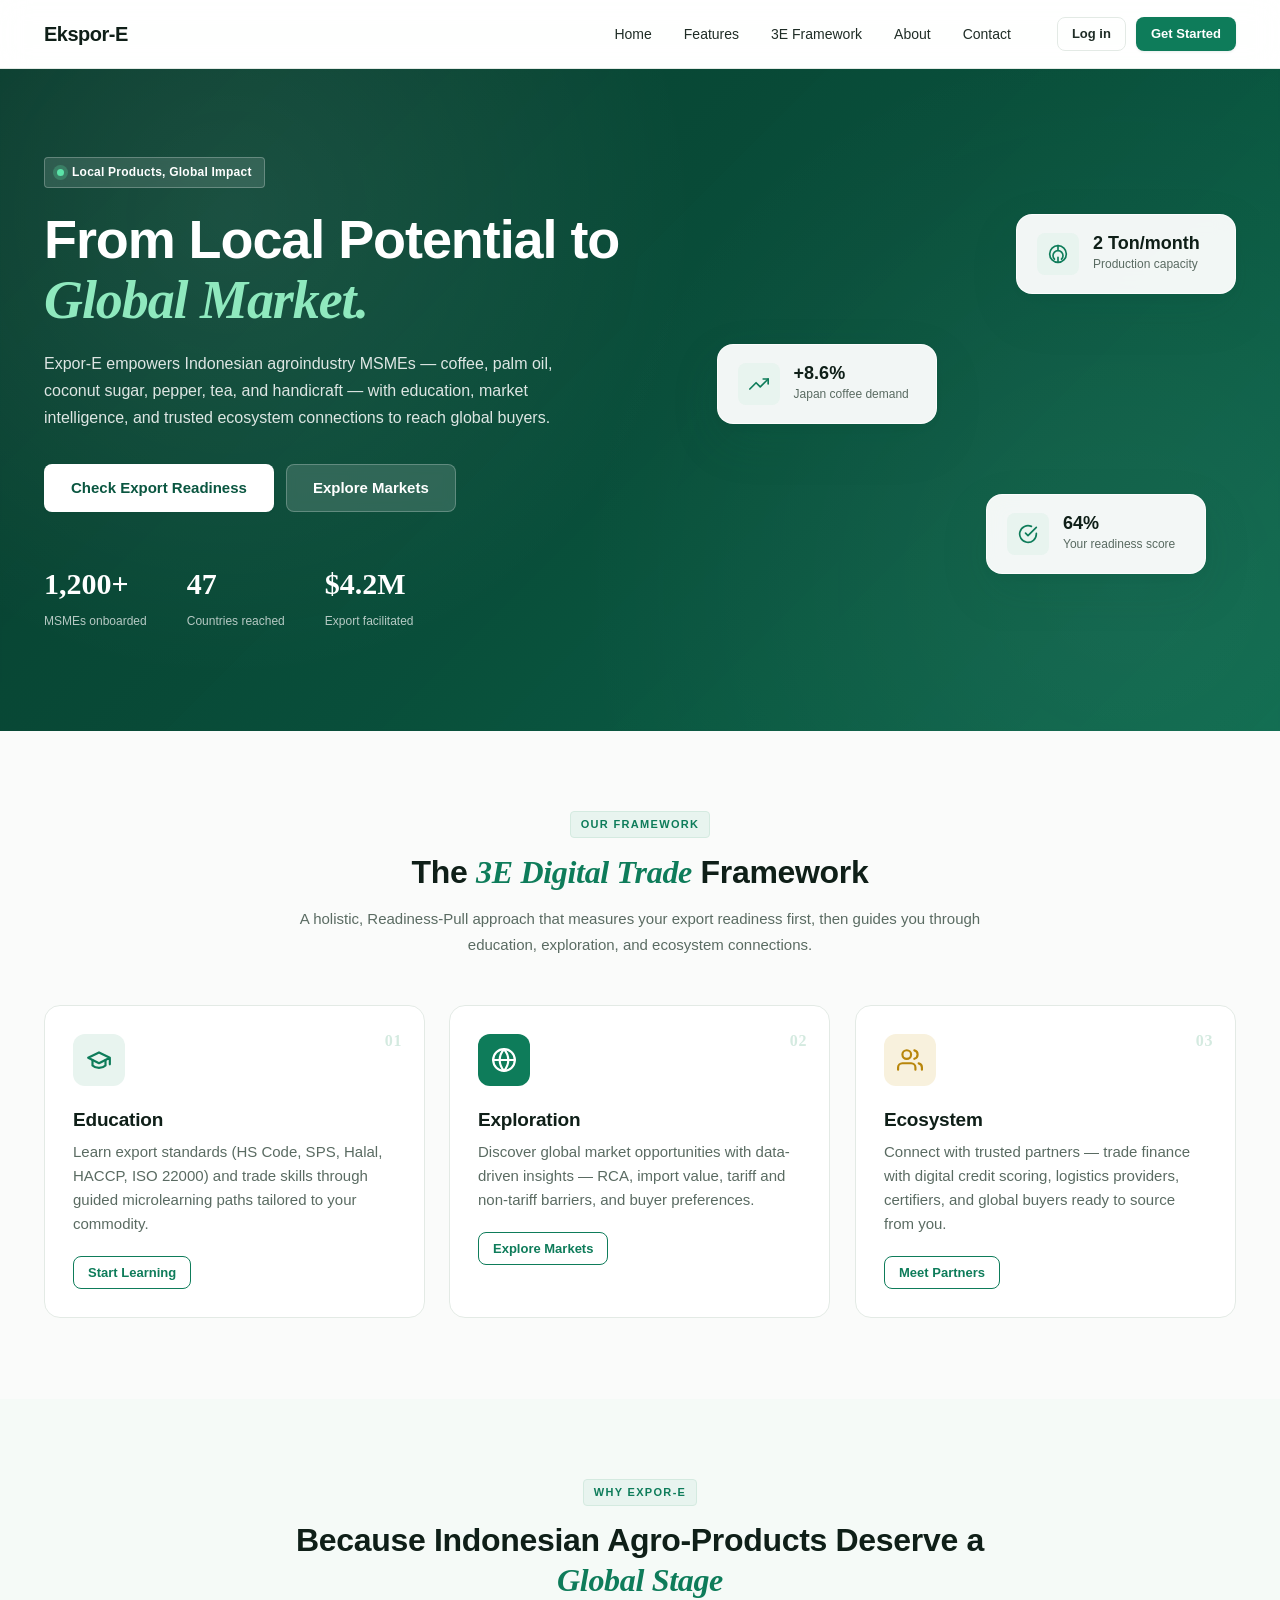
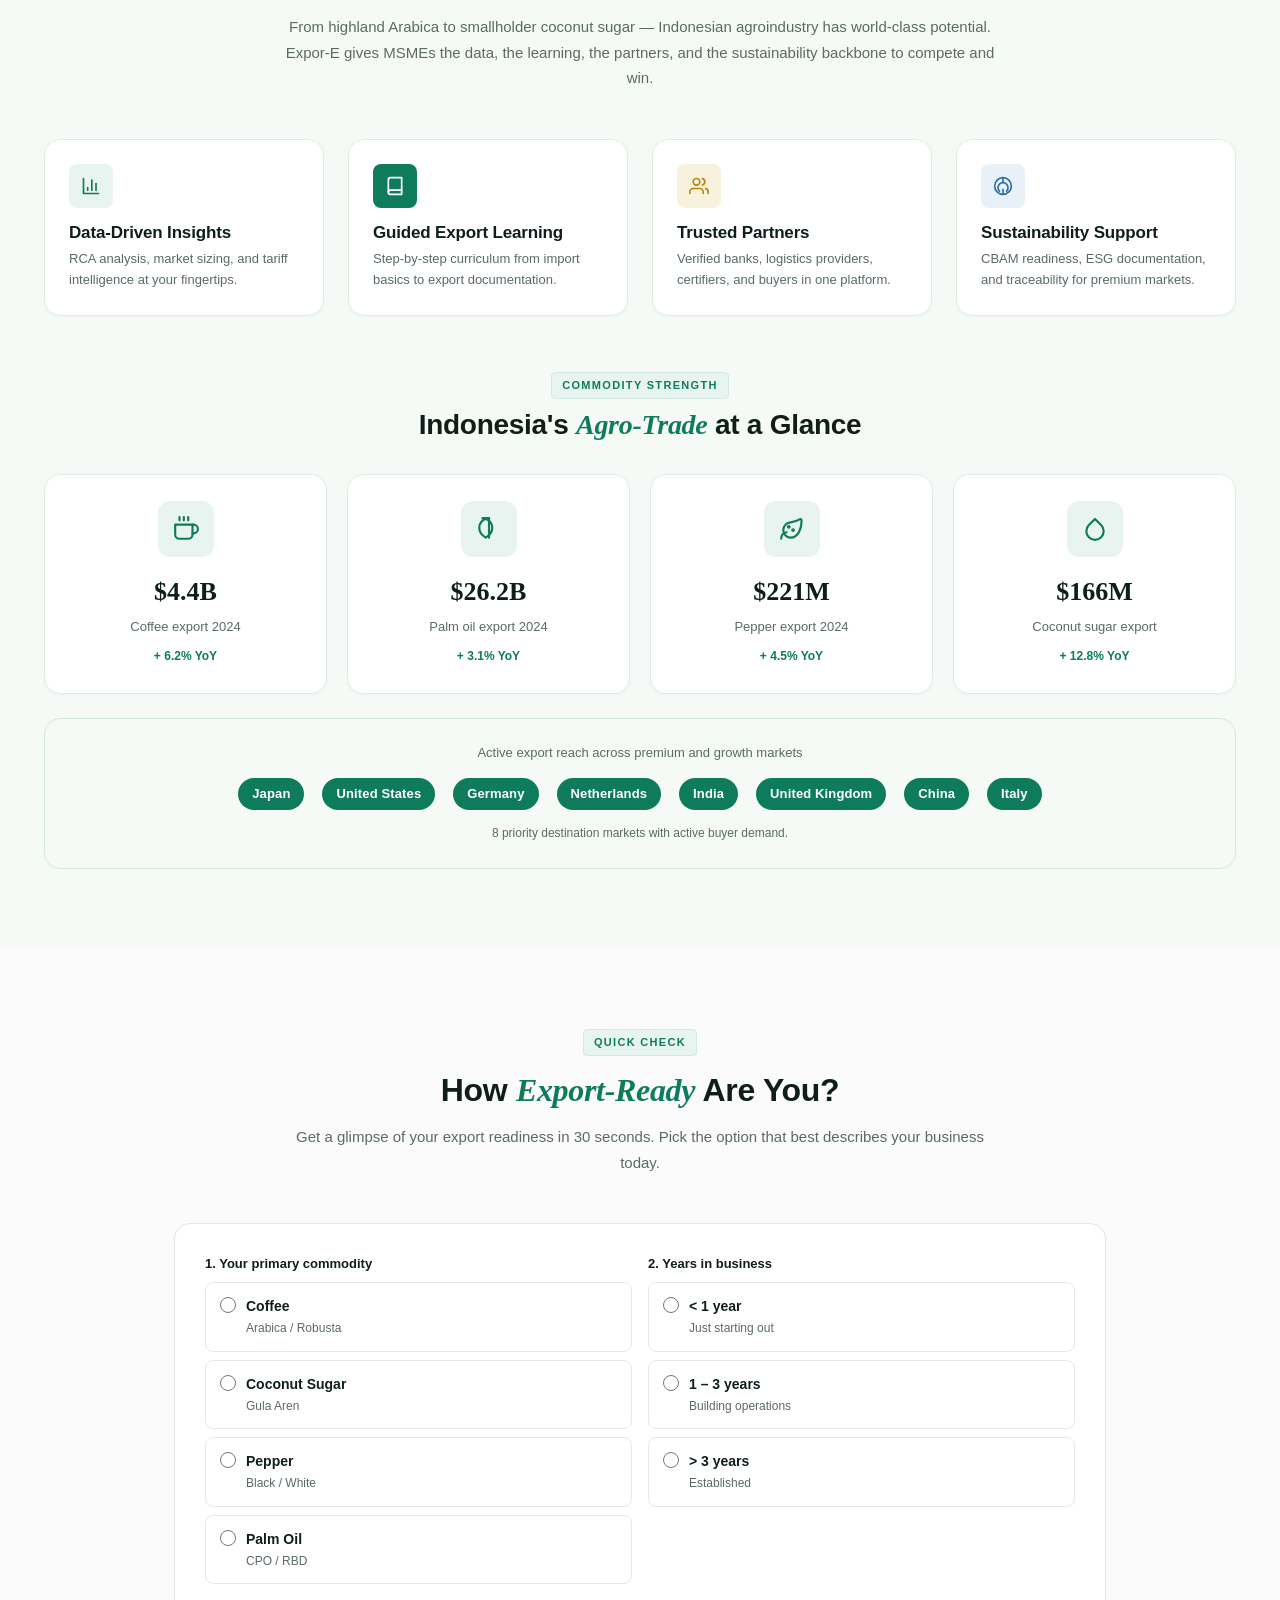
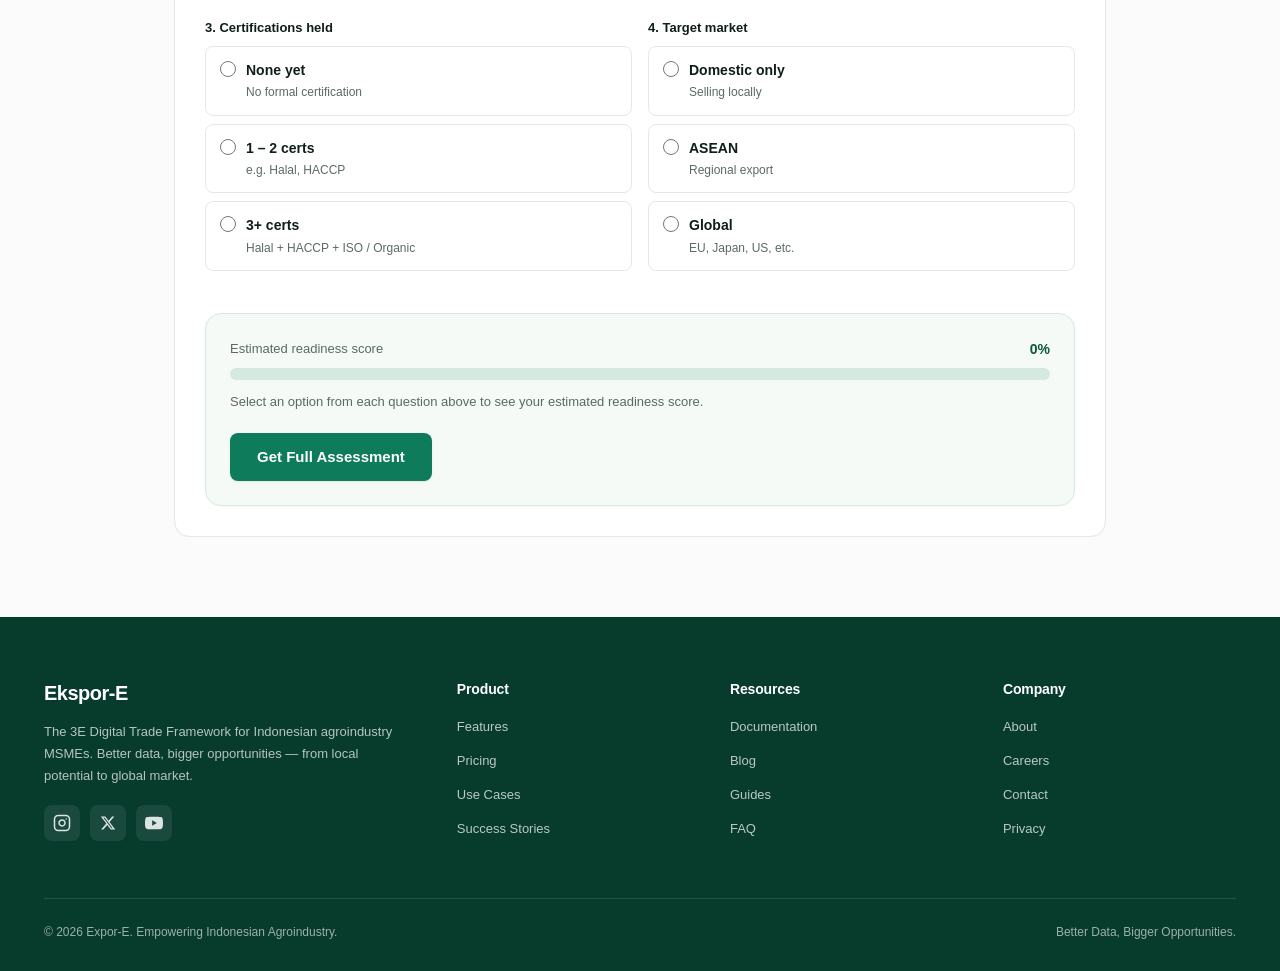
<file: index.html>
<!DOCTYPE html>
<html lang="en">
<head>
  <meta charset="UTF-8">
  <meta name="viewport" content="width=device-width, initial-scale=1.0">
  <title>Expor-E — From Local Potential to Global Market</title>
  <meta name="description" content="Expor-E empowers Indonesian agroindustry MSMEs — coffee, palm oil, coconut sugar, pepper, tea, and handicraft — with education, market intelligence, and trusted ecosystem connections to reach global buyers.">
  <link rel="stylesheet" href="style.css">
</head>
<body>

  <!-- ============= NAVBAR ============= -->
  <nav class="navbar">
    <div class="nav-inner">
      <a href="index.html" class="brand">
        <div class="brand-name">Ekspor-E</div>
      </a>
      <button class="mobile-nav-toggle" onclick="ExporE.toggleNav()" aria-label="Open menu">
        <svg width="22" height="22" viewBox="0 0 24 24" fill="none" stroke="currentColor" stroke-width="2.5" stroke-linecap="round"><line x1="3" y1="6" x2="21" y2="6"/><line x1="3" y1="12" x2="21" y2="12"/><line x1="3" y1="18" x2="21" y2="18"/></svg>
      </button>
      <div class="nav-menu">
        <a class="nav-link" href="index.html">Home</a>
        <a class="nav-link" href="#features">Features</a>
        <a class="nav-link" href="#framework">3E Framework</a>
        <a class="nav-link" href="#why">About</a>
        <a class="nav-link" href="#footer">Contact</a>
      </div>
      <div class="nav-actions">
        <a href="auth.html" class="btn btn-ghost btn-sm mobile-show">Log in</a>
        <a href="auth.html?mode=register" class="btn btn-primary btn-sm mobile-show">Get Started</a>
      </div>
    </div>
  </nav>
  <div class="nav-backdrop" onclick="ExporE.closeNav()"></div>

  <!-- ============= HERO ============= -->
  <section class="hero" id="home">
    <div class="hero-video-bg">
      <video class="hero-video" autoplay muted loop playsinline preload="auto">
        <source src="assets/videos/hero-bg.mp4" type="video/mp4">
      </video>
      <div class="hero-video-overlay"></div>
    </div>
    <div class="hero-inner">
      <div>
        <span class="hero-badge"><span class="hero-badge-dot"></span>Local Products, Global Impact</span>
        <h1>From Local Potential to <span class="accent">Global Market.</span></h1>
        <p class="hero-sub">Expor-E empowers Indonesian agroindustry MSMEs — coffee, palm oil, coconut sugar, pepper, tea, and handicraft — with education, market intelligence, and trusted ecosystem connections to reach global buyers.</p>
        <div class="hero-actions">
          <a href="auth.html" class="btn btn-white btn-lg">Check Export Readiness</a>
          <a href="markets.html" class="btn btn-light btn-lg">Explore Markets</a>
        </div>
        <div class="hero-stats">
          <div>
            <div class="hero-stat-num" data-counter="1200" data-suffix="+">1,200+</div>
            <div class="hero-stat-label">MSMEs onboarded</div>
          </div>
          <div>
            <div class="hero-stat-num" data-counter="47">47</div>
            <div class="hero-stat-label">Countries reached</div>
          </div>
          <div>
            <div class="hero-stat-num" data-counter="4.2" data-decimals="1" data-prefix="$" data-suffix="M">$4.2M</div>
            <div class="hero-stat-label">Export facilitated</div>
          </div>
        </div>
      </div>
      <div class="hero-card-stack">
        <div class="hero-float-card f1">
          <div class="ic">
            <svg width="20" height="20" viewBox="0 0 24 24" fill="none" stroke="currentColor" stroke-width="2" stroke-linecap="round" stroke-linejoin="round"><path d="M12 2v6m0 0c-3.31 0-6 2.69-6 6 0 1.66.67 3.16 1.76 4.24M12 8c3.31 0 6 2.69 6 6 0 1.66-.67 3.16-1.76 4.24M12 22v-6"/><circle cx="12" cy="12" r="10"/></svg>
          </div>
          <div>
            <div class="num">2 Ton/month</div>
            <div class="lbl">Production capacity</div>
          </div>
        </div>
        <div class="hero-float-card f2">
          <div class="ic">
            <svg width="20" height="20" viewBox="0 0 24 24" fill="none" stroke="currentColor" stroke-width="2" stroke-linecap="round" stroke-linejoin="round"><polyline points="23 6 13.5 15.5 8.5 10.5 1 18"/><polyline points="17 6 23 6 23 12"/></svg>
          </div>
          <div>
            <div class="num">+8.6%</div>
            <div class="lbl">Japan coffee demand</div>
          </div>
        </div>
        <div class="hero-float-card f3">
          <div class="ic">
            <svg width="20" height="20" viewBox="0 0 24 24" fill="none" stroke="currentColor" stroke-width="2" stroke-linecap="round" stroke-linejoin="round"><path d="M22 11.08V12a10 10 0 1 1-5.93-9.14"/><polyline points="22 4 12 14.01 9 11.01"/></svg>
          </div>
          <div>
            <div class="num">64%</div>
            <div class="lbl">Your readiness score</div>
          </div>
        </div>
      </div>
    </div>
  </section>

  <!-- ============= 3E FRAMEWORK ============= -->
  <section class="section" id="framework">
    <div class="container">
      <div class="section-head">
        <span class="eyebrow">Our Framework</span>
        <h2>The <span class="accent">3E Digital Trade</span> Framework</h2>
        <p>A holistic, Readiness-Pull approach that measures your export readiness first, then guides you through education, exploration, and ecosystem connections.</p>
      </div>
      <div class="grid grid-3">
        <div class="card-feature">
          <div class="card-icon">
            <svg width="26" height="26" viewBox="0 0 24 24" fill="none" stroke="currentColor" stroke-width="2" stroke-linecap="round" stroke-linejoin="round"><path d="M22 10v6M2 10l10-5 10 5-10 5z"/><path d="M6 12v5c3 3 9 3 12 0v-5"/></svg>
          </div>
          <div class="card-num">01</div>
          <h3>Education</h3>
          <p class="text-muted" style="margin-top:8px;">Learn export standards (HS Code, SPS, Halal, HACCP, ISO 22000) and trade skills through guided microlearning paths tailored to your commodity.</p>
          <a href="education.html" class="btn btn-outline btn-sm" style="margin-top:20px;">Start Learning</a>
        </div>
        <div class="card-feature">
          <div class="card-icon emerald">
            <svg width="26" height="26" viewBox="0 0 24 24" fill="none" stroke="currentColor" stroke-width="2" stroke-linecap="round" stroke-linejoin="round"><circle cx="12" cy="12" r="10"/><line x1="2" y1="12" x2="22" y2="12"/><path d="M12 2a15.3 15.3 0 0 1 4 10 15.3 15.3 0 0 1-4 10 15.3 15.3 0 0 1-4-10 15.3 15.3 0 0 1 4-10z"/></svg>
          </div>
          <div class="card-num">02</div>
          <h3>Exploration</h3>
          <p class="text-muted" style="margin-top:8px;">Discover global market opportunities with data-driven insights — RCA, import value, tariff and non-tariff barriers, and buyer preferences.</p>
          <a href="markets.html" class="btn btn-outline btn-sm" style="margin-top:20px;">Explore Markets</a>
        </div>
        <div class="card-feature">
          <div class="card-icon gold">
            <svg width="26" height="26" viewBox="0 0 24 24" fill="none" stroke="currentColor" stroke-width="2" stroke-linecap="round" stroke-linejoin="round"><path d="M17 21v-2a4 4 0 0 0-4-4H5a4 4 0 0 0-4 4v2"/><circle cx="9" cy="7" r="4"/><path d="M23 21v-2a4 4 0 0 0-3-3.87"/><path d="M16 3.13a4 4 0 0 1 0 7.75"/></svg>
          </div>
          <div class="card-num">03</div>
          <h3>Ecosystem</h3>
          <p class="text-muted" style="margin-top:8px;">Connect with trusted partners — trade finance with digital credit scoring, logistics providers, certifiers, and global buyers ready to source from you.</p>
          <a href="ecosystem.html" class="btn btn-outline btn-sm" style="margin-top:20px;">Meet Partners</a>
        </div>
      </div>
    </div>
  </section>

  <!-- ============= WHY EXPOR-E ============= -->
  <section class="section" id="why" style="background: var(--mint-bg);">
    <div class="container">
      <div class="section-head">
        <span class="eyebrow">Why Expor-E</span>
        <h2>Because Indonesian Agro-Products Deserve a <span class="accent">Global Stage</span></h2>
        <p>From highland Arabica to smallholder coconut sugar — Indonesian agroindustry has world-class potential. Expor-E gives MSMEs the data, the learning, the partners, and the sustainability backbone to compete and win.</p>
      </div>
      <div class="grid grid-4" id="features">
        <div class="card card-pad">
          <div class="icon-tile" style="margin-bottom:14px;">
            <svg width="22" height="22" viewBox="0 0 24 24" fill="none" stroke="currentColor" stroke-width="2" stroke-linecap="round" stroke-linejoin="round"><path d="M3 3v18h18"/><path d="M18 17V9"/><path d="M13 17V5"/><path d="M8 17v-3"/></svg>
          </div>
          <h3 style="font-size:17px;">Data-Driven Insights</h3>
          <p class="text-muted" style="margin-top:6px;font-size:13px;">RCA analysis, market sizing, and tariff intelligence at your fingertips.</p>
        </div>
        <div class="card card-pad">
          <div class="icon-tile emerald" style="margin-bottom:14px;">
            <svg width="22" height="22" viewBox="0 0 24 24" fill="none" stroke="currentColor" stroke-width="2" stroke-linecap="round" stroke-linejoin="round"><path d="M4 19.5A2.5 2.5 0 0 1 6.5 17H20"/><path d="M6.5 2H20v20H6.5A2.5 2.5 0 0 1 4 19.5v-15A2.5 2.5 0 0 1 6.5 2z"/></svg>
          </div>
          <h3 style="font-size:17px;">Guided Export Learning</h3>
          <p class="text-muted" style="margin-top:6px;font-size:13px;">Step-by-step curriculum from import basics to export documentation.</p>
        </div>
        <div class="card card-pad">
          <div class="icon-tile gold" style="margin-bottom:14px;">
            <svg width="22" height="22" viewBox="0 0 24 24" fill="none" stroke="currentColor" stroke-width="2" stroke-linecap="round" stroke-linejoin="round"><path d="M17 21v-2a4 4 0 0 0-4-4H5a4 4 0 0 0-4 4v2"/><circle cx="9" cy="7" r="4"/><path d="M23 21v-2a4 4 0 0 0-3-3.87"/><path d="M16 3.13a4 4 0 0 1 0 7.75"/></svg>
          </div>
          <h3 style="font-size:17px;">Trusted Partners</h3>
          <p class="text-muted" style="margin-top:6px;font-size:13px;">Verified banks, logistics providers, certifiers, and buyers in one platform.</p>
        </div>
        <div class="card card-pad">
          <div class="icon-tile info" style="margin-bottom:14px;">
            <svg width="22" height="22" viewBox="0 0 24 24" fill="none" stroke="currentColor" stroke-width="2" stroke-linecap="round" stroke-linejoin="round"><path d="M12 2v6m0 0c-3.31 0-6 2.69-6 6 0 1.66.67 3.16 1.76 4.24M12 8c3.31 0 6 2.69 6 6 0 1.66-.67 3.16-1.76 4.24M12 22v-6"/><circle cx="12" cy="12" r="10"/></svg>
          </div>
          <h3 style="font-size:17px;">Sustainability Support</h3>
          <p class="text-muted" style="margin-top:6px;font-size:13px;">CBAM readiness, ESG documentation, and traceability for premium markets.</p>
        </div>
      </div>

      <!-- Commodity Strength -->
      <div style="margin-top:56px;">
        <div class="text-center" style="margin-bottom:32px;">
          <span class="eyebrow">Commodity Strength</span>
          <h2 style="font-size:28px;font-weight:800;margin-top:8px;">Indonesia's <span class="accent" style="color:var(--emerald);font-family:var(--font-serif);font-style:italic;">Agro-Trade</span> at a Glance</h2>
        </div>
        <div class="stats-grid">
          <div class="stat-card">
            <div class="icon-box"><svg width="26" height="26" viewBox="0 0 24 24" fill="none" stroke="currentColor" stroke-width="2" stroke-linecap="round" stroke-linejoin="round"><path d="M18 8h1a4 4 0 0 1 0 8h-1"/><path d="M2 8h16v9a4 4 0 0 1-4 4H6a4 4 0 0 1-4-4V8z"/><line x1="6" y1="1" x2="6" y2="4"/><line x1="10" y1="1" x2="10" y2="4"/><line x1="14" y1="1" x2="14" y2="4"/></svg></div>
            <div class="stat-num" data-counter="4.8" data-decimals="1" data-prefix="$" data-suffix="B">$4.8B</div>
            <div class="stat-lbl">Coffee export 2024</div>
            <div class="stat-trend">+ 6.2% YoY</div>
          </div>
          <div class="stat-card">
            <div class="icon-box"><svg width="26" height="26" viewBox="0 0 24 24" fill="none" stroke="currentColor" stroke-width="2" stroke-linecap="round" stroke-linejoin="round"><path d="M12 2a9 9 0 0 0-9 9c0 4 3 7 6 9 3-2 6-5 6-9a9 9 0 0 0-9-9z"/><path d="M12 2v18"/></svg></div>
            <div class="stat-num" data-counter="28.4" data-decimals="1" data-prefix="$" data-suffix="B">$28.4B</div>
            <div class="stat-lbl">Palm oil export 2024</div>
            <div class="stat-trend">+ 3.1% YoY</div>
          </div>
          <div class="stat-card">
            <div class="icon-box"><svg width="26" height="26" viewBox="0 0 24 24" fill="none" stroke="currentColor" stroke-width="2" stroke-linecap="round" stroke-linejoin="round"><path d="M11 20A7 7 0 0 1 9.8 6.1C15.5 5 17 4.48 19.2 2.96a1 1 0 0 1 1.6.8c0 10.36-4.7 16.24-9.8 16.24Z"/><path d="M2 21c0-3 1.85-5.36 5.08-6"/><circle cx="9" cy="10" r="0.8" fill="currentColor"/><circle cx="13" cy="13" r="0.8" fill="currentColor"/></svg></div>
            <div class="stat-num" data-counter="240" data-decimals="0" data-prefix="$" data-suffix="M">$240M</div>
            <div class="stat-lbl">Pepper export 2024</div>
            <div class="stat-trend">+ 4.5% YoY</div>
          </div>
          <div class="stat-card">
            <div class="icon-box"><svg width="26" height="26" viewBox="0 0 24 24" fill="none" stroke="currentColor" stroke-width="2" stroke-linecap="round" stroke-linejoin="round"><path d="M12 2.69l5.66 5.66a8 8 0 1 1-11.31 0z"/></svg></div>
            <div class="stat-num" data-counter="180" data-decimals="0" data-prefix="$" data-suffix="M">$180M</div>
            <div class="stat-lbl">Coconut sugar export</div>
            <div class="stat-trend">+ 12.8% YoY</div>
          </div>
        </div>

        <!-- Global reach -->
        <div class="card card-mint card-pad" style="margin-top:24px;text-align:center;">
          <p class="text-muted" style="font-size:13px;margin-bottom:14px;">Active export reach across premium and growth markets</p>
          <div style="display:flex;justify-content:center;gap:18px;flex-wrap:wrap;">
            <span class="badge badge-emerald" style="font-size:13px;padding:6px 14px;">Japan</span>
            <span class="badge badge-emerald" style="font-size:13px;padding:6px 14px;">United States</span>
            <span class="badge badge-emerald" style="font-size:13px;padding:6px 14px;">Germany</span>
            <span class="badge badge-emerald" style="font-size:13px;padding:6px 14px;">Netherlands</span>
            <span class="badge badge-emerald" style="font-size:13px;padding:6px 14px;">India</span>
            <span class="badge badge-emerald" style="font-size:13px;padding:6px 14px;">United Kingdom</span>
            <span class="badge badge-emerald" style="font-size:13px;padding:6px 14px;">China</span>
            <span class="badge badge-emerald" style="font-size:13px;padding:6px 14px;">Italy</span>
          </div>
          <p class="text-muted" style="font-size:12px;margin-top:14px;">8 priority destination markets with active buyer demand.</p>
        </div>
      </div>
    </div>
  </section>

  <!-- ============= QUICK READINESS CHECK ============= -->
  <section class="section" id="quick-check">
    <div class="container container-narrow">
      <div class="section-head">
        <span class="eyebrow">Quick Check</span>
        <h2>How <span class="accent">Export-Ready</span> Are You?</h2>
        <p>Get a glimpse of your export readiness in 30 seconds. Pick the option that best describes your business today.</p>
      </div>

      <div class="card card-pad-lg">
        <div class="form-row" style="grid-template-columns: 1fr 1fr;">
          <!-- Q1 Commodity -->
          <div class="form-group">
            <label class="form-label">1. Your primary commodity</label>
            <div class="flex-col gap-8" data-question="commodity">
              <label class="form-check"><input type="radio" name="q-commodity" value="coffee"><span><span class="form-check-label">Coffee</span><span class="form-check-sub">Arabica / Robusta</span></span></label>
              <label class="form-check"><input type="radio" name="q-commodity" value="sugar"><span><span class="form-check-label">Coconut Sugar</span><span class="form-check-sub">Gula Aren</span></span></label>
              <label class="form-check"><input type="radio" name="q-commodity" value="pepper"><span><span class="form-check-label">Pepper</span><span class="form-check-sub">Black / White</span></span></label>
              <label class="form-check"><input type="radio" name="q-commodity" value="palmoil"><span><span class="form-check-label">Palm Oil</span><span class="form-check-sub">CPO / RBD</span></span></label>
            </div>
          </div>

          <!-- Q2 Years in business -->
          <div class="form-group">
            <label class="form-label">2. Years in business</label>
            <div class="flex-col gap-8" data-question="years">
              <label class="form-check"><input type="radio" name="q-years" value="lt1"><span><span class="form-check-label">&lt; 1 year</span><span class="form-check-sub">Just starting out</span></span></label>
              <label class="form-check"><input type="radio" name="q-years" value="1to3"><span><span class="form-check-label">1 – 3 years</span><span class="form-check-sub">Building operations</span></span></label>
              <label class="form-check"><input type="radio" name="q-years" value="gt3"><span><span class="form-check-label">&gt; 3 years</span><span class="form-check-sub">Established</span></span></label>
            </div>
          </div>

          <!-- Q3 Certifications -->
          <div class="form-group">
            <label class="form-label">3. Certifications held</label>
            <div class="flex-col gap-8" data-question="certs">
              <label class="form-check"><input type="radio" name="q-certs" value="none"><span><span class="form-check-label">None yet</span><span class="form-check-sub">No formal certification</span></span></label>
              <label class="form-check"><input type="radio" name="q-certs" value="1to2"><span><span class="form-check-label">1 – 2 certs</span><span class="form-check-sub">e.g. Halal, HACCP</span></span></label>
              <label class="form-check"><input type="radio" name="q-certs" value="3plus"><span><span class="form-check-label">3+ certs</span><span class="form-check-sub">Halal + HACCP + ISO / Organic</span></span></label>
            </div>
          </div>

          <!-- Q4 Target market -->
          <div class="form-group">
            <label class="form-label">4. Target market</label>
            <div class="flex-col gap-8" data-question="market">
              <label class="form-check"><input type="radio" name="q-market" value="domestic"><span><span class="form-check-label">Domestic only</span><span class="form-check-sub">Selling locally</span></span></label>
              <label class="form-check"><input type="radio" name="q-market" value="asean"><span><span class="form-check-label">ASEAN</span><span class="form-check-sub">Regional export</span></span></label>
              <label class="form-check"><input type="radio" name="q-market" value="global"><span><span class="form-check-label">Global</span><span class="form-check-sub">EU, Japan, US, etc.</span></span></label>
            </div>
          </div>
        </div>

        <!-- Preview result -->
        <div class="card card-mint card-pad" style="margin-top:24px;">
          <div class="progress-row">
            <span class="lbl">Estimated readiness score</span>
            <span class="val" id="quick-score">0%</span>
          </div>
          <div class="progress progress-lg" id="quick-progress">
            <div class="progress-bar" style="width:0%"></div>
          </div>
          <p class="text-muted" style="font-size:13px;margin-top:12px;" id="quick-message">Select an option from each question above to see your estimated readiness score.</p>
          <div style="margin-top:20px;">
            <a href="auth.html?mode=register" class="btn btn-primary btn-lg">Get Full Assessment</a>
          </div>
        </div>
      </div>
    </div>
  </section>

  <!-- ============= FOOTER ============= -->
  <footer class="footer" id="footer">
    <div class="container">
      <div class="footer-grid">
        <div class="footer-brand">
          <div class="brand">
            <div class="brand-name">Ekspor-E</div>
          </div>
          <p>The 3E Digital Trade Framework for Indonesian agroindustry MSMEs. Better data, bigger opportunities — from local potential to global market.</p>
          <div class="footer-social" style="margin-top:18px;">
            <a href="https://instagram.com" target="_blank" rel="noopener noreferrer" aria-label="Instagram">
              <svg width="18" height="18" viewBox="0 0 24 24" fill="none" stroke="currentColor" stroke-width="2" stroke-linecap="round" stroke-linejoin="round">
                <rect x="2" y="2" width="20" height="20" rx="5" ry="5"></rect>
                <path d="M16 11.37A4 4 0 1 1 12.63 8 4 4 0 0 1 16 11.37z"></path>
                <line x1="17.5" y1="6.5" x2="17.51" y2="6.5"></line>
              </svg>
            </a>
            <a href="https://x.com" target="_blank" rel="noopener noreferrer" aria-label="X (Twitter)">
              <svg width="16" height="16" viewBox="0 0 24 24" fill="currentColor">
                <path d="M18.244 2.25h3.308l-7.227 8.26 8.502 11.24H16.17l-5.214-6.817L4.99 21.75H1.68l7.73-8.835L1.254 2.25H8.08l4.713 6.231zm-1.161 17.52h1.833L7.084 4.126H5.117z"></path>
              </svg>
            </a>
            <a href="https://youtube.com" target="_blank" rel="noopener noreferrer" aria-label="YouTube">
              <svg width="18" height="18" viewBox="0 0 24 24" fill="currentColor">
                <path d="M23.498 6.186a3.016 3.016 0 0 0-2.122-2.136C19.505 3.545 12 3.545 12 3.545s-7.505 0-9.377.505A3.017 3.017 0 0 0 .502 6.186C0 8.07 0 12 0 12s0 3.93.502 5.814a3.016 3.016 0 0 0 2.122 2.136c1.871.505 9.376.505 9.376.505s7.505 0 9.377-.505a3.015 3.015 0 0 0 2.122-2.136C24 15.93 24 12 24 12s0-3.93-.502-5.814zM9.545 15.568V8.432L15.818 12l-6.273 3.568z"></path>
              </svg>
            </a>
          </div>
        </div>
        <div class="footer-col">
          <h4>Product</h4>
          <ul>
            <li><a href="#features">Features</a></li>
            <li><a href="auth.html?mode=register">Pricing</a></li>
            <li><a href="#framework">Use Cases</a></li>
            <li><a href="markets.html">Success Stories</a></li>
          </ul>
        </div>
        <div class="footer-col">
          <h4>Resources</h4>
          <ul>
            <li><a href="education.html">Documentation</a></li>
            <li><a href="#why">Blog</a></li>
            <li><a href="education.html">Guides</a></li>
            <li><a href="#quick-check">FAQ</a></li>
          </ul>
        </div>
        <div class="footer-col">
          <h4>Company</h4>
          <ul>
            <li><a href="#why">About</a></li>
            <li><a href="#why">Careers</a></li>
            <li><a href="#footer">Contact</a></li>
            <li><a href="#footer">Privacy</a></li>
          </ul>
        </div>
      </div>
      <div class="footer-bottom">
        <p>© 2026 Expor-E. Empowering Indonesian Agroindustry.</p>
        <p>Better Data, Bigger Opportunities.</p>
      </div>
    </div>
  </footer>

  <script src="script.js"></script>
  <script>
    /* ---------- Quick-check interactive scoring ---------- */
    (function () {
      const scoreEl = document.getElementById('quick-score');
      const barEl = document.querySelector('#quick-progress .progress-bar');
      const msgEl = document.getElementById('quick-message');

      function calcScore() {
        const commodity = document.querySelector('input[name="q-commodity"]:checked');
        const years = document.querySelector('input[name="q-years"]:checked');
        const certs = document.querySelector('input[name="q-certs"]:checked');
        const market = document.querySelector('input[name="q-market"]:checked');

        let score = 25; // base
        if (commodity) score += 10;
        if (years) {
          if (years.value === 'lt1') score += 5;
          else if (years.value === '1to3') score += 12;
          else if (years.value === 'gt3') score += 20;
        }
        if (certs) {
          if (certs.value === 'none') score += 5;
          else if (certs.value === '1to2') score += 15;
          else if (certs.value === '3plus') score += 25;
        }
        if (market) {
          if (market.value === 'domestic') score += 5;
          else if (market.value === 'asean') score += 15;
          else if (market.value === 'global') score += 25;
        }
        if (score > 100) score = 100;
        return { score, commodity, years, certs, market };
      }

      function render() {
        const { score, commodity, years, certs, market } = calcScore();
        scoreEl.textContent = score + '%';
        barEl.style.width = score + '%';
        barEl.classList.remove('warning', 'danger', 'gold', 'info');
        if (score < 40) barEl.classList.add('danger');
        else if (score < 70) barEl.classList.add('warning');
        else if (score < 85) barEl.classList.add('info');
        else barEl.classList.add('gold');

        const answered = [commodity, years, certs, market].filter(Boolean).length;
        if (answered === 0) {
          msgEl.textContent = 'Select an option from each question above to see your estimated readiness score.';
        } else if (answered < 4) {
          msgEl.textContent = 'Good progress — ' + answered + '/4 answered. Keep going for a complete estimate.';
        } else {
          let label = 'Getting Started';
          if (score >= 85) label = 'Export Ready';
          else if (score >= 70) label = 'Good Progress';
          else if (score >= 50) label = 'Building Up';
          msgEl.textContent = 'Your estimated readiness: ' + score + '% — ' + label + '. Sign up for the full assessment with detailed recommendations.';
          if (typeof ExporE !== 'undefined' && ExporE.showToast) {
            ExporE.showToast('Quick check complete! Score: ' + score + '%', 'success');
          }
        }
      }

      document.querySelectorAll('input[type="radio"]').forEach(r => {
        r.addEventListener('change', render);
        r.addEventListener('change', () => {
          r.closest('[data-question]').querySelectorAll('.form-check').forEach(fc => fc.classList.remove('checked'));
          r.closest('.form-check').classList.add('checked');
        });
      });
    })();
  </script>
</body>
</html>
</file>
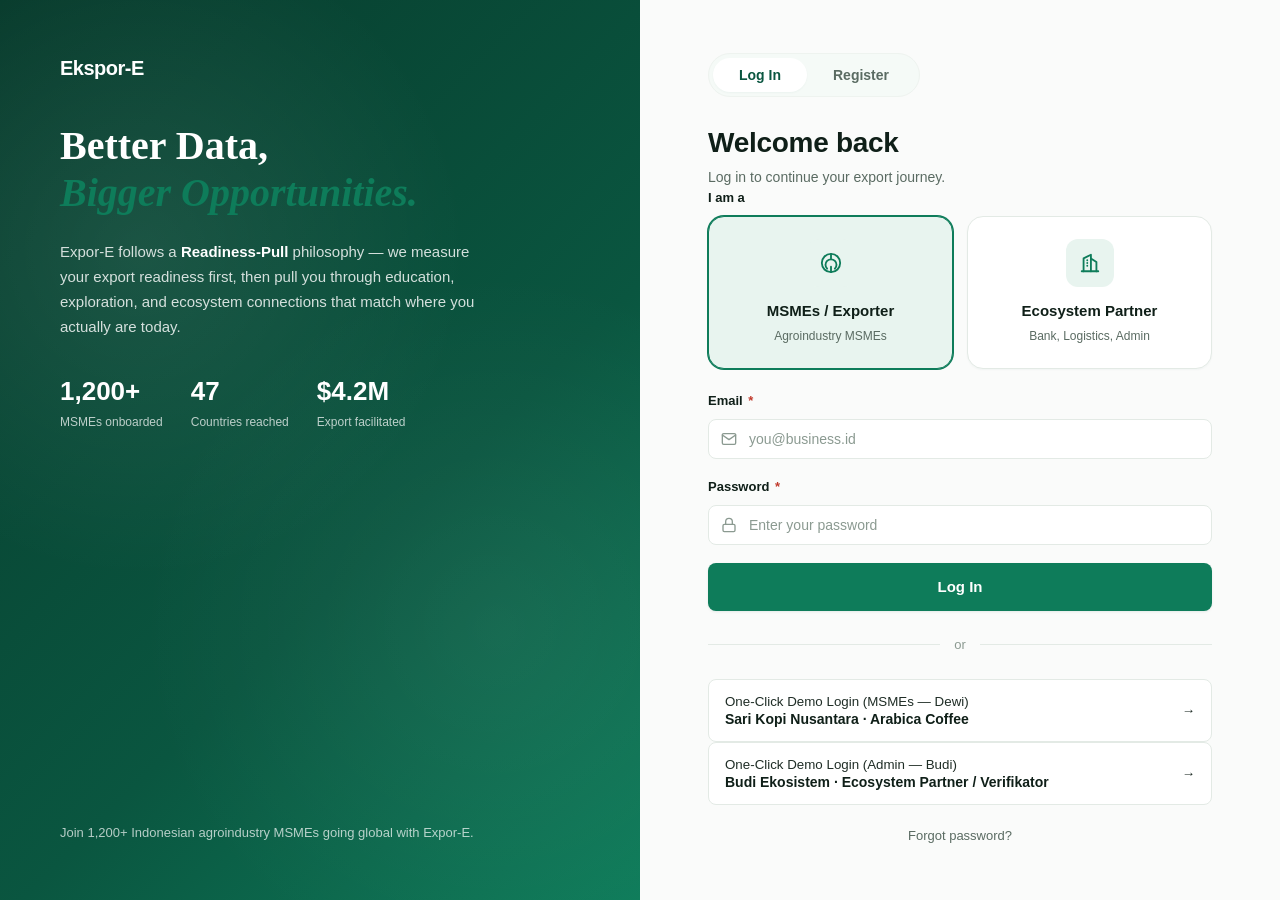
<file: admin.html>
<!DOCTYPE html>
<html lang="en">

<head>
  <meta charset="UTF-8">
  <meta name="viewport" content="width=device-width, initial-scale=1.0">
  <title>Expor-E — Admin Dashboard</title>
  <meta name="description"
    content="Ecosystem partner dashboard for Expor-E — verify certifications, approve financing, manage logistics, and oversee 1,248 MSMEs nationwide.">
  <link rel="stylesheet" href="style.css?v=2.4">
</head>

<body>
  <div class="app-shell">
    <!-- ============ SIDEBAR ============ -->
    <aside class="app-sidebar">
      <div class="sidebar-brand">
        <a href="admin.html" class="brand">
          <div class="brand-name">Ekspor-E</div>
        </a>
      </div>

      <div class="sidebar-user">
        <div class="sidebar-user-info">
          <div class="sidebar-user-name" data-user-name>Budi Ekosistem</div>
          <div class="sidebar-user-role" data-user-role>Ecosystem Partner</div>
        </div>
      </div>

      <div class="sidebar-nav-section">Main Menu</div>
      <a href="admin.html" class="sidebar-link active" data-nav-target="overview">
        <span class="lbl">Admin Dashboard</span>
      </a>

      <div class="sidebar-nav-section">Verifications</div>
      <a href="#certifications" class="sidebar-link" data-nav-target="certifications">
        <span class="lbl">Certifications</span>
      </a>
      <a href="#financing" class="sidebar-link" data-nav-target="financing">
        <span class="lbl">Financing Requests</span>
      </a>

      <div class="sidebar-nav-section">Operations</div>
      <a href="#logistics" class="sidebar-link" data-nav-target="logistics">
        <span class="lbl">Logistics Control</span>
      </a>
      <a href="#registry" class="sidebar-link" data-nav-target="registry">
        <span class="lbl">MSMEs Registry</span>
      </a>
      <a href="#reports" class="sidebar-link" data-nav-target="reports">
        <span class="lbl">Reports</span>
      </a>

      <div class="sidebar-footer">
        <button type="button" class="sidebar-link" onclick="ExporE.logout()" style="width: 100%; border: none; background: transparent; cursor: pointer; text-align: left;">
          <span class="lbl">Logout</span>
        </button>
      </div>
    </aside>
    <div class="sidebar-overlay" onclick="ExporE.closeSidebar()"></div>
    <!-- ============ MAIN ============ -->
    <main class="app-main">
      <!-- HEADER -->
      <header class="app-header">
        <button class="sidebar-toggle" onclick="ExporE.toggleSidebar()" aria-label="Open sidebar">
          <svg width="22" height="22" viewBox="0 0 24 24" fill="none" stroke="currentColor" stroke-width="2.5"
            stroke-linecap="round">
            <line x1="3" y1="6" x2="21" y2="6" />
            <line x1="3" y1="12" x2="21" y2="12" />
            <line x1="3" y1="18" x2="21" y2="18" />
          </svg>
        </button>
        <div>
          <h1>Welcome back, <span data-user-name>Budi</span></h1>
          <div class="sub">You're managing verifications, financing approvals, and logistics status for 1,248 MSMEs
            nationwide.</div>
        </div>
        <div class="app-header-actions">
          <button class="bell-btn" aria-label="Notifications" onclick="ExporE.showToast('You have pending verification alerts.', 'info')">
            <svg width="18" height="18" viewBox="0 0 24 24" fill="none" stroke="currentColor" stroke-width="2" stroke-linecap="round" stroke-linejoin="round"><path d="M18 8A6 6 0 0 0 6 8c0 7-3 9-3 9h18s-3-2-3-9"/><path d="M13.73 21a2 2 0 0 1-3.46 0"/></svg>
            <span class="dot"></span>
          </button>
        </div>
      </header>

      <div class="app-content">

      <!-- NOTICE BANNER -->
      <div class="notice-banner mb-24">
        <span class="ic"><svg viewBox="0 0 24 24" fill="none" stroke="currentColor" stroke-width="2" stroke-linecap="round" stroke-linejoin="round"><path d="M9 18h6"/><path d="M10 22h4"/><path d="M12 2a7 7 0 0 0-4 12.7c.5.4.8 1 .9 1.6h6.2c.1-.6.4-1.2.9-1.6A7 7 0 0 0 12 2Z"/></svg></span>
        <span>Live overview of national agroindustry export readiness — approve certifications, financing, and update
          shipment statuses.</span>
      </div>

      <!-- ADMIN STAT CARDS -->
      <div class="grid grid-4 mb-24">
        <div class="admin-stat-card">
          <div class="label">Total MSMEs</div>
          <div class="value" data-admin-stat="totalMSMEs">1,248</div>
          <div class="desc">↗ +12% this quarter</div>
        </div>
        <div class="admin-stat-card">
          <div class="label">Pending Certifications</div>
          <div class="value" data-admin-stat="pendingCerts">18</div>
          <div class="desc">Awaiting review</div>
        </div>
        <div class="admin-stat-card">
          <div class="label">Pending Finance Requests</div>
          <div class="value" data-admin-stat="pendingFinance">7</div>
          <div class="desc">$284K total value</div>
        </div>
        <div class="admin-stat-card">
          <div class="label">Active Shipments</div>
          <div class="value" data-admin-stat="activeShipments">64</div>
          <div class="desc">Across 12 countries</div>
        </div>
      </div>

      <!-- NATIONAL READINESS OVERVIEW -->
      <div class="card card-pad-lg mb-24">
        <h3>National Readiness Overview</h3>
        <p class="text-muted" style="font-size: 13px; margin-top: 4px; margin-bottom: 24px;">
          Aggregated export readiness score across all registered MSMEs and key agroindustry commodities.
        </p>
        <div class="grid grid-3">
          <!-- Donut -->
          <div style="text-align: center;">
            <div class="donut donut-lg" id="national-readiness-donut" style="--p: 62;">
              <div class="donut-inner">
                <div class="donut-num">62<span class="pct">%</span></div>
                <div class="donut-lbl">National Readiness</div>
              </div>
            </div>
            <p class="text-muted" style="font-size: 12px; margin-top: 14px;">Average across 1,248 MSMEs</p>
          </div>

          <!-- Commodity readiness bars -->
          <div style="grid-column: span 2;">
            <h4 class="mb-16">Top Commodities — Avg Readiness</h4>
            <div class="flex-col gap-16">
              <div>
                <div class="progress-row">
                  <span class="lbl">Coffee (Arabica + Robusta)</span>
                  <span class="val">68%</span>
                </div>
                <div class="progress progress-lg">
                  <div class="progress-bar" style="width: 68%;"></div>
                </div>
                <div class="text-muted" style="font-size: 12px; margin-top: 6px;">412 MSMEs · Top market: Japan</div>
              </div>
              <div>
                <div class="progress-row">
                  <span class="lbl">Palm Oil</span>
                  <span class="val">72%</span>
                </div>
                <div class="progress progress-lg">
                  <div class="progress-bar" style="width: 72%;"></div>
                </div>
                <div class="text-muted" style="font-size: 12px; margin-top: 6px;">298 MSMEs · Top market: India</div>
              </div>
              <div>
                <div class="progress-row">
                  <span class="lbl">Coconut Sugar</span>
                  <span class="val">54%</span>
                </div>
                <div class="progress progress-lg">
                  <div class="progress-bar warning" style="width: 54%;"></div>
                </div>
                <div class="text-muted" style="font-size: 12px; margin-top: 6px;">186 MSMEs · Top market: Netherlands
                </div>
              </div>
              <div>
                <div class="progress-row">
                  <span class="lbl">Pepper</span>
                  <span class="val">48%</span>
                </div>
                <div class="progress progress-lg">
                  <div class="progress-bar danger" style="width: 48%;"></div>
                </div>
                <div class="text-muted" style="font-size: 12px; margin-top: 6px;">152 MSMEs · Needs support</div>
              </div>
            </div>
          </div>
        </div>
      </div>

      <!-- CERTIFICATION VERIFICATION QUEUE -->
      <div class="card card-pad mb-24" id="certifications">
        <h3>Certification Verification Queue</h3>
        <p class="text-muted" style="font-size: 13px; margin-top: 4px; margin-bottom: 16px;">
          Review and approve/reject MSMEs certification submissions.
        </p>
        <div class="table-wrap">
          <table class="data-table">
            <thead>
              <tr>
                <th>MSMEs</th>
                <th>Certification Type</th>
                <th>Submission Date</th>
                <th>Action</th>
              </tr>
            </thead>
            <tbody id="admin-cert-table"></tbody>
          </table>
        </div>
      </div>

      <!-- FINANCE + LOGISTICS (2 COLUMN) -->
      <div class="grid grid-2 mb-24">
        <!-- Digital Credit Scoring Review -->
        <div class="card card-pad" id="financing">
          <h3>Digital Credit Scoring Review</h3>
          <p class="text-muted" style="font-size: 13px; margin-top: 4px; margin-bottom: 16px;">
            Evaluate and approve export financing requests with AI-assisted credit scores.
          </p>
          <div class="table-wrap">
            <table class="data-table">
              <thead>
                <tr>
                  <th>MSMEs</th>
                  <th>Amount</th>
                  <th>Purpose</th>
                  <th>Credit Score</th>
                  <th>Action</th>
                </tr>
              </thead>
              <tbody id="admin-finance-table"></tbody>
            </table>
          </div>
        </div>

        <!-- Logistics Status Control -->
        <div class="card card-pad" id="logistics">
          <h3>Logistics Status Control</h3>
          <p class="text-muted" style="font-size: 13px; margin-top: 4px; margin-bottom: 16px;">
            Update shipment statuses — changes instantly reflect on MSMEs dashboards.
          </p>
          <div class="table-wrap">
            <table class="data-table">
              <thead>
                <tr>
                  <th>Shipment ID</th>
                  <th>Product</th>
                  <th>Destination</th>
                  <th>Current Status</th>
                  <th>Update To</th>
                </tr>
              </thead>
              <tbody id="admin-ship-table"></tbody>
            </table>
          </div>
        </div>
      </div>

      <!-- MSMEs REGISTRY -->
      <div class="card card-pad mb-24" id="registry">
        <div class="flex justify-between items-center mb-16" style="flex-wrap:wrap; gap:12px;">
          <div>
            <h3>MSMEs Registry</h3>
            <p class="text-muted" style="font-size: 13px; margin-top: 4px;">
              All registered agroindustry MSMEs on the Expor-E platform.
            </p>
          </div>
          <div class="flex gap-12 items-center">
            <div class="input-icon">
              <span class="ic"><svg width="16" height="16" viewBox="0 0 24 24" fill="none" stroke="currentColor" stroke-width="2" stroke-linecap="round" stroke-linejoin="round"><circle cx="11" cy="11" r="8"/><line x1="21" y1="21" x2="16.65" y2="16.65"/></svg></span>
              <input class="form-control" type="text" placeholder="Search MSMEs..."
                style="width: 200px; padding: 8px 12px 8px 36px; font-size: 13px;"
                oninput="filterMSMEsmRegistry(this.value)">
            </div>
            <button class="btn btn-primary btn-sm"
              onclick="ExporE.showToast('Export registry as CSV (demo).', 'success');"> Export</button>
          </div>
        </div>
        <div class="table-wrap">
          <table class="data-table" id="MSMEs-registry-table">
            <thead>
              <tr>
                <th>MSMEs Name</th>
                <th>Commodity</th>
                <th>Region</th>
                <th>Readiness</th>
                <th>Certifications</th>
                <th>Status</th>
                <th>Joined</th>
              </tr>
            </thead>
            <tbody>
              <tr data-MSMEs-row>
                <td class="cell-strong">Sari Kopi Nusantara</td>
                <td>Arabica Coffee</td>
                <td class="cell-muted">Aceh Gayo</td>
                <td><strong class="text-emerald">64%</strong></td>
                <td><span class="badge badge-success">Halal</span> <span class="badge badge-warning">HACCP</span></td>
                <td><span class="badge badge-success">Active</span></td>
                <td class="cell-muted">2026-08-12</td>
              </tr>
              <tr data-MSMEs-row>
                <td class="cell-strong">Kreasi Lada Lampung</td>
                <td>Black Pepper</td>
                <td class="cell-muted">Lampung</td>
                <td><strong>58%</strong></td>
                <td><span class="badge badge-warning">ISO 22000</span></td>
                <td><span class="badge badge-success">Active</span></td>
                <td class="cell-muted">2026-08-20</td>
              </tr>
              <tr data-MSMEs-row>
                <td class="cell-strong">Gula Aren Asli</td>
                <td>Coconut Sugar</td>
                <td class="cell-muted">Banten</td>
                <td><strong class="text-emerald">71%</strong></td>
                <td><span class="badge badge-success">Organic</span> <span class="badge badge-warning">Fair Trade</span>
                </td>
                <td><span class="badge badge-success">Active</span></td>
                <td class="cell-muted">2026-09-03</td>
              </tr>
              <tr data-MSMEs-row>
                <td class="cell-strong">Teh Hijau Wonosobo</td>
                <td>Green Tea</td>
                <td class="cell-muted">Central Java</td>
                <td><strong>52%</strong></td>
                <td><span class="badge badge-warning">Halal</span></td>
                <td><span class="badge badge-warning">Onboarding</span></td>
                <td class="cell-muted">2026-10-22</td>
              </tr>
              <tr data-MSMEs-row>
                <td class="cell-strong">Kriya Bambu Jepara</td>
                <td> Handicraft</td>
                <td class="cell-muted">Jepara</td>
                <td><strong class="text-emerald">76%</strong></td>
                <td><span class="badge badge-success">FDA</span> <span class="badge badge-success">ISO 9001</span></td>
                <td><span class="badge badge-success">Active</span></td>
                <td class="cell-muted">2026-07-15</td>
              </tr>
              <tr data-MSMEs-row>
                <td class="cell-strong">Sawit Mandiri Riau</td>
                <td>Palm Oil</td>
                <td class="cell-muted">Riau</td>
                <td><strong>67%</strong></td>
                <td><span class="badge badge-success">RSPO</span> <span class="badge badge-warning">ISPO</span></td>
                <td><span class="badge badge-success">Active</span></td>
                <td class="cell-muted">2026-06-28</td>
              </tr>
              <tr data-MSMEs-row>
                <td class="cell-strong">Kopi Robusta Lampung</td>
                <td>Robusta Coffee</td>
                <td class="cell-muted">Lampung</td>
                <td><strong>61%</strong></td>
                <td><span class="badge badge-success">Halal</span></td>
                <td><span class="badge badge-success">Active</span></td>
                <td class="cell-muted">2026-09-18</td>
              </tr>
              <tr data-MSMEs-row>
                <td class="cell-strong">Teh Hitam Wonosobo</td>
                <td>Black Tea</td>
                <td class="cell-muted">Central Java</td>
                <td><strong>49%</strong></td>
                <td><span class="badge badge-muted">None</span></td>
                <td><span class="badge badge-warning">Onboarding</span></td>
                <td class="cell-muted">2026-10-25</td>
              </tr>
            </tbody>
          </table>
        </div>
      </div>

      <!-- REPORTS -->
      <div class="card card-pad mb-24" id="reports">
        <div class="flex justify-between items-center mb-16" style="flex-wrap:wrap; gap:12px;">
          <div>
            <h3>Reports & Analytics</h3>
            <p class="text-muted" style="font-size: 13px; margin-top: 4px;">
              Export performance, readiness trends, and ecosystem insights.
            </p>
          </div>
          <div class="flex gap-12">
            <select class="form-control" style="width: auto; padding: 8px 32px 8px 12px; font-size: 13px;">
              <option>Last 30 days</option>
              <option>Last quarter</option>
              <option>This year</option>
            </select>
            <button class="btn btn-primary btn-sm"
              onclick="ExporE.showToast('Report generated & downloaded (demo).', 'success');"> Generate Report</button>
          </div>
        </div>

        <div class="kpi-grid mb-24">
          <div class="kpi-card">
            
            <div class="kpi-num">$4.2M</div>
            <div class="kpi-lbl">Total Export Facilitated</div>
            <div class="kpi-trend up">▲ 18% vs last month</div>
          </div>
          <div class="kpi-card">
           
            <div class="kpi-num">342</div>
            <div class="kpi-lbl">Shipments This Month</div>
            <div class="kpi-trend up">▲ 12% vs last month</div>
          </div>
          <div class="kpi-card">
            
            <div class="kpi-num">87%</div>
            <div class="kpi-lbl">Cert Approval Rate</div>
            <div class="kpi-trend up">▲ 3% vs last month</div>
          </div>
          <div class="kpi-card">
          
            <div class="kpi-num">2.3d</div>
            <div class="kpi-lbl">Avg Processing Time</div>
            <div class="kpi-trend up">▼ 0.5d faster</div>
          </div>
        </div>

        <h4 class="mb-16">Top Export Commodities (This Quarter)</h4>
        <div class="grid grid-2 mb-24">
          <div class="progress-row">
            <div class="flex justify-between mb-8"><span class="fw-600 fs-14"> Coffee (Arabica + Robusta)</span><span
                class="text-emerald fw-700">$1.8M · 412 MSMEs</span></div>
            <div class="progress progress-lg">
              <div class="progress-bar" style="width: 92%;"></div>
            </div>
          </div>
          <div class="progress-row">
            <div class="flex justify-between mb-8"><span class="fw-600 fs-14"> Palm Oil</span><span
                class="text-emerald fw-700">$1.2M · 287 MSMEs</span></div>
            <div class="progress progress-lg">
              <div class="progress-bar" style="width: 78%;"></div>
            </div>
          </div>
          <div class="progress-row">
            <div class="flex justify-between mb-8"><span class="fw-600 fs-14"> Coconut Sugar</span><span
                class="text-emerald fw-700">$480K · 156 MSMEs</span></div>
            <div class="progress progress-lg">
              <div class="progress-bar" style="width: 54%;"></div>
            </div>
          </div>
          <div class="progress-row">
            <div class="flex justify-between mb-8"><span class="fw-600 fs-14"> Pepper</span><span
                class="text-emerald fw-700">$320K · 98 MSMEs</span></div>
            <div class="progress progress-lg">
              <div class="progress-bar" style="width: 41%;"></div>
            </div>
          </div>
          <div class="progress-row">
            <div class="flex justify-between mb-8"><span class="fw-600 fs-14"> Tea</span><span
                class="text-emerald fw-700">$240K · 142 MSMEs</span></div>
            <div class="progress progress-lg">
              <div class="progress-bar" style="width: 35%;"></div>
            </div>
          </div>
          <div class="progress-row">
            <div class="flex justify-between mb-8"><span class="fw-600 fs-14"> Handicraft</span><span
                class="text-emerald fw-700">$160K · 153 MSMEs</span></div>
            <div class="progress progress-lg">
              <div class="progress-bar" style="width: 28%;"></div>
            </div>
          </div>
        </div>

        <h4 class="mb-16">Top Destination Markets</h4>
        <div class="table-wrap">
          <table class="data-table">
            <thead>
              <tr>
                <th>Country</th>
                <th>Shipments</th>
                <th>Total Value</th>
                <th>Avg Readiness</th>
                <th>Growth</th>
              </tr>
            </thead>
            <tbody>
              <tr>
                <td class="cell-strong">JP  Japan</td>
                <td>87</td>
                <td>$1.4M</td>
                <td><strong class="text-emerald">72%</strong></td>
                <td><span class="badge badge-success">+8.6%</span></td>
              </tr>
              <tr>
                <td class="cell-strong">DE  Germany</td>
                <td>64</td>
                <td>$980K</td>
                <td><strong>68%</strong></td>
                <td><span class="badge badge-success">+4.9%</span></td>
              </tr>
              <tr>
                <td class="cell-strong">IN  India</td>
                <td>52</td>
                <td>$720K</td>
                <td><strong>65%</strong></td>
                <td><span class="badge badge-success">+6.3%</span></td>
              </tr>
              <tr>
                <td class="cell-strong">NL  Netherlands</td>
                <td>48</td>
                <td>$560K</td>
                <td><strong class="text-emerald">71%</strong></td>
                <td><span class="badge badge-success">+5.7%</span></td>
              </tr>
              <tr>
                <td class="cell-strong">US  United States</td>
                <td>41</td>
                <td>$340K</td>
                <td><strong>63%</strong></td>
                <td><span class="badge badge-success">+7.2%</span></td>
              </tr>
            </tbody>
          </table>
        </div>
      </div>

      <!-- RECENT ACTIVITY LOG -->
      <div class="card card-pad mb-24">
        <h3>Recent Activity Log</h3>
        <p class="text-muted" style="font-size: 13px; margin-top: 4px; margin-bottom: 16px;">
          Latest admin actions across the Expor-E ecosystem.
        </p>
        <div class="tracking-timeline">
          <div class="tracking-event done">
            <div class="time">Today · 09:42</div>
            <div class="title">Certification Halal approved for Sari Kopi Nusantara</div>
            <div class="place">Verification queue · Auto-notified MSMEs</div>
          </div>
          <div class="tracking-event done">
            <div class="time">Today · 08:15</div>
            <div class="title">Financing approved for Kriya Bambu Jepara — $30,000</div>
            <div class="place">Digital Credit Scoring · Score 750</div>
          </div>
          <div class="tracking-event done">
            <div class="time">Yesterday · 17:20</div>
            <div class="title">Shipment EXP-002 status updated to Delivered</div>
            <div class="place">Logistics Control · Berlin Coffee Roasters</div>
          </div>
          <div class="tracking-event done">
            <div class="time">Yesterday · 14:05</div>
            <div class="title">New MSMEs registered: Teh Hijau Wonosobo</div>
            <div class="place">MSMEs Registry · Green Tea commodity</div>
          </div>
          <div class="tracking-event active">
            <div class="time">2 days ago · 11:30</div>
            <div class="title">Financing request submitted by Sari Kopi Nusantara — $75,000</div>
            <div class="place">Export Working Capital · Awaiting review</div>
          </div>
        </div>
      </div>

      <!-- QUICK STATS -->
      <div class="card card-pad">
        <h3>Quick Stats</h3>
        <p class="text-muted" style="font-size: 13px; margin-top: 4px; margin-bottom: 16px;">
          Ecosystem partner performance metrics this quarter.
        </p>
        <div class="grid grid-2">
          <div class="kpi-card">
            
            <div class="kpi-num">87%</div>
            <div class="kpi-lbl">Approval Rate</div>
            <div class="kpi-trend up">↗ +4% MoM</div>
          </div>
          <div class="kpi-card">
            
            <div class="kpi-num">2.3 <span style="font-size: 14px;">days</span></div>
            <div class="kpi-lbl">Avg Processing Time</div>
            <div class="kpi-trend up">↗ -0.5 days</div>
          </div>
          <div class="kpi-card">
            
            <div class="kpi-num">$4.2M</div>
            <div class="kpi-lbl">Total Facilitated</div>
            <div class="kpi-trend up">↗ +22% QoQ</div>
          </div>
          <div class="kpi-card">
           
            <div class="kpi-num">24</div>
            <div class="kpi-lbl">Active Verifiers</div>
            <div class="kpi-trend up">↗ +3 onboarded</div>
          </div>
        </div>
      </div>
      </div> <!-- /.app-content -->
    </main>
  </div>

  <script src="script.js?v=2.4"></script>
  <script>
    ExporE.requireAuth(['admin']);
    ExporE.pageInit('admin');

    // MSMEs Registry search filter
    function filterMSMEsRegistry(query) {
      var q = query.toLowerCase().trim();
      document.querySelectorAll('[data-MSMEs-row]').forEach(function (row) {
        var text = row.textContent.toLowerCase();
        row.style.display = (!q || text.indexOf(q) !== -1) ? '' : 'none';
      });
    }
    window.filterMSMEsRegistry = filterMSMEsRegistry;

    // Smooth-scroll & persistent active state for sidebar links
    var sidebarLinks = document.querySelectorAll('.app-sidebar .sidebar-link');
    function setActiveNavLink(activeEl) {
      sidebarLinks.forEach(function (l) { l.classList.remove('active'); });
      if (activeEl) activeEl.classList.add('active');
    }

    sidebarLinks.forEach(function (link) {
      var href = link.getAttribute('href');
      if (!href) return;

      if (href.startsWith('#') && href.length > 1) {
        link.addEventListener('click', function (e) {
          var target = document.querySelector(href);
          if (target) {
            e.preventDefault();
            setActiveNavLink(link);

            var header = document.querySelector('.app-header');
            var headerOffset = (header ? header.offsetHeight : 80) + 16;
            var elementPosition = target.getBoundingClientRect().top + window.pageYOffset;
            var offsetPosition = elementPosition - headerOffset;

            window.scrollTo({
              top: Math.max(0, offsetPosition),
              behavior: 'smooth'
            });

            // Card highlight animation
            target.style.transition = 'box-shadow 0.4s ease, border-color 0.4s ease';
            target.style.boxShadow = '0 0 0 3px var(--mint-deep), var(--shadow-md)';
            setTimeout(function () { target.style.boxShadow = ''; }, 1200);

            if (window.innerWidth <= 880 && typeof ExporE !== 'undefined' && ExporE.closeSidebar) {
              setTimeout(ExporE.closeSidebar, 200);
            }
          }
        });
      } else if (href === 'admin.html') {
        link.addEventListener('click', function (e) {
          e.preventDefault();
          setActiveNavLink(link);
          window.scrollTo({ top: 0, behavior: 'smooth' });
          if (window.innerWidth <= 880 && typeof ExporE !== 'undefined' && ExporE.closeSidebar) {
            setTimeout(ExporE.closeSidebar, 200);
          }
        });
      }
    });
  </script>
</body>

</html>
</file>
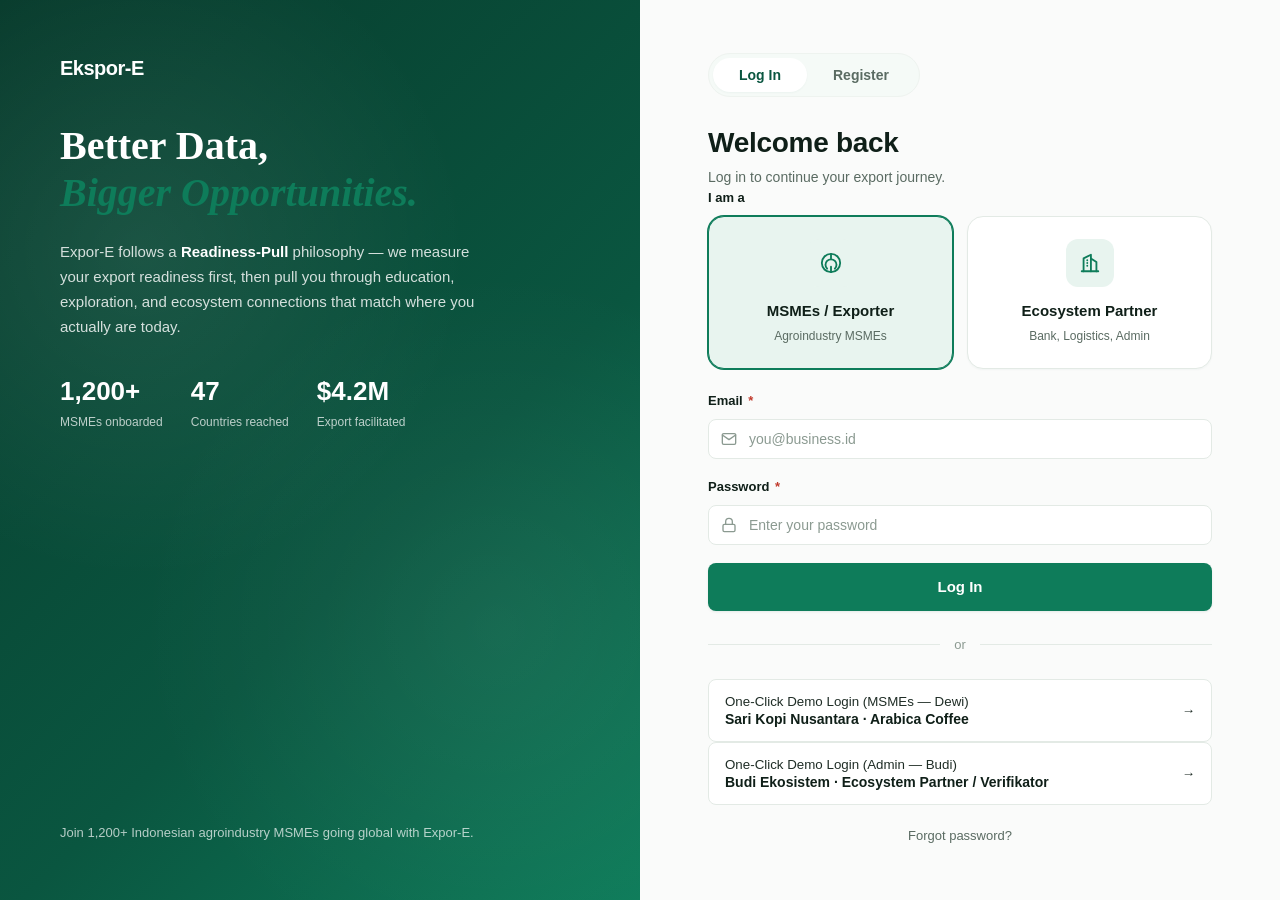
<file: auth.html>
<!DOCTYPE html>
<html lang="en">
<head>
  <meta charset="UTF-8">
  <meta name="viewport" content="width=device-width, initial-scale=1.0">
  <title>Expor-E — Login & Register</title>
  <meta name="description" content="Log in or create your Expor-E account. Join 1,200+ Indonesian agroindustry MSMEs going global with education, market intelligence, and ecosystem connections.">
  <link rel="stylesheet" href="style.css">
</head>
<body>

  <div class="auth-page">

    <!-- ============= LEFT VISUAL ============= -->
    <aside class="auth-visual">
      <div class="auth-visual-inner">
        <a href="index.html" class="brand">
          <div class="brand-name" style="color:var(--white);">Ekspor-E</div>
        </a>
        <div class="auth-quote">
          Better Data,<br><span class="accent">Bigger Opportunities.</span>
        </div>
        <p style="margin-top:24px;color:rgba(255,255,255,0.82);font-size:15px;max-width:440px;line-height:1.65;">
          Expor-E follows a <strong style="color:var(--white);">Readiness-Pull</strong> philosophy — we measure your export readiness first, then pull you through education, exploration, and ecosystem connections that match where you actually are today.
        </p>
        <div style="margin-top:32px;display:flex;gap:28px;flex-wrap:wrap;">
          <div>
            <div style="font-size:26px;font-weight:800;color:var(--white);">1,200+</div>
            <div style="font-size:12px;color:rgba(255,255,255,0.72);">MSMEs onboarded</div>
          </div>
          <div>
            <div style="font-size:26px;font-weight:800;color:var(--white);">47</div>
            <div style="font-size:12px;color:rgba(255,255,255,0.72);">Countries reached</div>
          </div>
          <div>
            <div style="font-size:26px;font-weight:800;color:var(--white);">$4.2M</div>
            <div style="font-size:12px;color:rgba(255,255,255,0.72);">Export facilitated</div>
          </div>
        </div>
      </div>
      <div class="auth-visual-foot">
        Join 1,200+ Indonesian agroindustry MSMEs going global with Expor-E.
      </div>
    </aside>

    <!-- ============= RIGHT FORM SIDE ============= -->
    <section class="auth-form-side">
      <div class="container-inner">

        <!-- Tabs -->
        <div class="auth-tabs">
          <button class="auth-tab active" data-auth-tab="login">Log In</button>
          <button class="auth-tab" data-auth-tab="register">Register</button>
        </div>

        <!-- LOGIN PANEL -->
        <div class="auth-panel" data-auth-panel="login">
          <h1 class="auth-title">Welcome back</h1>
          <p class="auth-sub">Log in to continue your export journey.</p>

          <!-- Role picker -->
          <label class="form-label">I am a</label>
          <div class="role-picker" id="login-role-picker">
            <div class="role-card active" data-role="MSMEs">
              <div class="ic"><svg width="22" height="22" viewBox="0 0 24 24" fill="none" stroke="currentColor" stroke-width="2" stroke-linecap="round" stroke-linejoin="round"><path d="M12 2v6m0 0c-3.31 0-6 2.69-6 6 0 1.66.67 3.16 1.76 4.24M12 8c3.31 0 6 2.69 6 6 0 1.66-.67 3.16-1.76 4.24M12 22v-6"/><circle cx="12" cy="12" r="10"/></svg></div>
              <div class="lbl">MSMEs / Exporter</div>
              <div class="sub">Agroindustry MSMEs</div>
            </div>
            <div class="role-card" data-role="admin">
              <div class="ic"><svg width="22" height="22" viewBox="0 0 24 24" fill="none" stroke="currentColor" stroke-width="2" stroke-linecap="round" stroke-linejoin="round"><path d="M3 21h18"/><path d="M5 21V7l8-4v18"/><path d="M19 21V11l-6-4"/><line x1="9" y1="9" x2="9.01" y2="9"/><line x1="9" y1="12" x2="9.01" y2="12"/><line x1="9" y1="15" x2="9.01" y2="15"/></svg></div>
              <div class="lbl">Ecosystem Partner</div>
              <div class="sub">Bank, Logistics, Admin</div>
            </div>
          </div>

          <form id="login-form" onsubmit="return false;">
            <div class="form-group">
              <label class="form-label" for="login-email">Email <span class="req">*</span></label>
              <div class="input-icon"><span class="ic"><svg width="16" height="16" viewBox="0 0 24 24" fill="none" stroke="currentColor" stroke-width="2" stroke-linecap="round" stroke-linejoin="round"><path d="M4 4h16c1.1 0 2 .9 2 2v12c0 1.1-.9 2-2 2H4c-1.1 0-2-.9-2-2V6c0-1.1.9-2 2-2z"/><polyline points="22,6 12,13 2,6"/></svg></span><input class="form-control" type="email" id="login-email" placeholder="you@business.id" autocomplete="email" required>
              </div>
            </div>
            <div class="form-group">
              <label class="form-label" for="login-password">Password <span class="req">*</span></label>
              <div class="input-icon"><span class="ic"><svg width="16" height="16" viewBox="0 0 24 24" fill="none" stroke="currentColor" stroke-width="2" stroke-linecap="round" stroke-linejoin="round"><rect x="3" y="11" width="18" height="11" rx="2" ry="2"/><path d="M7 11V7a5 5 0 0 1 10 0v4"/></svg></span><input class="form-control" type="password" id="login-password" placeholder="Enter your password" autocomplete="current-password" required>
              </div>
            </div>
            <button type="submit" class="btn btn-primary btn-block btn-lg" id="login-submit" onclick="handleLogin(event)">Log In</button>
          </form>

          <div class="divider-text">or</div>

          <button class="demo-btn" onclick="ExporE.demoLogin('MSMEs'); window.location.href='dashboard.html';">
            
            <span class="info">
              One-Click Demo Login (MSMEs — Dewi)
              <div class="small">Sari Kopi Nusantara · Arabica Coffee</div>
            </span>
            <span>→</span>
          </button>
          <button class="demo-btn" onclick="ExporE.demoLogin('admin'); window.location.href='admin.html';">
            
            <span class="info">
              One-Click Demo Login (Admin — Budi)
              <div class="small">Budi Ekosistem · Ecosystem Partner / Verifikator</div>
            </span>
            <span>→</span>
          </button>

          <p class="text-center" style="margin-top:18px;">
            <a href="#" class="text-muted fs-13" onclick="ExporE.showToast('Password reset link sent (demo).', 'info'); return false;">Forgot password?</a>
          </p>
        </div>

        <!-- REGISTER PANEL -->
        <div class="auth-panel hidden" data-auth-panel="register">
          <h1 class="auth-title">Create your account</h1>
          <p class="auth-sub">Start your export readiness journey in minutes.</p>

          <!-- Role picker -->
          <label class="form-label">I am a</label>
          <div class="role-picker" id="register-role-picker">
            <div class="role-card active" data-role="MSMEs">
              <div class="ic"><svg width="22" height="22" viewBox="0 0 24 24" fill="none" stroke="currentColor" stroke-width="2" stroke-linecap="round" stroke-linejoin="round"><path d="M12 2v6m0 0c-3.31 0-6 2.69-6 6 0 1.66.67 3.16 1.76 4.24M12 8c3.31 0 6 2.69 6 6 0 1.66-.67 3.16-1.76 4.24M12 22v-6"/><circle cx="12" cy="12" r="10"/></svg></div>
              <div class="lbl">MSMEs / Exporter</div>
              <div class="sub">Agroindustry MSMEs</div>
            </div>
            <div class="role-card" data-role="admin">
              <div class="ic"><svg width="22" height="22" viewBox="0 0 24 24" fill="none" stroke="currentColor" stroke-width="2" stroke-linecap="round" stroke-linejoin="round"><path d="M3 21h18"/><path d="M5 21V7l8-4v18"/><path d="M19 21V11l-6-4"/><line x1="9" y1="9" x2="9.01" y2="9"/><line x1="9" y1="12" x2="9.01" y2="12"/><line x1="9" y1="15" x2="9.01" y2="15"/></svg></div>
              <div class="lbl">Ecosystem Partner</div>
              <div class="sub">Bank, Logistics, Admin</div>
            </div>
          </div>

          <form id="register-form" onsubmit="return false;">
            <div class="form-group">
              <label class="form-label" for="reg-name">Full Name <span class="req">*</span></label>
              <input class="form-control" type="text" id="reg-name" placeholder="e.g. Dewi Lestari" autocomplete="name" required>
            </div>
            <div class="form-group" id="reg-business-group">
              <label class="form-label" for="reg-business">Business Name <span class="req">*</span></label>
              <input class="form-control" type="text" id="reg-business" placeholder="e.g. Sari Kopi Nusantara" autocomplete="organization">
            </div>
            <div class="form-group">
              <label class="form-label" for="reg-email">Email <span class="req">*</span></label>
              <div class="input-icon"><span class="ic"><svg width="16" height="16" viewBox="0 0 24 24" fill="none" stroke="currentColor" stroke-width="2" stroke-linecap="round" stroke-linejoin="round"><path d="M4 4h16c1.1 0 2 .9 2 2v12c0 1.1-.9 2-2 2H4c-1.1 0-2-.9-2-2V6c0-1.1.9-2 2-2z"/><polyline points="22,6 12,13 2,6"/></svg></span><input class="form-control" type="email" id="reg-email" placeholder="you@business.id" autocomplete="email" required>
              </div>
            </div>
            <div class="form-group">
              <label class="form-label" for="reg-password">Password <span class="req">*</span></label>
              <div class="input-icon"><span class="ic"><svg width="16" height="16" viewBox="0 0 24 24" fill="none" stroke="currentColor" stroke-width="2" stroke-linecap="round" stroke-linejoin="round"><rect x="3" y="11" width="18" height="11" rx="2" ry="2"/><path d="M7 11V7a5 5 0 0 1 10 0v4"/></svg></span><input class="form-control" type="password" id="reg-password" placeholder="Min. 6 characters" autocomplete="new-password" required minlength="6">
              </div>
              <div class="form-hint">Use at least 6 characters with a mix of letters and numbers.</div>
            </div>
            <button type="submit" class="btn btn-primary btn-block btn-lg" id="register-submit" onclick="handleRegister(event)">Create Account</button>
          </form>

          <div class="divider-text">or</div>

          <button class="demo-btn" onclick="ExporE.demoLogin('MSMEs'); window.location.href='onboarding.html';">
            
            <span class="info">
              Skip & explore as demo MSMEs
              <div class="small">Pre-filled onboarding · Sari Kopi Nusantara</div>
            </span>
            <span>→</span>
          </button>

          <p class="text-center text-muted fs-12" style="margin-top:18px;">
            By creating an account, you agree to our <a href="#">Terms</a> and <a href="#">Privacy Policy</a>.
          </p>
        </div>

      </div>
    </section>
  </div>

  <script src="script.js"></script>
  <script>
    /* ---------- AUTH PAGE LOGIC ---------- */
    let activeAuthRole = { login: 'MSMEs', register: 'MSMEs' };
    let activeAuthTab = 'login';

    function switchAuthTab(tab) {
      activeAuthTab = tab;
      document.querySelectorAll('.auth-tab').forEach(b => {
        b.classList.toggle('active', b.getAttribute('data-auth-tab') === tab);
      });
      document.querySelectorAll('.auth-panel').forEach(p => {
        const t = p.getAttribute('data-auth-panel');
        if (t === tab) { p.classList.remove('hidden'); }
        else { p.classList.add('hidden'); }
      });
    }

    document.querySelectorAll('.auth-tab').forEach(btn => {
      btn.addEventListener('click', () => switchAuthTab(btn.getAttribute('data-auth-tab')));
    });

    /* Role picker selection within each panel */
    function wireRolePicker(panelSelector, tabKey) {
      const picker = document.querySelector(panelSelector);
      if (!picker) return;
      picker.querySelectorAll('.role-card').forEach(card => {
        card.addEventListener('click', () => {
          picker.querySelectorAll('.role-card').forEach(c => c.classList.remove('active'));
          card.classList.add('active');
          activeAuthRole[tabKey] = card.getAttribute('data-role');
          // Toggle business-name field visibility (MSMEs only)
          const bizGroup = document.getElementById('reg-business-group');
          if (bizGroup) bizGroup.style.display = (tabKey === 'register' && card.getAttribute('data-role') === 'MSMEs') ? '' : 'none';
        });
      });
    }
    wireRolePicker('#login-role-picker', 'login');
    wireRolePicker('#register-role-picker', 'register');

    /* Login submit */
    function handleLogin(e) {
      e.preventDefault();
      const email = document.getElementById('login-email').value.trim();
      const password = document.getElementById('login-password').value;
      const role = activeAuthRole.login;
      if (!email || !password) {
        ExporE.showToast('Please fill in email and password.', 'warning');
        return;
      }
      const user = ExporE.login(email, password, role);
      if (user) {
        ExporE.showToast('Welcome back, ' + user.name + '!', 'success');
        setTimeout(() => {
          window.location.href = role === 'admin' ? 'admin.html' : 'dashboard.html';
        }, 700);
      } else {
        ExporE.showToast('Invalid credentials. Try the demo login below.', 'error');
      }
    }

    /* Register submit */
    function handleRegister(e) {
      e.preventDefault();
      const name = document.getElementById('reg-name').value.trim();
      const email = document.getElementById('reg-email').value.trim();
      const password = document.getElementById('reg-password').value;
      const businessName = document.getElementById('reg-business').value.trim();
      const role = activeAuthRole.register;
      if (!name || !email || !password) {
        ExporE.showToast('Please complete all required fields.', 'warning');
        return;
      }
      if (password.length < 6) {
        ExporE.showToast('Password must be at least 6 characters.', 'warning');
        return;
      }
      const result = ExporE.register(name, email, password, role, businessName);
      if (result && result.error) {
        ExporE.showToast(result.error, 'error');
        return;
      }
      ExporE.showToast('Account created! Welcome, ' + name + '.', 'success');
      setTimeout(() => {
        if (role === 'admin') {
          window.location.href = 'admin.html';
        } else {
          window.location.href = 'onboarding.html';
        }
      }, 900);
    }

    /* Auto-detect ?mode=register in URL */
    (function detectMode() {
      const params = new URLSearchParams(window.location.search);
      const mode = params.get('mode');
      if (mode === 'register') {
        switchAuthTab('register');
      } else {
        switchAuthTab('login');
      }
    })();

    /* Set initial business-name field visibility */
    const initBizGroup = document.getElementById('reg-business-group');
    if (initBizGroup) initBizGroup.style.display = '';
  </script>
</body>
</html>
</file>
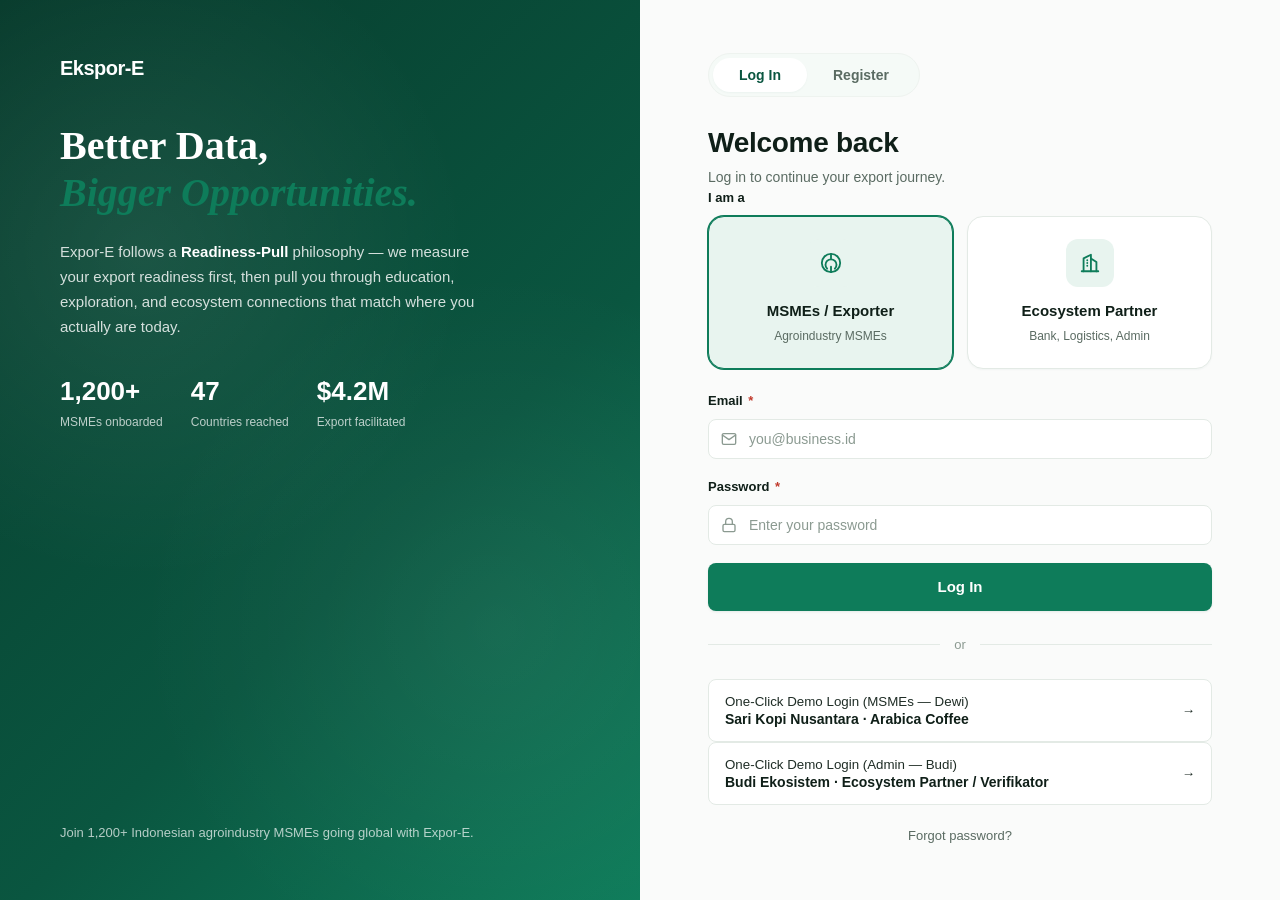
<file: dashboard.html>
<!DOCTYPE html>
<html lang="en">
<head>
<meta charset="UTF-8">
<meta name="viewport" content="width=device-width, initial-scale=1.0">
<title>Expor-E — Dashboard</title>
<meta name="description" content="Sari Kopi Nusantara dashboard — track export shipments, readiness score, active orders and export value in one place.">
<link rel="stylesheet" href="style.css">
</head>
<body>

<div class="app-shell">

  <!-- ============== SIDEBAR ============== -->
  <aside class="app-sidebar">
    <div class="sidebar-brand">
      <a href="dashboard.html" class="brand">
        <div class="brand-name">Ekspor-E</div>
      </a>
    </div>

    <div class="sidebar-user">
      <div class="sidebar-user-info">
        <div class="sidebar-user-name" data-user-name>Dewi</div>
        <div class="sidebar-user-role" data-user-role>MSMEs / Exporter</div>
      </div>
    </div>

    <div class="sidebar-nav-section">Main Menu</div>
    <a href="dashboard.html" class="sidebar-link active">
      <span class="lbl">Dashboard</span>
    </a>
    <div class="sidebar-dropdown">
      <button type="button" class="sidebar-link sidebar-dropdown-toggle" onclick="ExporE.toggleSidebarDropdown(this)">
        <span class="lbl">My Readiness</span>
        <svg class="sidebar-chevron" width="14" height="14" viewBox="0 0 24 24" fill="none" stroke="currentColor" stroke-width="2.5" stroke-linecap="round" stroke-linejoin="round"><polyline points="6 9 12 15 18 9"/></svg>
      </button>
      <div class="sidebar-dropdown-menu">
        <a href="readiness.html" class="sidebar-sublink">Assessment</a>
        <a href="readiness.html#plan" class="sidebar-sublink">Improvement Plan</a>
      </div>
    </div>
    <a href="education.html" class="sidebar-link">
      <span class="lbl">Education</span>
    </a>
    <a href="markets.html" class="sidebar-link">
      <span class="lbl">Explore Markets</span>
    </a>
    <a href="ecosystem.html" class="sidebar-link">
      <span class="lbl">Ecosystem</span>
    </a>
    <a href="my-export.html" class="sidebar-link">
      <span class="lbl">My Export</span>
    </a>
    <a href="sustainability.html" class="sidebar-link">
      <span class="lbl">Sustainability</span>
    </a>
    <a href="my-business.html" class="sidebar-link">
      <span class="lbl">My Business</span>
    </a>

    <div class="sidebar-footer">
      <button class="sidebar-link" onclick="ExporE.logout()" style="width:100%">
        <span class="lbl">Logout</span>
      </button>
    </div>
  </aside>
    <div class="sidebar-overlay" onclick="ExporE.closeSidebar()"></div>
  <!-- ============== MAIN ============== -->
  <main class="app-main">

    <!-- App Header -->
    <header class="app-header">
      <button class="sidebar-toggle" onclick="ExporE.toggleSidebar()" aria-label="Open sidebar">
        <svg width="22" height="22" viewBox="0 0 24 24" fill="none" stroke="currentColor" stroke-width="2.5" stroke-linecap="round"><line x1="3" y1="6" x2="21" y2="6"/><line x1="3" y1="12" x2="21" y2="12"/><line x1="3" y1="18" x2="21" y2="18"/></svg>
      </button>
      <div>
        <h1 data-dashboard-header>Good morning, Dewi</h1>
        <p class="sub">Here's what's happening with <span data-business-name>Sari Kopi Nusantara</span> today.</p>
      </div>
      <div class="app-header-actions">
        <button class="bell-btn" aria-label="Notifications" onclick="ExporE.showToast('You have 3 new notifications.', 'info')">
          <svg width="18" height="18" viewBox="0 0 24 24" fill="none" stroke="currentColor" stroke-width="2" stroke-linecap="round" stroke-linejoin="round"><path d="M18 8A6 6 0 0 0 6 8c0 7-3 9-3 9h18s-3-2-3-9"/><path d="M13.73 21a2 2 0 0 1-3.46 0"/></svg>
          <span class="dot"></span>
        </button>
      </div>
    </header>

    <div class="app-content">

    <!-- KPI Grid -->
    <div class="kpi-grid mb-24">
      <div class="kpi-card">
        
        <div class="kpi-num">12</div>
        <div class="kpi-lbl">Total Shipments</div>
        <div class="kpi-trend up">▲ 2 this month</div>
      </div>
      <div class="kpi-card">
        
        <div class="kpi-num"><span data-readiness-score>64%</span></div>
        <div class="kpi-lbl">Readiness Score</div>
        <div class="kpi-trend up">▲ 8% this month</div>
      </div>
      <div class="kpi-card">
       
        <div class="kpi-num">5</div>
        <div class="kpi-lbl">Active Orders</div>
        <div class="kpi-trend up">▲ 1 new today</div>
      </div>
      <div class="kpi-card">
        
        <div class="kpi-num">$245,680</div>
        <div class="kpi-lbl">Export Value</div>
        <div class="kpi-trend up">▲ 12% YoY</div>
      </div>
    </div>

    <!-- Main + Right Sidebar -->
    <div class="grid grid-2" style="align-items:start;">

      <!-- =============== LEFT (Main) =============== -->
      <div class="flex flex-col gap-24">

        <!-- Your Next Steps -->
        <div class="card card-pad">
          <div class="flex justify-between items-center mb-16">
            <div>
              <h3>Your Next Steps</h3>
              <p class="text-muted fs-13" style="margin-top:4px;">Complete these to boost your readiness</p>
            </div>
            <span class="badge badge-muted" data-dash-pending-badge>3 pending</span>
          </div>

          <div class="next-step-card" onclick="window.location='readiness.html#plan'">
            <div class="next-step-num">01</div>
            <div class="next-step-info">
              <div class="next-step-title">Complete HACCP requirement</div>
              <div class="next-step-sub" data-dash-haccp-sub>67% complete · 1 task left</div>
            </div>
            <div class="next-step-progress">
              <div class="progress progress-sm"><div class="progress-bar warning" data-dash-haccp-bar style="width:67%"></div></div>
            </div>
            <div class="next-step-arrow"><svg width="18" height="18" viewBox="0 0 24 24" fill="none" stroke="currentColor" stroke-width="2" stroke-linecap="round" stroke-linejoin="round"><polyline points="9 18 15 12 9 6"/></svg></div>
          </div>

          <div class="next-step-card" onclick="window.location='education.html'">
            <div class="next-step-num">02</div>
            <div class="next-step-info">
              <div class="next-step-title">Learn about SPS requirements</div>
              <div class="next-step-sub" data-dash-sps-sub>15 min · Education module</div>
            </div>
            <div class="next-step-progress">
              <div class="progress progress-sm"><div class="progress-bar warning" data-dash-sps-bar style="width:15%"></div></div>
            </div>
            <div class="next-step-arrow"><svg width="18" height="18" viewBox="0 0 24 24" fill="none" stroke="currentColor" stroke-width="2" stroke-linecap="round" stroke-linejoin="round"><polyline points="9 18 15 12 9 6"/></svg></div>
          </div>

          <div class="next-step-card" onclick="window.location='markets.html'">
            <div class="next-step-num">03</div>
            <div class="next-step-info">
              <div class="next-step-title">Explore potential markets</div>
              <div class="next-step-sub" data-dash-market-sub>3 markets found for Arabica Coffee</div>
            </div>
            <div class="next-step-progress">
              <div class="progress progress-sm"><div class="progress-bar" data-dash-market-bar style="width:0%"></div></div>
            </div>
            <div class="next-step-arrow"><svg width="18" height="18" viewBox="0 0 24 24" fill="none" stroke="currentColor" stroke-width="2" stroke-linecap="round" stroke-linejoin="round"><polyline points="9 18 15 12 9 6"/></svg></div>
          </div>
        </div>

        <!-- Your Export Journey -->
        <div class="card card-pad">
          <div class="mb-24">
            <h3>Your Export Journey</h3>
            <p class="text-muted fs-13" style="margin-top:4px;">From assessment to your first export shipment</p>
          </div>

          <div class="stepper" data-journey-stepper>
            <div class="step done" data-journey-step="1" onclick="window.location='readiness.html'" style="cursor: pointer;" title="Step 1: Assessment (Completed) - Click to view">
              <div class="step-circle done">1</div>
              <div class="step-label">Assessment</div>
              <div class="step-line done"></div>
            </div>
            <div class="step active" data-journey-step="2" onclick="window.location='education.html'" style="cursor: pointer;" title="Step 2: Education (In Progress) - Click to continue">
              <div class="step-circle active">2</div>
              <div class="step-label">Education</div>
              <div class="step-line"></div>
            </div>
            <div class="step" data-journey-step="3" onclick="window.location='readiness.html#plan'" style="cursor: pointer;" title="Step 3: Certification (Pending)">
              <div class="step-circle">3</div>
              <div class="step-label">Certification</div>
              <div class="step-line"></div>
            </div>
            <div class="step" data-journey-step="4" onclick="window.location='markets.html'" style="cursor: pointer;" title="Step 4: Market (Pending)">
              <div class="step-circle">4</div>
              <div class="step-label">Market</div>
              <div class="step-line"></div>
            </div>
            <div class="step" data-journey-step="5" onclick="window.location='ecosystem.html'" style="cursor: pointer;" title="Step 5: Buyer (Pending)">
              <div class="step-circle">5</div>
              <div class="step-label">Buyer</div>
              <div class="step-line"></div>
            </div>
            <div class="step" data-journey-step="6" onclick="window.location='my-export.html'" style="cursor: pointer;" title="Step 6: Export (Pending)">
              <div class="step-circle">6</div>
              <div class="step-label">Export</div>
            </div>
          </div>

          <div class="notice-banner mt-24" data-journey-banner>
            <span class="ic"><svg viewBox="0 0 24 24" fill="none" stroke="currentColor" stroke-width="2" stroke-linecap="round" stroke-linejoin="round"><path d="M9 18h6"/><path d="M10 22h4"/><path d="M12 2a7 7 0 0 0-4 12.7c.5.4.8 1 .9 1.6h6.2c.1-.6.4-1.2.9-1.6A7 7 0 0 0 12 2Z"/></svg></span>
            <span data-journey-banner-text>You're <strong>2 of 6 steps</strong> into your export journey. Keep going to unlock premium markets like Japan and Germany.</span>
          </div>
        </div>

      </div>

      <!-- =============== RIGHT (Sidebar) =============== -->
      <div class="flex flex-col gap-24">

        <!-- Recommended Market -->
        <div class="market-reco-card">
          <div class="mt-fuji"></div>
          <div style="position:relative; z-index:2;">
            <div class="badge badge-light" style="background:rgba(255,255,255,0.18); color:#fff; border:1px solid rgba(255,255,255,0.25);">Recommended for You</div>
            <div class="flag">JP </div>
            <div class="country">Japan</div>
            <div class="demand">High demand for Arabica Coffee · +8.6% YoY</div>
            <button class="btn btn-white btn-sm mt-24" onclick="window.location='markets.html'">View Market →</button>
          </div>
        </div>

        <!-- Quick Actions -->
        <div class="card card-pad">
          <h3 class="mb-16">Quick Actions</h3>
          <a href="education.html" class="next-step-card" style="margin-bottom:10px;">
            <div class="next-step-num"><svg width="18" height="18" viewBox="0 0 24 24" fill="none" stroke="currentColor" stroke-width="2" stroke-linecap="round" stroke-linejoin="round"><path d="M4 19.5A2.5 2.5 0 0 1 6.5 17H20"/><path d="M6.5 2H20v20H6.5A2.5 2.5 0 0 1 4 19.5v-15A2.5 2.5 0 0 1 6.5 2z"/></svg></div>
            <div class="next-step-info">
              <div class="next-step-title">Continue Learning</div>
              <div class="next-step-sub">2 modules completed</div>
            </div>
            <div class="next-step-arrow"><svg width="18" height="18" viewBox="0 0 24 24" fill="none" stroke="currentColor" stroke-width="2" stroke-linecap="round" stroke-linejoin="round"><polyline points="9 18 15 12 9 6"/></svg></div>
          </a>
          <a href="markets.html" class="next-step-card" style="margin-bottom:10px;">
            <div class="next-step-num"><svg width="18" height="18" viewBox="0 0 24 24" fill="none" stroke="currentColor" stroke-width="2" stroke-linecap="round" stroke-linejoin="round"><circle cx="11" cy="11" r="8"/><line x1="21" y1="21" x2="16.65" y2="16.65"/></svg></div>
            <div class="next-step-info">
              <div class="next-step-title">Explore Markets</div>
              <div class="next-step-sub">3 new matches found</div>
            </div>
            <div class="next-step-arrow"><svg width="18" height="18" viewBox="0 0 24 24" fill="none" stroke="currentColor" stroke-width="2" stroke-linecap="round" stroke-linejoin="round"><polyline points="9 18 15 12 9 6"/></svg></div>
          </a>
          <a href="ecosystem.html" class="next-step-card" style="margin-bottom:10px;">
            <div class="next-step-num"><svg width="18" height="18" viewBox="0 0 24 24" fill="none" stroke="currentColor" stroke-width="2" stroke-linecap="round" stroke-linejoin="round"><path d="M17 21v-2a4 4 0 0 0-4-4H5a4 4 0 0 0-4 4v2"/><circle cx="9" cy="7" r="4"/><path d="M23 21v-2a4 4 0 0 0-3-3.87"/><path d="M16 3.13a4 4 0 0 1 0 7.75"/></svg></div>
            <div class="next-step-info">
              <div class="next-step-title">Find Partners</div>
              <div class="next-step-sub">Logistics, finance & more</div>
            </div>
            <div class="next-step-arrow"><svg width="18" height="18" viewBox="0 0 24 24" fill="none" stroke="currentColor" stroke-width="2" stroke-linecap="round" stroke-linejoin="round"><polyline points="9 18 15 12 9 6"/></svg></div>
          </a>
          <a href="my-export.html" class="next-step-card">
            <div class="next-step-num"><svg width="18" height="18" viewBox="0 0 24 24" fill="none" stroke="currentColor" stroke-width="2" stroke-linecap="round" stroke-linejoin="round"><rect x="1" y="3" width="15" height="13"/><polygon points="16 8 20 8 23 11 23 16 16 16 16 8"/><circle cx="5.5" cy="18.5" r="2.5"/><circle cx="18.5" cy="18.5" r="2.5"/></svg></div>
            <div class="next-step-info">
              <div class="next-step-title">Track Shipment</div>
              <div class="next-step-sub">EXP-001 in transit</div>
            </div>
            <div class="next-step-arrow"><svg width="18" height="18" viewBox="0 0 24 24" fill="none" stroke="currentColor" stroke-width="2" stroke-linecap="round" stroke-linejoin="round"><polyline points="9 18 15 12 9 6"/></svg></div>
          </a>
        </div>

        <!-- Recent Activity -->
        <div class="card card-pad">
          <h3 class="mb-16">Recent Activity</h3>
          <div class="tracking-timeline">
            <div class="tracking-event active">
              <div class="time">2 hours ago</div>
              <div class="title">Certification Halal approved</div>
              <div class="place">Compliance team</div>
            </div>
            <div class="tracking-event done">
              <div class="time">Yesterday</div>
              <div class="title">Shipment EXP-002 delivered</div>
              <div class="place">Berlin, Germany</div>
            </div>
            <div class="tracking-event done">
              <div class="time">2 days ago</div>
              <div class="title">New market match: Germany</div>
              <div class="place">88% match for Arabica Coffee</div>
            </div>
            <div class="tracking-event done">
              <div class="time">3 days ago</div>
              <div class="title">Lesson Incoterms completed</div>
              <div class="place">Education path · Module 2</div>
            </div>
          </div>
        </div>

      </div>

    </div>

    </div> <!-- /.app-content -->
  </main>
</div>

<script src="script.js?v=2.0"></script>
<script>
ExporE.requireAuth(['MSMEs']);
ExporE.pageInit('dashboard');
</script>
</body>
</html>
</file>
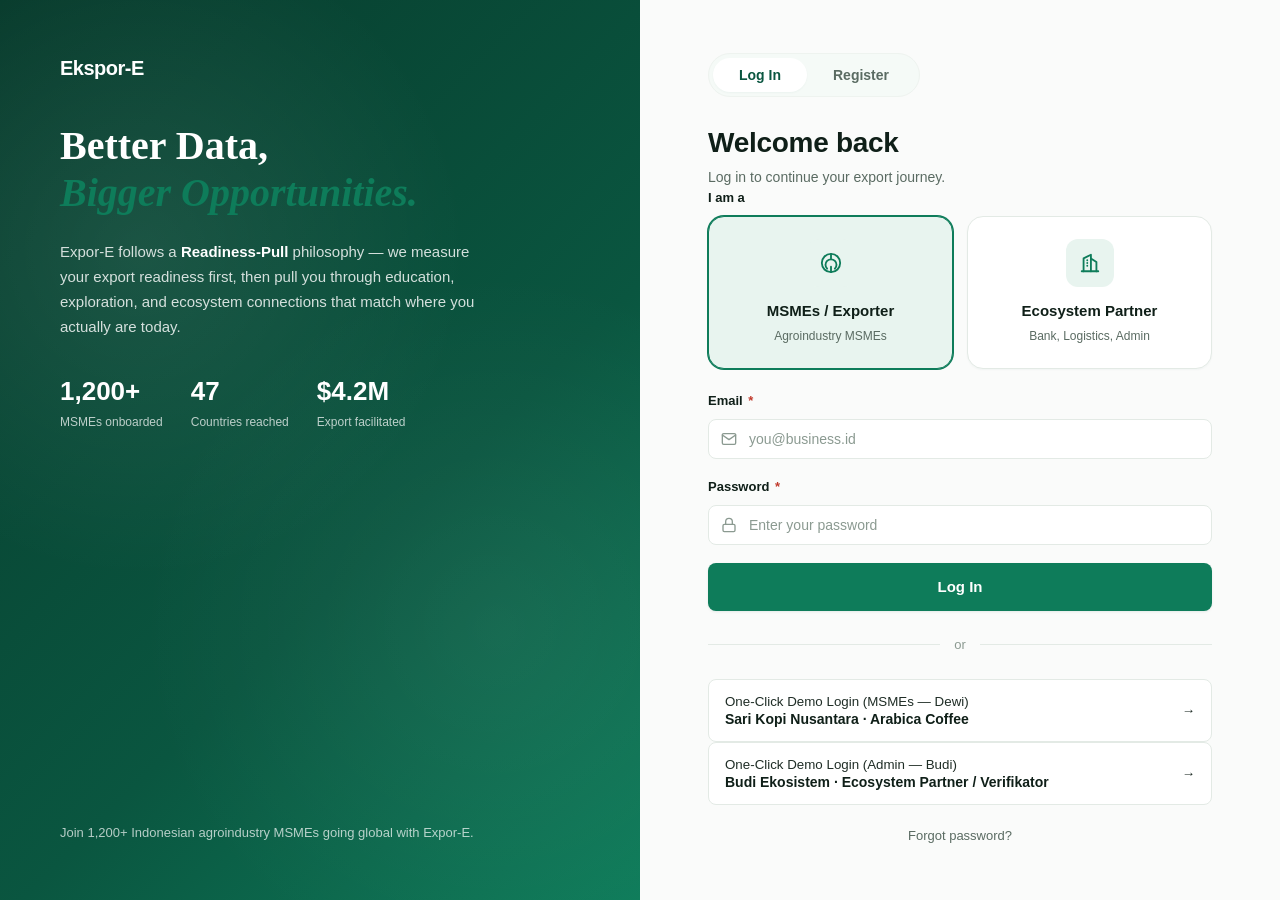
<file: ecosystem.html>
<!DOCTYPE html>
<html lang="en">
<head>
  <meta charset="UTF-8">
  <meta name="viewport" content="width=device-width, initial-scale=1.0">
  <title>Expor-E — Ecosystem Partners</title>
  <meta name="description" content="Connect with verified trade finance, logistics, certification, and government partners for Indonesian agroindustry exports.">
  <link rel="stylesheet" href="style.css">
</head>
<body>
  <div class="app-shell">
    <!-- =================== SIDEBAR =================== -->
    <aside class="app-sidebar" id="appSidebar">
      <div class="sidebar-brand">
        <a href="dashboard.html" class="brand">
          <div class="brand-name">Ekspor-E</div>
        </a>
      </div>

      <div class="sidebar-user">
        <div class="sidebar-user-info">
          <div class="sidebar-user-name" data-user-name>Dewi</div>
          <div class="sidebar-user-role" data-user-role>MSMEs / Exporter</div>
        </div>
      </div>

      <div class="sidebar-nav-section">Main</div>
      <a href="dashboard.html" class="sidebar-link">
        <span class="lbl">Dashboard</span>
      </a>
      <div class="sidebar-dropdown">
        <button type="button" class="sidebar-link sidebar-dropdown-toggle" onclick="ExporE.toggleSidebarDropdown(this)">
          <span class="lbl">My Readiness</span>
          <svg class="sidebar-chevron" width="14" height="14" viewBox="0 0 24 24" fill="none" stroke="currentColor" stroke-width="2.5" stroke-linecap="round" stroke-linejoin="round"><polyline points="6 9 12 15 18 9"/></svg>
        </button>
        <div class="sidebar-dropdown-menu">
          <a href="readiness.html" class="sidebar-sublink">Assessment</a>
          <a href="readiness.html#plan" class="sidebar-sublink">Improvement Plan</a>
        </div>
      </div>
      <a href="education.html" class="sidebar-link">
        <span class="lbl">Education</span>
      </a>
      <a href="markets.html" class="sidebar-link">
        <span class="lbl">Explore Markets</span>
      </a>
      <a href="ecosystem.html" class="sidebar-link active">
        <span class="lbl">Ecosystem</span>
      </a>
      <a href="my-export.html" class="sidebar-link">
        <span class="lbl">My Export</span>
      </a>
      <a href="sustainability.html" class="sidebar-link">
        <span class="lbl">Sustainability</span>
      </a>
      <a href="my-business.html" class="sidebar-link">
        <span class="lbl">My Business</span>
      </a>

      <div class="sidebar-footer">
        <a href="#" onclick="ExporE.logout(); return false;" class="sidebar-link">
          <span class="lbl">Logout</span>
        </a>
      </div>
    </aside>
    <div class="sidebar-overlay" onclick="ExporE.closeSidebar()"></div>

    <!-- =================== MAIN =================== -->
    <main class="app-main">
      <header class="app-header">
        <button class="sidebar-toggle" onclick="ExporE.toggleSidebar()" aria-label="Open sidebar">
          <svg width="22" height="22" viewBox="0 0 24 24" fill="none" stroke="currentColor" stroke-width="2.5" stroke-linecap="round"><line x1="3" y1="6" x2="21" y2="6"/><line x1="3" y1="12" x2="21" y2="12"/><line x1="3" y1="18" x2="21" y2="18"/></svg>
        </button>
        <div>
          <h1>Ecosystem Partners</h1>
          <div class="sub">Connect with verified trade finance, logistics, certification, and government partners.</div>
        </div>
        <div class="app-header-actions">
          <button class="bell-btn" aria-label="Notifications" onclick="ExporE.showToast('You have 1 new notification.', 'info')">
            <svg width="18" height="18" viewBox="0 0 24 24" fill="none" stroke="currentColor" stroke-width="2" stroke-linecap="round" stroke-linejoin="round"><path d="M18 8A6 6 0 0 0 6 8c0 7-3 9-3 9h18s-3-2-3-9"/><path d="M13.73 21a2 2 0 0 1-3.46 0"/></svg>
            <span class="dot"></span>
          </button>
        </div>
      </header>

      <div class="app-content">

      <!-- Search -->
      <div class="input-icon mb-16">
        <span class="ic">
          <svg width="16" height="16" viewBox="0 0 24 24" fill="none" stroke="currentColor" stroke-width="2" stroke-linecap="round" stroke-linejoin="round"><circle cx="11" cy="11" r="8"/><line x1="21" y1="21" x2="16.65" y2="16.65"/></svg>
        </span>
        <input class="form-control" type="text" data-partner-search placeholder="Search partners, services, certifications..." oninput="ExporE.searchPartners(this.value)">
      </div>

      <!-- Filter tabs -->
      <div class="tabs mb-24" style="display:flex;gap:8px;flex-wrap:wrap;">
        <button class="tab-btn active" data-partner-filter="all" onclick="ExporE.filterPartners('all')">All</button>
        <button class="tab-btn" data-partner-filter="government" onclick="ExporE.filterPartners('government')">Government</button>
        <button class="tab-btn" data-partner-filter="partners" onclick="ExporE.filterPartners('partners')">Partners</button>
        <button class="tab-btn" data-partner-filter="logistics" onclick="ExporE.filterPartners('logistics')">Logistics</button>
        <button class="tab-btn" data-partner-filter="finance" onclick="ExporE.filterPartners('finance')">Finance</button>
        <button class="tab-btn" data-partner-filter="technology" onclick="ExporE.filterPartners('technology')">Technology</button>
      </div>

      <!-- Main grid: content + right sidebar -->
      <div class="grid" style="grid-template-columns: minmax(0, 1fr) 320px; gap: 24px; align-items: start;">

        <!-- ===== MAIN COLUMN ===== -->
        <section id="partners-main-content">

          <!-- 1. Government & Regulatory Bodies -->
          <div class="category-group mb-32" data-category-group="government">
            <div class="mb-16">
              <div class="flex items-center gap-8 mb-4">
                <span class="badge badge-primary">Government</span>
                <h2 class="fs-22">Government &amp; Regulatory Bodies</h2>
              </div>
              <p class="text-muted fs-14">Official Indonesian ministries, customs authorities, and state bodies supporting agroindustry exports.</p>
            </div>

            <div class="grid grid-2" style="gap: 16px;">
              <!-- 1. Kemendag -->
              <article class="partner-card" data-partner-card data-category="government" data-search="kementerian perdagangan kemendag trade ministry export registration etpi itpc jakarta">
                <div class="flex items-center gap-12">
                  <div class="partner-logo gov">KMD</div>
                  <div>
                    <div class="partner-name">Kementerian Perdagangan RI</div>
                    <div class="partner-type">Ministry of Trade</div>
                  </div>
                </div>
                <p class="fs-13 text-muted">Export registration (ETPI), trade facilitation, market access negotiations, and Indonesian Trade Promotion Centers (ITPC) worldwide.</p>
                <div class="flex gap-8">
                  <span class="badge badge-success">Verified</span>
                  <span class="badge badge-muted">Jakarta</span>
                </div>
                <button class="btn btn-primary btn-sm" style="margin-top: auto;" onclick="ExporE.openModal('partner-kemendag')">View Profile</button>
              </article>

              <!-- 2. Bea Cukai -->
              <article class="partner-card" data-partner-card data-category="government" data-search="bea cukai customs directorate duty tariff peb ceisa export declaration jakarta">
                <div class="flex items-center gap-12">
                  <div class="partner-logo gov">BC</div>
                  <div>
                    <div class="partner-name">Direktorat Jenderal Bea dan Cukai</div>
                    <div class="partner-type">Customs Authority</div>
                  </div>
                </div>
                <p class="fs-13 text-muted">Export declaration (PEB) via CEISA, tariff book, export duty, and customs clearance for all outbound shipments.</p>
                <div class="flex gap-8">
                  <span class="badge badge-success">Verified</span>
                  <span class="badge badge-muted">Jakarta</span>
                </div>
                <button class="btn btn-primary btn-sm" style="margin-top: auto;" onclick="ExporE.openModal('partner-beacukai')">View Profile</button>
              </article>

              <!-- 3. Kemenperin -->
              <article class="partner-card" data-partner-card data-category="government" data-search="kementerian perindustrian kemendperin industry ministry processing standard sni roadmap jakarta">
                <div class="flex items-center gap-12">
                  <div class="partner-logo gov">KPI</div>
                  <div>
                    <div class="partner-name">Kementerian Perindustrian RI</div>
                    <div class="partner-type">Ministry of Industry</div>
                  </div>
                </div>
                <p class="fs-13 text-muted">Industry standards, SNI certification roadmap, downstream processing support, and agro-industry cluster development.</p>
                <div class="flex gap-8">
                  <span class="badge badge-success">Verified</span>
                  <span class="badge badge-muted">Jakarta</span>
                </div>
                <button class="btn btn-primary btn-sm" style="margin-top: auto;" onclick="ExporE.openModal('partner-kemendperin')">View Profile</button>
              </article>

              <!-- 4. BPJPH Halal -->
              <article class="partner-card" data-partner-card data-category="government" data-search="halal center indonesia certification official bpjph mui fatwa agro food jakarta">
                <div class="flex items-center gap-12">
                  <div class="partner-logo gov">HCI</div>
                  <div>
                    <div class="partner-name">BPJPH / Halal Center Indonesia</div>
                    <div class="partner-type">Halal Certification</div>
                  </div>
                </div>
                <p class="fs-13 text-muted">Official halal certification body (BPJPH) recognized in 50+ countries, with MUI Fatwa backing for agro-food commodities.</p>
                <div class="flex gap-8">
                  <span class="badge badge-success">Verified</span>
                  <span class="badge badge-muted">Jakarta</span>
                </div>
                <button class="btn btn-primary btn-sm" style="margin-top: auto;" onclick="ExporE.openModal('partner-halal')">View Profile</button>
              </article>

              <!-- 5. SGS Indonesia -->
              <article class="partner-card" data-partner-card data-category="government" data-search="sgs inspection verification testing certification quality lab safety jakarta">
                <div class="flex items-center gap-12">
                  <div class="partner-logo gov">SGS</div>
                  <div>
                    <div class="partner-name">SGS Indonesia</div>
                    <div class="partner-type">Inspection &amp; Certification</div>
                  </div>
                </div>
                <p class="fs-13 text-muted">Accredited international inspection, lab testing, phytosanitary checks, and pre-shipment compliance audits.</p>
                <div class="flex gap-8">
                  <span class="badge badge-success">Verified</span>
                  <span class="badge badge-muted">Jakarta</span>
                </div>
                <button class="btn btn-primary btn-sm" style="margin-top: auto;" onclick="ExporE.openModal('partner-sgs')">View Profile</button>
              </article>
            </div>
          </div>

          <!-- 2. Export Partners & Aggregators -->
          <div class="category-group mb-32" data-category-group="partners">
            <div class="mb-16">
              <div class="flex items-center gap-8 mb-4">
                <span class="badge badge-success">Partners</span>
                <h2 class="fs-22">Export Partners &amp; Aggregators</h2>
              </div>
              <p class="text-muted fs-14">Vetted export facilitators, commercial aggregators, and trading houses with verified global distribution networks.</p>
            </div>

            <div class="grid grid-2" style="gap: 16px;">
              <!-- 1. Global Agro Nusantara -->
              <article class="partner-card" data-partner-card data-category="partners" data-search="global agro nusantara export partner asia pacific trading coffee spices jakarta">
                <div class="flex items-center gap-12">
                  <div class="partner-logo partner">GA</div>
                  <div>
                    <div class="partner-name">PT. Global Agro Nusantara</div>
                    <div class="partner-type">Agro Export Partner</div>
                  </div>
                </div>
                <p class="fs-13 text-muted">End-to-end agro export facilitation across Asia-Pacific, connecting local producers to verified global buyers.</p>
                <div class="flex gap-8">
                  <span class="badge badge-success">Verified</span>
                  <span class="badge badge-muted">Jakarta</span>
                </div>
                <button class="btn btn-primary btn-sm" style="margin-top: auto;" onclick="ExporE.openModal('partner-global')">View Profile</button>
              </article>

              <!-- 2. Nusantara Export Hub -->
              <article class="partner-card" data-partner-card data-category="partners" data-search="nusantara export hub aggregator consignment warehousing logistics trading surabaya">
                <div class="flex items-center gap-12">
                  <div class="partner-logo partner">NEH</div>
                  <div>
                    <div class="partner-name">Nusantara Export Hub</div>
                    <div class="partner-type">Export Aggregator &amp; Consignment</div>
                  </div>
                </div>
                <p class="fs-13 text-muted">Shared container consolidation (LCL to FCL), overseas fulfillment hubs in Singapore &amp; Dubai, and joint marketing for Indonesian MSMEs.</p>
                <div class="flex gap-8">
                  <span class="badge badge-success">Verified</span>
                  <span class="badge badge-muted">Surabaya</span>
                </div>
                <button class="btn btn-outline btn-sm" style="margin-top: auto;" onclick="ExporE.showToast('Partnership request sent to Nusantara Export Hub.', 'success')">Connect Partner</button>
              </article>

              <!-- 3. IndoTrade Alliance -->
              <article class="partner-card" data-partner-card data-category="partners" data-search="indotrade alliance trading house distributor network japan middle east europe bandung">
                <div class="flex items-center gap-12">
                  <div class="partner-logo partner">ITA</div>
                  <div>
                    <div class="partner-name">IndoTrade Alliance</div>
                    <div class="partner-type">Global Trading House</div>
                  </div>
                </div>
                <p class="fs-13 text-muted">Direct distributor access across Japan, South Korea, and the EU, managing buyer contracting and trade dispute guarantees.</p>
                <div class="flex gap-8">
                  <span class="badge badge-success">Verified</span>
                  <span class="badge badge-muted">Bandung</span>
                </div>
                <button class="btn btn-outline btn-sm" style="margin-top: auto;" onclick="ExporE.showToast('Contract request sent to IndoTrade Alliance.', 'success')">Connect Partner</button>
              </article>
            </div>
          </div>

          <!-- 3. Logistics & Freight Forwarders -->
          <div class="category-group mb-32" data-category-group="logistics">
            <div class="mb-16">
              <div class="flex items-center gap-8 mb-4">
                <span class="badge badge-info">Logistics</span>
                <h2 class="fs-22">Logistics &amp; Freight Forwarders</h2>
              </div>
              <p class="text-muted fs-14">International shipping lines, air cargo carriers, reefer container providers, and customs brokerage partners.</p>
            </div>

            <div class="grid grid-2" style="gap: 16px;">
              <!-- 1. OceanLink Logistics -->
              <article class="partner-card" data-partner-card data-category="logistics" data-search="oceanlink logistics freight forwarder sea air japan eu shipping reefer surabaya">
                <div class="flex items-center gap-12">
                  <div class="partner-logo logistics">OL</div>
                  <div>
                    <div class="partner-name">OceanLink Logistics</div>
                    <div class="partner-type">Freight Forwarder</div>
                  </div>
                </div>
                <p class="fs-13 text-muted">Sea &amp; air freight specialists for Indonesia–Japan and EU routes, offering bonded warehouse and cold storage transit.</p>
                <div class="flex gap-8">
                  <span class="badge badge-success">Verified</span>
                  <span class="badge badge-muted">Surabaya</span>
                </div>
                <button class="btn btn-primary btn-sm" style="margin-top: auto;" onclick="ExporE.openModal('partner-ocean')">View Profile</button>
              </article>

              <!-- 2. DHL Express -->
              <article class="partner-card" data-partner-card data-category="logistics" data-search="dhl express international shipping courier air cargo sample trade jakarta global">
                <div class="flex items-center gap-12">
                  <div class="partner-logo logistics">DH</div>
                  <div>
                    <div class="partner-name">DHL Express</div>
                    <div class="partner-type">Express Shipping &amp; Courier</div>
                  </div>
                </div>
                <p class="fs-13 text-muted">Fast global door-to-door express dispatch for product samples, commercial export documents, and urgent air cargo shipments.</p>
                <div class="flex gap-8">
                  <span class="badge badge-success">Verified</span>
                  <span class="badge badge-muted">Global</span>
                </div>
                <button class="btn btn-outline btn-sm" style="margin-top: auto;" onclick="ExporE.showToast('Rate inquiry sent to DHL Express.', 'success')">Get Quote</button>
              </article>

              <!-- 3. Maersk Line -->
              <article class="partner-card" data-partner-card data-category="logistics" data-search="maersk container shipping global ocean freight reefer vessel global">
                <div class="flex items-center gap-12">
                  <div class="partner-logo logistics">MK</div>
                  <div>
                    <div class="partner-name">Maersk Line</div>
                    <div class="partner-type">Container Shipping Carrier</div>
                  </div>
                </div>
                <p class="fs-13 text-muted">World's leading ocean container line with specialized atmosphere-controlled reefer containers for Indonesian agro commodities.</p>
                <div class="flex gap-8">
                  <span class="badge badge-success">Verified</span>
                  <span class="badge badge-muted">Global</span>
                </div>
                <button class="btn btn-outline btn-sm" style="margin-top: auto;" onclick="ExporE.showToast('Container booking request sent to Maersk.', 'success')">Book Container</button>
              </article>

              <!-- 4. Samudera Indonesia -->
              <article class="partner-card" data-partner-card data-category="logistics" data-search="samudera indonesia maritime logistics cold chain port handling shipping jakarta">
                <div class="flex items-center gap-12">
                  <div class="partner-logo logistics">SI</div>
                  <div>
                    <div class="partner-name">Samudera Indonesia</div>
                    <div class="partner-type">Integrated Maritime Logistics</div>
                  </div>
                </div>
                <p class="fs-13 text-muted">Premier domestic feeder and regional ocean carrier with comprehensive cold chain facilities across Tanjung Priok &amp; Tanjung Perak.</p>
                <div class="flex gap-8">
                  <span class="badge badge-success">Verified</span>
                  <span class="badge badge-muted">Jakarta</span>
                </div>
                <button class="btn btn-outline btn-sm" style="margin-top: auto;" onclick="ExporE.showToast('Logistics inquiry sent to Samudera Indonesia.', 'success')">Contact Carrier</button>
              </article>
            </div>
          </div>

          <!-- 4. Trade Finance & Banking -->
          <div class="category-group mb-32" data-category-group="finance">
            <div class="mb-16">
              <div class="flex items-center gap-8 mb-4">
                <span class="badge badge-warning">Finance</span>
                <h2 class="fs-22">Trade Finance &amp; Banking</h2>
              </div>
              <p class="text-muted fs-14">Export working capital, letter of credit (LC) confirmation, invoice factoring, and sovereign export credit facilities.</p>
            </div>

            <div class="grid grid-2" style="gap: 16px;">
              <!-- 1. BCA Export Finance -->
              <article class="partner-card" data-partner-card data-category="finance" data-search="bca export finance trade bank working capital lc confirmation foreign exchange jakarta">
                <div class="flex items-center gap-12">
                  <div class="partner-logo finance">BCA</div>
                  <div>
                    <div class="partner-name">BCA Export Finance</div>
                    <div class="partner-type">Trade Finance Bank</div>
                  </div>
                </div>
                <p class="fs-13 text-muted">Pre-shipment financing, Letter of Credit (LC) confirmation, competitive FX hedging, and export transaction advisory.</p>
                <div class="flex gap-8">
                  <span class="badge badge-success">Verified</span>
                  <span class="badge badge-muted">Jakarta</span>
                </div>
                <button class="btn btn-primary btn-sm" style="margin-top: auto;" onclick="ExporE.openModal('partner-bca')">View Profile</button>
              </article>

              <!-- 2. BNI Xpora -->
              <article class="partner-card" data-partner-card data-category="finance" data-search="bni xpora bank negara indonesia state export credit kur sme banking jakarta">
                <div class="flex items-center gap-12">
                  <div class="partner-logo finance">BNI</div>
                  <div>
                    <div class="partner-name">BNI Xpora</div>
                    <div class="partner-type">State Export Credit Bank</div>
                  </div>
                </div>
                <p class="fs-13 text-muted">Specialized SME export center with subsidized KUR Ekspor loans, business matching, and branches across Tokyo, London, and New York.</p>
                <div class="flex gap-8">
                  <span class="badge badge-success">Verified</span>
                  <span class="badge badge-muted">Jakarta</span>
                </div>
                <button class="btn btn-outline btn-sm" style="margin-top: auto;" onclick="ExporE.showToast('Financing application sent to BNI Xpora.', 'success')">Apply Finance</button>
              </article>

              <!-- 3. IndoEx Finance -->
              <article class="partner-card" data-partner-card data-category="finance" data-search="indoex finance factoring invoice trade credit insurance non payment jakarta">
                <div class="flex items-center gap-12">
                  <div class="partner-logo finance">IX</div>
                  <div>
                    <div class="partner-name">IndoEx Finance</div>
                    <div class="partner-type">Factoring &amp; Credit Insurance</div>
                  </div>
                </div>
                <p class="fs-13 text-muted">Immediate liquidity via invoice factoring (up to 85% cash advance on export invoices) plus buyer non-payment default insurance.</p>
                <div class="flex gap-8">
                  <span class="badge badge-success">Verified</span>
                  <span class="badge badge-muted">Jakarta</span>
                </div>
                <button class="btn btn-outline btn-sm" style="margin-top: auto;" onclick="ExporE.showToast('Factoring quote request sent to IndoEx.', 'success')">Get Factoring</button>
              </article>

              <!-- 4. LPEI / Indonesia Eximbank -->
              <article class="partner-card" data-partner-card data-category="finance" data-search="lpei indonesia eximbank sovereign export financing guarantee national coach jakarta">
                <div class="flex items-center gap-12">
                  <div class="partner-logo finance">LPEI</div>
                  <div>
                    <div class="partner-name">LPEI / Indonesia Eximbank</div>
                    <div class="partner-type">Sovereign Export Institution</div>
                  </div>
                </div>
                <p class="fs-13 text-muted">Government-backed export financing, buyer guarantee schemes, and CPNE (Coaching Program for New Exporters) for agro producers.</p>
                <div class="flex gap-8">
                  <span class="badge badge-success">Verified</span>
                  <span class="badge badge-muted">Jakarta</span>
                </div>
                <button class="btn btn-outline btn-sm" style="margin-top: auto;" onclick="ExporE.showToast('Consultation request sent to LPEI Eximbank.', 'success')">Request Consult</button>
              </article>
            </div>
          </div>

          <!-- 5. Technology & Traceability -->
          <div class="category-group mb-32" data-category-group="technology">
            <div class="mb-16">
              <div class="flex items-center gap-8 mb-4">
                <span class="badge badge-muted">Technology</span>
                <h2 class="fs-22">Technology &amp; Traceability</h2>
              </div>
              <p class="text-muted fs-14">Digital export documentation, farm-to-port blockchain verification, smart contracts, and IoT cold chain telemetry.</p>
            </div>

            <div class="grid grid-2" style="gap: 16px;">
              <!-- 1. TradeTech Indonesia -->
              <article class="partner-card" data-partner-card data-category="technology" data-search="tradetech digital platform export traceability blockchain e-spo documentation jakarta">
                <div class="flex items-center gap-12">
                  <div class="partner-logo tech">TT</div>
                  <div>
                    <div class="partner-name">TradeTech Indonesia</div>
                    <div class="partner-type">Digital Trade Platform</div>
                  </div>
                </div>
                <p class="fs-13 text-muted">Paperless trade workflow platform, generating electronic Bills of Lading, smart contracts, and multi-party cryptographic sign-offs.</p>
                <div class="flex gap-8">
                  <span class="badge badge-success">Verified</span>
                  <span class="badge badge-muted">Jakarta</span>
                </div>
                <button class="btn btn-primary btn-sm" style="margin-top: auto;" onclick="ExporE.showToast('Integration request sent to TradeTech.', 'success')">Connect Platform</button>
              </article>

              <!-- 2. BlockVerify ID -->
              <article class="partner-card" data-partner-card data-category="technology" data-search="blockverify blockchain supply chain verification origin proof agro organic bandung">
                <div class="flex items-center gap-12">
                  <div class="partner-logo tech">BV</div>
                  <div>
                    <div class="partner-name">BlockVerify ID</div>
                    <div class="partner-type">Blockchain Verification</div>
                  </div>
                </div>
                <p class="fs-13 text-muted">Decentralized origin verification ensuring EU Deforestation Regulation (EUDR) compliance and anti-counterfeiting seals.</p>
                <div class="flex gap-8">
                  <span class="badge badge-success">Verified</span>
                  <span class="badge badge-muted">Bandung</span>
                </div>
                <button class="btn btn-outline btn-sm" style="margin-top: auto;" onclick="ExporE.showToast('Trial request sent to BlockVerify ID.', 'success')">Request Trial</button>
              </article>

              <!-- 3. AgroTrace Telemetry -->
              <article class="partner-card" data-partner-card data-category="technology" data-search="agrotrace smart farm to port iot container temperature humidity telemetry yogyakarta">
                <div class="flex items-center gap-12">
                  <div class="partner-logo tech">AT</div>
                  <div>
                    <div class="partner-name">AgroTrace Telemetry</div>
                    <div class="partner-type">Smart IoT &amp; Telemetry</div>
                  </div>
                </div>
                <p class="fs-13 text-muted">Battery-powered smart sensor beacons for container temperature, relative humidity, and transit shock logs demanded by premium buyers.</p>
                <div class="flex gap-8">
                  <span class="badge badge-success">Verified</span>
                  <span class="badge badge-muted">Yogyakarta</span>
                </div>
                <button class="btn btn-outline btn-sm" style="margin-top: auto;" onclick="ExporE.showToast('Sensor kit requested from AgroTrace.', 'success')">Order IoT Kit</button>
              </article>
            </div>
          </div>

          <!-- Empty State for Search / Filter -->
          <div id="partners-empty-state" class="card card-pad text-center" style="display:none; padding:48px 24px; margin-bottom:32px;">
            <div style="width:54px; height:54px; border-radius:50%; background:var(--mint-soft); color:var(--emerald); display:inline-flex; align-items:center; justify-content:center; margin:0 auto 16px;">
              <svg width="24" height="24" viewBox="0 0 24 24" fill="none" stroke="currentColor" stroke-width="2"><circle cx="11" cy="11" r="8"/><line x1="21" y1="21" x2="16.65" y2="16.65"/></svg>
            </div>
            <h3 class="fs-18 mb-8">No partners found</h3>
            <p class="text-muted fs-14 mb-16">No ecosystem partners match the current category or keyword. You can clear the search or browse all categories.</p>
            <button class="btn btn-outline btn-sm" onclick="ExporE.filterPartners('all')">View All Categories</button>
          </div>

          <!-- Recommended Export Tools (Shown on All) -->
          <div class="category-group mb-32" data-recommended-section>
            <div class="mb-16">
              <h2 class="fs-22 mb-4">Recommended Export Tools</h2>
              <p class="text-muted fs-14">Curated services and tools integrated into Expor-E to accelerate your export operations.</p>
            </div>

            <div class="grid grid-2" style="gap: 16px;">
              <div class="card card-pad">
                <div class="icon-tile mb-12">
                  <svg width="20" height="20" viewBox="0 0 24 24" fill="none" stroke="currentColor" stroke-width="2" stroke-linecap="round" stroke-linejoin="round"><path d="M4 19.5A2.5 2.5 0 0 1 6.5 17H20"/><path d="M6.5 2H20v20H6.5A2.5 2.5 0 0 1 4 19.5v-15A2.5 2.5 0 0 1 6.5 2z"/></svg>
                </div>
                <div class="fw-700 fs-16">HS Code &amp; Customs Procedure</div>
                <p class="fs-13 text-muted mt-8 mb-16">Get verified HS codes and customs clearance guidance for Indonesian commodities.</p>
                <a href="education.html" class="btn btn-ghost btn-sm">Explore Guide</a>
              </div>

              <div class="card card-pad">
                <div class="icon-tile emerald mb-12">
                  <svg width="20" height="20" viewBox="0 0 24 24" fill="none" stroke="currentColor" stroke-width="2" stroke-linecap="round" stroke-linejoin="round"><rect x="1" y="4" width="22" height="16" rx="2"/><line x1="1" y1="10" x2="23" y2="10"/></svg>
                </div>
                <div class="fw-700 fs-16">Trade Finance Solutions</div>
                <p class="fs-13 text-muted mt-8 mb-16">Digital Credit Scoring — simulate your export financing eligibility in seconds.</p>
                <button class="btn btn-primary btn-sm" onclick="ExporE.openModal('credit-sim')">Simulate Financing</button>
              </div>

              <div class="card card-pad">
                <div class="icon-tile info mb-12">
                  <svg width="20" height="20" viewBox="0 0 24 24" fill="none" stroke="currentColor" stroke-width="2" stroke-linecap="round" stroke-linejoin="round"><path d="M3 3v18h18"/><path d="M18 17V9"/><path d="M13 17V5"/><path d="M8 17v-3"/></svg>
                </div>
                <div class="fw-700 fs-16">Export Readiness Check</div>
                <p class="fs-13 text-muted mt-8 mb-16">Quick assessment of your export readiness gaps and compliance steps.</p>
                <a href="readiness.html" class="btn btn-ghost btn-sm">Check Now</a>
              </div>

              <div class="card card-pad">
                <div class="icon-tile gold mb-12">
                  <svg width="20" height="20" viewBox="0 0 24 24" fill="none" stroke="currentColor" stroke-width="2" stroke-linecap="round" stroke-linejoin="round"><path d="M4 19.5A2.5 2.5 0 0 1 6.5 17H20"/><path d="M6.5 2H20v20H6.5A2.5 2.5 0 0 1 4 19.5v-15A2.5 2.5 0 0 1 6.5 2z"/></svg>
                </div>
                <div class="fw-700 fs-16">Learning &amp; Training</div>
                <p class="fs-13 text-muted mt-8 mb-16">Interactive export curriculum and certification preparation modules.</p>
                <a href="education.html" class="btn btn-ghost btn-sm">Browse Modules</a>
              </div>

              <div class="card card-pad">
                <div class="icon-tile warning mb-12">
                  <svg width="20" height="20" viewBox="0 0 24 24" fill="none" stroke="currentColor" stroke-width="2" stroke-linecap="round" stroke-linejoin="round"><rect x="2" y="3" width="20" height="14" rx="2"/><line x1="8" y1="21" x2="16" y2="21"/><line x1="12" y1="17" x2="12" y2="21"/></svg>
                </div>
                <div class="fw-700 fs-16">Product Traceability</div>
                <p class="fs-13 text-muted mt-8 mb-16">QR-code based farm-to-buyer origin and batch traceability system.</p>
                <button class="btn btn-ghost btn-sm" onclick="ExporE.showToast('Traceability onboarding started.', 'success')">Setup Traceability</button>
              </div>

              <div class="card card-pad">
                <div class="icon-tile danger mb-12">
                  <svg width="20" height="20" viewBox="0 0 24 24" fill="none" stroke="currentColor" stroke-width="2" stroke-linecap="round" stroke-linejoin="round"><path d="M9 12l2 2 4-4"/><circle cx="12" cy="12" r="10"/></svg>
                </div>
                <div class="fw-700 fs-16">SNI Certification Path</div>
                <p class="fs-13 text-muted mt-8 mb-16">Apply for Standar Nasional Indonesia with accredited inspection partners.</p>
                <button class="btn btn-ghost btn-sm" onclick="ExporE.showToast('SNI application started.', 'success')">Apply</button>
              </div>
            </div>
          </div>

        </section>

        <!-- ===== RIGHT SIDEBAR ===== -->
        <aside>

          <!-- Partner Categories -->
          <div class="card card-pad mb-24">
            <h3 class="mb-16">Partner Categories</h3>
            <div style="display: flex; flex-direction: column; gap: 10px;">
              <div class="flex items-center justify-between" data-sidebar-cat="government" style="padding: 10px 12px; background: var(--mint-bg); border-radius: 8px; cursor: pointer; border: 1.5px solid transparent; transition: all 0.2s ease;" onclick="ExporE.filterPartners('government')">
                <span class="fs-14 fw-600">Government</span>
                <span class="badge badge-emerald">5</span>
              </div>
              <div class="flex items-center justify-between" data-sidebar-cat="partners" style="padding: 10px 12px; background: var(--mint-bg); border-radius: 8px; cursor: pointer; border: 1.5px solid transparent; transition: all 0.2s ease;" onclick="ExporE.filterPartners('partners')">
                <span class="fs-14 fw-600">Export Partners</span>
                <span class="badge badge-emerald">3</span>
              </div>
              <div class="flex items-center justify-between" data-sidebar-cat="logistics" style="padding: 10px 12px; background: var(--mint-bg); border-radius: 8px; cursor: pointer; border: 1.5px solid transparent; transition: all 0.2s ease;" onclick="ExporE.filterPartners('logistics')">
                <span class="fs-14 fw-600">Logistics</span>
                <span class="badge badge-emerald">4</span>
              </div>
              <div class="flex items-center justify-between" data-sidebar-cat="finance" style="padding: 10px 12px; background: var(--mint-bg); border-radius: 8px; cursor: pointer; border: 1.5px solid transparent; transition: all 0.2s ease;" onclick="ExporE.filterPartners('finance')">
                <span class="fs-14 fw-600">Finance</span>
                <span class="badge badge-emerald">4</span>
              </div>
              <div class="flex items-center justify-between" data-sidebar-cat="technology" style="padding: 10px 12px; background: var(--mint-bg); border-radius: 8px; cursor: pointer; border: 1.5px solid transparent; transition: all 0.2s ease;" onclick="ExporE.filterPartners('technology')">
                <span class="fs-14 fw-600">Technology</span>
                <span class="badge badge-emerald">3</span>
              </div>
            </div>
          </div>

          <!-- AI Matchmaking -->
          <div class="ai-panel mb-24">
            <div class="ai-title">AI Matchmaking</div>
            <div class="ai-sub">Find partners that match your business needs.</div>
            <button class="btn btn-white btn-block mt-16" onclick="ExporE.showToast('AI matched 3 partners for your profile!', 'success')">Match Me</button>
          </div>

          <!-- Global Trade News -->
          <div class="card card-pad">
            <h3 class="mb-16">Global Trade News</h3>
            <div style="display: flex; flex-direction: column; gap: 14px;">
              <div>
                <div class="fw-700 fs-14">RCEP tariff reductions boost Asia-Pacific agro trade</div>
                <div class="fs-12 text-muted mt-8">2 hours ago · ASEAN Secretariat</div>
              </div>
              <div class="divider" style="margin: 0;"></div>
              <div>
                <div class="fw-700 fs-14">Indonesia–EU FTA negotiations reach 14th round milestone</div>
                <div class="fs-12 text-muted mt-8">1 day ago · Ministry of Trade RI</div>
              </div>
              <div class="divider" style="margin: 0;"></div>
              <div>
                <div class="fw-700 fs-14">Digital trade finance adoption up 23% across ASEAN</div>
                <div class="fs-12 text-muted mt-8">3 days ago · ADB Report</div>
              </div>
            </div>
          </div>

        </aside>
      </div>

      </div>
    </main>
  </div>

  <!-- =================== GOVERNMENT PARTNER MODALS =================== -->

  <!-- Kementerian Perdagangan -->
  <div class="modal-overlay" id="partner-kemendag">
    <div class="modal modal-lg">
      <div class="modal-header">
        <div class="flex items-center gap-12">
          <div class="partner-logo gov">KMD</div>
          <div>
            <div class="modal-title">Kementerian Perdagangan RI</div>
            <div class="modal-subtitle">Ministry of Trade · Jakarta, Indonesia</div>
          </div>
        </div>
        <button class="modal-close" onclick="ExporE.closeModal('partner-kemendag')">×</button>
      </div>
      <div class="modal-body">
        <div class="grid grid-3 mb-24">
          <div>
            <div class="fs-12 text-muted">Established</div>
            <div class="fs-20 fw-700">1945</div>
          </div>
          <div>
            <div class="fs-12 text-muted">ITPC Offices</div>
            <div class="fs-20 fw-700">20+</div>
          </div>
          <div>
            <div class="fs-12 text-muted">Trade Agreements</div>
            <div class="fs-20 fw-700">14</div>
          </div>
        </div>

        <h4 class="mb-16">Services</h4>
        <div class="tag-list mb-24">
          <span class="chip">ETPI Registration</span>
          <span class="chip">Export Licensing</span>
          <span class="chip">ITPC Buyer Matchmaking</span>
          <span class="chip">Trade Agreement Origin Certs</span>
          <span class="chip">Market Intelligence</span>
          <span class="chip">Export Coaching (DGE)</span>
        </div>

        <h4 class="mb-16">Key Programs</h4>
        <div class="card card-mint card-pad-sm mb-24">
          <p class="fs-13">Runs the <strong>Indonesian Trade Promotion Center (ITPC)</strong> network in 20+ cities including Tokyo, Osaka, Hamburg, Rotterdam, and Los Angeles. Issues <strong>Form D (ASEAN)</strong>, <strong>Form E (ASEAN–China)</strong>, and <strong>Form A (GSP)</strong> preferential origin certificates through KADIN.</p>
        </div>

        <h4 class="mb-16">How Expor-E connects</h4>
        <p class="fs-13">Expor-E pre-fills your ETPI registration form and routes your Certificate of Origin application to the nearest KADIN office, cutting paperwork time from days to hours.</p>
      </div>
      <div class="modal-footer">
        <button class="btn btn-ghost" onclick="ExporE.closeModal('partner-kemendag')">Close</button>
        <button class="btn btn-primary" onclick="ExporE.showToast('Registration request sent to Kemendag (demo).', 'success'); ExporE.closeModal('partner-kemendag');">Start Registration</button>
      </div>
    </div>
  </div>

  <!-- Bea Cukai -->
  <div class="modal-overlay" id="partner-beacukai">
    <div class="modal modal-lg">
      <div class="modal-header">
        <div class="flex items-center gap-12">
          <div class="partner-logo gov">BC</div>
          <div>
            <div class="modal-title">Direktorat Jenderal Bea dan Cukai</div>
            <div class="modal-subtitle">Indonesian Customs · Jakarta, Indonesia</div>
          </div>
        </div>
        <button class="modal-close" onclick="ExporE.closeModal('partner-beacukai')">×</button>
      </div>
      <div class="modal-body">
        <div class="grid grid-3 mb-24">
          <div>
            <div class="fs-12 text-muted">Customs Offices</div>
            <div class="fs-20 fw-700">150+</div>
          </div>
          <div>
            <div class="fs-12 text-muted">HS Tariff Lines</div>
            <div class="fs-20 fw-700">11,000+</div>
          </div>
          <div>
            <div class="fs-12 text-muted">Avg. Clearance</div>
            <div class="fs-20 fw-700 text-emerald">2.4 hrs (green lane)</div>
          </div>
        </div>

        <h4 class="mb-16">Services</h4>
        <div class="tag-list mb-24">
          <span class="chip">PEB Export Declaration</span>
          <span class="chip">CEISA Portal</span>
          <span class="chip">Tariff Book (BTKI)</span>
          <span class="chip">Export Duty Assessment</span>
          <span class="chip">Green Lane Clearance</span>
          <span class="chip">Pre-Arrival Processing</span>
        </div>

        <h4 class="mb-16">What you need to file</h4>
        <div class="card card-mint card-pad-sm mb-24">
          <p class="fs-13">Every export shipment requires a <strong>PEB (Pemberitahuan Ekspor Barang)</strong> filed through the <strong>CEISA system</strong>. For agro products, a <strong>LS (Persetujuan Ekspor)</strong> may also be required for regulated commodities like cocoa, palm oil, and certain spices.</p>
        </div>

        <h4 class="mb-16">How Expor-E connects</h4>
        <p class="fs-13">Expor-E auto-generates the PEB draft from your commercial invoice and packing list, then submits it to CEISA via integration — reducing declaration time by up to 70%.</p>
      </div>
      <div class="modal-footer">
        <button class="btn btn-ghost" onclick="ExporE.closeModal('partner-beacukai')">Close</button>
        <button class="btn btn-primary" onclick="ExporE.showToast('Customs onboarding started (demo).', 'success'); ExporE.closeModal('partner-beacukai');">Connect Customs</button>
      </div>
    </div>
  </div>

  <!-- Kementerian Perindustrian -->
  <div class="modal-overlay" id="partner-kemendperin">
    <div class="modal modal-lg">
      <div class="modal-header">
        <div class="flex items-center gap-12">
          <div class="partner-logo gov">KPI</div>
          <div>
            <div class="modal-title">Kementerian Perindustrian RI</div>
            <div class="modal-subtitle">Ministry of Industry · Jakarta, Indonesia</div>
          </div>
        </div>
        <button class="modal-close" onclick="ExporE.closeModal('partner-kemendperin')">×</button>
      </div>
      <div class="modal-body">
        <div class="grid grid-3 mb-24">
          <div>
            <div class="fs-12 text-muted">Target Sector</div>
            <div class="fs-20 fw-700">Agroindustry</div>
          </div>
          <div>
            <div class="fs-12 text-muted">SNI Schemes</div>
            <div class="fs-20 fw-700">80+</div>
          </div>
          <div>
            <div class="fs-12 text-muted">Machinery Subsidy</div>
            <div class="fs-20 fw-700 text-emerald">Up to 40%</div>
          </div>
        </div>

        <h4 class="mb-16">Services &amp; Programs</h4>
        <div class="tag-list mb-24">
          <span class="chip">SNI Technical Compliance</span>
          <span class="chip">Downstream Processing Support</span>
          <span class="chip">Agro Cluster Facilities</span>
          <span class="chip">Packaging Standardization</span>
          <span class="chip">Export Readiness Clinic</span>
        </div>

        <h4 class="mb-16">How Expor-E connects</h4>
        <p class="fs-13">Expor-E tracks your production line milestones against Kemenperin's agroindustrial standards, streamlining accreditation for export-grade downstream goods.</p>
      </div>
      <div class="modal-footer">
        <button class="btn btn-ghost" onclick="ExporE.closeModal('partner-kemendperin')">Close</button>
        <button class="btn btn-primary" onclick="ExporE.showToast('Consultation request sent to Kemenperin (demo).', 'success'); ExporE.closeModal('partner-kemendperin');">Request Consultation</button>
      </div>
    </div>
  </div>

  <!-- BPJPH / Halal Center Indonesia -->
  <div class="modal-overlay" id="partner-halal">
    <div class="modal modal-lg">
      <div class="modal-header">
        <div class="flex items-center gap-12">
          <div class="partner-logo gov">HCI</div>
          <div>
            <div class="modal-title">BPJPH / Halal Center Indonesia</div>
            <div class="modal-subtitle">Official Halal Certification Authority · Jakarta, Indonesia</div>
          </div>
        </div>
        <button class="modal-close" onclick="ExporE.closeModal('partner-halal')">×</button>
      </div>
      <div class="modal-body">
        <div class="grid grid-3 mb-24">
          <div>
            <div class="fs-12 text-muted">Recognition</div>
            <div class="fs-20 fw-700">50+ Countries</div>
          </div>
          <div>
            <div class="fs-12 text-muted">Portal</div>
            <div class="fs-20 fw-700">Sihalal Integrated</div>
          </div>
          <div>
            <div class="fs-12 text-muted">Avg. Audit</div>
            <div class="fs-20 fw-700 text-emerald">14 Working Days</div>
          </div>
        </div>

        <h4 class="mb-16">Services &amp; Scope</h4>
        <div class="tag-list mb-24">
          <span class="chip">Sihalal Registration</span>
          <span class="chip">LPH Laboratory Assignment</span>
          <span class="chip">MUI Fatwa Verification</span>
          <span class="chip">Global Mutual Recognition (MRA)</span>
          <span class="chip">Halal Supervisor Training</span>
        </div>

        <h4 class="mb-16">How Expor-E connects</h4>
        <p class="fs-13">Expor-E synchronizes ingredient traceability logs and raw material sourcing records directly with the Sihalal portal to expedite international certificate issuance.</p>
      </div>
      <div class="modal-footer">
        <button class="btn btn-ghost" onclick="ExporE.closeModal('partner-halal')">Close</button>
        <button class="btn btn-primary" onclick="ExporE.showToast('Halal certification process initiated (demo).', 'success'); ExporE.closeModal('partner-halal');">Start Halal Certification</button>
      </div>
    </div>
  </div>

  <!-- SGS Indonesia -->
  <div class="modal-overlay" id="partner-sgs">
    <div class="modal modal-lg">
      <div class="modal-header">
        <div class="flex items-center gap-12">
          <div class="partner-logo gov">SGS</div>
          <div>
            <div class="modal-title">SGS Indonesia</div>
            <div class="modal-subtitle">Inspection, Testing &amp; Verification · Jakarta, Indonesia</div>
          </div>
        </div>
        <button class="modal-close" onclick="ExporE.closeModal('partner-sgs')">×</button>
      </div>
      <div class="modal-body">
        <div class="grid grid-3 mb-24">
          <div>
            <div class="fs-12 text-muted">Testing Labs</div>
            <div class="fs-20 fw-700">12 Accredited</div>
          </div>
          <div>
            <div class="fs-12 text-muted">Global Presence</div>
            <div class="fs-20 fw-700">140+ Countries</div>
          </div>
          <div>
            <div class="fs-12 text-muted">Turnaround</div>
            <div class="fs-20 fw-700 text-emerald">3-5 Days</div>
          </div>
        </div>

        <h4 class="mb-16">Services &amp; Audits</h4>
        <div class="tag-list mb-24">
          <span class="chip">Phytosanitary Testing</span>
          <span class="chip">Pesticide Residue Analysis</span>
          <span class="chip">HACCP &amp; ISO 22000 Audits</span>
          <span class="chip">Pre-Shipment Inspection (PSI)</span>
          <span class="chip">Container Seal Inspection</span>
        </div>

        <h4 class="mb-16">How Expor-E connects</h4>
        <p class="fs-13">Directly book pre-shipment inspections and lab tests through Expor-E; inspection certificates (COA) are automatically linked to your shipment record.</p>
      </div>
      <div class="modal-footer">
        <button class="btn btn-ghost" onclick="ExporE.closeModal('partner-sgs')">Close</button>
        <button class="btn btn-primary" onclick="ExporE.showToast('Audit booking requested with SGS (demo).', 'success'); ExporE.closeModal('partner-sgs');">Book Inspection</button>
      </div>
    </div>
  </div>

  <!-- PT Global Agro Nusantara -->
  <div class="modal-overlay" id="partner-global">
    <div class="modal modal-lg">
      <div class="modal-header">
        <div class="flex items-center gap-12">
          <div class="partner-logo partner">GA</div>
          <div>
            <div class="modal-title">PT. Global Agro Nusantara</div>
            <div class="modal-subtitle">Agro Export Partner &amp; Facilitator · Jakarta, Indonesia</div>
          </div>
        </div>
        <button class="modal-close" onclick="ExporE.closeModal('partner-global')">×</button>
      </div>
      <div class="modal-body">
        <div class="grid grid-3 mb-24">
          <div>
            <div class="fs-12 text-muted">Export Markets</div>
            <div class="fs-20 fw-700">18 Countries</div>
          </div>
          <div>
            <div class="fs-12 text-muted">Specialty</div>
            <div class="fs-20 fw-700">Coffee &amp; Spices</div>
          </div>
          <div>
            <div class="fs-12 text-muted">MSME Volume</div>
            <div class="fs-20 fw-700 text-emerald">12,000+ Tons/yr</div>
          </div>
        </div>

        <h4 class="mb-16">Services</h4>
        <div class="tag-list mb-24">
          <span class="chip">Buyer Matchmaking</span>
          <span class="chip">Sales Contract Negotiation</span>
          <span class="chip">Export Aggregation</span>
          <span class="chip">Quality Grading</span>
          <span class="chip">Off-taker Guarantees</span>
        </div>

        <h4 class="mb-16">How Expor-E connects</h4>
        <p class="fs-13">Syncs your commodity profile with Global Agro's buyer request pipeline, automatically matching lots that meet pre-agreed cupping and moisture benchmarks.</p>
      </div>
      <div class="modal-footer">
        <button class="btn btn-ghost" onclick="ExporE.closeModal('partner-global')">Close</button>
        <button class="btn btn-primary" onclick="ExporE.showToast('Partnership agreement requested with Global Agro (demo).', 'success'); ExporE.closeModal('partner-global');">Connect Partner</button>
      </div>
    </div>
  </div>

  <!-- OceanLink Logistics -->
  <div class="modal-overlay" id="partner-ocean">
    <div class="modal modal-lg">
      <div class="modal-header">
        <div class="flex items-center gap-12">
          <div class="partner-logo logistics">OL</div>
          <div>
            <div class="modal-title">OceanLink Logistics</div>
            <div class="modal-subtitle">Freight Forwarder &amp; Cold Chain · Surabaya, Indonesia</div>
          </div>
        </div>
        <button class="modal-close" onclick="ExporE.closeModal('partner-ocean')">×</button>
      </div>
      <div class="modal-body">
        <div class="grid grid-3 mb-24">
          <div>
            <div class="fs-12 text-muted">Fleet / Capacity</div>
            <div class="fs-20 fw-700">500+ TEU/mo</div>
          </div>
          <div>
            <div class="fs-12 text-muted">Specialist Routes</div>
            <div class="fs-20 fw-700">Japan &amp; EU</div>
          </div>
          <div>
            <div class="fs-12 text-muted">Tracking</div>
            <div class="fs-20 fw-700 text-emerald">Real-time GPS</div>
          </div>
        </div>

        <h4 class="mb-16">Services</h4>
        <div class="tag-list mb-24">
          <span class="chip">FCL &amp; LCL Sea Freight</span>
          <span class="chip">Reefer Container Monitoring</span>
          <span class="chip">Customs Clearance (PPJK)</span>
          <span class="chip">Bonded Warehousing</span>
          <span class="chip">Marine Cargo Insurance</span>
        </div>

        <h4 class="mb-16">How Expor-E connects</h4>
        <p class="fs-13">Generate instant shipping instructions (SI), retrieve Bills of Lading, and stream container status directly into your Expor-E My Export dashboard.</p>
      </div>
      <div class="modal-footer">
        <button class="btn btn-ghost" onclick="ExporE.closeModal('partner-ocean')">Close</button>
        <button class="btn btn-primary" onclick="ExporE.showToast('Freight quote requested from OceanLink (demo).', 'success'); ExporE.closeModal('partner-ocean');">Request Quote</button>
      </div>
    </div>
  </div>

  <!-- BCA Export Finance -->
  <div class="modal-overlay" id="partner-bca">
    <div class="modal modal-lg">
      <div class="modal-header">
        <div class="flex items-center gap-12">
          <div class="partner-logo finance">BCA</div>
          <div>
            <div class="modal-title">BCA Export Finance</div>
            <div class="modal-subtitle">Trade Finance &amp; Commercial Banking · Jakarta, Indonesia</div>
          </div>
        </div>
        <button class="modal-close" onclick="ExporE.closeModal('partner-bca')">×</button>
      </div>
      <div class="modal-body">
        <div class="grid grid-3 mb-24">
          <div>
            <div class="fs-12 text-muted">Facility Cap</div>
            <div class="fs-20 fw-700">Up to $2M USD</div>
          </div>
          <div>
            <div class="fs-12 text-muted">Correspondents</div>
            <div class="fs-20 fw-700">2,000+ Banks</div>
          </div>
          <div>
            <div class="fs-12 text-muted">Approval SLA</div>
            <div class="fs-20 fw-700 text-emerald">48 Hours</div>
          </div>
        </div>

        <h4 class="mb-16">Products &amp; Facilities</h4>
        <div class="tag-list mb-24">
          <span class="chip">Pre-Shipment Financing</span>
          <span class="chip">Post-Shipment Factoring</span>
          <span class="chip">Letter of Credit (LC) Confirmation</span>
          <span class="chip">FX Hedging &amp; Forwards</span>
          <span class="chip">Bank Guarantees</span>
        </div>

        <h4 class="mb-16">How Expor-E connects</h4>
        <p class="fs-13">Expor-E submits your verified purchase orders and export readiness score to BCA's digital credit assessment engine for rapid credit approval.</p>
      </div>
      <div class="modal-footer">
        <button class="btn btn-ghost" onclick="ExporE.closeModal('partner-bca')">Close</button>
        <button class="btn btn-primary" onclick="ExporE.showToast('Credit application submitted to BCA (demo).', 'success'); ExporE.closeModal('partner-bca');">Apply for Facility</button>
      </div>
    </div>
  </div>

  <!-- Digital Trade Finance Simulator Modal -->
  <div class="modal-overlay" id="credit-sim">
    <div class="modal modal-md">
      <div class="modal-header">
        <div>
          <div class="modal-title">Digital Trade Finance Simulator</div>
          <div class="modal-subtitle">Instant export working capital estimation</div>
        </div>
        <button class="modal-close" onclick="ExporE.closeModal('credit-sim')">×</button>
      </div>
      <div class="modal-body">
        <div class="form-group mb-16">
          <label class="form-label">Estimated Export Contract Value (USD)</label>
          <input type="number" class="form-control" id="sim-contract-val" value="50000" oninput="simCalcFinance()">
        </div>
        <div class="form-group mb-16">
          <label class="form-label">Financing Facility Type</label>
          <select class="form-control" id="sim-type" onchange="simCalcFinance()">
            <option value="0.80">Pre-Shipment Working Capital (up to 80%)</option>
            <option value="0.85">Post-Shipment Invoice Factoring (up to 85%)</option>
            <option value="0.75">Letter of Credit (LC) Discounting (up to 75%)</option>
          </select>
        </div>
        <div class="form-group mb-24">
          <label class="form-label">Financing Tenure</label>
          <select class="form-control" id="sim-tenure" onchange="simCalcFinance()">
            <option value="60">60 Days (Standard Agro Sea Transit)</option>
            <option value="90">90 Days (Extended Buyer Terms)</option>
            <option value="120">120 Days</option>
          </select>
        </div>
        <div class="card card-mint card-pad-sm mb-16">
          <div class="flex justify-between items-center mb-8">
            <span class="fs-13 text-muted">Estimated Advance Facility:</span>
            <span class="fs-18 fw-700 text-emerald" id="sim-advance-res">$40,000 USD</span>
          </div>
          <div class="flex justify-between items-center mb-8">
            <span class="fs-13 text-muted">Estimated Annual Rate:</span>
            <span class="fs-14 fw-600">6.5% p.a. (Preferential MSME)</span>
          </div>
          <div class="flex justify-between items-center">
            <span class="fs-13 text-muted">Digital Approval Time:</span>
            <span class="fs-14 fw-600">Under 48 Hours</span>
          </div>
        </div>
      </div>
      <div class="modal-footer">
        <button class="btn btn-ghost" onclick="ExporE.closeModal('credit-sim')">Cancel</button>
        <button class="btn btn-primary" onclick="ExporE.showToast('Financing pre-approval submitted to BCA and BNI!', 'success'); ExporE.closeModal('credit-sim');">Submit Application</button>
      </div>
    </div>
  </div>

  <!-- =================== SCRIPTS =================== -->
  <script src="script.js?v=2.0"></script>
  <script>
    document.addEventListener('DOMContentLoaded', () => {
      ExporE.requireAuth(['MSMEs']);
      ExporE.pageInit('ecosystem');
    });
  </script>
</body>
</html>
</file>
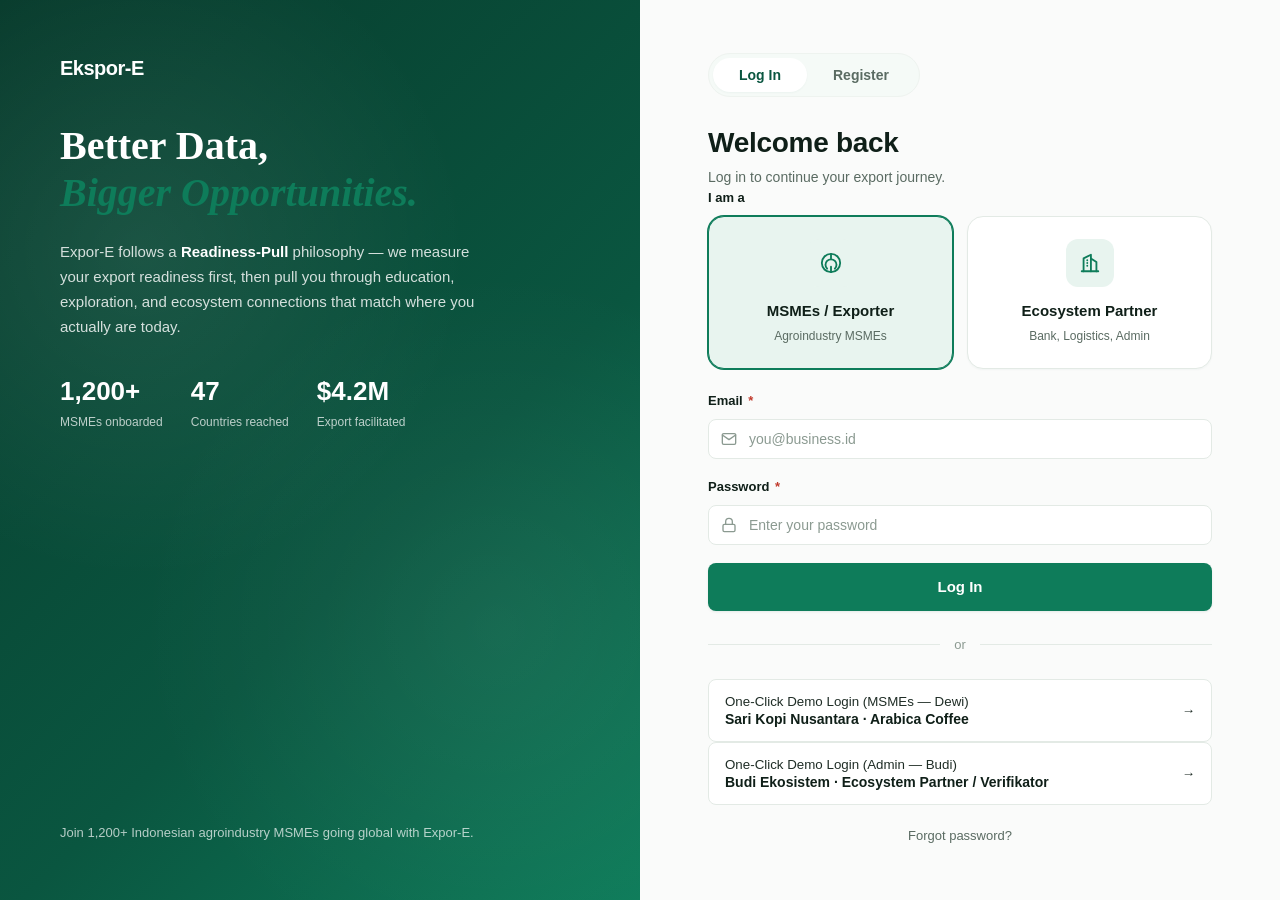
<file: education.html>
<!DOCTYPE html>
<html lang="en">
<head>
<meta charset="UTF-8">
<meta name="viewport" content="width=device-width, initial-scale=1.0">
<title>Expor-E — Education</title>
<meta name="description" content="Master export standards and skills with guided article modules tailored to Indonesian agroindustry — Pilar 1: Education.">
<link rel="stylesheet" href="style.css?v=2.0">
</head>
<body>

<div class="app-shell">

  <!-- ============== SIDEBAR ============== -->
  <aside class="app-sidebar" id="appSidebar">
    <div class="sidebar-brand">
      <a href="dashboard.html" class="brand">
        <div class="brand-name">Ekspor-E</div>
      </a>
    </div>

    <div class="sidebar-user">
      <div class="sidebar-user-info">
        <div class="sidebar-user-name" data-user-name>Dewi</div>
        <div class="sidebar-user-role" data-user-role>MSMEs / Exporter</div>
      </div>
    </div>

    <div class="sidebar-nav-section">Main Menu</div>
    <a href="dashboard.html" class="sidebar-link">
      <span class="lbl">Dashboard</span>
    </a>
    <div class="sidebar-dropdown">
      <button type="button" class="sidebar-link sidebar-dropdown-toggle" onclick="ExporE.toggleSidebarDropdown(this)">
        <span class="lbl">My Readiness</span>
        <svg class="sidebar-chevron" width="14" height="14" viewBox="0 0 24 24" fill="none" stroke="currentColor" stroke-width="2.5" stroke-linecap="round" stroke-linejoin="round"><polyline points="6 9 12 15 18 9"/></svg>
      </button>
      <div class="sidebar-dropdown-menu">
        <a href="readiness.html" class="sidebar-sublink">Assessment</a>
        <a href="readiness.html#plan" class="sidebar-sublink">Improvement Plan</a>
      </div>
    </div>
    <a href="education.html" class="sidebar-link active">
      <span class="lbl">Education</span>
    </a>
    <a href="markets.html" class="sidebar-link">
      <span class="lbl">Explore Markets</span>
    </a>
    <a href="ecosystem.html" class="sidebar-link">
      <span class="lbl">Ecosystem</span>
    </a>
    <a href="my-export.html" class="sidebar-link">
      <span class="lbl">My Export</span>
    </a>
    <a href="sustainability.html" class="sidebar-link">
      <span class="lbl">Sustainability</span>
    </a>
    <a href="my-business.html" class="sidebar-link">
      <span class="lbl">My Business</span>
    </a>

    <div class="sidebar-footer">
      <button class="sidebar-link" onclick="ExporE.logout()" style="width:100%">
        <span class="lbl">Logout</span>
      </button>
    </div>
  </aside>
  <div class="sidebar-overlay" onclick="ExporE.closeSidebar()"></div>

  <!-- ============== MAIN ============== -->
  <main class="app-main">

    <!-- App Header -->
    <header class="app-header">
      <button class="sidebar-toggle" onclick="ExporE.toggleSidebar()" aria-label="Open sidebar">
        <svg width="22" height="22" viewBox="0 0 24 24" fill="none" stroke="currentColor" stroke-width="2.5" stroke-linecap="round"><line x1="3" y1="6" x2="21" y2="6"/><line x1="3" y1="12" x2="21" y2="12"/><line x1="3" y1="18" x2="21" y2="18"/></svg>
      </button>
      <div>
        <h1>Education</h1>
        <p class="sub">Pilar 1 of the 3E Framework — Learn, Improve, Grow Together.</p>
      </div>
      <div class="app-header-actions">
        <button class="bell-btn" aria-label="Notifications" onclick="ExporE.showToast('You have 2 new notifications.', 'info')">
          <svg width="18" height="18" viewBox="0 0 24 24" fill="none" stroke="currentColor" stroke-width="2" stroke-linecap="round" stroke-linejoin="round"><path d="M18 8A6 6 0 0 0 6 8c0 7-3 9-3 9h18s-3-2-3-9"/><path d="M13.73 21a2 2 0 0 1-3.46 0"/></svg>
          <span class="dot"></span>
        </button>
      </div>
    </header>

    <div class="app-content">

    <!-- Banner -->
    <div class="card card-emerald card-pad-lg mb-24" style="position:relative; overflow:hidden;">
      <div style="position:absolute; right:-40px; top:-40px; width:220px; height:220px; border-radius:50%; background:radial-gradient(circle, rgba(255,255,255,0.12), transparent 70%);"></div>
      <div style="position:relative; z-index:2; max-width:680px;">
        <span class="badge badge-light">Pilar 1 · Education</span>
        <h1 class="text-white mt-16" style="font-size:32px; line-height:1.15;">Learn, Improve, Grow Together</h1>
        <p class="text-white mt-8" style="color:rgba(255,255,255,0.88); font-size:15px;">Master export standards and skills through guided article modules tailored to Indonesian agroindustry — from HS Code to SPS, Incoterms, and buyer negotiation.</p>
      </div>
    </div>

    <!-- Your Learning Path -->
    <div class="card card-pad mb-24">
      <div class="flex justify-between items-center mb-24" style="flex-wrap:wrap; gap:12px;">
        <div>
          <h3>Your Learning Path</h3>
          <p class="text-muted fs-13" style="margin-top:4px;"><span data-edu-completed>2</span> of 6 modules completed</p>
        </div>
        <span class="badge badge-success">On track</span>
      </div>
      <div class="stepper" data-edu-path></div>
    </div>

    <!-- Main + Right -->
    <div class="grid grid-2" style="align-items:start;">

      <!-- =============== LEFT =============== -->
      <div class="flex flex-col gap-24">

        <!-- Article Modules -->
        <div class="card card-pad">
          <div class="flex justify-between items-center mb-16" style="flex-wrap:wrap; gap:12px;">
            <div>
              <h3>Guidance Articles</h3>
              <p class="text-muted fs-13" style="margin-top:4px;">Step-by-step export modules you can read and complete at your own pace.</p>
            </div>
          </div>

          <!-- Article: HS Code -->
          <div class="next-step-card" style="margin-bottom:10px; align-items:flex-start;" onclick="ExporE.openModal('article-hs')">
            <div class="next-step-num">
              <svg width="18" height="18" viewBox="0 0 24 24" fill="none" stroke="currentColor" stroke-width="2" stroke-linecap="round" stroke-linejoin="round"><path d="M4 19.5A2.5 2.5 0 0 1 6.5 17H20"/><path d="M6.5 2H20v20H6.5A2.5 2.5 0 0 1 4 19.5v-15A2.5 2.5 0 0 1 6.5 2z"/></svg>
            </div>
            <div class="next-step-info">
              <div class="next-step-title">Understanding HS Codes</div>
              <div class="next-step-sub">A guidance module on the Harmonized System used to classify traded products.</div>
              <div style="margin-top:8px;display:flex;gap:6px;flex-wrap:wrap;align-items:center;">
                <span class="chip">Trade Basics</span>
                <span class="badge badge-muted">2h 30m</span>
                <span data-article-badge="hs"></span>
              </div>
            </div>
            <div class="next-step-arrow">
              <svg width="18" height="18" viewBox="0 0 24 24" fill="none" stroke="currentColor" stroke-width="2" stroke-linecap="round" stroke-linejoin="round"><polyline points="9 18 15 12 9 6"/></svg>
            </div>
          </div>

          <!-- Article: SPS -->
          <div class="next-step-card" style="margin-bottom:10px; align-items:flex-start;" onclick="ExporE.openModal('article-sps')">
            <div class="next-step-num">
              <svg width="18" height="18" viewBox="0 0 24 24" fill="none" stroke="currentColor" stroke-width="2" stroke-linecap="round" stroke-linejoin="round"><path d="M12 22s8-4 8-10V5l-8-3-8 3v7c0 6 8 10 8 10z"/></svg>
            </div>
            <div class="next-step-info">
              <div class="next-step-title">SPS Requirements for Food Products</div>
              <div class="next-step-sub">Sanitary and Phytosanitary measures for exporting food to major markets.</div>
              <div style="margin-top:8px;display:flex;gap:6px;flex-wrap:wrap;align-items:center;">
                <span class="chip">Compliance</span>
                <span class="badge badge-muted">1h 45m</span>
                <span data-article-badge="sps"></span>
              </div>
            </div>
            <div class="next-step-arrow">
              <svg width="18" height="18" viewBox="0 0 24 24" fill="none" stroke="currentColor" stroke-width="2" stroke-linecap="round" stroke-linejoin="round"><polyline points="9 18 15 12 9 6"/></svg>
            </div>
          </div>

          <!-- Article: Incoterms -->
          <div class="next-step-card" style="margin-bottom:10px; align-items:flex-start;" onclick="ExporE.openModal('article-incoterms')">
            <div class="next-step-num">
              <svg width="18" height="18" viewBox="0 0 24 24" fill="none" stroke="currentColor" stroke-width="2" stroke-linecap="round" stroke-linejoin="round"><rect x="1" y="3" width="15" height="13"/><polygon points="16 8 20 8 23 11 23 16 16 16 16 8"/><circle cx="5.5" cy="18.5" r="2.5"/><circle cx="18.5" cy="18.5" r="2.5"/></svg>
            </div>
            <div class="next-step-info">
              <div class="next-step-title">Mastering Incoterms 2020</div>
              <div class="next-step-sub">Understand the 11 international trade terms that define buyer-seller responsibilities.</div>
              <div style="margin-top:8px;display:flex;gap:6px;flex-wrap:wrap;align-items:center;">
                <span class="chip">Logistics</span>
                <span class="badge badge-muted">2h 00m</span>
                <span data-article-badge="incoterms"></span>
              </div>
            </div>
            <div class="next-step-arrow">
              <svg width="18" height="18" viewBox="0 0 24 24" fill="none" stroke="currentColor" stroke-width="2" stroke-linecap="round" stroke-linejoin="round"><polyline points="9 18 15 12 9 6"/></svg>
            </div>
          </div>

          <!-- Article: Export Documentation -->
          <div class="next-step-card" style="align-items:flex-start;" onclick="ExporE.openModal('article-docs')">
            <div class="next-step-num">
              <svg width="18" height="18" viewBox="0 0 24 24" fill="none" stroke="currentColor" stroke-width="2" stroke-linecap="round" stroke-linejoin="round"><path d="M14 2H6a2 2 0 0 0-2 2v16a2 2 0 0 0 2 2h12a2 2 0 0 0 2-2V8z"/><polyline points="14 2 14 8 20 8"/><line x1="8" y1="13" x2="16" y2="13"/><line x1="8" y1="17" x2="16" y2="17"/></svg>
            </div>
            <div class="next-step-info">
              <div class="next-step-title">Export Documentation Checklist</div>
              <div class="next-step-sub">The essential paperwork — Commercial Invoice, Packing List, Certificate of Origin, and more.</div>
              <div style="margin-top:8px;display:flex;gap:6px;flex-wrap:wrap;align-items:center;">
                <span class="chip">Documentation</span>
                <span class="badge badge-muted">1h 30m</span>
                <span data-article-badge="docs"></span>
              </div>
            </div>
            <div class="next-step-arrow">
              <svg width="18" height="18" viewBox="0 0 24 24" fill="none" stroke="currentColor" stroke-width="2" stroke-linecap="round" stroke-linejoin="round"><polyline points="9 18 15 12 9 6"/></svg>
            </div>
          </div>
        </div>

        <!-- Continue Learning -->
        <div class="card card-pad">
          <div class="flex justify-between items-center mb-16" style="flex-wrap:wrap; gap:12px;">
            <div>
              <h3>Continue Learning: <span data-edu-active-title>Customs</span></h3>
              <p class="text-muted fs-13" style="margin-top:4px;" data-edu-lessons-summary>4 of 5 lessons completed</p>
            </div>
            <span class="badge badge-info" data-edu-lessons-badge>In Progress</span>
          </div>
          <div class="progress progress-lg mb-24" data-edu-lessons-bar><div class="progress-bar" style="width:80%"></div></div>
          <div data-edu-lessons></div>
        </div>

        <!-- Your Progress -->
        <div class="card card-pad">
          <h3 class="mb-16">Your Progress</h3>
          <div class="flex items-center justify-between mb-16" style="flex-wrap:wrap; gap:12px;">
            <div>
              <div style="font-size:36px; font-weight:800; color:var(--emerald-dark);"><span data-edu-progress>33%</span></div>
              <div class="text-muted fs-13">Overall learning progress</div>
            </div>
            <div class="text-right">
              <div style="font-size:24px; font-weight:800; color:var(--emerald);"><span data-edu-completed>2</span>/6</div>
              <div class="text-muted fs-13">modules completed</div>
            </div>
          </div>
          <div data-edu-progress-bar>
            <div class="progress progress-lg"><div class="progress-bar" style="width:33%"></div></div>
          </div>
          <div class="notice-banner mt-24">
            <span class="ic">
              <svg viewBox="0 0 24 24" fill="none" stroke="currentColor" stroke-width="2.5" stroke-linecap="round" stroke-linejoin="round"><circle cx="12" cy="12" r="10"/><polyline points="12 6 12 12 16 14"/></svg>
            </span>
            <span>Complete the <strong>Customs</strong> module next to unlock the Logistics learning path.</span>
          </div>
        </div>

      </div>

      <!-- =============== RIGHT =============== -->
      <div class="flex flex-col gap-24">

        <!-- Upcoming Schedule -->
        <div class="card card-pad">
          <h3 class="mb-16">Upcoming Schedule</h3>
          <div class="tracking-timeline">
            <div class="tracking-event active">
              <div class="time">Oct 15 · 10:00</div>
              <div class="title">Webinar: Japan Coffee Market Insights</div>
              <div class="place">Live · Online</div>
            </div>
            <div class="tracking-event">
              <div class="time">Oct 18 · 14:00</div>
              <div class="title">Live Class: Mastering Incoterms 2020</div>
              <div class="place">Interactive workshop</div>
            </div>
            <div class="tracking-event">
              <div class="time">Oct 22 · 09:00</div>
              <div class="title">Case Study: Successful Arabica Export</div>
              <div class="place">Self-paced reading</div>
            </div>
            <div class="tracking-event">
              <div class="time">Oct 25 · All day</div>
              <div class="title">Review: Export Documentation</div>
              <div class="place">Practical exercises · 30 min</div>
            </div>
          </div>
        </div>

        <!-- Daily Streak -->
        <div class="card card-mint card-pad">
          <div class="flex items-center gap-16">
            <div class="icon-tile emerald lg">
              <svg width="24" height="24" viewBox="0 0 24 24" fill="none" stroke="currentColor" stroke-width="2" stroke-linecap="round" stroke-linejoin="round"><path d="M8.5 14.5A2.5 2.5 0 0 0 11 12c0-1.38-.5-2-1-3-1.072-2.143-.224-4.054 2-6 .5 2.5 2 4.9 4 6.5 2 1.6 3 3.5 3 5.5a7 7 0 1 1-14 0c0-1.153.433-2.294 1-3a2.5 2.5 0 0 0 2.5 2.5z"/></svg>
            </div>
            <div>
              <div class="fw-700 fs-18" style="color:var(--emerald-dark);">7 days streak!</div>
              <div class="fs-13" style="color:var(--emerald-dark);">Keep learning daily.</div>
            </div>
          </div>
        </div>

        <!-- Popular Modules -->
        <div class="card card-pad">
          <h3 class="mb-16">Popular Modules</h3>

          <div class="next-step-card" style="margin-bottom:10px; align-items:flex-start;" onclick="ExporE.openModal('article-catalog')">
            <div class="next-step-num">
              <svg width="18" height="18" viewBox="0 0 24 24" fill="none" stroke="currentColor" stroke-width="2" stroke-linecap="round" stroke-linejoin="round"><rect x="2" y="3" width="20" height="14" rx="2"/><line x1="8" y1="21" x2="16" y2="21"/><line x1="12" y1="17" x2="12" y2="21"/></svg>
            </div>
            <div class="next-step-info">
              <div class="next-step-title">Digital Catalog 101</div>
              <div class="next-step-sub">45 min · Digital Readiness</div>
              <div style="margin-top:8px;display:flex;gap:6px;flex-wrap:wrap;align-items:center;">
                <span class="chip">Digital Readiness</span>
                <span data-article-badge="catalog"></span>
              </div>
            </div>
            <div class="next-step-arrow">
              <svg width="18" height="18" viewBox="0 0 24 24" fill="none" stroke="currentColor" stroke-width="2" stroke-linecap="round" stroke-linejoin="round"><polyline points="9 18 15 12 9 6"/></svg>
            </div>
          </div>

          <div class="next-step-card" style="margin-bottom:10px; align-items:flex-start;" onclick="ExporE.openModal('article-esg')">
            <div class="next-step-num">
              <svg width="18" height="18" viewBox="0 0 24 24" fill="none" stroke="currentColor" stroke-width="2" stroke-linecap="round" stroke-linejoin="round"><path d="M12 2v6m0 0c-3.31 0-6 2.69-6 6 0 1.66.67 3.16 1.76 4.24M12 8c3.31 0 6 2.69 6 6 0 1.66-.67 3.16-1.76 4.24M12 22v-6"/><circle cx="12" cy="12" r="10"/></svg>
            </div>
            <div class="next-step-info">
              <div class="next-step-title">CBAM & ESG Reporting</div>
              <div class="next-step-sub">1h 20m · Sustainability</div>
              <div style="margin-top:8px;display:flex;gap:6px;flex-wrap:wrap;align-items:center;">
                <span class="chip">Sustainability</span>
                <span data-article-badge="esg"></span>
              </div>
            </div>
            <div class="next-step-arrow">
              <svg width="18" height="18" viewBox="0 0 24 24" fill="none" stroke="currentColor" stroke-width="2" stroke-linecap="round" stroke-linejoin="round"><polyline points="9 18 15 12 9 6"/></svg>
            </div>
          </div>

          <div class="next-step-card" style="margin-bottom:10px;" onclick="ExporE.showToast('Module details coming soon.', 'info')">
            <div class="next-step-num">
              <svg width="18" height="18" viewBox="0 0 24 24" fill="none" stroke="currentColor" stroke-width="2" stroke-linecap="round" stroke-linejoin="round"><path d="M21 11.5a8.38 8.38 0 0 1-.9 3.8 8.5 8.5 0 0 1-7.6 4.7 8.38 8.38 0 0 1-3.8-.9L3 21l1.9-5.7a8.38 8.38 0 0 1-.9-3.8 8.5 8.5 0 0 1 4.7-7.6 8.38 8.38 0 0 1 3.8-.9h.5a8.48 8.48 0 0 1 8 8v.5z"/></svg>
            </div>
            <div class="next-step-info">
              <div class="next-step-title">Buyer Negotiation Skills</div>
              <div class="next-step-sub">2h · Communication</div>
            </div>
            <div class="next-step-arrow">
              <svg width="18" height="18" viewBox="0 0 24 24" fill="none" stroke="currentColor" stroke-width="2" stroke-linecap="round" stroke-linejoin="round"><polyline points="9 18 15 12 9 6"/></svg>
            </div>
          </div>

          <div class="next-step-card" onclick="ExporE.showToast('Module details coming soon.', 'info')">
            <div class="next-step-num">
              <svg width="18" height="18" viewBox="0 0 24 24" fill="none" stroke="currentColor" stroke-width="2" stroke-linecap="round" stroke-linejoin="round"><rect x="1" y="4" width="22" height="16" rx="2"/><line x1="1" y1="10" x2="23" y2="10"/></svg>
            </div>
            <div class="next-step-info">
              <div class="next-step-title">Export Payment Methods</div>
              <div class="next-step-sub">1h 10m · Finance</div>
            </div>
            <div class="next-step-arrow">
              <svg width="18" height="18" viewBox="0 0 24 24" fill="none" stroke="currentColor" stroke-width="2" stroke-linecap="round" stroke-linejoin="round"><polyline points="9 18 15 12 9 6"/></svg>
            </div>
          </div>
        </div>

      </div>

    </div>

    </div>
  </main>
</div>

<!-- ============== MODAL: ARTICLE — MEMAHAMI HS CODE ============== -->
<div class="modal-overlay" id="article-hs">
  <div class="modal modal-lg">
    <div class="modal-header">
      <div>
        <div class="modal-title">Memahami HS Code</div>
        <div class="modal-subtitle">Trade Basics · 2h 30m · Guidance article</div>
      </div>
      <button class="modal-close" onclick="ExporE.closeModal('article-hs')" aria-label="Close">×</button>
    </div>
    <div class="modal-body article-body">

      <h4 class="mb-8">What is an HS Code?</h4>
      <p>The Harmonized System (HS) is an internationally standardized system of names and numbers used to classify traded products. Developed by the World Customs Organization (WCO), it is used by more than 200 countries to classify over 98% of global merchandise trade.</p>

      <h4 class="mb-8">Structure of an HS Code (6 digits)</h4>
      <div class="callout">
        <div class="fs-20 fw-700 text-emerald" style="font-family:var(--font-mono);">0901.21</div>
        <div class="text-muted fs-13 mt-8">
          <strong>09</strong> = Chapter (Coffee, tea, maté and spices)<br>
          <strong>0901</strong> = Heading (Coffee, whether or not roasted or decaffeinated)<br>
          <strong>0901.21</strong> = Subheading (Coffee, roasted, not decaffeinated)
        </div>
      </div>

      <h4 class="mb-8">Example: Arabica Coffee Export</h4>
      <p>For specialty Arabica Coffee exported from Indonesia to Japan, the correct HS Code is <strong>0901.21</strong>. Some countries add 2 or 4 more digits for tariff statistical purposes (e.g. <strong>0901.21.00.00</strong> in Japan).</p>

      <div class="notice-banner mb-24">
        <span class="ic">
          <svg viewBox="0 0 24 24" fill="none" stroke="currentColor" stroke-width="2.5" stroke-linecap="round" stroke-linejoin="round"><path d="M9 18h6"/><path d="M10 22h4"/><path d="M12 2a7 7 0 0 0-4 12.7c.5.4.8 1 .9 1.6h6.2c.1-.6.4-1.2.9-1.6A7 7 0 0 0 12 2Z"/></svg>
        </span>
        <span><strong>Tips:</strong> Always verify the HS Code with your destination country's customs tariff schedule — small classification differences can change tariffs by 5–15%.</span>
      </div>

    </div>
    <div class="modal-footer" data-article-footer="hs">
      <button class="btn btn-ghost" onclick="ExporE.closeModal('article-hs')">Cancel</button>
      <button class="btn btn-primary" onclick="ExporE.completeModule('hs'); ExporE.closeModal('article-hs');">Complete Module</button>
    </div>
  </div>
</div>

<!-- ============== MODAL: ARTICLE — SPS ============== -->
<div class="modal-overlay" id="article-sps">
  <div class="modal modal-lg">
    <div class="modal-header">
      <div>
        <div class="modal-title">SPS Requirements for Food Products</div>
        <div class="modal-subtitle">Compliance · 1h 45m · Guidance article</div>
      </div>
      <button class="modal-close" onclick="ExporE.closeModal('article-sps')" aria-label="Close">×</button>
    </div>
    <div class="modal-body article-body">

      <h4 class="mb-8">What is SPS?</h4>
      <p>Sanitary and Phytosanitary (SPS) measures are the laws, regulations, standards and procedures that governments use to protect human, animal and plant life from pests, diseases and food safety risks in international trade.</p>

      <h4 class="mb-8">The WTO SPS Agreement</h4>
      <p>The <strong>WTO Agreement on the Application of Sanitary and Phytosanitary Measures</strong> (1995) sets out the basic rules for food safety and animal/plant health standards. It allows countries to set their own SPS standards, but they must be science-based, applied only to the extent necessary, and not arbitrarily discriminatory.</p>

      <h4 class="mb-8">Example: Arabica Coffee to Japan</h4>
      <div class="callout">
        <div class="text-muted fs-13">
          <strong>Japan SPS requirements for green/roasted coffee:</strong>
          <ul style="margin-top:8px;">
            <li>Phytosanitary Certificate (issued by Indonesian quarantine authority)</li>
            <li>Maximum residue limits (MRLs) on pesticides — checked against Japan's Positive List</li>
            <li>Aflatoxin testing (for some categories) — max 10 ppb</li>
            <li>Food Sanitation Act compliance labelling in Japanese</li>
            <li>Manufacturing/HACCP-equivalent process documentation</li>
          </ul>
        </div>
      </div>

      <div class="notice-banner mb-24">
        <span class="ic">
          <svg viewBox="0 0 24 24" fill="none" stroke="currentColor" stroke-width="2.5" stroke-linecap="round" stroke-linejoin="round"><polyline points="20 6 9 17 4 12"/></svg>
        </span>
        <span><strong>Pre-export checklist:</strong> Phytosanitary cert · MRL lab test · Aflatoxin test · Japan-language label · HACCP docs.</span>
      </div>

    </div>
    <div class="modal-footer" data-article-footer="sps">
      <button class="btn btn-ghost" onclick="ExporE.closeModal('article-sps')">Cancel</button>
      <button class="btn btn-primary" onclick="ExporE.completeModule('sps'); ExporE.closeModal('article-sps');">Complete Module</button>
    </div>
  </div>
</div>

<!-- ============== MODAL: ARTICLE — INCOTERMS ============== -->
<div class="modal-overlay" id="article-incoterms">
  <div class="modal modal-lg">
    <div class="modal-header">
      <div>
        <div class="modal-title">Mastering Incoterms 2020</div>
        <div class="modal-subtitle">Logistics · 2h 00m · Guidance article</div>
      </div>
      <button class="modal-close" onclick="ExporE.closeModal('article-incoterms')" aria-label="Close">×</button>
    </div>
    <div class="modal-body article-body">

      <h4 class="mb-8">What are Incoterms?</h4>
      <p>Incoterms (International Commercial Terms) are internationally recognized rules published by the International Chamber of Commerce (ICC) that define the responsibilities of buyers and sellers in international trade. The current version, Incoterms 2020, lists 11 terms.</p>

      <h4 class="mb-8">The 11 Incoterms 2020</h4>
      <div class="callout">
        <div class="text-muted fs-13">
          <strong>Rules for any mode of transport:</strong>
          <ul>
            <li><strong>EXW</strong> — Ex Works</li>
            <li><strong>FCA</strong> — Free Carrier</li>
            <li><strong>CPT</strong> — Carriage Paid To</li>
            <li><strong>CIP</strong> — Carriage and Insurance Paid To</li>
            <li><strong>DAP</strong> — Delivered at Place</li>
            <li><strong>DPU</strong> — Delivered at Place Unloaded</li>
            <li><strong>DDP</strong> — Delivered Duty Paid</li>
          </ul>
          <strong style="display:block;margin-top:8px;">Rules for sea and inland waterway transport:</strong>
          <ul>
            <li><strong>FAS</strong> — Free Alongside Ship</li>
            <li><strong>FOB</strong> — Free on Board</li>
            <li><strong>CFR</strong> — Cost and Freight</li>
            <li><strong>CIF</strong> — Cost, Insurance and Freight</li>
          </ul>
        </div>
      </div>

      <h4 class="mb-8">Example: Selling Arabica Coffee to Japan</h4>
      <p>For a coffee MSME exporting FCL containers to Japan, <strong>FOB</strong> (Free on Board) or <strong>CIF</strong> (Cost, Insurance and Freight) are most common. Under FOB, the seller's responsibility ends once goods are loaded onto the vessel at the Indonesian port. Under CIF, the seller also pays for freight and minimum insurance to the destination port.</p>

      <div class="notice-banner mb-24">
        <span class="ic">
          <svg viewBox="0 0 24 24" fill="none" stroke="currentColor" stroke-width="2.5" stroke-linecap="round" stroke-linejoin="round"><path d="M9 18h6"/><path d="M10 22h4"/><path d="M12 2a7 7 0 0 0-4 12.7c.5.4.8 1 .9 1.6h6.2c.1-.6.4-1.2.9-1.6A7 7 0 0 0 12 2Z"/></svg>
        </span>
        <span><strong>Tips:</strong> Always agree the Incoterm in writing on your Proforma Invoice and Sales Contract — never leave it implied.</span>
      </div>

    </div>
    <div class="modal-footer" data-article-footer="incoterms">
      <button class="btn btn-ghost" onclick="ExporE.closeModal('article-incoterms')">Close</button>
      <button class="btn btn-primary" onclick="ExporE.completeModule('incoterms'); ExporE.closeModal('article-incoterms');">Complete Module</button>
    </div>
  </div>
</div>

<!-- ============== MODAL: ARTICLE — EXPORT DOCUMENTATION ============== -->
<div class="modal-overlay" id="article-docs">
  <div class="modal modal-lg">
    <div class="modal-header">
      <div>
        <div class="modal-title">Export Documentation Checklist</div>
        <div class="modal-subtitle">Documentation · 1h 30m · Guidance article</div>
      </div>
      <button class="modal-close" onclick="ExporE.closeModal('article-docs')" aria-label="Close">×</button>
    </div>
    <div class="modal-body article-body">

      <h4 class="mb-8">Why documentation matters</h4>
      <p>Accurate documentation is the backbone of any export shipment. Missing or incorrect paperwork causes delays at customs, demurrage charges, and in some cases seizure of goods. For Indonesian agro exports, the following documents are typically required.</p>

      <h4 class="mb-8">Core commercial documents</h4>
      <div class="callout">
        <ul>
          <li><strong>Proforma Invoice</strong> — preliminary quote sent to the buyer before the order is confirmed.</li>
          <li><strong>Commercial Invoice</strong> — the official bill for the goods, used by customs to assess duties.</li>
          <li><strong>Packing List</strong> — itemizes the contents, weight, and dimensions of each package.</li>
          <li><strong>Bill of Lading (B/L) or Air Waybill (AWB)</strong> — transport document and title to the goods.</li>
        </ul>
      </div>

      <h4 class="mb-8">Export-specific & regulatory documents</h4>
      <div class="callout">
        <ul>
          <li><strong>Certificate of Origin (COO)</strong> — often issued by the Indonesian Chamber of Commerce (KADIN); required for preferential tariffs under trade agreements.</li>
          <li><strong>Phytosanitary Certificate</strong> — issued by the Indonesian quarantine authority (Barantan) for plant-based products.</li>
          <li><strong>Health Certificate</strong> — for processed food products.</li>
          <li><strong>Form E / Form D / Form A</strong> — preferential origin certificates for ASEAN, ASEAN–China, or GSP markets.</li>
          <li><strong>PEB (Pemberitahuan Ekspor Barang)</strong> — the Indonesian customs export declaration filed through CEISA.</li>
        </ul>
      </div>

      <div class="notice-banner mb-24">
        <span class="ic">
          <svg viewBox="0 0 24 24" fill="none" stroke="currentColor" stroke-width="2.5" stroke-linecap="round" stroke-linejoin="round"><polyline points="20 6 9 17 4 12"/></svg>
        </span>
        <span><strong>Checklist:</strong> Proforma Invoice · Commercial Invoice · Packing List · B/L · COO · Phytosanitary Cert · Form D/E · PEB.</span>
      </div>

    </div>
    <div class="modal-footer" data-article-footer="docs">
      <button class="btn btn-ghost" onclick="ExporE.closeModal('article-docs')">Close</button>
      <button class="btn btn-primary" onclick="ExporE.completeModule('docs'); ExporE.closeModal('article-docs');">Complete Module</button>
    </div>
  </div>
</div>

<!-- ============== MODAL: ARTICLE — DIGITAL CATALOG ============== -->
<div class="modal-overlay" id="article-catalog">
  <div class="modal modal-lg">
    <div class="modal-header">
      <div>
        <div class="modal-title">Digital Catalog 101</div>
        <div class="modal-subtitle">Digital Readiness · 45 min · Guidance article</div>
      </div>
      <button class="modal-close" onclick="ExporE.closeModal('article-catalog')" aria-label="Close">×</button>
    </div>
    <div class="modal-body article-body">
      <h4 class="mb-8">Why a digital catalog?</h4>
      <p>International buyers almost always research suppliers online before contacting them. A professional digital catalog — with high-quality photos, specifications, HS codes, and certifications — is often the first impression a buyer has of your business.</p>
      <h4 class="mb-8">What to include</h4>
      <div class="callout">
        <ul>
          <li>Product photos (minimum 3 angles, white background)</li>
          <li>Product name, HS Code, origin, grade</li>
          <li>Specs: packaging, weight, shelf life</li>
          <li>Certifications held (Halal, HACCP, Organic)</li>
          <li>Minimum order quantity (MOQ) and lead time</li>
          <li>Incoterms and payment terms</li>
        </ul>
      </div>
    </div>
    <div class="modal-footer" data-article-footer="catalog">
      <button class="btn btn-ghost" onclick="ExporE.closeModal('article-catalog')">Close</button>
      <button class="btn btn-primary" onclick="ExporE.completeModule('catalog'); ExporE.closeModal('article-catalog');">Complete Module</button>
    </div>
  </div>
</div>

<!-- ============== MODAL: ARTICLE — CBAM & ESG ============== -->
<div class="modal-overlay" id="article-esg">
  <div class="modal modal-lg">
    <div class="modal-header">
      <div>
        <div class="modal-title">CBAM & ESG Reporting</div>
        <div class="modal-subtitle">Sustainability · 1h 20m · Guidance article</div>
      </div>
      <button class="modal-close" onclick="ExporE.closeModal('article-esg')" aria-label="Close">×</button>
    </div>
    <div class="modal-body article-body">
      <h4 class="mb-8">What is CBAM?</h4>
      <p>The Carbon Border Adjustment Mechanism (CBAM) is a EU policy that places a carbon price on imported goods from outside the EU. While agro products are not yet in scope, sustainability reporting and traceability are increasingly demanded by EU buyers as part of ESG due diligence.</p>
      <h4 class="mb-8">What MSMEs should prepare</h4>
      <div class="callout">
        <ul>
          <li>Farm-level traceability data (origin, harvest date, plot)</li>
          <li>Energy and water use documentation per kg of product</li>
          <li>Third-party sustainability certification (Rainforest Alliance, Organic)</li>
          <li>Annual ESG disclosure template</li>
        </ul>
      </div>
    </div>
    <div class="modal-footer" data-article-footer="esg">
      <button class="btn btn-ghost" onclick="ExporE.closeModal('article-esg')">Close</button>
      <button class="btn btn-primary" onclick="ExporE.completeModule('esg'); ExporE.closeModal('article-esg');">Complete Module</button>
    </div>
  </div>
</div>

<script src="script.js?v=2.0"></script>
<script>
  ExporE.requireAuth(['MSMEs']);
  ExporE.pageInit('education');
</script>
</body>
</html>
</file>
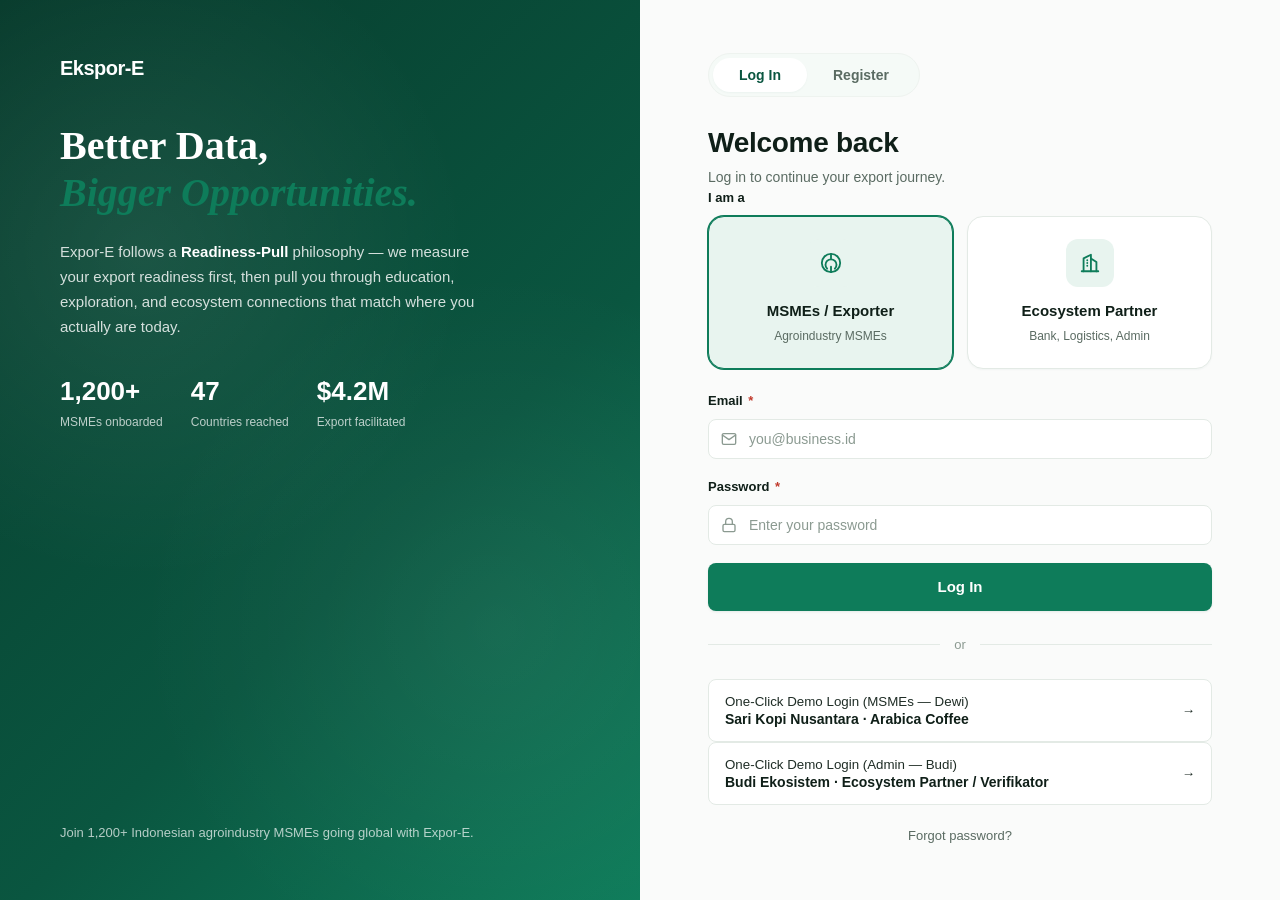
<file: markets.html>
<!DOCTYPE html>
<html lang="en">
<head>
  <meta charset="UTF-8">
  <meta name="viewport" content="width=device-width, initial-scale=1.0">
  <title>Expor-E — Explore Markets</title>
  <meta name="description" content="Discover data-driven export opportunities for Indonesian agroindustry products across 47 global markets with AI-powered recommendations.">
  <link rel="stylesheet" href="style.css">
</head>
<body>
  <div class="app-shell">
    <!-- =================== SIDEBAR =================== -->
    <aside class="app-sidebar">
      <div class="sidebar-brand">
        <a href="dashboard.html" class="brand">
          <div class="brand-name">Ekspor-E</div>
        </a>
      </div>

      <div class="sidebar-user">
        <div class="sidebar-user-info">
          <div class="sidebar-user-name" data-user-name>Dewi</div>
          <div class="sidebar-user-role" data-user-role>MSMEs / Exporter</div>
        </div>
      </div>

      <div class="sidebar-nav-section">Main</div>
      <a href="dashboard.html" class="sidebar-link">
        <span class="lbl">Dashboard</span>
      </a>
      <div class="sidebar-dropdown">
        <button type="button" class="sidebar-link sidebar-dropdown-toggle" onclick="ExporE.toggleSidebarDropdown(this)">
          <span class="lbl">My Readiness</span>
          <svg class="sidebar-chevron" width="14" height="14" viewBox="0 0 24 24" fill="none" stroke="currentColor" stroke-width="2.5" stroke-linecap="round" stroke-linejoin="round"><polyline points="6 9 12 15 18 9"/></svg>
        </button>
        <div class="sidebar-dropdown-menu">
          <a href="readiness.html" class="sidebar-sublink">Assessment</a>
          <a href="readiness.html#plan" class="sidebar-sublink">Improvement Plan</a>
        </div>
      </div>
      <a href="education.html" class="sidebar-link">
        <span class="lbl">Education</span>
      </a>
      <a href="markets.html" class="sidebar-link active">
        <span class="lbl">Explore Markets</span>
      </a>
      <a href="ecosystem.html" class="sidebar-link">
        <span class="lbl">Ecosystem</span>
      </a>
      <a href="my-export.html" class="sidebar-link">
        <span class="lbl">My Export</span>
      </a>
      <a href="sustainability.html" class="sidebar-link">
        <span class="lbl">Sustainability</span>
      </a>
      <a href="my-business.html" class="sidebar-link">
        <span class="lbl">My Business</span>
      </a>

      <div class="sidebar-footer">
        <a href="#" onclick="ExporE.logout(); return false;" class="sidebar-link">
          <span class="lbl">Logout</span>
        </a>
      </div>
    </aside>
    <div class="sidebar-overlay" onclick="ExporE.closeSidebar()"></div>
    <!-- =================== MAIN =================== -->
    <main class="app-main">
      <header class="app-header">
      <button class="sidebar-toggle" onclick="ExporE.toggleSidebar()" aria-label="Open sidebar">
        <svg width="22" height="22" viewBox="0 0 24 24" fill="none" stroke="currentColor" stroke-width="2.5" stroke-linecap="round"><line x1="3" y1="6" x2="21" y2="6"/><line x1="3" y1="12" x2="21" y2="12"/><line x1="3" y1="18" x2="21" y2="18"/></svg>
      </button>
        <div>
          <h1>Explore Global Markets</h1>
          <div class="sub">Discover data-driven opportunities for Arabica Coffee across 47 countries.</div>
        </div>
        <div class="app-header-actions">
          <button class="bell-btn" aria-label="Notifications" onclick="ExporE.showToast('You have 2 new notifications.', 'info')">
            <svg width="18" height="18" viewBox="0 0 24 24" fill="none" stroke="currentColor" stroke-width="2" stroke-linecap="round" stroke-linejoin="round"><path d="M18 8A6 6 0 0 0 6 8c0 7-3 9-3 9h18s-3-2-3-9"/><path d="M13.73 21a2 2 0 0 1-3.46 0"/></svg>
            <span class="dot"></span>
          </button>
        </div>
      </header>

      <div class="app-content">

      <!-- Search -->
      <div class="input-icon mb-16">
        <span class="ic"><svg width="16" height="16" viewBox="0 0 24 24" fill="none" stroke="currentColor" stroke-width="2" stroke-linecap="round" stroke-linejoin="round"><circle cx="11" cy="11" r="8"/><line x1="21" y1="21" x2="16.65" y2="16.65"/></svg></span>
        <input class="form-control" type="text" data-market-search placeholder="Search markets, commodities, buyers..." oninput="ExporE.searchMarkets(this.value)">
      </div>

      <!-- Filter tabs -->
      <div class="tabs mb-24" style="display:flex;gap:8px;flex-wrap:wrap;">
        <button class="tab-btn active" data-market-filter="all" onclick="ExporE.filterMarkets('all')">All Markets</button>
        <button class="tab-btn" data-market-filter="agriculture" onclick="ExporE.filterMarkets('agriculture')">Agriculture</button>
        <button class="tab-btn" data-market-filter="food" onclick="ExporE.filterMarkets('food')">Food &amp; Beverage</button>
        <button class="tab-btn" data-market-filter="textile" onclick="ExporE.filterMarkets('textile')">Textile &amp; Fashion</button>
        <button class="tab-btn" data-market-filter="handicraft" onclick="ExporE.filterMarkets('handicraft')">Handicraft</button>
        <button class="tab-btn" data-market-filter="other" onclick="ExporE.filterMarkets('other')">Other</button>
      </div>

      <!-- Main grid: content + right sidebar -->
      <div class="grid" style="grid-template-columns: minmax(0, 1fr) 320px; gap: 24px; align-items: start;">

        <!-- ===== MAIN COLUMN ===== -->
        <section id="markets-main-content">

          <!-- 1. Agriculture Category -->
          <div class="category-group mb-32" data-market-group="agriculture">
            <div class="mb-16">
              <div class="flex items-center gap-8 mb-4">
                <span class="badge badge-success">Agriculture</span>
                <h2 class="fs-22">Agriculture &amp; Raw Commodities</h2>
              </div>
              <p class="text-muted fs-14">High-demand global destinations for Indonesian palm oil, spices, cocoa, and sustainable agricultural produce.</p>
            </div>

            <div class="grid grid-2" style="gap: 16px;">
              <!-- India -->
              <article class="market-card" data-market-card data-category="agriculture" data-search="india palm oil mumbai agriculture edible oil asia crude">
                <div class="market-card-img" style="background-image: url('https://images.unsplash.com/photo-1602216056096-3b40cc0c9944?auto=format&fit=crop&w=600&q=80');">
                  <div class="market-card-flag"><span class="country-code">IN</span></div>
                </div>
                <div class="market-card-body">
                  <div class="market-card-title">India</div>
                  <div class="market-card-cat">Palm Oil · Agriculture</div>
                  <div class="market-card-stats">
                    <div class="market-card-stat">
                      <div class="num">$1.8B</div>
                      <div class="lbl">Import Value</div>
                    </div>
                    <div class="market-card-stat">
                      <div class="num market-card-trend">+6.3%</div>
                      <div class="lbl">YoY Trend</div>
                    </div>
                  </div>
                  <button class="btn btn-primary btn-sm" style="margin-top: auto;" onclick="ExporE.openModal('market-india')">View Details →</button>
                </div>
              </article>

              <!-- Vietnam -->
              <article class="market-card" data-market-card data-category="agriculture" data-search="vietnam spices pepper cassia cinnamon agriculture agro hanoi hcmc">
                <div class="market-card-img" style="background-image: url('https://images.unsplash.com/photo-1528127269322-539801943592?auto=format&fit=crop&w=600&q=80');">
                  <div class="market-card-flag"><span class="country-code">VN</span></div>
                </div>
                <div class="market-card-body">
                  <div class="market-card-title">Vietnam</div>
                  <div class="market-card-cat">Spices &amp; Raw Produce · Agriculture</div>
                  <div class="market-card-stats">
                    <div class="market-card-stat">
                      <div class="num">$890M</div>
                      <div class="lbl">Import Value</div>
                    </div>
                    <div class="market-card-stat">
                      <div class="num market-card-trend">+7.4%</div>
                      <div class="lbl">YoY Trend</div>
                    </div>
                  </div>
                  <button class="btn btn-primary btn-sm" style="margin-top: auto;" onclick="ExporE.openModal('market-vietnam')">View Details →</button>
                </div>
              </article>
            </div>
          </div>

          <!-- 2. Food & Beverage Category -->
          <div class="category-group mb-32" data-market-group="food">
            <div class="mb-16">
              <div class="flex items-center gap-8 mb-4">
                <span class="badge badge-primary">Food &amp; Beverage</span>
                <h2 class="fs-22">Food &amp; Beverage Markets</h2>
              </div>
              <p class="text-muted fs-14">Premium export destinations for Indonesian specialty coffee, organic coconut sugar, cocoa, and processed foods.</p>
            </div>

            <div class="grid grid-2" style="gap: 16px;">
              <!-- Japan -->
              <article class="market-card" data-market-card data-category="food" data-search="japan organic coffee specialty arabica tokyo food beverage asia">
                <div class="market-card-img" style="background-image: url('https://images.unsplash.com/photo-1528360983277-13d401cdc186?auto=format&fit=crop&w=600&q=80');">
                  <div class="market-card-flag"><span class="country-code">JP</span></div>
                </div>
                <div class="market-card-body">
                  <div class="market-card-title">Japan</div>
                  <div class="market-card-cat">Organic Coffee · Food &amp; Beverage</div>
                  <div class="market-card-stats">
                    <div class="market-card-stat">
                      <div class="num">$2.4B</div>
                      <div class="lbl">Import Value</div>
                    </div>
                    <div class="market-card-stat">
                      <div class="num market-card-trend">+8.6%</div>
                      <div class="lbl">YoY Trend</div>
                    </div>
                  </div>
                  <button class="btn btn-primary btn-sm" style="margin-top: auto;" onclick="ExporE.openModal('market-japan')">View Details →</button>
                </div>
              </article>

              <!-- Netherlands -->
              <article class="market-card" data-market-card data-category="food" data-search="netherlands coconut sugar amsterdam organic sweetener food europe eu">
                <div class="market-card-img" style="background-image: url('https://images.unsplash.com/photo-1512470876302-972faa2aa9a4?auto=format&fit=crop&w=600&q=80');">
                  <div class="market-card-flag"><span class="country-code">NL</span></div>
                </div>
                <div class="market-card-body">
                  <div class="market-card-title">Netherlands</div>
                  <div class="market-card-cat">Coconut Sugar · Food &amp; Beverage</div>
                  <div class="market-card-stats">
                    <div class="market-card-stat">
                      <div class="num">$980M</div>
                      <div class="lbl">Import Value</div>
                    </div>
                    <div class="market-card-stat">
                      <div class="num market-card-trend">+5.7%</div>
                      <div class="lbl">YoY Trend</div>
                    </div>
                  </div>
                  <button class="btn btn-primary btn-sm" style="margin-top: auto;" onclick="ExporE.openModal('market-netherlands')">View Details →</button>
                </div>
              </article>

              <!-- Germany -->
              <article class="market-card" data-market-card data-category="food" data-search="germany robusta coffee berlin espresso food beverage europe eu cocoa">
                <div class="market-card-img" style="background-image: url('https://images.unsplash.com/photo-1467269204594-9661b134dd2b?auto=format&fit=crop&w=600&q=80');">
                  <div class="market-card-flag"><span class="country-code">DE</span></div>
                </div>
                <div class="market-card-body">
                  <div class="market-card-title">Germany</div>
                  <div class="market-card-cat">Robusta Coffee · Food &amp; Beverage</div>
                  <div class="market-card-stats">
                    <div class="market-card-stat">
                      <div class="num">$1.2B</div>
                      <div class="lbl">Import Value</div>
                    </div>
                    <div class="market-card-stat">
                      <div class="num market-card-trend">+4.9%</div>
                      <div class="lbl">YoY Trend</div>
                    </div>
                  </div>
                  <button class="btn btn-primary btn-sm" style="margin-top: auto;" onclick="ExporE.openModal('market-germany')">View Details →</button>
                </div>
              </article>
            </div>
          </div>

          <!-- 3. Textile & Fashion Category -->
          <div class="category-group mb-32" data-market-group="textile">
            <div class="mb-16">
              <div class="flex items-center gap-8 mb-4">
                <span class="badge badge-info">Textile &amp; Fashion</span>
                <h2 class="fs-22">Textile &amp; Fashion Markets</h2>
              </div>
              <p class="text-muted fs-14">Key international buyers for Indonesian sustainable textiles, organic cotton garments, and artisanal apparel.</p>
            </div>

            <div class="grid grid-2" style="gap: 16px;">
              <!-- United Kingdom -->
              <article class="market-card" data-market-card data-category="textile" data-search="united kingdom uk organic textiles london fashion sustainable apparel europe">
                <div class="market-card-img" style="background-image: url('https://images.unsplash.com/photo-1513026705753-bc3fffca8bf4?auto=format&fit=crop&w=600&q=80');">
                  <div class="market-card-flag"><span class="country-code">GB</span></div>
                </div>
                <div class="market-card-body">
                  <div class="market-card-title">United Kingdom</div>
                  <div class="market-card-cat">Organic Textiles · Fashion</div>
                  <div class="market-card-stats">
                    <div class="market-card-stat">
                      <div class="num">$640M</div>
                      <div class="lbl">Import Value</div>
                    </div>
                    <div class="market-card-stat">
                      <div class="num market-card-trend">+6.1%</div>
                      <div class="lbl">YoY Trend</div>
                    </div>
                  </div>
                  <button class="btn btn-primary btn-sm" style="margin-top: auto;" onclick="ExporE.openModal('market-uk')">View Details →</button>
                </div>
              </article>

              <!-- France -->
              <article class="market-card" data-market-card data-category="textile" data-search="france paris ethical fashion silk batik sustainable textile europe">
                <div class="market-card-img" style="background-image: url('https://images.unsplash.com/photo-1502602898657-3e91760cbb34?auto=format&fit=crop&w=600&q=80');">
                  <div class="market-card-flag"><span class="country-code">FR</span></div>
                </div>
                <div class="market-card-body">
                  <div class="market-card-title">France</div>
                  <div class="market-card-cat">Batik &amp; Ethical Fashion · Textile</div>
                  <div class="market-card-stats">
                    <div class="market-card-stat">
                      <div class="num">$530M</div>
                      <div class="lbl">Import Value</div>
                    </div>
                    <div class="market-card-stat">
                      <div class="num market-card-trend">+5.4%</div>
                      <div class="lbl">YoY Trend</div>
                    </div>
                  </div>
                  <button class="btn btn-primary btn-sm" style="margin-top: auto;" onclick="ExporE.openModal('market-france')">View Details →</button>
                </div>
              </article>
            </div>
          </div>

          <!-- 4. Handicraft Category -->
          <div class="category-group mb-32" data-market-group="handicraft">
            <div class="mb-16">
              <div class="flex items-center gap-8 mb-4">
                <span class="badge badge-warning">Handicraft</span>
                <h2 class="fs-22">Handicraft &amp; Artisan Goods</h2>
              </div>
              <p class="text-muted fs-14">Top destination markets seeking eco-friendly rattan furniture, hand-carved home décor, and Indonesian lifestyle crafts.</p>
            </div>

            <div class="grid grid-2" style="gap: 16px;">
              <!-- United States -->
              <article class="market-card" data-market-card data-category="handicraft" data-search="united states usa handicraft artisan handmade craft americas rattan decor">
                <div class="market-card-img" style="background-image: url('https://images.unsplash.com/photo-1556905055-8f358a7a47b2?auto=format&fit=crop&w=600&q=80');">
                  <div class="market-card-flag"><span class="country-code">US</span></div>
                </div>
                <div class="market-card-body">
                  <div class="market-card-title">United States</div>
                  <div class="market-card-cat">Handicraft · Artisan Goods</div>
                  <div class="market-card-stats">
                    <div class="market-card-stat">
                      <div class="num">$720M</div>
                      <div class="lbl">Import Value</div>
                    </div>
                    <div class="market-card-stat">
                      <div class="num market-card-trend">+7.2%</div>
                      <div class="lbl">YoY Trend</div>
                    </div>
                  </div>
                  <button class="btn btn-primary btn-sm" style="margin-top: auto;" onclick="ExporE.openModal('market-usa')">View Details →</button>
                </div>
              </article>

              <!-- Australia -->
              <article class="market-card" data-market-card data-category="handicraft" data-search="australia sydney eco rattan homeware handicraft artisan pacific">
                <div class="market-card-img" style="background-image: url('https://images.unsplash.com/photo-1506973035872-a4ec16b8e8d9?auto=format&fit=crop&w=600&q=80');">
                  <div class="market-card-flag"><span class="country-code">AU</span></div>
                </div>
                <div class="market-card-body">
                  <div class="market-card-title">Australia</div>
                  <div class="market-card-cat">Eco Homeware &amp; Crafts · Handicraft</div>
                  <div class="market-card-stats">
                    <div class="market-card-stat">
                      <div class="num">$410M</div>
                      <div class="lbl">Import Value</div>
                    </div>
                    <div class="market-card-stat">
                      <div class="num market-card-trend">+6.8%</div>
                      <div class="lbl">YoY Trend</div>
                    </div>
                  </div>
                  <button class="btn btn-primary btn-sm" style="margin-top: auto;" onclick="ExporE.openModal('market-australia')">View Details →</button>
                </div>
              </article>
            </div>
          </div>

          <!-- 5. Other Category -->
          <div class="category-group mb-32" data-market-group="other">
            <div class="mb-16">
              <div class="flex items-center gap-8 mb-4">
                <span class="badge badge-muted">Other</span>
                <h2 class="fs-22">Renewable Biomass &amp; Eco Products</h2>
              </div>
              <p class="text-muted fs-14">Emerging markets importing Indonesian biomass pellets, palm kernel shells (PKS), and green industrial commodities.</p>
            </div>

            <div class="grid grid-2" style="gap: 16px;">
              <!-- South Korea -->
              <article class="market-card" data-market-card data-category="other" data-search="south korea seoul biomass pks palm kernel shell green energy east asia other">
                <div class="market-card-img" style="background-image: url('https://images.unsplash.com/photo-1517154421773-0529f29ea451?auto=format&fit=crop&w=600&q=80');">
                  <div class="market-card-flag"><span class="country-code">KR</span></div>
                </div>
                <div class="market-card-body">
                  <div class="market-card-title">South Korea</div>
                  <div class="market-card-cat">Biomass &amp; PKS · Renewable Energy</div>
                  <div class="market-card-stats">
                    <div class="market-card-stat">
                      <div class="num">$650M</div>
                      <div class="lbl">Import Value</div>
                    </div>
                    <div class="market-card-stat">
                      <div class="num market-card-trend">+11.2%</div>
                      <div class="lbl">YoY Trend</div>
                    </div>
                  </div>
                  <button class="btn btn-primary btn-sm" style="margin-top: auto;" onclick="ExporE.openModal('market-korea')">View Details →</button>
                </div>
              </article>
            </div>
          </div>

          <!-- Empty State for Search / Filter -->
          <div id="markets-empty-state" class="card card-pad text-center" style="display:none; padding:48px 24px; margin-bottom:32px;">
            <div style="width:54px; height:54px; border-radius:50%; background:var(--mint-soft); color:var(--emerald); display:inline-flex; align-items:center; justify-content:center; margin:0 auto 16px;">
              <svg width="24" height="24" viewBox="0 0 24 24" fill="none" stroke="currentColor" stroke-width="2"><circle cx="11" cy="11" r="8"/><line x1="21" y1="21" x2="16.65" y2="16.65"/></svg>
            </div>
            <h3 class="fs-18 mb-8">No markets found</h3>
            <p class="text-muted fs-14 mb-16">No export destinations match the current category or keyword. You can clear the search or browse all markets.</p>
            <button class="btn btn-outline btn-sm" onclick="ExporE.filterMarkets('all')">View All Markets</button>
          </div>

        </section>

        <!-- ===== RIGHT SIDEBAR ===== -->
        <aside>

          <!-- Popular Markets -->
          <div class="card card-pad mb-24">
            <h3 class="mb-16">Popular Markets</h3>
            <div style="display: flex; flex-direction: column; gap: 10px;">
              <div class="flex items-center justify-between" style="padding: 10px 12px; background: var(--mint-bg); border-radius: 8px; cursor: pointer; transition: all 0.2s;" onclick="ExporE.openModal('market-japan')">
                <span class="fs-14"><strong>1.</strong> Japan JP </span>
                <span class="badge badge-success">94%</span>
              </div>
              <div class="flex items-center justify-between" style="padding: 10px 12px; background: var(--mint-bg); border-radius: 8px; cursor: pointer; transition: all 0.2s;" onclick="ExporE.openModal('market-germany')">
                <span class="fs-14"><strong>2.</strong> Germany DE </span>
                <span class="badge badge-success">88%</span>
              </div>
              <div class="flex items-center justify-between" style="padding: 10px 12px; background: var(--mint-bg); border-radius: 8px; cursor: pointer; transition: all 0.2s;" onclick="ExporE.openModal('market-netherlands')">
                <span class="fs-14"><strong>3.</strong> Netherlands NL </span>
                <span class="badge badge-info">85%</span>
              </div>
              <div class="flex items-center justify-between" style="padding: 10px 12px; background: var(--mint-bg); border-radius: 8px; cursor: pointer; transition: all 0.2s;" onclick="ExporE.openModal('market-usa')">
                <span class="fs-14"><strong>4.</strong> USA US </span>
                <span class="badge badge-info">82%</span>
              </div>
              <div class="flex items-center justify-between" style="padding: 10px 12px; background: var(--mint-bg); border-radius: 8px; cursor: pointer; transition: all 0.2s;" onclick="ExporE.openModal('market-uk')">
                <span class="fs-14"><strong>5.</strong> UK GB </span>
                <span class="badge badge-info">78%</span>
              </div>
            </div>
          </div>

          <!-- AI Market Finder -->
          <div class="ai-panel mb-24">
            <div class="ai-icon"><svg width="22" height="22" viewBox="0 0 24 24" fill="none" stroke="currentColor" stroke-width="2" stroke-linecap="round" stroke-linejoin="round"><path d="M12 2L9.5 8.5 2 9.5l5.5 5.5L6 22l6-3 6 3-1.5-7 5.5-5.5L14.5 8.5z"/></svg></div>
            <div class="ai-title">AI Market Finder</div>
            <div class="ai-sub">Explore with AI — get personalized market recommendations based on your product profile.</div>
            <button class="btn btn-white btn-block mt-16" onclick="ExporE.aiMarketFinder()">Find My Best Markets →</button>
            <div id="ai-result" class="ai-result hidden"></div>
          </div>

          <!-- Global Trade News -->
          <div class="card card-pad">
            <h3 class="mb-16">Global Trade News</h3>
            <div style="display: flex; flex-direction: column; gap: 14px;">
              <div>
                <div class="fw-700 fs-14">EU CBAM Update: Full implementation from Jan 2026</div>
                <div class="fs-12 text-muted mt-8">2 hours ago · EU Commission</div>
              </div>
              <div class="divider" style="margin: 0;"></div>
              <div>
                <div class="fw-700 fs-14">Japan introduces new SPS regulation for organic coffee imports</div>
                <div class="fs-12 text-muted mt-8">1 day ago · MHLW Japan</div>
              </div>
              <div class="divider" style="margin: 0;"></div>
              <div>
                <div class="fw-700 fs-14">India revises import tariffs on crude palm oil</div>
                <div class="fs-12 text-muted mt-8">3 days ago · Ministry of Commerce India</div>
              </div>
            </div>
          </div>

        </aside>
      </div>
      </div> <!-- /.app-content -->
    </main>
  </div>

  <!-- =================== MARKET MODALS =================== -->

  <!-- Japan Modal -->
  <div class="modal-overlay" id="market-japan">
    <div class="modal modal-lg">
      <div class="modal-header">
        <div>
          <div class="modal-title">JP  Japan · Tokyo</div>
          <div class="modal-subtitle">Organic Coffee — Specialty Arabica import market</div>
        </div>
        <button class="modal-close" onclick="ExporE.closeModal('market-japan')">×</button>
      </div>
      <div class="modal-body">
        <h4 class="mb-16">Market Overview</h4>
        <div class="grid grid-3 mb-24">
          <div>
            <div class="fs-12 text-muted">Market Size</div>
            <div class="fs-24 fw-700 text-emerald">$2.4B</div>
          </div>
          <div>
            <div class="fs-12 text-muted">Annual Growth</div>
            <div class="fs-24 fw-700 text-emerald">+8.6%</div>
          </div>
          <div>
            <div class="fs-12 text-muted">Top Demand Region</div>
            <div class="fs-18 fw-700">Tokyo · Osaka</div>
          </div>
        </div>

        <h4 class="mb-16">Tariff &amp; Regulations</h4>
        <div class="card card-mint card-pad-sm mb-24">
          <div class="flex items-center gap-12 mb-16">
            <span class="badge badge-success">0% Tariff</span>
            <span class="fs-14">Under GSP scheme for eligible Indonesian agro products</span>
          </div>
          <div class="fs-13 text-muted mb-8">Required Certifications:</div>
          <div class="tag-list mb-16">
            <span class="chip">JAS Organic</span>
            <span class="chip">HACCP</span>
            <span class="chip">ISO 22000</span>
          </div>
          <div class="fs-13 text-muted mb-8">SPS Inspection:</div>
          <p class="fs-13">MHLW (Ministry of Health, Labour and Welfare) conducts mandatory food safety inspections at port of entry. Imported coffee requires MHLW notification and labeling compliance under JAS Law.</p>
        </div>

        <h4 class="mb-16">Top Buyers</h4>
        <div style="display: flex; flex-direction: column; gap: 8px;" class="mb-24">
          <div class="flex items-center justify-between" style="padding: 12px 14px; background: var(--mint-bg); border-radius: 8px;">
            <div>
              <div class="fw-700 fs-14">Tokyo Specialty Coffee Co.</div>
              <div class="fs-12 text-muted">Premium single-origin importer</div>
            </div>
            <button class="btn btn-sm btn-ghost" onclick="ExporE.showToast('Buyer introduction request sent.', 'success')">Contact</button>
          </div>
          <div class="flex items-center justify-between" style="padding: 12px 14px; background: var(--mint-bg); border-radius: 8px;">
            <div>
              <div class="fw-700 fs-14">UCC Ueshima Coffee Co.</div>
              <div class="fs-12 text-muted">Japan's largest coffee importer</div>
            </div>
            <button class="btn btn-sm btn-ghost" onclick="ExporE.showToast('Buyer introduction request sent.', 'success')">Contact</button>
          </div>
          <div class="flex items-center justify-between" style="padding: 12px 14px; background: var(--mint-bg); border-radius: 8px;">
            <div>
              <div class="fw-700 fs-14">Key Coffee Inc.</div>
              <div class="fs-12 text-muted">Specialty &amp; commercial roasting</div>
            </div>
            <button class="btn btn-sm btn-ghost" onclick="ExporE.showToast('Buyer introduction request sent.', 'success')">Contact</button>
          </div>
        </div>

        <h4 class="mb-16">Recommended Next Steps</h4>
        <ol style="display: flex; flex-direction: column; gap: 8px; padding-left: 20px; list-style: decimal;">
          <li class="fs-13">Apply for JAS Organic certification via a registered Japanese certification agency.</li>
          <li class="fs-13">Prepare Japanese-language product label and packaging samples.</li>
          <li class="fs-13">Schedule buyer introductions through JETRO Indonesia office.</li>
          <li class="fs-13">Confirm logistics partner for direct shipping to Port of Tokyo or Yokohama.</li>
        </ol>
      </div>
      <div class="modal-footer">
        <button class="btn btn-ghost" onclick="ExporE.closeModal('market-japan')">Close</button>
        <button class="btn btn-primary" onclick="ExporE.showToast('Japan saved to your market watchlist.', 'success'); ExporE.closeModal('market-japan');">Save Market</button>
      </div>
    </div>
  </div>

  <!-- India Modal -->
  <div class="modal-overlay" id="market-india">
    <div class="modal modal-lg">
      <div class="modal-header">
        <div>
          <div class="modal-title">IN  India · Mumbai</div>
          <div class="modal-subtitle">Palm Oil — world's largest importer of edible oils</div>
        </div>
        <button class="modal-close" onclick="ExporE.closeModal('market-india')">×</button>
      </div>
      <div class="modal-body">
        <h4 class="mb-16">Market Overview</h4>
        <div class="grid grid-3 mb-24">
          <div>
            <div class="fs-12 text-muted">Market Size</div>
            <div class="fs-24 fw-700 text-emerald">$1.8B</div>
          </div>
          <div>
            <div class="fs-12 text-muted">Annual Growth</div>
            <div class="fs-24 fw-700 text-emerald">+6.3%</div>
          </div>
          <div>
            <div class="fs-12 text-muted">Top Demand Region</div>
            <div class="fs-18 fw-700">Mumbai · Chennai</div>
          </div>
        </div>

        <h4 class="mb-16">Tariff &amp; Regulations</h4>
        <div class="card card-mint card-pad-sm mb-24">
          <div class="flex items-center gap-12 mb-16">
            <span class="badge badge-warning">Variable Tariff</span>
            <span class="fs-14">Crude palm oil: 0% under Tariff Rate Quota; Refined: ~17.5%</span>
          </div>
          <div class="fs-13 text-muted mb-8">Required Certifications:</div>
          <div class="tag-list mb-16">
            <span class="chip">FSSAI Registration</span>
            <span class="chip">ISO 22000</span>
            <span class="chip">RSPO Sustainable</span>
          </div>
          <div class="fs-13 text-muted mb-8">SPS Inspection:</div>
          <p class="fs-13">FSSAI (Food Safety and Standards Authority of India) mandates pre-shipment inspection and laboratory testing for edible oils at designated Indian ports.</p>
        </div>

        <h4 class="mb-16">Top Buyers</h4>
        <div style="display: flex; flex-direction: column; gap: 8px;" class="mb-24">
          <div class="flex items-center justify-between" style="padding: 12px 14px; background: var(--mint-bg); border-radius: 8px;">
            <div>
              <div class="fw-700 fs-14">Mumbai Foods Ltd.</div>
              <div class="fs-12 text-muted">Edible oil distributor &amp; refinery</div>
            </div>
            <button class="btn btn-sm btn-ghost" onclick="ExporE.showToast('Buyer introduction request sent.', 'success')">Contact</button>
          </div>
          <div class="flex items-center justify-between" style="padding: 12px 14px; background: var(--mint-bg); border-radius: 8px;">
            <div>
              <div class="fw-700 fs-14">Adani Wilmar Ltd.</div>
              <div class="fs-12 text-muted">FMCG edible oil major</div>
            </div>
            <button class="btn btn-sm btn-ghost" onclick="ExporE.showToast('Buyer introduction request sent.', 'success')">Contact</button>
          </div>
          <div class="flex items-center justify-between" style="padding: 12px 14px; background: var(--mint-bg); border-radius: 8px;">
            <div>
              <div class="fw-700 fs-14">Emami Agrotech Ltd.</div>
              <div class="fs-12 text-muted">Palm oil refining &amp; packaging</div>
            </div>
            <button class="btn btn-sm btn-ghost" onclick="ExporE.showToast('Buyer introduction request sent.', 'success')">Contact</button>
          </div>
        </div>

        <h4 class="mb-16">Recommended Next Steps</h4>
        <ol style="display: flex; flex-direction: column; gap: 8px; padding-left: 20px; list-style: decimal;">
          <li class="fs-13">Register with FSSAI for an importer license and obtain RSPO certification.</li>
          <li class="fs-13">Confirm HS Code 1511.10 tariff classification with customs broker.</li>
          <li class="fs-13">Negotiate crude vs. refined palm oil shipments based on TRQ availability.</li>
          <li class="fs-13">Partner with a logistics provider for Mundra or Nhava Sheva port handling.</li>
        </ol>
      </div>
      <div class="modal-footer">
        <button class="btn btn-ghost" onclick="ExporE.closeModal('market-india')">Close</button>
        <button class="btn btn-primary" onclick="ExporE.showToast('India saved to your market watchlist.', 'success'); ExporE.closeModal('market-india');">Save Market</button>
      </div>
    </div>
  </div>

  <!-- Netherlands Modal -->
  <div class="modal-overlay" id="market-netherlands">
    <div class="modal modal-lg">
      <div class="modal-header">
        <div>
          <div class="modal-title">NL  Netherlands · Amsterdam</div>
          <div class="modal-subtitle">Coconut Sugar — EU organic food gateway</div>
        </div>
        <button class="modal-close" onclick="ExporE.closeModal('market-netherlands')">×</button>
      </div>
      <div class="modal-body">
        <h4 class="mb-16">Market Overview</h4>
        <div class="grid grid-3 mb-24">
          <div>
            <div class="fs-12 text-muted">Market Size</div>
            <div class="fs-24 fw-700 text-emerald">$980M</div>
          </div>
          <div>
            <div class="fs-12 text-muted">Annual Growth</div>
            <div class="fs-24 fw-700 text-emerald">+5.7%</div>
          </div>
          <div>
            <div class="fs-12 text-muted">Top Demand Region</div>
            <div class="fs-18 fw-700">Amsterdam · Rotterdam</div>
          </div>
        </div>

        <h4 class="mb-16">Tariff &amp; Regulations</h4>
        <div class="card card-mint card-pad-sm mb-24">
          <div class="flex items-center gap-12 mb-16">
            <span class="badge badge-success">0% Tariff</span>
            <span class="fs-14">EU GSP+ preference for Indonesian origin</span>
          </div>
          <div class="fs-13 text-muted mb-8">Required Certifications:</div>
          <div class="tag-list mb-16">
            <span class="chip">EU Organic (Reg. 2018/848)</span>
            <span class="chip">ISO 22000</span>
            <span class="chip">Fair Trade EU</span>
          </div>
          <div class="fs-13 text-muted mb-8">SPS Inspection:</div>
          <p class="fs-13">EU Border Rejection System (RASFF) applies. Shipments require pre-export health certificate and may face document checks at Port of Rotterdam.</p>
        </div>

        <h4 class="mb-16">Top Buyers</h4>
        <div style="display: flex; flex-direction: column; gap: 8px;" class="mb-24">
          <div class="flex items-center justify-between" style="padding: 12px 14px; background: var(--mint-bg); border-radius: 8px;">
            <div>
              <div class="fw-700 fs-14">Amsterdam Organics B.V.</div>
              <div class="fs-12 text-muted">Organic sweetener distributor</div>
            </div>
            <button class="btn btn-sm btn-ghost" onclick="ExporE.showToast('Buyer introduction request sent.', 'success')">Contact</button>
          </div>
          <div class="flex items-center justify-between" style="padding: 12px 14px; background: var(--mint-bg); border-radius: 8px;">
            <div>
              <div class="fw-700 fs-14">Tastea Natural Foods</div>
              <div class="fs-12 text-muted">Plant-based food brand</div>
            </div>
            <button class="btn btn-sm btn-ghost" onclick="ExporE.showToast('Buyer introduction request sent.', 'success')">Contact</button>
          </div>
          <div class="flex items-center justify-between" style="padding: 12px 14px; background: var(--mint-bg); border-radius: 8px;">
            <div>
              <div class="fw-700 fs-14">Rotterdam Bio Trading</div>
              <div class="fs-12 text-muted">Bulk organic commodities</div>
            </div>
            <button class="btn btn-sm btn-ghost" onclick="ExporE.showToast('Buyer introduction request sent.', 'success')">Contact</button>
          </div>
        </div>

        <h4 class="mb-16">Recommended Next Steps</h4>
        <ol style="display: flex; flex-direction: column; gap: 8px; padding-left: 20px; list-style: decimal;">
          <li class="fs-13">Obtain EU Organic certification via an EU-accredited control body.</li>
          <li class="fs-13">Issue EUR.1 movement certificate to claim GSP+ preferential tariff.</li>
          <li class="fs-13">Register with RASSF portal and prepare pre-export health certificate.</li>
          <li class="fs-13">Schedule meeting with Netherlands Food Partnership for buyer matching.</li>
        </ol>
      </div>
      <div class="modal-footer">
        <button class="btn btn-ghost" onclick="ExporE.closeModal('market-netherlands')">Close</button>
        <button class="btn btn-primary" onclick="ExporE.showToast('Netherlands saved to your market watchlist.', 'success'); ExporE.closeModal('market-netherlands');">Save Market</button>
      </div>
    </div>
  </div>

  <!-- Germany Modal -->
  <div class="modal-overlay" id="market-germany">
    <div class="modal modal-lg">
      <div class="modal-header">
        <div>
          <div class="modal-title">DE  Germany · Berlin</div>
          <div class="modal-subtitle">Robusta Coffee — largest EU coffee market</div>
        </div>
        <button class="modal-close" onclick="ExporE.closeModal('market-germany')">×</button>
      </div>
      <div class="modal-body">
        <h4 class="mb-16">Market Overview</h4>
        <div class="grid grid-3 mb-24">
          <div>
            <div class="fs-12 text-muted">Market Size</div>
            <div class="fs-24 fw-700 text-emerald">$1.2B</div>
          </div>
          <div>
            <div class="fs-12 text-muted">Annual Growth</div>
            <div class="fs-24 fw-700 text-emerald">+4.9%</div>
          </div>
          <div>
            <div class="fs-12 text-muted">Top Demand Region</div>
            <div class="fs-18 fw-700">Berlin · Hamburg</div>
          </div>
        </div>

        <h4 class="mb-16">Tariff &amp; Regulations</h4>
        <div class="card card-mint card-pad-sm mb-24">
          <div class="flex items-center gap-12 mb-16">
            <span class="badge badge-success">0% Tariff</span>
            <span class="fs-14">Raw coffee (HS 0901) enters EU duty-free</span>
          </div>
          <div class="fs-13 text-muted mb-8">Required Certifications:</div>
          <div class="tag-list mb-16">
            <span class="chip">EU Organic</span>
            <span class="chip">HACCP</span>
            <span class="chip">Rainforest Alliance</span>
          </div>
          <div class="fs-13 text-muted mb-8">SPS Inspection:</div>
          <p class="fs-13">German Federal Office of Consumer Protection and Food Safety (BVL) coordinates entry checks; the EU CBAM (Carbon Border Adjustment Mechanism) applies to certain product categories from 2026.</p>
        </div>

        <h4 class="mb-16">Top Buyers</h4>
        <div style="display: flex; flex-direction: column; gap: 8px;" class="mb-24">
          <div class="flex items-center justify-between" style="padding: 12px 14px; background: var(--mint-bg); border-radius: 8px;">
            <div>
              <div class="fw-700 fs-14">Berlin Coffee Roasters GmbH</div>
              <div class="fs-12 text-muted">Specialty roasting house</div>
            </div>
            <button class="btn btn-sm btn-ghost" onclick="ExporE.showToast('Buyer introduction request sent.', 'success')">Contact</button>
          </div>
          <div class="flex items-center justify-between" style="padding: 12px 14px; background: var(--mint-bg); border-radius: 8px;">
            <div>
              <div class="fw-700 fs-14">Tchibo GmbH</div>
              <div class="fs-12 text-muted">Major German coffee retailer</div>
            </div>
            <button class="btn btn-sm btn-ghost" onclick="ExporE.showToast('Buyer introduction request sent.', 'success')">Contact</button>
          </div>
          <div class="flex items-center justify-between" style="padding: 12px 14px; background: var(--mint-bg); border-radius: 8px;">
            <div>
              <div class="fw-700 fs-14">Dalla Corte GmbH</div>
              <div class="fs-12 text-muted">Premium espresso importer</div>
            </div>
            <button class="btn btn-sm btn-ghost" onclick="ExporE.showToast('Buyer introduction request sent.', 'success')">Contact</button>
          </div>
        </div>

        <h4 class="mb-16">Recommended Next Steps</h4>
        <ol style="display: flex; flex-direction: column; gap: 8px; padding-left: 20px; list-style: decimal;">
          <li class="fs-13">Verify HS Code 0901.22 (Robusta, raw) classification for duty-free entry.</li>
          <li class="fs-13">Prepare CBAM emissions documentation starting 2026.</li>
          <li class="fs-13">Issue EUR.1 certificate and pre-shipment inspection report.</li>
          <li class="fs-13">Connect with Hamburg coffee exchange for bulk contracts.</li>
        </ol>
      </div>
      <div class="modal-footer">
        <button class="btn btn-ghost" onclick="ExporE.closeModal('market-germany')">Close</button>
        <button class="btn btn-primary" onclick="ExporE.showToast('Germany saved to your market watchlist.', 'success'); ExporE.closeModal('market-germany');">Save Market</button>
      </div>
    </div>
  </div>

  <!-- USA Modal -->
  <div class="modal-overlay" id="market-usa">
    <div class="modal modal-lg">
      <div class="modal-header">
        <div>
          <div class="modal-title">US  United States · Los Angeles</div>
          <div class="modal-subtitle">Handicraft — artisan goods &amp; cultural products</div>
        </div>
        <button class="modal-close" onclick="ExporE.closeModal('market-usa')">×</button>
      </div>
      <div class="modal-body">
        <h4 class="mb-16">Market Overview</h4>
        <div class="grid grid-3 mb-24">
          <div>
            <div class="fs-12 text-muted">Market Size</div>
            <div class="fs-24 fw-700 text-emerald">$720M</div>
          </div>
          <div>
            <div class="fs-12 text-muted">Annual Growth</div>
            <div class="fs-24 fw-700 text-emerald">+7.2%</div>
          </div>
          <div>
            <div class="fs-12 text-muted">Top Demand Region</div>
            <div class="fs-18 fw-700">LA · NYC · Seattle</div>
          </div>
        </div>

        <h4 class="mb-16">Tariff &amp; Regulations</h4>
        <div class="card card-mint card-pad-sm mb-24">
          <div class="flex items-center gap-12 mb-16">
            <span class="badge badge-success">Low Tariff</span>
            <span class="fs-14">Most handicraft HS codes 0–5% under GSP</span>
          </div>
          <div class="fs-13 text-muted mb-8">Required Certifications:</div>
          <div class="tag-list mb-16">
            <span class="chip">FDA Registration</span>
            <span class="chip">FCC Compliance</span>
            <span class="chip">Fair Trade USA</span>
          </div>
          <div class="fs-13 text-muted mb-8">SPS Inspection:</div>
          <p class="fs-13">CBP (Customs and Border Protection) and FDA conduct risk-based inspections. Wooden handicrafts require ISPM-15 fumigation certification.</p>
        </div>

        <h4 class="mb-16">Top Buyers</h4>
        <div style="display: flex; flex-direction: column; gap: 8px;" class="mb-24">
          <div class="flex items-center justify-between" style="padding: 12px 14px; background: var(--mint-bg); border-radius: 8px;">
            <div>
              <div class="fw-700 fs-14">Global Artisan Network</div>
              <div class="fs-12 text-muted">Ethical sourcing marketplace</div>
            </div>
            <button class="btn btn-sm btn-ghost" onclick="ExporE.showToast('Buyer introduction request sent.', 'success')">Contact</button>
          </div>
          <div class="flex items-center justify-between" style="padding: 12px 14px; background: var(--mint-bg); border-radius: 8px;">
            <div>
              <div class="fw-700 fs-14">West Elm Buyers Office</div>
              <div class="fs-12 text-muted">Home &amp; lifestyle retail chain</div>
            </div>
            <button class="btn btn-sm btn-ghost" onclick="ExporE.showToast('Buyer introduction request sent.', 'success')">Contact</button>
          </div>
          <div class="flex items-center justify-between" style="padding: 12px 14px; background: var(--mint-bg); border-radius: 8px;">
            <div>
              <div class="fw-700 fs-14">NOVICA United States</div>
              <div class="fs-12 text-muted">Online artisan platform</div>
            </div>
            <button class="btn btn-sm btn-ghost" onclick="ExporE.showToast('Buyer introduction request sent.', 'success')">Contact</button>
          </div>
        </div>

        <h4 class="mb-16">Recommended Next Steps</h4>
        <ol style="display: flex; flex-direction: column; gap: 8px; padding-left: 20px; list-style: decimal;">
          <li class="fs-13">Register with FDA for facility number if product touches food/cosmetics.</li>
          <li class="fs-13">Obtain ISPM-15 fumigation certificate for wooden products.</li>
          <li class="fs-13">File Electronic Export Information (EEI) via ACE/AES portal.</li>
          <li class="fs-13">Engage a US-licensed customs broker for ISF (10+2) filing.</li>
        </ol>
      </div>
      <div class="modal-footer">
        <button class="btn btn-ghost" onclick="ExporE.closeModal('market-usa')">Close</button>
        <button class="btn btn-primary" onclick="ExporE.showToast('United States saved to your market watchlist.', 'success'); ExporE.closeModal('market-usa');">Save Market</button>
      </div>
    </div>
  </div>

  <!-- UK Modal -->
  <div class="modal-overlay" id="market-uk">
    <div class="modal modal-lg">
      <div class="modal-header">
        <div>
          <div class="modal-title">GB  United Kingdom · London</div>
          <div class="modal-subtitle">Organic Textiles — sustainable apparel market</div>
        </div>
        <button class="modal-close" onclick="ExporE.closeModal('market-uk')">×</button>
      </div>
      <div class="modal-body">
        <h4 class="mb-16">Market Overview</h4>
        <div class="grid grid-3 mb-24">
          <div>
            <div class="fs-12 text-muted">Market Size</div>
            <div class="fs-24 fw-700 text-emerald">$640M</div>
          </div>
          <div>
            <div class="fs-12 text-muted">Annual Growth</div>
            <div class="fs-24 fw-700 text-emerald">+6.1%</div>
          </div>
          <div>
            <div class="fs-12 text-muted">Top Demand Region</div>
            <div class="fs-18 fw-700">London · Manchester</div>
          </div>
        </div>

        <h4 class="mb-16">Tariff &amp; Regulations</h4>
        <div class="card card-mint card-pad-sm mb-24">
          <div class="flex items-center gap-12 mb-16">
            <span class="badge badge-warning">4–12% Tariff</span>
            <span class="fs-14">UK Global Tariff varies by fabric composition</span>
          </div>
          <div class="fs-13 text-muted mb-8">Required Certifications:</div>
          <div class="tag-list mb-16">
            <span class="chip">GOTS Organic Textile</span>
            <span class="chip">OEKO-TEX Standard 100</span>
            <span class="chip">Fair Trade UK</span>
          </div>
          <div class="fs-13 text-muted mb-8">SPS Inspection:</div>
          <p class="fs-13">UK Trading Standards enforces textile labeling under Textile Products (Labelling and Fibre Composition) Regulations 2012. REACH compliance applies for chemical content.</p>
        </div>

        <h4 class="mb-16">Top Buyers</h4>
        <div style="display: flex; flex-direction: column; gap: 8px;" class="mb-24">
          <div class="flex items-center justify-between" style="padding: 12px 14px; background: var(--mint-bg); border-radius: 8px;">
            <div>
              <div class="fw-700 fs-14">People Tree London</div>
              <div class="fs-12 text-muted">Sustainable fashion pioneer</div>
            </div>
            <button class="btn btn-sm btn-ghost" onclick="ExporE.showToast('Buyer introduction request sent.', 'success')">Contact</button>
          </div>
          <div class="flex items-center justify-between" style="padding: 12px 14px; background: var(--mint-bg); border-radius: 8px;">
            <div>
              <div class="fw-700 fs-14">M&amp;S Sustainable Sourcing</div>
              <div class="fs-12 text-muted">Plan A sustainable apparel program</div>
            </div>
            <button class="btn btn-sm btn-ghost" onclick="ExporE.showToast('Buyer introduction request sent.', 'success')">Contact</button>
          </div>
          <div class="flex items-center justify-between" style="padding: 12px 14px; background: var(--mint-bg); border-radius: 8px;">
            <div>
              <div class="fw-700 fs-14">London Textile Exchange</div>
              <div class="fs-12 text-muted">Organic fabric importer</div>
            </div>
            <button class="btn btn-sm btn-ghost" onclick="ExporE.showToast('Buyer introduction request sent.', 'success')">Contact</button>
          </div>
        </div>

        <h4 class="mb-16">Recommended Next Steps</h4>
        <ol style="display: flex; flex-direction: column; gap: 8px; padding-left: 20px; list-style: decimal;">
          <li class="fs-13">Obtain GOTS certification via an approved UK-recognised certification body.</li>
          <li class="fs-13">Prepare fibre composition labels in English for each product.</li>
          <li class="fs-13">Issue UK Certificate of Origin via local chamber of commerce.</li>
          <li class="fs-13">Confirm REACH compliance for dyes and chemical finishes used.</li>
        </ol>
      </div>
      <div class="modal-footer">
        <button class="btn btn-ghost" onclick="ExporE.closeModal('market-uk')">Close</button>
        <button class="btn btn-primary" onclick="ExporE.showToast('United Kingdom saved to your market watchlist.', 'success'); ExporE.closeModal('market-uk');">Save Market</button>
      </div>
    </div>
  </div>

  <!-- Vietnam Modal -->
  <div class="modal-overlay" id="market-vietnam">
    <div class="modal modal-lg">
      <div class="modal-header">
        <div>
          <div class="modal-title">VN  Vietnam · Hanoi &amp; Ho Chi Minh City</div>
          <div class="modal-subtitle">Spices &amp; Raw Produce — ASEAN trade partner</div>
        </div>
        <button class="modal-close" onclick="ExporE.closeModal('market-vietnam')">×</button>
      </div>
      <div class="modal-body">
        <h4 class="mb-16">Market Overview</h4>
        <div class="grid grid-3 mb-24">
          <div>
            <div class="fs-12 text-muted">Market Size</div>
            <div class="fs-24 fw-700 text-emerald">$480M</div>
          </div>
          <div>
            <div class="fs-12 text-muted">Annual Growth</div>
            <div class="fs-24 fw-700 text-emerald">+8.2%</div>
          </div>
          <div>
            <div class="fs-12 text-muted">Top Demand Region</div>
            <div class="fs-18 fw-700">HCMC · Da Nang</div>
          </div>
        </div>

        <h4 class="mb-16">Tariff &amp; Regulations</h4>
        <div class="card card-mint card-pad-sm mb-24">
          <div class="flex items-center gap-12 mb-16">
            <span class="badge badge-success">0% Tariff</span>
            <span class="fs-14">Under ATIGA (ASEAN Trade in Goods Agreement)</span>
          </div>
          <div class="fs-13 text-muted mb-8">Required Certifications:</div>
          <div class="tag-list mb-16">
            <span class="chip">Phytosanitary Certificate</span>
            <span class="chip">Form D (ATIGA COO)</span>
            <span class="chip">HACCP / GAP</span>
          </div>
          <div class="fs-13 text-muted mb-8">SPS Inspection:</div>
          <p class="fs-13">Plant Protection Department (MARD) conducts phytosanitary quarantine and pesticide residue inspection upon arrival at Cat Lai and Hai Phong ports.</p>
        </div>

        <h4 class="mb-16">Top Buyers</h4>
        <div style="display: flex; flex-direction: column; gap: 8px;" class="mb-24">
          <div class="flex items-center justify-between" style="padding: 12px 14px; background: var(--mint-bg); border-radius: 8px;">
            <div>
              <div class="fw-700 fs-14">VinaSpices Trading Corp</div>
              <div class="fs-12 text-muted">Bulk pepper &amp; spices processing aggregator</div>
            </div>
            <button class="btn btn-sm btn-ghost" onclick="ExporE.showToast('Buyer introduction request sent.', 'success')">Contact</button>
          </div>
          <div class="flex items-center justify-between" style="padding: 12px 14px; background: var(--mint-bg); border-radius: 8px;">
            <div>
              <div class="fw-700 fs-14">Saigon Food Distribution Co.</div>
              <div class="fs-12 text-muted">Regional agricultural commodities distributor</div>
            </div>
            <button class="btn btn-sm btn-ghost" onclick="ExporE.showToast('Buyer introduction request sent.', 'success')">Contact</button>
          </div>
          <div class="flex items-center justify-between" style="padding: 12px 14px; background: var(--mint-bg); border-radius: 8px;">
            <div>
              <div class="fw-700 fs-14">Mekong Agri Importers</div>
              <div class="fs-12 text-muted">Wholesale tropical produce buyer</div>
            </div>
            <button class="btn btn-sm btn-ghost" onclick="ExporE.showToast('Buyer introduction request sent.', 'success')">Contact</button>
          </div>
        </div>

        <h4 class="mb-16">Recommended Next Steps</h4>
        <ol style="display: flex; flex-direction: column; gap: 8px; padding-left: 20px; list-style: decimal;">
          <li class="fs-13">Apply for Certificate of Origin Form D to enjoy 0% ATIGA preferential tariff.</li>
          <li class="fs-13">Issue SPS Phytosanitary Certificate from Indonesian Quarantine Agency (Barantin).</li>
          <li class="fs-13">Comply with Vietnamese packaging regulations (Decree 43/2017/ND-CP) with Vietnamese sub-labels.</li>
          <li class="fs-13">Contract an ASEAN-experienced freight forwarder for direct sea route to Cat Lai Port.</li>
        </ol>
      </div>
      <div class="modal-footer">
        <button class="btn btn-ghost" onclick="ExporE.closeModal('market-vietnam')">Close</button>
        <button class="btn btn-primary" onclick="ExporE.showToast('Vietnam saved to your market watchlist.', 'success'); ExporE.closeModal('market-vietnam');">Save Market</button>
      </div>
    </div>
  </div>

  <!-- France Modal -->
  <div class="modal-overlay" id="market-france">
    <div class="modal modal-lg">
      <div class="modal-header">
        <div>
          <div class="modal-title">FR  France · Paris &amp; Lyon</div>
          <div class="modal-subtitle">Batik &amp; Ethical Fashion — High-end European sustainable apparel</div>
        </div>
        <button class="modal-close" onclick="ExporE.closeModal('market-france')">×</button>
      </div>
      <div class="modal-body">
        <h4 class="mb-16">Market Overview</h4>
        <div class="grid grid-3 mb-24">
          <div>
            <div class="fs-12 text-muted">Market Size</div>
            <div class="fs-24 fw-700 text-emerald">$530M</div>
          </div>
          <div>
            <div class="fs-12 text-muted">Annual Growth</div>
            <div class="fs-24 fw-700 text-emerald">+5.4%</div>
          </div>
          <div>
            <div class="fs-12 text-muted">Top Demand Region</div>
            <div class="fs-18 fw-700">Paris · Lyon · Marseille</div>
          </div>
        </div>

        <h4 class="mb-16">Tariff &amp; Regulations</h4>
        <div class="card card-mint card-pad-sm mb-24">
          <div class="flex items-center gap-12 mb-16">
            <span class="badge badge-info">6.5–8.0% Tariff</span>
            <span class="fs-14">EU GSP rate applies to woven and hand-crafted apparel</span>
          </div>
          <div class="fs-13 text-muted mb-8">Required Certifications:</div>
          <div class="tag-list mb-16">
            <span class="chip">OEKO-TEX Standard 100</span>
            <span class="chip">GOTS Organic</span>
            <span class="chip">EU REACH Compliance</span>
          </div>
          <div class="fs-13 text-muted mb-8">SPS Inspection:</div>
          <p class="fs-13">French Customs (DGDDI) rigorously inspects chemical residue (REACH azo dyes, formaldehyde) and verified fiber composition labels in French.</p>
        </div>

        <h4 class="mb-16">Top Buyers</h4>
        <div style="display: flex; flex-direction: column; gap: 8px;" class="mb-24">
          <div class="flex items-center justify-between" style="padding: 12px 14px; background: var(--mint-bg); border-radius: 8px;">
            <div>
              <div class="fw-700 fs-14">Galeries Lafayette Ethical Section</div>
              <div class="fs-12 text-muted">High-end sustainable department store buyer</div>
            </div>
            <button class="btn btn-sm btn-ghost" onclick="ExporE.showToast('Buyer introduction request sent.', 'success')">Contact</button>
          </div>
          <div class="flex items-center justify-between" style="padding: 12px 14px; background: var(--mint-bg); border-radius: 8px;">
            <div>
              <div class="fw-700 fs-14">Maison Ethique Paris</div>
              <div class="fs-12 text-muted">Curated ethical fashion &amp; batik boutique chain</div>
            </div>
            <button class="btn btn-sm btn-ghost" onclick="ExporE.showToast('Buyer introduction request sent.', 'success')">Contact</button>
          </div>
          <div class="flex items-center justify-between" style="padding: 12px 14px; background: var(--mint-bg); border-radius: 8px;">
            <div>
              <div class="fw-700 fs-14">French Ethical Fashion Alliance</div>
              <div class="fs-12 text-muted">Eco-apparel distributor &amp; B2B agent</div>
            </div>
            <button class="btn btn-sm btn-ghost" onclick="ExporE.showToast('Buyer introduction request sent.', 'success')">Contact</button>
          </div>
        </div>

        <h4 class="mb-16">Recommended Next Steps</h4>
        <ol style="display: flex; flex-direction: column; gap: 8px; padding-left: 20px; list-style: decimal;">
          <li class="fs-13">Test azo-free dyes and certify compliance with EU REACH Regulation.</li>
          <li class="fs-13">Obtain REX (Registered Exporter System) identification for EU GSP tariff preferences.</li>
          <li class="fs-13">Affix bilingual French/English wash-care and composition labels.</li>
          <li class="fs-13">Prepare digital lookbook and heritage story explaining Indonesian craftsmanship.</li>
        </ol>
      </div>
      <div class="modal-footer">
        <button class="btn btn-ghost" onclick="ExporE.closeModal('market-france')">Close</button>
        <button class="btn btn-primary" onclick="ExporE.showToast('France saved to your market watchlist.', 'success'); ExporE.closeModal('market-france');">Save Market</button>
      </div>
    </div>
  </div>

  <!-- Australia Modal -->
  <div class="modal-overlay" id="market-australia">
    <div class="modal modal-lg">
      <div class="modal-header">
        <div>
          <div class="modal-title">AU  Australia · Sydney &amp; Melbourne</div>
          <div class="modal-subtitle">Eco Homeware &amp; Rattan Crafts — Pacific sustainable living market</div>
        </div>
        <button class="modal-close" onclick="ExporE.closeModal('market-australia')">×</button>
      </div>
      <div class="modal-body">
        <h4 class="mb-16">Market Overview</h4>
        <div class="grid grid-3 mb-24">
          <div>
            <div class="fs-12 text-muted">Market Size</div>
            <div class="fs-24 fw-700 text-emerald">$410M</div>
          </div>
          <div>
            <div class="fs-12 text-muted">Annual Growth</div>
            <div class="fs-24 fw-700 text-emerald">+6.8%</div>
          </div>
          <div>
            <div class="fs-12 text-muted">Top Demand Region</div>
            <div class="fs-18 fw-700">Sydney · Melbourne · Brisbane</div>
          </div>
        </div>

        <h4 class="mb-16">Tariff &amp; Regulations</h4>
        <div class="card card-mint card-pad-sm mb-24">
          <div class="flex items-center gap-12 mb-16">
            <span class="badge badge-success">0% Tariff</span>
            <span class="fs-14">Under IA-CEPA (Indonesia-Australia CEPA)</span>
          </div>
          <div class="fs-13 text-muted mb-8">Required Certifications:</div>
          <div class="tag-list mb-16">
            <span class="chip">IA-CEPA Form COO</span>
            <span class="chip">AFAS Fumigation (BMSB / ISPM-15)</span>
            <span class="chip">SVLK / V-Legal</span>
          </div>
          <div class="fs-13 text-muted mb-8">SPS Inspection:</div>
          <p class="fs-13">Department of Agriculture, Fisheries and Forestry (DAFF) biosecurity inspection for all timber, bamboo, and rattan homeware to prevent pests and fungus introduction.</p>
        </div>

        <h4 class="mb-16">Top Buyers</h4>
        <div style="display: flex; flex-direction: column; gap: 8px;" class="mb-24">
          <div class="flex items-center justify-between" style="padding: 12px 14px; background: var(--mint-bg); border-radius: 8px;">
            <div>
              <div class="fw-700 fs-14">Bunnings Living &amp; Craft</div>
              <div class="fs-12 text-muted">Major Australasian homeware &amp; lifestyle chain</div>
            </div>
            <button class="btn btn-sm btn-ghost" onclick="ExporE.showToast('Buyer introduction request sent.', 'success')">Contact</button>
          </div>
          <div class="flex items-center justify-between" style="padding: 12px 14px; background: var(--mint-bg); border-radius: 8px;">
            <div>
              <div class="fw-700 fs-14">EcoNest Home Sydney</div>
              <div class="fs-12 text-muted">Boutique sustainable furniture &amp; rattan importer</div>
            </div>
            <button class="btn btn-sm btn-ghost" onclick="ExporE.showToast('Buyer introduction request sent.', 'success')">Contact</button>
          </div>
          <div class="flex items-center justify-between" style="padding: 12px 14px; background: var(--mint-bg); border-radius: 8px;">
            <div>
              <div class="fw-700 fs-14">Artisan Pacific Trading</div>
              <div class="fs-12 text-muted">Australasia handmade lifestyle distributor</div>
            </div>
            <button class="btn btn-sm btn-ghost" onclick="ExporE.showToast('Buyer introduction request sent.', 'success')">Contact</button>
          </div>
        </div>

        <h4 class="mb-16">Recommended Next Steps</h4>
        <ol style="display: flex; flex-direction: column; gap: 8px; padding-left: 20px; list-style: decimal;">
          <li class="fs-13">Secure Indonesian V-Legal / SVLK timber legality verification for all rattan and wood components.</li>
          <li class="fs-13">Conduct DAFF-approved Methyl Bromide fumigation with certified treatment certificate.</li>
          <li class="fs-13">Apply for IA-CEPA Certificate of Origin to guarantee 0% customs duty entrance.</li>
          <li class="fs-13">Pack with moisture absorbers and ensure container sealing meets Australian biosecurity standards.</li>
        </ol>
      </div>
      <div class="modal-footer">
        <button class="btn btn-ghost" onclick="ExporE.closeModal('market-australia')">Close</button>
        <button class="btn btn-primary" onclick="ExporE.showToast('Australia saved to your market watchlist.', 'success'); ExporE.closeModal('market-australia');">Save Market</button>
      </div>
    </div>
  </div>

  <!-- South Korea Modal -->
  <div class="modal-overlay" id="market-korea">
    <div class="modal modal-lg">
      <div class="modal-header">
        <div>
          <div class="modal-title">KR  South Korea · Seoul &amp; Busan</div>
          <div class="modal-subtitle">Biomass &amp; PKS Pellets — East Asian renewable energy transition</div>
        </div>
        <button class="modal-close" onclick="ExporE.closeModal('market-korea')">×</button>
      </div>
      <div class="modal-body">
        <h4 class="mb-16">Market Overview</h4>
        <div class="grid grid-3 mb-24">
          <div>
            <div class="fs-12 text-muted">Market Size</div>
            <div class="fs-24 fw-700 text-emerald">$650M</div>
          </div>
          <div>
            <div class="fs-12 text-muted">Annual Growth</div>
            <div class="fs-24 fw-700 text-emerald">+11.2%</div>
          </div>
          <div>
            <div class="fs-12 text-muted">Top Demand Region</div>
            <div class="fs-18 fw-700">Busan · Gwangyang · Incheon</div>
          </div>
        </div>

        <h4 class="mb-16">Tariff &amp; Regulations</h4>
        <div class="card card-mint card-pad-sm mb-24">
          <div class="flex items-center gap-12 mb-16">
            <span class="badge badge-success">0% Tariff</span>
            <span class="fs-14">Under IK-CEPA (Indonesia-Korea Comprehensive Economic Partnership)</span>
          </div>
          <div class="fs-13 text-muted mb-8">Required Certifications:</div>
          <div class="tag-list mb-16">
            <span class="chip">IK-CEPA COO</span>
            <span class="chip">Green Gold Label (GGL)</span>
            <span class="chip">RSPO Supply Chain</span>
          </div>
          <div class="fs-13 text-muted mb-8">SPS Inspection:</div>
          <p class="fs-13">Korea Forest Service (KFS) conducts standard quality inspections verifying calorific value (>4,000 kcal/kg), moisture content (<15%), and chlorine levels under the Korean RPS policy.</p>
        </div>

        <h4 class="mb-16">Top Buyers</h4>
        <div style="display: flex; flex-direction: column; gap: 8px;" class="mb-24">
          <div class="flex items-center justify-between" style="padding: 12px 14px; background: var(--mint-bg); border-radius: 8px;">
            <div>
              <div class="fw-700 fs-14">Korea South-East Power (KOEN)</div>
              <div class="fs-12 text-muted">State thermal power utility co-firing biomass</div>
            </div>
            <button class="btn btn-sm btn-ghost" onclick="ExporE.showToast('Buyer introduction request sent.', 'success')">Contact</button>
          </div>
          <div class="flex items-center justify-between" style="padding: 12px 14px; background: var(--mint-bg); border-radius: 8px;">
            <div>
              <div class="fw-700 fs-14">Posco Energy Bio-Division</div>
              <div class="fs-12 text-muted">Industrial renewable power producer</div>
            </div>
            <button class="btn btn-sm btn-ghost" onclick="ExporE.showToast('Buyer introduction request sent.', 'success')">Contact</button>
          </div>
          <div class="flex items-center justify-between" style="padding: 12px 14px; background: var(--mint-bg); border-radius: 8px;">
            <div>
              <div class="fw-700 fs-14">Hanwha Green Logistics</div>
              <div class="fs-12 text-muted">Renewable biomass trade &amp; bunkering division</div>
            </div>
            <button class="btn btn-sm btn-ghost" onclick="ExporE.showToast('Buyer introduction request sent.', 'success')">Contact</button>
          </div>
        </div>

        <h4 class="mb-16">Recommended Next Steps</h4>
        <ol style="display: flex; flex-direction: column; gap: 8px; padding-left: 20px; list-style: decimal;">
          <li class="fs-13">Commission Sucofindo/SGS independent certificate of sampling and analysis (COA).</li>
          <li class="fs-13">Issue IK-CEPA Certificate of Origin for 0% duty entry.</li>
          <li class="fs-13">Provide Green Gold Label (GGL) or RSPO sustainability traceability documentation.</li>
          <li class="fs-13">Secure chartered bulk vessel or breakbulk transport to Busan / Gwangyang Port.</li>
        </ol>
      </div>
      <div class="modal-footer">
        <button class="btn btn-ghost" onclick="ExporE.closeModal('market-korea')">Close</button>
        <button class="btn btn-primary" onclick="ExporE.showToast('South Korea saved to your market watchlist.', 'success'); ExporE.closeModal('market-korea');">Save Market</button>
      </div>
    </div>
  </div>

  <!-- =================== SCRIPTS =================== -->
  <script src="script.js?v=2.0"></script>
  <script>
    ExporE.requireAuth(['MSMEs']);
    ExporE.pageInit('markets');
  </script>
</body>
</html>
</file>
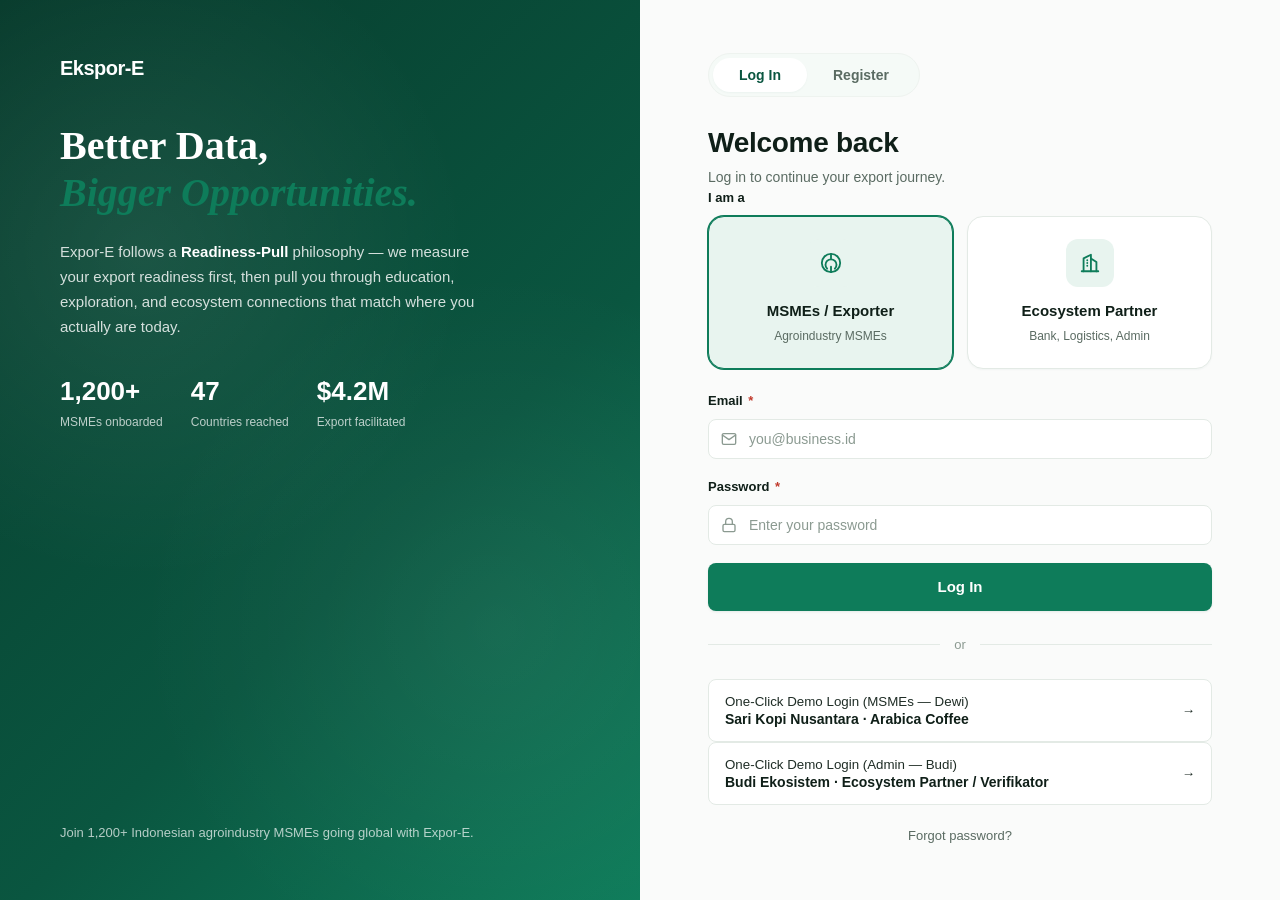
<file: my-business.html>
<!DOCTYPE html>
<html lang="en">
<head>
  <meta charset="UTF-8">
  <meta name="viewport" content="width=device-width, initial-scale=1.0">
  <title>Expor-E — My Business</title>
  <meta name="description" content="Manage your export shipments, orders, trade documents, and business performance in one place. Create new shipments and track every detail.">
  <link rel="stylesheet" href="style.css">
</head>
<body>
  <div class="app-shell">
    <!-- ============ SIDEBAR ============ -->
    <aside class="app-sidebar">
      <div class="sidebar-brand">
        <a href="dashboard.html" class="brand">
          <div class="brand-name">Ekspor-E</div>
        </a>
      </div>

      <div class="sidebar-user">
        <div class="sidebar-user-info">
          <div class="sidebar-user-name" data-user-name>Dewi</div>
          <div class="sidebar-user-role" data-user-role>MSMEs / Exporter</div>
        </div>
      </div>

      <div class="sidebar-nav-section">Main Menu</div>
      <a href="dashboard.html" class="sidebar-link">
        <span class="lbl">Dashboard</span>
      </a>
      <div class="sidebar-dropdown">
        <button type="button" class="sidebar-link sidebar-dropdown-toggle" onclick="ExporE.toggleSidebarDropdown(this)">
          <span class="lbl">My Readiness</span>
          <svg class="sidebar-chevron" width="14" height="14" viewBox="0 0 24 24" fill="none" stroke="currentColor" stroke-width="2.5" stroke-linecap="round" stroke-linejoin="round"><polyline points="6 9 12 15 18 9"/></svg>
        </button>
        <div class="sidebar-dropdown-menu">
          <a href="readiness.html" class="sidebar-sublink">Assessment</a>
          <a href="readiness.html#plan" class="sidebar-sublink">Improvement Plan</a>
        </div>
      </div>
      <a href="education.html" class="sidebar-link">
        <span class="lbl">Education</span>
      </a>
      <a href="markets.html" class="sidebar-link">
        <span class="lbl">Explore Markets</span>
      </a>
      <a href="ecosystem.html" class="sidebar-link">
        <span class="lbl">Ecosystem</span>
      </a>
      <a href="my-export.html" class="sidebar-link">
        <span class="lbl">My Export</span>
      </a>
      <a href="sustainability.html" class="sidebar-link">
        <span class="lbl">Sustainability</span>
      </a>
      <a href="my-business.html" class="sidebar-link active">
        <span class="lbl">My Business</span>
      </a>

      <div class="sidebar-footer">
        <a href="#" onclick="ExporE.logout(); return false;" class="sidebar-link">
          <span class="lbl">Logout</span>
        </a>
      </div>
    </aside>
    <div class="sidebar-overlay" onclick="ExporE.closeSidebar()"></div>
    <!-- ============ MAIN ============ -->
    <main class="app-main">
      <!-- HEADER -->
      <header class="app-header">
      <button class="sidebar-toggle" onclick="ExporE.toggleSidebar()" aria-label="Open sidebar">
        <svg width="22" height="22" viewBox="0 0 24 24" fill="none" stroke="currentColor" stroke-width="2.5" stroke-linecap="round"><line x1="3" y1="6" x2="21" y2="6"/><line x1="3" y1="12" x2="21" y2="12"/><line x1="3" y1="18" x2="21" y2="18"/></svg>
      </button>
        <div>
          <h1>My Business</h1>
          <div class="sub">Manage your shipments, orders, documents, and performance in one place.</div>
        </div>
        <div class="app-header-actions">
          <button class="bell-btn" aria-label="Notifications" onclick="ExporE.showToast('You have 2 new notifications.', 'info')">
            <svg width="18" height="18" viewBox="0 0 24 24" fill="none" stroke="currentColor" stroke-width="2" stroke-linecap="round" stroke-linejoin="round"><path d="M18 8A6 6 0 0 0 6 8c0 7-3 9-3 9h18s-3-2-3-9"/><path d="M13.73 21a2 2 0 0 1-3.46 0"/></svg>
            <span class="dot"></span>
          </button>
          <button class="btn btn-primary" onclick="ExporE.openModal('new-shipment-modal')">
            + New Shipment
          </button>
        </div>
      </header>

      <div class="app-content">
        <!-- KPI GRID -->
        <div class="kpi-grid mb-24">
        <div class="kpi-card">
          <div class="kpi-icon blue"><svg width="20" height="20" viewBox="0 0 24 24" fill="none" stroke="currentColor" stroke-width="2" stroke-linecap="round" stroke-linejoin="round"><rect x="1" y="3" width="15" height="13"/><polygon points="16 8 20 8 23 11 23 16 16 16 16 8"/><circle cx="5.5" cy="18.5" r="2.5"/><circle cx="18.5" cy="18.5" r="2.5"/></svg></div>
          <div class="kpi-num">12</div>
          <div class="kpi-lbl">Total Shipments</div>
          <div class="kpi-trend up">↗ +3 this month</div>
        </div>
        <div class="kpi-card">
          <div class="kpi-icon gold"><svg width="20" height="20" viewBox="0 0 24 24" fill="none" stroke="currentColor" stroke-width="2" stroke-linecap="round" stroke-linejoin="round"><circle cx="12" cy="12" r="10"/><polyline points="12 6 12 12 16 14"/></svg></div>
          <div class="kpi-num">5</div>
          <div class="kpi-lbl">In Transit</div>
          <div class="kpi-trend up">↗ Live now</div>
        </div>
        <div class="kpi-card">
          <div class="kpi-icon green"><svg width="20" height="20" viewBox="0 0 24 24" fill="none" stroke="currentColor" stroke-width="2" stroke-linecap="round" stroke-linejoin="round"><path d="M22 11.08V12a10 10 0 1 1-5.93-9.14"/><polyline points="22 4 12 14.01 9 11.01"/></svg></div>
          <div class="kpi-num">6</div>
          <div class="kpi-lbl">Delivered</div>
          <div class="kpi-trend up">↗ 100% on-time</div>
        </div>
        <div class="kpi-card">
          <div class="kpi-icon red"><svg width="20" height="20" viewBox="0 0 24 24" fill="none" stroke="currentColor" stroke-width="2" stroke-linecap="round" stroke-linejoin="round"><circle cx="12" cy="12" r="10"/><line x1="12" y1="8" x2="12" y2="12"/><line x1="12" y1="16" x2="12.01" y2="16"/></svg></div>
          <div class="kpi-num">1</div>
          <div class="kpi-lbl">Delayed</div>
          <div class="kpi-trend down">↘ Needs attention</div>
        </div>
      </div>

      <!-- TABS + CONTENT -->
      <div data-tab-group="business">
        <!-- TAB BUTTONS -->
        <div class="mb-24">
          <div class="tabs">
            <button class="tab-btn active" data-tab="shipments" onclick="ExporE.switchTab('business', 'shipments')">Shipments</button>
            <button class="tab-btn" data-tab="orders" onclick="ExporE.switchTab('business', 'orders')">Orders</button>
            <button class="tab-btn" data-tab="documents" onclick="ExporE.switchTab('business', 'documents')">Documents</button>
            <button class="tab-btn" data-tab="performance" onclick="ExporE.switchTab('business', 'performance')">Performance</button>
          </div>
        </div>

        <!-- TAB: SHIPMENTS -->
        <div class="tab-content active" data-tab-content="shipments">
          <div class="card card-pad">
            <h3>All Shipments</h3>
            <p class="text-muted" style="font-size: 13px; margin-top: 4px; margin-bottom: 16px;">
              Every export shipment you've created — including new ones added from the form above.
            </p>
            <div class="table-wrap">
              <table class="data-table">
                <thead>
                  <tr>
                    <th>Shipment ID</th>
                    <th>Product</th>
                    <th>Destination</th>
                    <th>Buyer</th>
                    <th>Value</th>
                    <th>Status</th>
                    <th>Date</th>
                  </tr>
                </thead>
                <tbody id="business-shipments-tbody"></tbody>
              </table>
            </div>
            <div class="notice-banner mt-24">
              <span class="ic"><svg viewBox="0 0 24 24" fill="none" stroke="currentColor" stroke-width="2" stroke-linecap="round" stroke-linejoin="round"><path d="M9 18h6"/><path d="M10 22h4"/><path d="M12 2a7 7 0 0 0-4 12.7c.5.4.8 1 .9 1.6h6.2c.1-.6.4-1.2.9-1.6A7 7 0 0 0 12 2Z"/></svg></span>
              <span>Need to add a new shipment? Click <strong>+ New Shipment</strong> in the header to open the form.</span>
            </div>
          </div>
        </div>

        <!-- TAB: ORDERS -->
        <div class="tab-content" data-tab-content="orders">
          <div class="card card-pad">
            <h3>Buyer Orders</h3>
            <p class="text-muted" style="font-size: 13px; margin-top: 4px; margin-bottom: 16px;">
              All orders received from international buyers, with fulfillment status.
            </p>
            <div class="table-wrap">
              <table class="data-table">
                <thead>
                  <tr>
                    <th>Order ID</th>
                    <th>Product</th>
                    <th>Quantity</th>
                    <th>Buyer</th>
                    <th>Value</th>
                    <th>Status</th>
                    <th>Action</th>
                  </tr>
                </thead>
                <tbody>
                  <tr>
                    <td class="cell-strong">ORD-001</td>
                    <td>Arabica Coffee</td>
                    <td>500 kg</td>
                    <td class="cell-muted">Tokyo Specialty Co.</td>
                    <td>$24,000</td>
                    <td><span class="badge badge-warning">Pending</span></td>
                    <td><button class="btn btn-sm btn-ghost" onclick="ExporE.showToast('Order ORD-001 details opened.', 'info')">View Details</button></td>
                  </tr>
                  <tr>
                    <td class="cell-strong">ORD-002</td>
                    <td>Robusta Coffee</td>
                    <td>1.2 Ton</td>
                    <td class="cell-muted">Berlin Coffee Roasters</td>
                    <td>$18,500</td>
                    <td><span class="badge badge-info">Confirmed</span></td>
                    <td><button class="btn btn-sm btn-ghost" onclick="ExporE.showToast('Order ORD-002 details opened.', 'info')">View Details</button></td>
                  </tr>
                  <tr>
                    <td class="cell-strong">ORD-003</td>
                    <td>Coconut Sugar</td>
                    <td>800 kg</td>
                    <td class="cell-muted">Amsterdam Organics</td>
                    <td>$9,200</td>
                    <td><span class="badge badge-info">Shipped</span></td>
                    <td><button class="btn btn-sm btn-ghost" onclick="ExporE.showToast('Order ORD-003 details opened.', 'info')">View Details</button></td>
                  </tr>
                  <tr>
                    <td class="cell-strong">ORD-004</td>
                    <td>Palm Oil</td>
                    <td>5 Ton</td>
                    <td class="cell-muted">Mumbai Foods Ltd</td>
                    <td>$71,000</td>
                    <td><span class="badge badge-success">Delivered</span></td>
                    <td><button class="btn btn-sm btn-ghost" onclick="ExporE.showToast('Order ORD-004 details opened.', 'info')">View Details</button></td>
                  </tr>
                </tbody>
              </table>
            </div>
          </div>
        </div>

        <!-- TAB: DOCUMENTS -->
        <div class="tab-content" data-tab-content="documents">
          <div class="card card-pad">
            <h3>Trade Documents</h3>
            <p class="text-muted" style="font-size: 13px; margin-top: 4px; margin-bottom: 16px;">
              Required export documents for your active shipments.
            </p>

            <div class="notice-banner mb-24">
              <span class="ic"><svg viewBox="0 0 24 24" fill="none" stroke="currentColor" stroke-width="2" stroke-linecap="round" stroke-linejoin="round"><path d="M9 18h6"/><path d="M10 22h4"/><path d="M12 2a7 7 0 0 0-4 12.7c.5.4.8 1 .9 1.6h6.2c.1-.6.4-1.2.9-1.6A7 7 0 0 0 12 2Z"/></svg></span>
              <span>Documents must be ready before shipment pickup. Incomplete docs may cause customs delays.</span>
            </div>

            <div class="grid grid-3">
              <div class="card card-pad-sm">
                <div class="card-icon emerald" style="width: 48px; height: 48px; font-size: 22px;"></div>
                <h4 style="margin-top: 14px;">Commercial Invoice</h4>
                <p class="text-muted" style="font-size: 13px; margin-top: 6px;">Required for all exports</p>
                <div class="mt-16 mb-16">
                  <span class="badge badge-success"> Ready</span>
                </div>
                <button class="btn btn-ghost btn-sm btn-block" onclick="ExporE.showToast('Commercial Invoice downloaded.', 'success')"> Download</button>
              </div>

              <div class="card card-pad-sm">
                <div class="card-icon gold" style="width: 48px; height: 48px; font-size: 22px;"></div>
                <h4 style="margin-top: 14px;">Packing List</h4>
                <p class="text-muted" style="font-size: 13px; margin-top: 6px;">Itemized cargo details</p>
                <div class="mt-16 mb-16">
                  <span class="badge badge-success"> Ready</span>
                </div>
                <button class="btn btn-ghost btn-sm btn-block" onclick="ExporE.showToast('Packing List downloaded.', 'success')"> Download</button>
              </div>

              <div class="card card-pad-sm">
                <div class="card-icon" style="width: 48px; height: 48px; font-size: 22px;"></div>
                <h4 style="margin-top: 14px;">Certificate of Origin</h4>
                <p class="text-muted" style="font-size: 13px; margin-top: 6px;">Issued by Chamber of Commerce</p>
                <div class="mt-16 mb-16">
                  <span class="badge badge-warning">⏳ Pending</span>
                </div>
                <button class="btn btn-primary btn-sm btn-block" onclick="ExporE.showToast('COO request submitted to Chamber of Commerce.', 'success')">Request COO</button>
              </div>
            </div>
          </div>
        </div>

        <!-- TAB: PERFORMANCE -->
        <div class="tab-content" data-tab-content="performance">
          <div class="card card-pad mb-24">
            <h3>Performance KPIs</h3>
            <p class="text-muted" style="font-size: 13px; margin-top: 4px; margin-bottom: 16px;">
              Key export performance indicators over the last 12 months.
            </p>
            <div class="grid grid-3">
              <div class="kpi-card">
                <div class="kpi-icon green"><svg width="20" height="20" viewBox="0 0 24 24" fill="none" stroke="currentColor" stroke-width="2" stroke-linecap="round" stroke-linejoin="round"><line x1="12" y1="1" x2="12" y2="23"/><path d="M17 5H9.5a3.5 3.5 0 0 0 0 7h5a3.5 3.5 0 0 1 0 7H6"/></svg></div>
                <div class="kpi-num" data-perf-value="totalValue">$245,680</div>
                <div class="kpi-lbl">Total Export Value</div>
                <div class="kpi-trend up">↗ +18% YoY</div>
              </div>
              <div class="kpi-card">
                <div class="kpi-icon blue">⏱</div>
                <div class="kpi-num"><span data-perf-value="onTime">83</span>%</div>
                <div class="kpi-lbl">On-Time Delivery</div>
                <div class="kpi-trend up">↗ Above benchmark</div>
              </div>
              <div class="kpi-card">
                <div class="kpi-icon gold"><svg width="20" height="20" viewBox="0 0 24 24" fill="none" stroke="currentColor" stroke-width="2" stroke-linecap="round" stroke-linejoin="round"><circle cx="12" cy="12" r="10"/></svg></div>
                <div class="kpi-num"><span data-perf-value="satisfaction">4.8</span>/5</div>
                <div class="kpi-lbl">Customer Satisfaction</div>
                <div class="kpi-trend up">↗ 24 reviews</div>
              </div>
            </div>
          </div>

          <div class="grid grid-2">
            <!-- Performance Trend -->
            <div class="card card-pad">
              <h3>Performance Trend</h3>
              <p class="text-muted" style="font-size: 13px; margin-top: 4px; margin-bottom: 16px;">
                Monthly export value over the last 6 months.
              </p>
              <div style="display: flex; align-items: flex-end; gap: 12px; height: 220px; padding-top: 16px;">
                <div style="flex: 1; display: flex; flex-direction: column; align-items: center; gap: 8px; height: 100%;">
                  <div style="width: 100%; flex: 1; display: flex; align-items: flex-end;">
                    <div style="width: 100%; height: 55%; background: linear-gradient(180deg, #4FBA82, #147A50); border-radius: 8px 8px 0 0;"></div>
                  </div>
                  <div style="font-size: 12px; color: var(--muted);">May</div>
                </div>
                <div style="flex: 1; display: flex; flex-direction: column; align-items: center; gap: 8px; height: 100%;">
                  <div style="width: 100%; flex: 1; display: flex; align-items: flex-end;">
                    <div style="width: 100%; height: 68%; background: linear-gradient(180deg, #4FBA82, #147A50); border-radius: 8px 8px 0 0;"></div>
                  </div>
                  <div style="font-size: 12px; color: var(--muted);">Jun</div>
                </div>
                <div style="flex: 1; display: flex; flex-direction: column; align-items: center; gap: 8px; height: 100%;">
                  <div style="width: 100%; flex: 1; display: flex; align-items: flex-end;">
                    <div style="width: 100%; height: 60%; background: linear-gradient(180deg, #4FBA82, #147A50); border-radius: 8px 8px 0 0;"></div>
                  </div>
                  <div style="font-size: 12px; color: var(--muted);">Jul</div>
                </div>
                <div style="flex: 1; display: flex; flex-direction: column; align-items: center; gap: 8px; height: 100%;">
                  <div style="width: 100%; flex: 1; display: flex; align-items: flex-end;">
                    <div style="width: 100%; height: 78%; background: linear-gradient(180deg, #4FBA82, #147A50); border-radius: 8px 8px 0 0;"></div>
                  </div>
                  <div style="font-size: 12px; color: var(--muted);">Aug</div>
                </div>
                <div style="flex: 1; display: flex; flex-direction: column; align-items: center; gap: 8px; height: 100%;">
                  <div style="width: 100%; flex: 1; display: flex; align-items: flex-end;">
                    <div style="width: 100%; height: 88%; background: linear-gradient(180deg, #4FBA82, #147A50); border-radius: 8px 8px 0 0;"></div>
                  </div>
                  <div style="font-size: 12px; color: var(--muted);">Sep</div>
                </div>
                <div style="flex: 1; display: flex; flex-direction: column; align-items: center; gap: 8px; height: 100%;">
                  <div style="width: 100%; flex: 1; display: flex; align-items: flex-end;">
                    <div style="width: 100%; height: 95%; background: linear-gradient(180deg, #B8F0CC, #147A50); border-radius: 8px 8px 0 0; box-shadow: 0 4px 12px rgba(20,122,80,0.25);"></div>
                  </div>
                  <div style="font-size: 12px; color: var(--emerald-dark); font-weight: 700;">Oct</div>
                </div>
              </div>
              <div class="progress-row mt-24">
                <span class="lbl">Trend Direction</span>
                <span class="val">↗ +18% YoY</span>
              </div>
            </div>

            <!-- Top Destinations -->
            <div class="card card-pad">
              <h3>Top Destinations</h3>
              <p class="text-muted" style="font-size: 13px; margin-top: 4px; margin-bottom: 16px;">
                Your highest-value export markets.
              </p>
              <div class="flex-col gap-16">
                <div>
                  <div class="progress-row">
                    <span class="lbl">IN  India — Mumbai Foods</span>
                    <span class="val">$142,000</span>
                  </div>
                  <div class="progress"><div class="progress-bar gold" style="width: 92%;"></div></div>
                  <div class="text-muted" style="font-size: 12px; margin-top: 6px;">5 shipments · Palm Oil</div>
                </div>
                <div>
                  <div class="progress-row">
                    <span class="lbl">JP  Japan — Tokyo Specialty</span>
                    <span class="val">$48,200</span>
                  </div>
                  <div class="progress"><div class="progress-bar" style="width: 60%;"></div></div>
                  <div class="text-muted" style="font-size: 12px; margin-top: 6px;">4 shipments · Arabica Coffee</div>
                </div>
                <div>
                  <div class="progress-row">
                    <span class="lbl">DE  Germany — Berlin Roasters</span>
                    <span class="val">$36,500</span>
                  </div>
                  <div class="progress"><div class="progress-bar info" style="width: 45%;"></div></div>
                  <div class="text-muted" style="font-size: 12px; margin-top: 6px;">2 shipments · Robusta Coffee</div>
                </div>
                <div>
                  <div class="progress-row">
                    <span class="lbl">NL  Netherlands — Amsterdam</span>
                    <span class="val">$18,900</span>
                  </div>
                  <div class="progress"><div class="progress-bar info" style="width: 25%;"></div></div>
                  <div class="text-muted" style="font-size: 12px; margin-top: 6px;">1 shipment · Coconut Sugar</div>
                </div>
              </div>
            </div>
          </div>
        </div>
      </div>
    </div></main>
  </div>

  <!-- ============ NEW SHIPMENT MODAL ============ -->
  <div class="modal-overlay" id="new-shipment-modal">
    <div class="modal modal-lg">
      <div class="modal-header">
        <div>
          <div class="modal-title">Create New Shipment</div>
          <div class="modal-subtitle">Add a new export shipment to your business records.</div>
        </div>
        <button class="modal-close" onclick="ExporE.closeModal('new-shipment-modal')">×</button>
      </div>
      <div class="modal-body">
        <form id="new-shipment-form" onsubmit="submitNewShipment(event)">
          <div class="form-row">
            <div class="form-group">
              <label class="form-label" for="ns-product">Product <span class="req">*</span></label>
              <select class="form-control" id="ns-product" required>
                <option value="">Select product…</option>
                <option value="Arabica Coffee">Arabica Coffee</option>
                <option value="Robusta Coffee">Robusta Coffee</option>
                <option value="Coconut Sugar">Coconut Sugar</option>
                <option value="Palm Oil">Palm Oil</option>
                <option value="Pepper">Pepper</option>
                <option value="Green Tea">Green Tea</option>
              </select>
            </div>
            <div class="form-group">
              <label class="form-label" for="ns-destination">Destination Country <span class="req">*</span></label>
              <select class="form-control" id="ns-destination" required>
                <option value="">Select country…</option>
                <option value="Japan">Japan</option>
                <option value="Germany">Germany</option>
                <option value="Netherlands">Netherlands</option>
                <option value="USA">USA</option>
                <option value="India">India</option>
                <option value="UK">UK</option>
              </select>
            </div>
          </div>

          <div class="form-group">
            <label class="form-label" for="ns-buyer">Buyer Name <span class="req">*</span></label>
            <input type="text" class="form-control" id="ns-buyer" placeholder="e.g. Tokyo Specialty Co." required>
          </div>

          <div class="form-row">
            <div class="form-group">
              <label class="form-label" for="ns-quantity">Quantity <span class="req">*</span></label>
              <input type="text" class="form-control" id="ns-quantity" placeholder="e.g. 500 kg" required>
            </div>
            <div class="form-group">
              <label class="form-label" for="ns-value">Value in USD <span class="req">*</span></label>
              <input type="number" class="form-control" id="ns-value" placeholder="e.g. 24000" min="0" required>
            </div>
          </div>

          <div class="form-group">
            <label class="form-label" for="ns-date">Expected Shipping Date <span class="req">*</span></label>
            <input type="date" class="form-control" id="ns-date" required>
          </div>

          <div class="notice-banner">
            <span class="ic">ℹ</span>
            <span>New shipments start with status <strong>"Picked Up"</strong> and progress automatically as logistics updates come in.</span>
          </div>
        </form>
      </div>
      <div class="modal-footer">
        <button type="button" class="btn btn-ghost" onclick="ExporE.closeModal('new-shipment-modal')">Cancel</button>
        <button type="submit" form="new-shipment-form" class="btn btn-primary">Create Shipment</button>
      </div>
    </div>
  </div>

  <script src="script.js"></script>
  <script>
    ExporE.requireAuth(['MSMEs']);
    ExporE.pageInit('my-business');

    // Post-process: renderShipments outputs a Track button in the 7th column,
    // but for the Business shipments table the spec wants the Shipment Date there.
    (function replaceActionWithDate() {
      const tbody = document.getElementById('business-shipments-tbody');
      if (!tbody) return;
      const rows = tbody.querySelectorAll('tr');
      rows.forEach(function(row) {
        const cells = row.querySelectorAll('td');
        if (cells.length < 7) return;
        const shipId = cells[0].textContent.trim();
        const ship = ExporE.state.shipments.find(function(s) { return s.id === shipId; });
        if (!ship || !ship.date) return;
        const d = new Date(ship.date);
        if (isNaN(d.getTime())) {
          cells[6].innerHTML = '<span class="cell-muted">' + ship.date + '</span>';
        } else {
          const formatted = d.toLocaleDateString('en-US', { month: 'short', day: '2-digit', year: 'numeric' });
          cells[6].innerHTML = '<span class="cell-muted">' + formatted + '</span>';
        }
      });
    })();

    function submitNewShipment(e) {
      if (e) e.preventDefault();
      const product = document.getElementById('ns-product').value;
      const destination = document.getElementById('ns-destination').value;
      const buyer = document.getElementById('ns-buyer').value.trim();
      const value = document.getElementById('ns-value').value;
      const quantity = document.getElementById('ns-quantity').value.trim();

      if (!product || !destination || !buyer || !value) {
        ExporE.showToast('Please fill in all required fields.', 'error');
        return;
      }

      ExporE.addShipment({
        product: product,
        destination: destination,
        buyer: buyer + (quantity ? ' (' + quantity + ')' : ''),
        value: parseInt(value, 10)
      });

      ExporE.closeModal('new-shipment-modal');

      // Reset form for next time
      document.getElementById('new-shipment-form').reset();

      ExporE.showToast('New shipment created and added to your records!', 'success');

      // Reload to re-render the shipments table with the new entry
      setTimeout(function() { window.location.reload(); }, 1100);
    }
  </script>
</body>
</html>
</file>
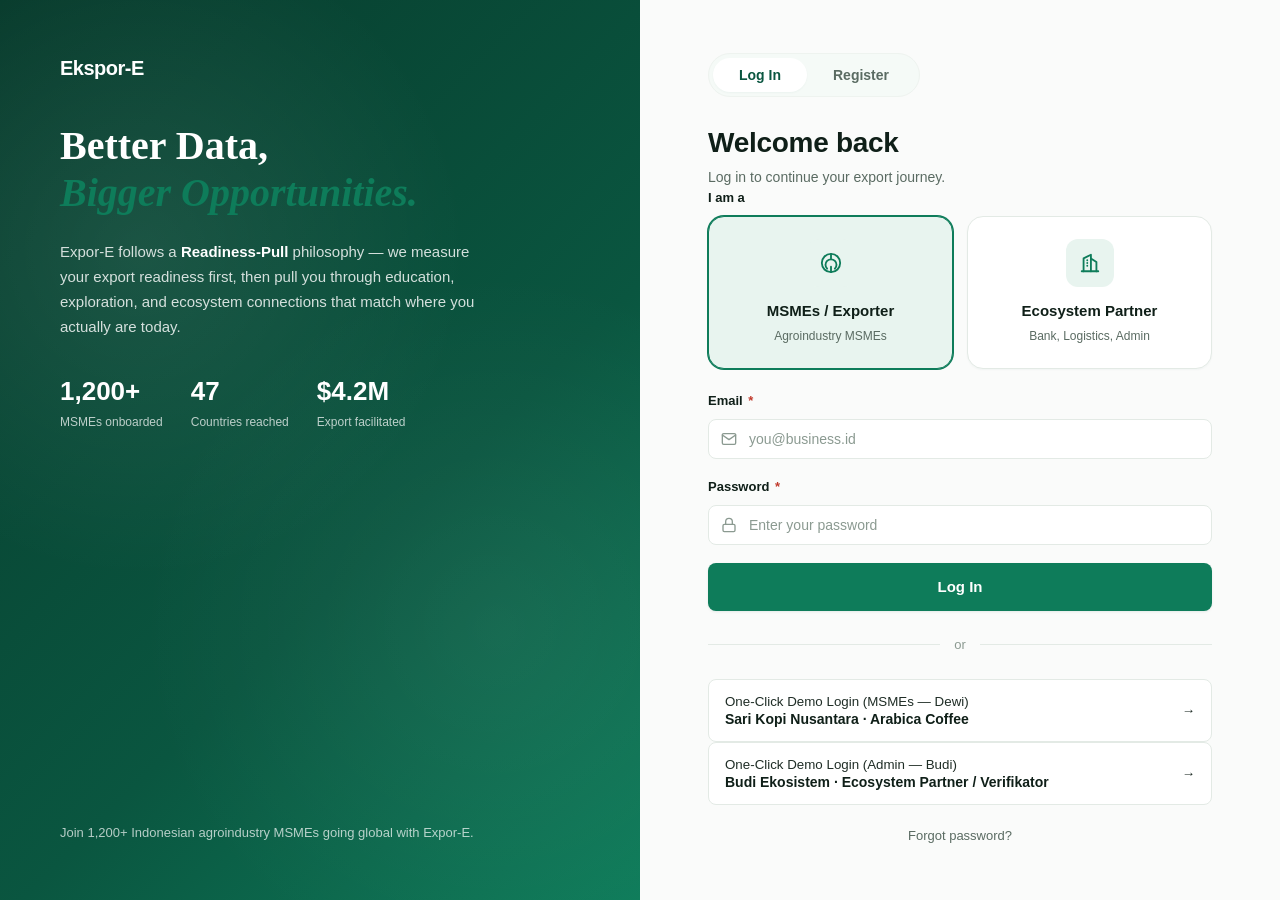
<file: my-export.html>
<!DOCTYPE html>
<html lang="en">
<head>
  <meta charset="UTF-8">
  <meta name="viewport" content="width=device-width, initial-scale=1.0">
  <title>Expor-E — My Export</title>
  <meta name="description" content="Track every export shipment in real time — from Tanjung Perak to global ports. Monitor cargo status, documents, and buyer activity in one place.">
  <link rel="stylesheet" href="style.css?v=2.1">
</head>
<body>
  <div class="app-shell">
    <!-- ============ SIDEBAR ============ -->
    <aside class="app-sidebar">
      <div class="sidebar-brand">
        <a href="dashboard.html" class="brand">
          <div class="brand-name">Ekspor-E</div>
        </a>
      </div>

      <div class="sidebar-user">
        <div class="sidebar-user-info">
          <div class="sidebar-user-name" data-user-name>Dewi</div>
          <div class="sidebar-user-role" data-user-role>MSMEs / Exporter</div>
        </div>
      </div>

      <div class="sidebar-nav-section">Main Menu</div>
      <a href="dashboard.html" class="sidebar-link">
        <span class="lbl">Dashboard</span>
      </a>
      <div class="sidebar-dropdown">
        <button type="button" class="sidebar-link sidebar-dropdown-toggle" onclick="ExporE.toggleSidebarDropdown(this)">
          <span class="lbl">My Readiness</span>
          <svg class="sidebar-chevron" width="14" height="14" viewBox="0 0 24 24" fill="none" stroke="currentColor" stroke-width="2.5" stroke-linecap="round" stroke-linejoin="round"><polyline points="6 9 12 15 18 9"/></svg>
        </button>
        <div class="sidebar-dropdown-menu">
          <a href="readiness.html" class="sidebar-sublink">Assessment</a>
          <a href="readiness.html#plan" class="sidebar-sublink">Improvement Plan</a>
        </div>
      </div>
      <a href="education.html" class="sidebar-link">
        <span class="lbl">Education</span>
      </a>
      <a href="markets.html" class="sidebar-link">
        <span class="lbl">Explore Markets</span>
      </a>
      <a href="ecosystem.html" class="sidebar-link">
        <span class="lbl">Ecosystem</span>
      </a>
      <a href="my-export.html" class="sidebar-link active">
        <span class="lbl">My Export</span>
      </a>
      <a href="sustainability.html" class="sidebar-link">
        <span class="lbl">Sustainability</span>
      </a>
      <a href="my-business.html" class="sidebar-link">
        <span class="lbl">My Business</span>
      </a>

      <div class="sidebar-footer">
        <a href="#" onclick="ExporE.logout(); return false;" class="sidebar-link">
          <span class="lbl">Logout</span>
        </a>
      </div>
    </aside>
    <div class="sidebar-overlay" onclick="ExporE.closeSidebar()"></div>
    <!-- ============ MAIN ============ -->
    <main class="app-main">
      <!-- HEADER -->
      <header class="app-header">
      <button class="sidebar-toggle" onclick="ExporE.toggleSidebar()" aria-label="Open sidebar">
        <svg width="22" height="22" viewBox="0 0 24 24" fill="none" stroke="currentColor" stroke-width="2.5" stroke-linecap="round"><line x1="3" y1="6" x2="21" y2="6"/><line x1="3" y1="12" x2="21" y2="12"/><line x1="3" y1="18" x2="21" y2="18"/></svg>
      </button>
        <div>
          <h1>My Export</h1>
          <div class="sub">From local potential to global impact — track every shipment in real time.</div>
        </div>
        <div class="app-header-actions">
          <button class="bell-btn" aria-label="Notifications" onclick="ExporE.showToast('You have 2 new notifications.', 'info')">
            <svg width="18" height="18" viewBox="0 0 24 24" fill="none" stroke="currentColor" stroke-width="2" stroke-linecap="round" stroke-linejoin="round"><path d="M18 8A6 6 0 0 0 6 8c0 7-3 9-3 9h18s-3-2-3-9"/><path d="M13.73 21a2 2 0 0 1-3.46 0"/></svg>
            <span class="dot"></span>
          </button>
        </div>
      </header>

      <div class="app-content">

      <!-- HERO BANNER -->
      <div class="card card-emerald card-pad-lg mb-24">
        <h2>From Local Potential to Global Impact</h2>
        <p style="color: rgba(255,255,255,0.88); margin-top: 10px; font-size: 15px; max-width: 760px; line-height: 1.6;">
          Monitor your export shipments, track cargo in real time, and analyze your performance across markets.
        </p>
        <div class="flex gap-12 mt-24" style="flex-wrap: wrap;">
          <span class="badge badge-emerald" style="background: rgba(255,255,255,0.15); color: var(--white); border: 1px solid rgba(255,255,255,0.3);">5 In Transit</span>
          <span class="badge badge-emerald" style="background: rgba(255,255,255,0.15); color: var(--white); border: 1px solid rgba(255,255,255,0.3);">4 Markets</span>
          <span class="badge badge-emerald" style="background: rgba(255,255,255,0.15); color: var(--white); border: 1px solid rgba(255,255,255,0.3);">4.8 Buyer Rating</span>
        </div>
      </div>

      <!-- KPI GRID -->
      <div class="kpi-grid mb-24">
        <div class="kpi-card">
          
          <div class="kpi-num">12</div>
          <div class="kpi-lbl">Total Shipments</div>
          <div class="kpi-trend up">↗ +3 this month</div>
        </div>
        <div class="kpi-card">
         
          <div class="kpi-num">5</div>
          <div class="kpi-lbl">Total Orders</div>
          <div class="kpi-trend up">↗ 2 pending</div>
        </div>
        <div class="kpi-card">
          
          <div class="kpi-num">6</div>
          <div class="kpi-lbl">Documents</div>
          <div class="kpi-trend up">↗ 4 ready</div>
        </div>
        <div class="kpi-card">
          
          <div class="kpi-num">78%</div>
          <div class="kpi-lbl">Performance</div>
          <div class="kpi-trend up">↗ +5% YoY</div>
        </div>
      </div>

      <!-- MAIN + RIGHT SIDEBAR -->
      <div class="grid grid-2">
        <!-- LEFT MAIN COLUMN -->
        <div class="flex-col gap-24">

          <!-- RECENT SHIPMENTS -->
          <div class="card card-pad">
            <h3>Recent Shipments</h3>
            <p class="text-muted" style="font-size: 13px; margin-top: 4px; margin-bottom: 16px;">
              All your export shipments with current status and tracking access.
            </p>
            <div class="table-wrap">
              <table class="data-table">
                <thead>
                  <tr>
                    <th>Shipment ID</th>
                    <th>Product</th>
                    <th>Destination</th>
                    <th>Buyer</th>
                    <th>Value</th>
                    <th>Status</th>
                    <th>Action</th>
                  </tr>
                </thead>
                <tbody id="shipments-tbody"></tbody>
              </table>
            </div>
          </div>

          <!-- TRACKING SHIPMENT -->
          <div class="card card-pad-lg">
            <h3>Tracking Shipment</h3>
            <p class="text-muted" style="font-size: 13px; margin-top: 4px; margin-bottom: 16px;">
              Click 'Track' on any shipment above to see real-time route and timeline.
            </p>
            <div id="tracking-panel">
              <div class="empty-state">
                <div class="ic"><svg viewBox="0 0 24 24" fill="none" stroke="currentColor" stroke-width="2" stroke-linecap="round" stroke-linejoin="round"><line x1="16.5" y1="9.4" x2="7.5" y2="4.21"/><path d="M21 16V8a2 2 0 0 0-1-1.73l-7-4a2 2 0 0 0-2 0l-7 4A2 2 0 0 0 3 8v8a2 2 0 0 0 1 1.73l7 4a2 2 0 0 0 2 0l7-4A2 2 0 0 0 21 16z"/><polyline points="3.27 6.96 12 12.01 20.73 6.96"/><line x1="12" y1="22.08" x2="12" y2="12"/></svg></div>
                <h3>Select a shipment to track</h3>
                <p>Choose any shipment above and its real-time route map and tracking timeline will appear here.</p>
              </div>
            </div>
          </div>

          <!-- PERFORMANCE OVERVIEW -->
          <div class="card card-pad">
            <h3>Performance Overview</h3>
            <p class="text-muted" style="font-size: 13px; margin-top: 4px; margin-bottom: 16px;">
              Your export performance across key metrics.
            </p>
            <div class="grid grid-3 mb-16">
              <div class="kpi-card">
                
                <div class="kpi-num" data-perf-value="totalValue">$245,680</div>
                <div class="kpi-lbl">Total Export Value</div>
              </div>
              <div class="kpi-card">
                
                <div class="kpi-num"><span data-perf-value="onTime">83</span>%</div>
                <div class="kpi-lbl">On-Time Delivery</div>
              </div>
              <div class="kpi-card">
                
                <div class="kpi-num"><span data-perf-value="satisfaction">4.8</span>/5</div>
                <div class="kpi-lbl">Customer Satisfaction</div>
              </div>
            </div>
            <div class="progress-row">
              <span class="lbl">On-Time Delivery Performance</span>
              <span class="val">83%</span>
            </div>
            <div class="progress progress-lg">
              <div class="progress-bar" style="width: 83%;"></div>
            </div>
            <p class="text-muted" style="font-size: 12px; margin-top: 8px;">
              Industry benchmark: 78% · Your performance is above benchmark by 5 points.
            </p>
          </div>

        </div>

        <!-- RIGHT SIDEBAR -->
        <div class="flex-col gap-24">

          <!-- ACTIVE SHIPMENTS -->
          <div class="card card-pad">
            <h3>Active Shipments</h3>
            <p class="text-muted" style="font-size: 13px; margin-top: 4px; margin-bottom: 16px;">
              Live shipments currently in transit to global markets.
            </p>

            <div class="flex-col gap-16">
              <div>
                <div class="progress-row">
                  <span class="lbl">EXP-001 · Japan</span>
                  <span class="val">65%</span>
                </div>
                <div class="progress progress-sm">
                  <div class="progress-bar" style="width: 65%;"></div>
                </div>
                <div class="text-muted" style="font-size: 12px; margin-top: 6px;">
                  In Transit · Tokyo Specialty Co.
                </div>
              </div>

              <div>
                <div class="progress-row">
                  <span class="lbl">EXP-003 · Netherlands</span>
                  <span class="val">40%</span>
                </div>
                <div class="progress progress-sm">
                  <div class="progress-bar info" style="width: 40%;"></div>
                </div>
                <div class="text-muted" style="font-size: 12px; margin-top: 6px;">
                  In Transit · Amsterdam Organics
                </div>
              </div>

              <div>
                <div class="progress-row">
                  <span class="lbl">EXP-004 · India</span>
                  <span class="val">25%</span>
                </div>
                <div class="progress progress-sm">
                  <div class="progress-bar danger" style="width: 25%;"></div>
                </div>
                <div class="text-muted" style="font-size: 12px; margin-top: 6px;">
                  Delayed · Mumbai Foods Ltd
                </div>
              </div>
            </div>
          </div>

          <!-- QUICK ACTIONS -->
          <div class="card card-pad">
            <h3>Quick Actions</h3>
            <p class="text-muted" style="font-size: 13px; margin-top: 4px; margin-bottom: 16px;">
              Jump to your most-used export tools.
            </p>
            <div class="flex-col gap-12">
              <a href="my-business.html" class="btn btn-primary btn-block">New Shipment</a>
              <button class="btn btn-ghost btn-block" onclick="ExporE.showToast('Documents generator opening soon.', 'info')">Generate Documents</button>
              <button class="btn btn-ghost btn-block" onclick="ExporE.showToast('Export report is being prepared.', 'info')">Export Report</button>
              <button class="btn btn-ghost btn-block" onclick="ExporE.showToast('Connecting you with a logistics partner.', 'info')">Contact Logistics</button>
            </div>
          </div>

          <!-- BUYER MESSAGES -->
          <div class="card card-pad">
            <h3>Buyer Messages</h3>
            <p class="text-muted" style="font-size: 13px; margin-top: 4px; margin-bottom: 16px;">
              Recent messages from your international buyers.
            </p>
            <div class="flex-col gap-12">
              <div class="next-step-card" style="cursor: default;">
                <div class="next-step-num">JP </div>
                <div class="next-step-info">
                  <div class="next-step-title">Tokyo Specialty Co.</div>
                  <div class="next-step-sub">"When can we expect delivery?"</div>
                </div>
                <div class="next-step-arrow"><svg width="18" height="18" viewBox="0 0 24 24" fill="none" stroke="currentColor" stroke-width="2" stroke-linecap="round" stroke-linejoin="round"><polyline points="9 18 15 12 9 6"/></svg></div>
              </div>
              <div class="next-step-card" style="cursor: default;">
                <div class="next-step-num">DE </div>
                <div class="next-step-info">
                  <div class="next-step-title">Berlin Coffee Roasters</div>
                  <div class="next-step-sub">"Quality excellent — repeat order?"</div>
                </div>
                <div class="next-step-arrow"><svg width="18" height="18" viewBox="0 0 24 24" fill="none" stroke="currentColor" stroke-width="2" stroke-linecap="round" stroke-linejoin="round"><polyline points="9 18 15 12 9 6"/></svg></div>
              </div>
              <div class="next-step-card" style="cursor: default;">
                <div class="next-step-num">NL </div>
                <div class="next-step-info">
                  <div class="next-step-title">Amsterdam Organics</div>
                  <div class="next-step-sub">"Customs docs received, thank you."</div>
                </div>
                <div class="next-step-arrow"><svg width="18" height="18" viewBox="0 0 24 24" fill="none" stroke="currentColor" stroke-width="2" stroke-linecap="round" stroke-linejoin="round"><polyline points="9 18 15 12 9 6"/></svg></div>
              </div>
            </div>
          </div>

        </div>
      </div>
      </div> <!-- /.app-content -->
    </main>
  </div>

  <script src="script.js?v=2.1"></script>
  <script>
    ExporE.requireAuth(['MSMEs']);
    ExporE.pageInit('my-export');
    ExporE.trackShipment('EXP-001');
  </script>
</body>
</html>
</file>
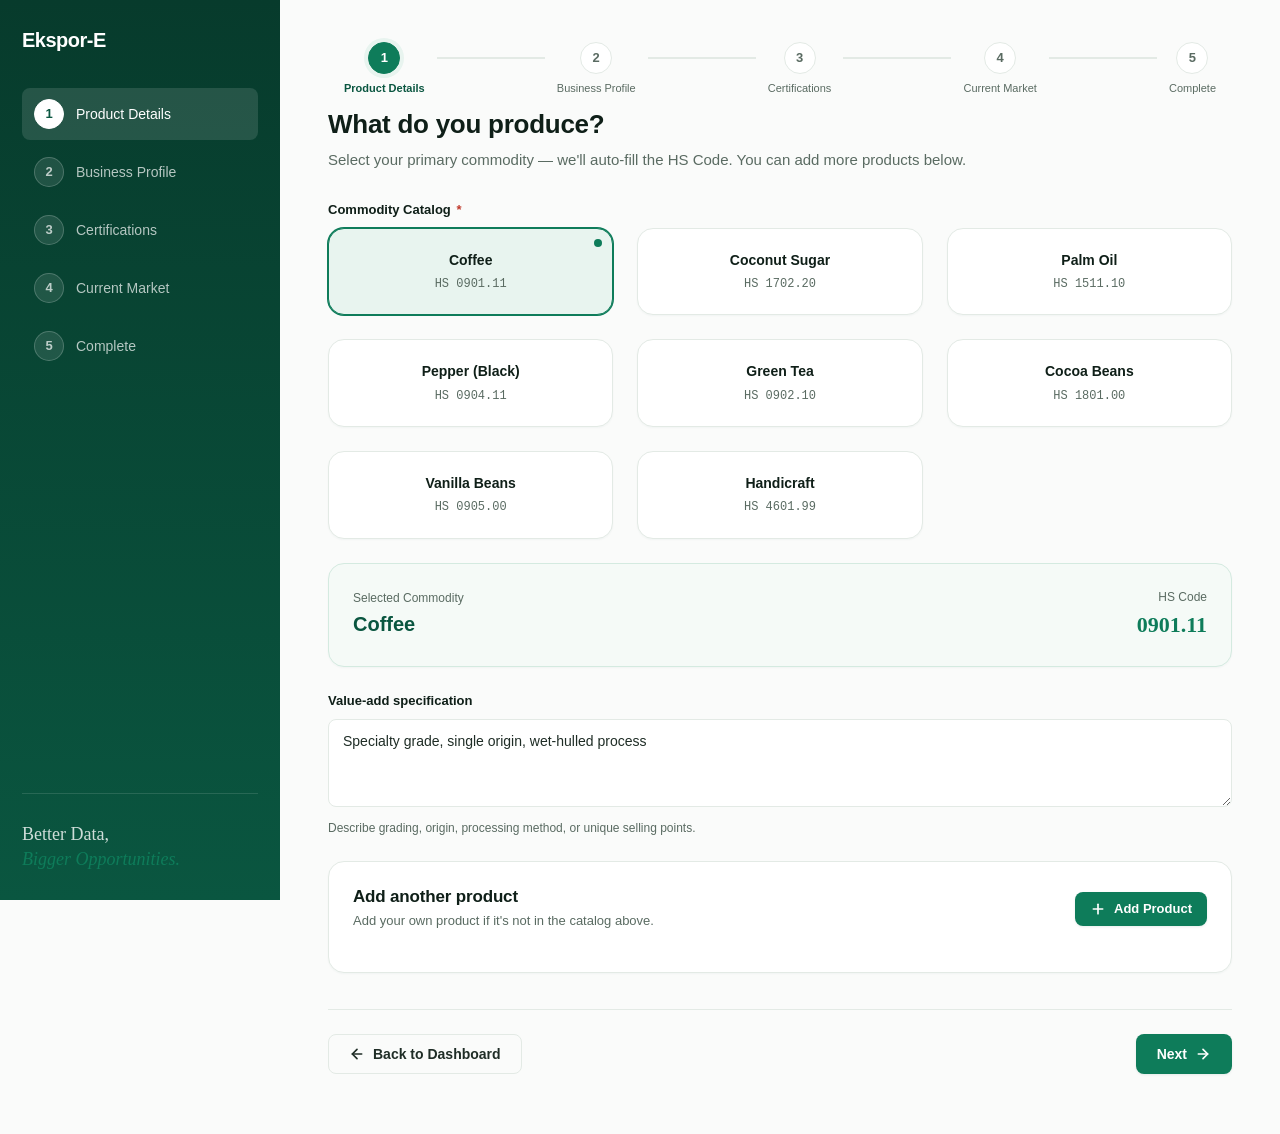
<file: onboarding.html>
<!DOCTYPE html>
<html lang="en">
<head>
  <meta charset="UTF-8">
  <meta name="viewport" content="width=device-width, initial-scale=1.0">
  <title>Expor-E — Onboarding Wizard</title>
  <meta name="description" content="Build your export profile in 5 simple steps and discover your export readiness score with Expor-E.">
  <link rel="stylesheet" href="style.css">
</head>
<body>

  <div class="onboard-page">

    <!-- ============= SIDEBAR ============= -->
    <aside class="onboard-sidebar" id="onboardSidebar">
      <a href="index.html" class="brand" style="position:relative;z-index:2;">
        <div class="brand-name">Ekspor-E</div>
      </a>

      <div class="onboard-steps">
        <div class="onboard-step active" data-step="1" onclick="ExporE.onboardingGo(1); onStepChange(1);">
          <div class="onboard-step-circle">1</div>
          <div class="onboard-step-label">Product Details</div>
        </div>
        <div class="onboard-step" data-step="2" onclick="ExporE.onboardingGo(2); onStepChange(2);">
          <div class="onboard-step-circle">2</div>
          <div class="onboard-step-label">Business Profile</div>
        </div>
        <div class="onboard-step" data-step="3" onclick="ExporE.onboardingGo(3); onStepChange(3);">
          <div class="onboard-step-circle">3</div>
          <div class="onboard-step-label">Certifications</div>
        </div>
        <div class="onboard-step" data-step="4" onclick="ExporE.onboardingGo(4); onStepChange(4);">
          <div class="onboard-step-circle">4</div>
          <div class="onboard-step-label">Current Market</div>
        </div>
        <div class="onboard-step" data-step="5" onclick="ExporE.onboardingGo(5); onStepChange(5);">
          <div class="onboard-step-circle">5</div>
          <div class="onboard-step-label">Complete</div>
        </div>
      </div>

      <div class="onboard-sidebar-quote">
        Better Data,<br><span class="accent">Bigger Opportunities.</span>
      </div>
    </aside>
    <div class="sidebar-overlay" onclick="ExporE.closeSidebar()"></div>

    <!-- ============= MAIN ============= -->
    <main class="onboard-main">

      <button class="sidebar-toggle" onclick="ExporE.toggleSidebar()" aria-label="Open sidebar">
        <svg width="22" height="22" viewBox="0 0 24 24" fill="none" stroke="currentColor" stroke-width="2.5" stroke-linecap="round"><line x1="3" y1="6" x2="21" y2="6"/><line x1="3" y1="12" x2="21" y2="12"/><line x1="3" y1="18" x2="21" y2="18"/></svg>
      </button>

      <!-- Horizontal stepper (mirror of sidebar) -->
      <div class="onboard-stepper stepper">
        <div class="step">
          <div class="step-circle active">1</div>
          <div class="step-label">Product Details</div>
        </div>
        <div class="step-line"></div>
        <div class="step">
          <div class="step-circle">2</div>
          <div class="step-label">Business Profile</div>
        </div>
        <div class="step-line"></div>
        <div class="step">
          <div class="step-circle">3</div>
          <div class="step-label">Certifications</div>
        </div>
        <div class="step-line"></div>
        <div class="step">
          <div class="step-circle">4</div>
          <div class="step-label">Current Market</div>
        </div>
        <div class="step-line"></div>
        <div class="step">
          <div class="step-circle">5</div>
          <div class="step-label">Complete</div>
        </div>
      </div>

      <!-- =========== STEP 1: PRODUCT DETAILS =========== -->
      <div class="onboard-content active" data-step="1">
        <h2>What do you produce?</h2>
        <p class="lead">Select your primary commodity — we'll auto-fill the HS Code. You can add more products below.</p>

        <div class="form-group">
          <label class="form-label">Commodity Catalog <span class="req">*</span></label>
          <div class="grid grid-3" id="ob-commodity-grid">
            <div class="commodity-card" data-commodity="Coffee" onclick="selectCommodity('Coffee')">
              <div class="name">Coffee</div>
              <div class="hs" data-hs-display>HS 0901.11</div>
            </div>
            <div class="commodity-card" data-commodity="Coconut Sugar" onclick="selectCommodity('Coconut Sugar')">
              <div class="name">Coconut Sugar</div>
              <div class="hs" data-hs-display>HS 1702.20</div>
            </div>
            <div class="commodity-card" data-commodity="Palm Oil" onclick="selectCommodity('Palm Oil')">
              <div class="name">Palm Oil</div>
              <div class="hs" data-hs-display>HS 1511.10</div>
            </div>
            <div class="commodity-card" data-commodity="Pepper (Black)" onclick="selectCommodity('Pepper (Black)')">
              <div class="name">Pepper (Black)</div>
              <div class="hs" data-hs-display>HS 0904.11</div>
            </div>
            <div class="commodity-card" data-commodity="Green Tea" onclick="selectCommodity('Green Tea')">
              <div class="name">Green Tea</div>
              <div class="hs" data-hs-display>HS 0902.10</div>
            </div>
            <div class="commodity-card" data-commodity="Cocoa Beans" onclick="selectCommodity('Cocoa Beans')">
              <div class="name">Cocoa Beans</div>
              <div class="hs" data-hs-display>HS 1801.00</div>
            </div>
            <div class="commodity-card" data-commodity="Vanilla Beans" onclick="selectCommodity('Vanilla Beans')">
              <div class="name">Vanilla Beans</div>
              <div class="hs" data-hs-display>HS 0905.00</div>
            </div>
            <div class="commodity-card" data-commodity="Handicraft" onclick="selectCommodity('Handicraft')">
              <div class="name">Handicraft</div>
              <div class="hs" data-hs-display>HS 4601.99</div>
            </div>
          </div>
        </div>

        <!-- Selected commodity highlight -->
        <div class="card card-mint card-pad" style="margin-top:24px;">
          <div class="flex items-center justify-between" style="flex-wrap:wrap;gap:12px;">
            <div>
              <div class="text-muted fs-12">Selected Commodity</div>
              <div style="font-size:20px;font-weight:800;color:var(--emerald-dark);" id="selected-commodity-name">Coffee</div>
            </div>
            <div class="text-right">
              <div class="text-muted fs-12">HS Code</div>
              <div style="font-size:22px;font-weight:800;color:var(--emerald);font-family:var(--font-serif);" id="selected-hs-code">0901.11</div>
            </div>
          </div>
        </div>

        <div class="form-group" style="margin-top:24px;">
          <label class="form-label" for="ob-value-add">Value-add specification</label>
          <textarea class="form-control" id="ob-value-add" placeholder="Specialty grade, single origin, wet-hulled process" onchange="ExporE.onboardingSaveField('valueAdd', this.value)">Specialty grade, single origin, wet-hulled process</textarea>
          <div class="form-hint">Describe grading, origin, processing method, or unique selling points.</div>
        </div>

        <!-- Add your own product -->
        <div class="card card-pad" style="margin-top:24px;">
          <div class="flex items-center justify-between mb-16" style="flex-wrap:wrap;gap:12px;">
            <div>
              <h3 style="font-size:17px;">Add another product</h3>
              <p class="text-muted fs-13" style="margin-top:4px;">Add your own product if it's not in the catalog above.</p>
            </div>
            <button class="btn btn-primary btn-sm" onclick="toggleAddProductForm()">
              <svg width="16" height="16" viewBox="0 0 24 24" fill="none" stroke="currentColor" stroke-width="2.5" stroke-linecap="round"><line x1="12" y1="5" x2="12" y2="19"/><line x1="5" y1="12" x2="19" y2="12"/></svg>
              Add Product
            </button>
          </div>

          <div id="add-product-form" class="hidden">
            <div class="form-row">
              <div class="form-group">
                <label class="form-label" for="ap-name">Product Name <span class="req">*</span></label>
                <input class="form-control" type="text" id="ap-name" placeholder="e.g. Toraja Robusta Premium">
              </div>
              <div class="form-group">
                <label class="form-label" for="ap-hs">HS Code (optional)</label>
                <input class="form-control" type="text" id="ap-hs" placeholder="e.g. 0901.22 — leave blank to lookup later">
              </div>
            </div>
            <div class="form-group">
              <label class="form-label" for="ap-valueadd">Value-add specification (optional)</label>
              <textarea class="form-control" id="ap-valueadd" placeholder="e.g. Wet-hulled, single origin, Grade 1"></textarea>
            </div>
            <button class="btn btn-primary" onclick="saveCustomProduct()">
              <svg width="16" height="16" viewBox="0 0 24 24" fill="none" stroke="currentColor" stroke-width="2.5" stroke-linecap="round" stroke-linejoin="round"><polyline points="20 6 9 17 4 12"/></svg>
              Save Product
            </button>
          </div>

          <div id="custom-product-list" style="margin-top:16px;display:flex;flex-direction:column;gap:8px;"></div>
        </div>

        <div class="onboard-actions">
          <a href="dashboard.html" class="btn btn-ghost">
            <svg width="16" height="16" viewBox="0 0 24 24" fill="none" stroke="currentColor" stroke-width="2.5" stroke-linecap="round" stroke-linejoin="round"><line x1="19" y1="12" x2="5" y2="12"/><polyline points="12 19 5 12 12 5"/></svg>
            Back to Dashboard
          </a>
          <button class="btn btn-primary" onclick="ExporE.onboardingGo(2); onStepChange(2);">
            Next
            <svg width="16" height="16" viewBox="0 0 24 24" fill="none" stroke="currentColor" stroke-width="2.5" stroke-linecap="round" stroke-linejoin="round"><line x1="5" y1="12" x2="19" y2="12"/><polyline points="12 5 19 12 12 19"/></svg>
          </button>
        </div>
      </div>

      <!-- =========== STEP 2: BUSINESS PROFILE =========== -->
      <div class="onboard-content" data-step="2">
        <h2>Let's build your business profile</h2>
        <p class="lead">Tell us about your business so we can tailor your export journey.</p>

        <div class="form-group">
          <label class="form-label" for="ob-business-name">Business Name <span class="req">*</span></label>
          <input class="form-control" type="text" id="ob-business-name" value="Sari Kopi Nusantara" onchange="ExporE.onboardingSaveField('businessName', this.value)">
        </div>

        <div class="form-row">
          <div class="form-group">
            <label class="form-label" for="ob-business-type">Business Type <span class="req">*</span></label>
            <select class="form-control" id="ob-business-type" onchange="ExporE.onboardingSaveField('businessType', this.value)">
              <option value="MSMEs" selected>MSMEs</option>
              <option value="Koperasi">Koperasi</option>
              <option value="PT/CV">PT / CV</option>
            </select>
          </div>
          <div class="form-group">
            <label class="form-label">Production Capacity <span class="req">*</span></label>
            <div style="display:grid;grid-template-columns:1.4fr 0.8fr 0.8fr;gap:8px;">
              <input class="form-control" type="number" id="ob-capacity" value="500" min="0" step="any" placeholder="e.g. 500" onchange="ExporE.onboardingSaveField('capacity', this.value)">
              <select class="form-control" id="ob-capacity-unit" onchange="ExporE.onboardingSaveField('capacityUnit', this.value)">
                <option value="kg" selected>kg</option>
                <option value="ton">ton</option>
              </select>
              <select class="form-control" id="ob-capacity-period" onchange="ExporE.onboardingSaveField('capacityPeriod', this.value)">
                <option value="trip" selected>/ trip</option>
                <option value="month">/ month</option>
                <option value="week">/ week</option>
                <option value="day">/ day</option>
              </select>
            </div>
            <div class="form-hint">Enter capacity as kg or ton per trip, month, week, or day.</div>
          </div>
        </div>

        <div class="form-group">
          <label class="form-label">Export Experience <span class="req">*</span></label>
          <div class="grid grid-3" id="ob-export-exp">
            <label class="form-check" data-exp="None">
              <input type="radio" name="ob-exp" value="None" checked onchange="ExporE.onboardingSaveField('exportExperience', 'None'); refreshExpCards();">
              <span>
                <span class="form-check-label">None</span>
                <span class="form-check-sub">Domestic only so far</span>
              </span>
            </label>
            <label class="form-check" data-exp="<1 year">
              <input type="radio" name="ob-exp" value="<1 year" onchange="ExporE.onboardingSaveField('exportExperience', '<1 year'); refreshExpCards();">
              <span>
                <span class="form-check-label">&lt; 1 year</span>
                <span class="form-check-sub">Just started exporting</span>
              </span>
            </label>
            <label class="form-check" data-exp=">1 year">
              <input type="radio" name="ob-exp" value=">1 year" onchange="ExporE.onboardingSaveField('exportExperience', '>1 year'); refreshExpCards();">
              <span>
                <span class="form-check-label">&gt; 1 year</span>
                <span class="form-check-sub">Experienced exporter</span>
              </span>
            </label>
          </div>
        </div>

        <div class="onboard-actions">
          <button class="btn btn-ghost" onclick="ExporE.onboardingGo(1); onStepChange(1);">
            <svg width="16" height="16" viewBox="0 0 24 24" fill="none" stroke="currentColor" stroke-width="2.5" stroke-linecap="round" stroke-linejoin="round"><line x1="19" y1="12" x2="5" y2="12"/><polyline points="12 19 5 12 12 5"/></svg>
            Back
          </button>
          <button class="btn btn-primary" onclick="ExporE.onboardingGo(3); onStepChange(3);">
            Next
            <svg width="16" height="16" viewBox="0 0 24 24" fill="none" stroke="currentColor" stroke-width="2.5" stroke-linecap="round" stroke-linejoin="round"><line x1="5" y1="12" x2="19" y2="12"/><polyline points="12 5 19 12 12 19"/></svg>
          </button>
        </div>
      </div>

      <!-- =========== STEP 3: CERTIFICATIONS =========== -->
      <div class="onboard-content" data-step="3">
        <h2>What certifications do you hold?</h2>
        <p class="lead">Select all that apply — these boost your readiness score.</p>

        <div class="grid grid-2" id="ob-certs">
          <label class="form-check" data-cert="Halal">
            <input type="checkbox" value="Halal" onchange="ExporE.onboardingToggleCert('Halal'); refreshCertCards();">
            <span>
              <span class="form-check-label">Halal</span>
              <span class="form-check-sub">MUI / global Halal certification</span>
            </span>
          </label>
          <label class="form-check" data-cert="HACCP">
            <input type="checkbox" value="HACCP" onchange="ExporE.onboardingToggleCert('HACCP'); refreshCertCards();">
            <span>
              <span class="form-check-label">HACCP</span>
              <span class="form-check-sub">Hazard Analysis Critical Control Point</span>
            </span>
          </label>
          <label class="form-check" data-cert="ISO 22000">
            <input type="checkbox" value="ISO 22000" onchange="ExporE.onboardingToggleCert('ISO 22000'); refreshCertCards();">
            <span>
              <span class="form-check-label">ISO 22000</span>
              <span class="form-check-sub">Food safety management</span>
            </span>
          </label>
          <label class="form-check" data-cert="Fair Trade">
            <input type="checkbox" value="Fair Trade" onchange="ExporE.onboardingToggleCert('Fair Trade'); refreshCertCards();">
            <span>
              <span class="form-check-label">Fair Trade</span>
              <span class="form-check-sub">Ethical sourcing certification</span>
            </span>
          </label>
          <label class="form-check" data-cert="Organic">
            <input type="checkbox" value="Organic" onchange="ExporE.onboardingToggleCert('Organic'); refreshCertCards();">
            <span>
              <span class="form-check-label">Organic</span>
              <span class="form-check-sub">USDA Organic / EU Organic</span>
            </span>
          </label>
          <label class="form-check" data-cert="Rainforest Alliance">
            <input type="checkbox" value="Rainforest Alliance" onchange="ExporE.onboardingToggleCert('Rainforest Alliance'); refreshCertCards();">
            <span>
              <span class="form-check-label">Rainforest Alliance</span>
              <span class="form-check-sub">Sustainable agriculture</span>
            </span>
          </label>
          <label class="form-check" data-cert="SNI">
            <input type="checkbox" value="SNI" onchange="ExporE.onboardingToggleCert('SNI'); refreshCertCards();">
            <span>
              <span class="form-check-label">SNI</span>
              <span class="form-check-sub">Standar Nasional Indonesia</span>
            </span>
          </label>
          <label class="form-check" data-cert="FDA">
            <input type="checkbox" value="FDA" onchange="ExporE.onboardingToggleCert('FDA'); refreshCertCards();">
            <span>
              <span class="form-check-label">FDA</span>
              <span class="form-check-sub">US Food & Drug registration</span>
            </span>
          </label>
        </div>

        <div class="notice-banner" style="margin-top:20px;">
          <span class="ic">
            <svg viewBox="0 0 24 24" fill="none" stroke="currentColor" stroke-width="2.5" stroke-linecap="round" stroke-linejoin="round"><path d="M9 18h6"/><path d="M10 22h4"/><path d="M12 2a7 7 0 0 0-4 12.7c.5.4.8 1 .9 1.6h6.2c.1-.6.4-1.2.9-1.6A7 7 0 0 0 12 2Z"/></svg>
          </span>
          <span>Each certification you hold adds <strong>+7 points</strong> to your readiness score. Need a cert? Visit the <a href="ecosystem.html" style="color:var(--emerald-dark);font-weight:600;">Ecosystem</a> page to find certifiers.</span>
        </div>

        <div class="onboard-actions">
          <button class="btn btn-ghost" onclick="ExporE.onboardingGo(2); onStepChange(2);">
            <svg width="16" height="16" viewBox="0 0 24 24" fill="none" stroke="currentColor" stroke-width="2.5" stroke-linecap="round" stroke-linejoin="round"><line x1="19" y1="12" x2="5" y2="12"/><polyline points="12 19 5 12 12 5"/></svg>
            Back
          </button>
          <button class="btn btn-primary" onclick="ExporE.onboardingGo(4); onStepChange(4);">
            Next
            <svg width="16" height="16" viewBox="0 0 24 24" fill="none" stroke="currentColor" stroke-width="2.5" stroke-linecap="round" stroke-linejoin="round"><line x1="5" y1="12" x2="19" y2="12"/><polyline points="12 5 19 12 12 19"/></svg>
          </button>
        </div>
      </div>

      <!-- =========== STEP 4: CURRENT MARKET =========== -->
      <div class="onboard-content" data-step="4">
        <h2>Where do you sell today?</h2>
        <p class="lead">Help us understand your current reach and dream destinations.</p>

        <div class="form-group">
          <label class="form-label">Current Market <span class="req">*</span></label>
          <div class="grid grid-3" id="ob-current-market">
            <label class="form-check" data-mkt="Domestic">
              <input type="radio" name="ob-market" value="Domestic" checked onchange="ExporE.onboardingSaveField('currentMarket', 'Domestic'); refreshMarketCards();">
              <span>
                <span class="form-check-label">Domestic</span>
                <span class="form-check-sub">Indonesia only</span>
              </span>
            </label>
            <label class="form-check" data-mkt="ASEAN">
              <input type="radio" name="ob-market" value="ASEAN" onchange="ExporE.onboardingSaveField('currentMarket', 'ASEAN'); refreshMarketCards();">
              <span>
                <span class="form-check-label">ASEAN</span>
                <span class="form-check-sub">Regional export</span>
              </span>
            </label>
            <label class="form-check" data-mkt="Global">
              <input type="radio" name="ob-market" value="Global" onchange="ExporE.onboardingSaveField('currentMarket', 'Global'); refreshMarketCards();">
              <span>
                <span class="form-check-label">Global</span>
                <span class="form-check-sub">EU, Japan, US, etc.</span>
              </span>
            </label>
          </div>
        </div>

        <div class="form-row">
          <div class="form-group">
            <label class="form-label" for="ob-target-country">Target Country <span class="req">*</span></label>
            <select class="form-control" id="ob-target-country" onchange="ExporE.onboardingSaveField('targetCountry', this.value)">
              <option value="Japan" selected>Japan</option>
              <option value="Germany">Germany</option>
              <option value="Netherlands">Netherlands</option>
              <option value="United States">United States</option>
              <option value="India">India</option>
              <option value="United Kingdom">United Kingdom</option>
              <option value="China">China</option>
              <option value="Italy">Italy</option>
              <option value="Singapore">Singapore</option>
              <option value="Malaysia">Malaysia</option>
            </select>
            <div class="form-hint">Pick the country you most want to export to next.</div>
          </div>
          <div class="form-group">
            <label class="form-label" for="ob-revenue">Annual Revenue Range (optional)</label>
            <select class="form-control" id="ob-revenue">
              <option value="">— Select range —</option>
              <option value="<$50k">&lt; $50,000</option>
              <option value="$50k-$250k">$50,000 – $250,000</option>
              <option value="$250k-$1M">$250,000 – $1,000,000</option>
              <option value=">$1M">&gt; $1,000,000</option>
            </select>
          </div>
        </div>

        <div class="onboard-actions">
          <button class="btn btn-ghost" onclick="ExporE.onboardingGo(3); onStepChange(3);">
            <svg width="16" height="16" viewBox="0 0 24 24" fill="none" stroke="currentColor" stroke-width="2.5" stroke-linecap="round" stroke-linejoin="round"><line x1="19" y1="12" x2="5" y2="12"/><polyline points="12 19 5 12 12 5"/></svg>
            Back
          </button>
          <button class="btn btn-primary" onclick="ExporE.onboardingGo(5); onStepChange(5);">
            Next
            <svg width="16" height="16" viewBox="0 0 24 24" fill="none" stroke="currentColor" stroke-width="2.5" stroke-linecap="round" stroke-linejoin="round"><line x1="5" y1="12" x2="19" y2="12"/><polyline points="12 5 19 12 12 19"/></svg>
          </button>
        </div>
      </div>

      <!-- =========== STEP 5: COMPLETE =========== -->
      <div class="onboard-content" data-step="5">
        <h2>Your business profile is ready!</h2>
        <p class="lead">Here's your summary and export readiness estimation.</p>

        <!-- Summary table -->
        <div class="table-wrap">
          <table class="data-table">
            <thead>
              <tr>
                <th style="width:40%;">Field</th>
                <th>Value</th>
              </tr>
            </thead>
            <tbody id="ob-summary-table">
              <!-- Filled by inline script -->
            </tbody>
          </table>
        </div>

        <!-- Donut + label -->
        <div class="card card-pad-lg text-center" style="margin-top:24px;">
          <h3 style="font-size:18px;">Your Export Readiness Score</h3>
          <p class="text-muted fs-13" style="margin-top:4px;">Estimated from your products, business profile, certifications, and target market.</p>

          <div style="margin:24px 0;">
            <div class="donut donut-lg" id="onboard-donut" style="--p: 0;">
              <div class="donut-inner">
                <div class="donut-num">0<span class="pct">%</span></div>
                <div class="donut-lbl">Export Readiness</div>
              </div>
            </div>
          </div>

          <p class="text-muted fs-13" id="ob-score-label" style="margin-top:8px;">Calculating…</p>

          <div class="onboard-actions" style="border:none;padding:0;margin-top:24px;">
            <button class="btn btn-ghost" onclick="ExporE.onboardingGo(4); onStepChange(4);">
              <svg width="16" height="16" viewBox="0 0 24 24" fill="none" stroke="currentColor" stroke-width="2.5" stroke-linecap="round" stroke-linejoin="round"><line x1="19" y1="12" x2="5" y2="12"/><polyline points="12 19 5 12 12 5"/></svg>
              Back
            </button>
            <button class="btn btn-primary btn-lg" onclick="completeOnboarding();">View Assessment Result
              <svg width="16" height="16" viewBox="0 0 24 24" fill="none" stroke="currentColor" stroke-width="2.5" stroke-linecap="round" stroke-linejoin="round"><line x1="5" y1="12" x2="19" y2="12"/><polyline points="12 5 19 12 12 19"/></svg>
            </button>
          </div>
        </div>
      </div>

    </main>
  </div>

  <script src="script.js"></script>
  <script>
    /* ---------- ONBOARDING PAGE LOGIC ---------- */
    const obState = ExporE.state.onboarding;

    /* Commodity selection */
    function selectCommodity(name) {
      const cards = document.querySelectorAll('#ob-commodity-grid .commodity-card');
      cards.forEach(c => c.classList.toggle('active', c.getAttribute('data-commodity') === name));
      const hs = ExporE.getHsCode(name);
      ExporE.onboardingSaveField('commodity', name);
      ExporE.onboardingSaveField('hsCode', hs);
      document.getElementById('selected-commodity-name').textContent = name;
      document.getElementById('selected-hs-code').textContent = hs;
      ExporE.showToast('Selected: ' + name + ' (HS ' + hs + ')', 'success');
    }

    /* Refresh export experience radio cards visual state */
    function refreshExpCards() {
      const checked = document.querySelector('#ob-export-exp input:checked');
      document.querySelectorAll('#ob-export-exp .form-check').forEach(fc => fc.classList.remove('checked'));
      if (checked) checked.closest('.form-check').classList.add('checked');
    }

    /* Refresh current market radio cards visual state */
    function refreshMarketCards() {
      const checked = document.querySelector('#ob-current-market input:checked');
      document.querySelectorAll('#ob-current-market .form-check').forEach(fc => fc.classList.remove('checked'));
      if (checked) checked.closest('.form-check').classList.add('checked');
    }

    /* Refresh certification checkbox cards visual state */
    function refreshCertCards() {
      document.querySelectorAll('#ob-certs .form-check').forEach(fc => {
        const cb = fc.querySelector('input[type="checkbox"]');
        fc.classList.toggle('checked', cb.checked);
      });
    }

    /* ---------- ADD CUSTOM PRODUCT ---------- */
    function toggleAddProductForm() {
      const form = document.getElementById('add-product-form');
      form.classList.toggle('hidden');
      if (!form.classList.contains('hidden')) {
        document.getElementById('ap-name').focus();
      }
    }

    function saveCustomProduct() {
      const name = document.getElementById('ap-name').value.trim();
      const hs = document.getElementById('ap-hs').value.trim();
      const valueAdd = document.getElementById('ap-valueadd').value.trim();
      if (!name) {
        ExporE.showToast('Please enter a product name.', 'warning');
        return;
      }
      const finalHs = hs || ExporE.getHsCode(name) || '—';
      ExporE.addOnboardingProduct(name, finalHs, valueAdd);
      renderCustomProducts();
      // Clear form
      document.getElementById('ap-name').value = '';
      document.getElementById('ap-hs').value = '';
      document.getElementById('ap-valueadd').value = '';
      document.getElementById('add-product-form').classList.add('hidden');
      ExporE.showToast('Product added: ' + name + ' (HS ' + finalHs + ')', 'success');
    }

    function renderCustomProducts() {
      const list = document.getElementById('custom-product-list');
      if (!list) return;
      const products = ExporE.getOnboardingProducts();
      // Skip the first one (it's the catalog selection shown above)
      const custom = products.slice(1);
      if (custom.length === 0) {
        list.innerHTML = '';
        return;
      }
      list.innerHTML = custom.map((p, i) => `
        <div class="next-step-card" style="margin-bottom:0;">
          <div class="next-step-num">
            <svg width="18" height="18" viewBox="0 0 24 24" fill="none" stroke="currentColor" stroke-width="2" stroke-linecap="round" stroke-linejoin="round"><path d="M20.59 13.41l-7.17 7.17a2 2 0 0 1-2.83 0L2 12V2h10l8.59 8.59a2 2 0 0 1 0 2.82z"/><line x1="7" y1="7" x2="7.01" y2="7"/></svg>
          </div>
          <div class="next-step-info">
            <div class="next-step-title">${escapeHtml(p.name)} <span class="chip" style="margin-left:6px;">HS ${escapeHtml(p.hsCode)}</span></div>
            ${p.valueAdd ? `<div class="next-step-sub">${escapeHtml(p.valueAdd)}</div>` : ''}
          </div>
          <button class="btn btn-ghost btn-sm" onclick="removeCustomProduct(${i + 1})">
            <svg width="14" height="14" viewBox="0 0 24 24" fill="none" stroke="currentColor" stroke-width="2.5" stroke-linecap="round" stroke-linejoin="round"><polyline points="3 6 5 6 21 6"/><path d="M19 6l-2 14a2 2 0 0 1-2 2H9a2 2 0 0 1-2-2L5 6"/></svg>
            Remove
          </button>
        </div>
      `).join('');
    }

    function removeCustomProduct(idx) {
      ExporE.removeOnboardingProduct(idx);
      renderCustomProducts();
      ExporE.showToast('Product removed.', 'info');
    }

    function escapeHtml(str) {
      const div = document.createElement('div');
      div.textContent = str || '';
      return div.innerHTML;
    }

    /* Sync horizontal stepper .step parent classes (visual label color) */
    function syncStepperLabels(stepNum) {
      const steps = document.querySelectorAll('.onboard-stepper .step');
      steps.forEach((s, idx) => {
        const i = idx + 1;
        s.classList.remove('active', 'done');
        if (i < stepNum) s.classList.add('done');
        else if (i === stepNum) s.classList.add('active');
      });
    }

    /* Step change handler — renders summary + donut on step 5 */
    function onStepChange(stepNum) {
      syncStepperLabels(stepNum);
      if (stepNum === 5) {
        renderSummary();
        const score = ExporE.calcReadinessScore(ExporE.state.onboarding);
        ExporE.updateDonut('onboard-donut', score);
        const labelEl = document.getElementById('ob-score-label');
        let label = 'Getting Started';
        if (score >= 85) label = 'Export Ready';
        else if (score >= 70) label = 'Good Progress';
        else if (score >= 50) label = 'Building Up';
        labelEl.textContent = score + '% Export Readiness (' + label + ')';
      }
    }

    /* Render summary table from current onboarding state */
    function renderSummary() {
      const o = ExporE.state.onboarding;
      const capacityStr = [o.capacity, o.capacityUnit, '/', o.capacityPeriod].filter(Boolean).join(' ').replace(' / ', '/');
      const products = ExporE.getOnboardingProducts();
      const productsStr = products.map(p => p.name + (p.hsCode && p.hsCode !== '—' ? ' (HS ' + p.hsCode + ')' : '')).join(', ');
      const rows = [
        ['Products', productsStr || '—'],
        ['Business Name', o.businessName || '—'],
        ['Business Type', o.businessType || '—'],
        ['Production Capacity', capacityStr || '—'],
        ['Export Experience', o.exportExperience || '—'],
        ['Certifications', (o.certifications && o.certifications.length) ? o.certifications.join(', ') : 'None yet'],
        ['Current Market', o.currentMarket || '—'],
        ['Target Country', o.targetCountry || '—']
      ];
      const tbody = document.getElementById('ob-summary-table');
      if (tbody) {
        tbody.innerHTML = rows.map(r => `
          <tr>
            <td class="cell-strong">${r[0]}</td>
            <td>${r[1]}</td>
          </tr>
        `).join('');
      }
    }

    /* Complete onboarding and redirect to readiness page */
    function completeOnboarding() {
      const score = ExporE.onboardingComplete();
      ExporE.showToast('Onboarding complete! Readiness score: ' + score + '%', 'success');
      setTimeout(() => { window.location.href = 'readiness.html'; }, 1200);
    }

    /* ---------- INITIAL RENDER ---------- */
    (function initOnboarding() {
      const o = ExporE.state.onboarding;

      // Step 1: pre-select commodity card
      if (o.commodity) {
        const card = document.querySelector('#ob-commodity-grid .commodity-card[data-commodity="' + o.commodity + '"]');
        if (card) card.classList.add('active');
        const nameDisplay = document.getElementById('selected-commodity-name');
        const hsDisplay = document.getElementById('selected-hs-code');
        if (nameDisplay) nameDisplay.textContent = o.commodity;
        if (hsDisplay) hsDisplay.textContent = o.hsCode || ExporE.getHsCode(o.commodity);
      }
      const valueAddEl = document.getElementById('ob-value-add');
      if (valueAddEl && o.valueAdd) valueAddEl.value = o.valueAdd;
      renderCustomProducts();

      // Step 2 fields
      const nameEl = document.getElementById('ob-business-name');
      const typeEl = document.getElementById('ob-business-type');
      const capEl = document.getElementById('ob-capacity');
      const capUnitEl = document.getElementById('ob-capacity-unit');
      const capPeriodEl = document.getElementById('ob-capacity-period');
      if (nameEl && o.businessName) nameEl.value = o.businessName;
      if (typeEl && o.businessType) typeEl.value = o.businessType;
      if (capEl && o.capacity) capEl.value = o.capacity;
      if (capUnitEl && o.capacityUnit) capUnitEl.value = o.capacityUnit;
      if (capPeriodEl && o.capacityPeriod) capPeriodEl.value = o.capacityPeriod;

      // Export experience radio
      if (o.exportExperience) {
        const expRadio = document.querySelector('#ob-export-exp input[value="' + o.exportExperience + '"]');
        if (expRadio) expRadio.checked = true;
      }
      refreshExpCards();

      // Step 3: certifications — check ones already in state
      if (o.certifications && o.certifications.length) {
        o.certifications.forEach(cert => {
          const cb = document.querySelector('#ob-certs input[value="' + cert + '"]');
          if (cb) cb.checked = true;
        });
      }
      refreshCertCards();

      // Step 4: current market + target country
      if (o.currentMarket) {
        const mRadio = document.querySelector('#ob-current-market input[value="' + o.currentMarket + '"]');
        if (mRadio) mRadio.checked = true;
      }
      refreshMarketCards();
      const targetEl = document.getElementById('ob-target-country');
      if (targetEl && o.targetCountry) targetEl.value = o.targetCountry;

      // Set initial active step based on state (default: 1)
      const initialStep = ExporE.state.onboarding.step || 1;
      ExporE.onboardingGo(initialStep);
      onStepChange(initialStep);
    })();
  </script>
</body>
</html>
</file>
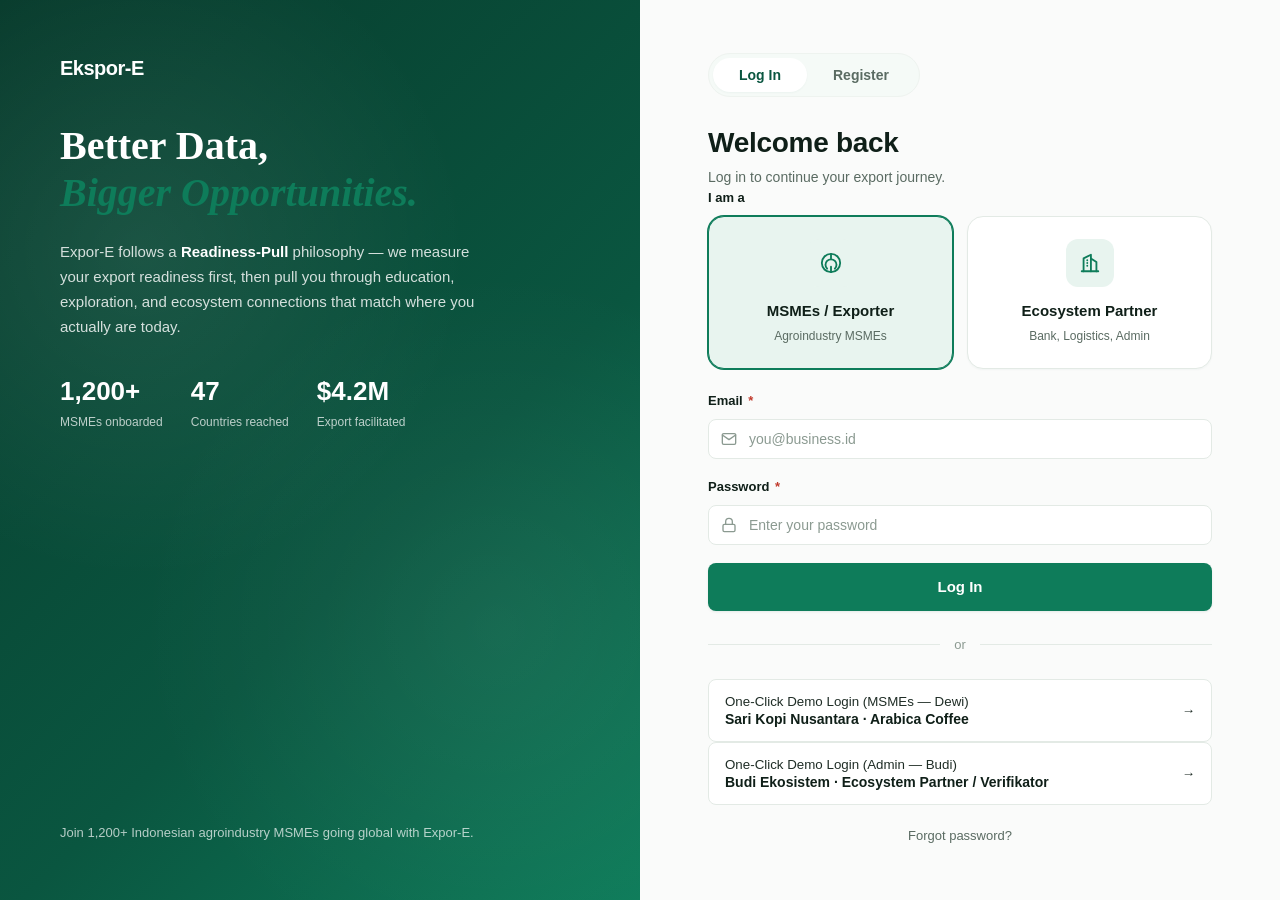
<file: readiness.html>
<!DOCTYPE html>
<html lang="en">
<head>
<meta charset="UTF-8">
<meta name="viewport" content="width=device-width, initial-scale=1.0">
<title>Expor-E — Export Readiness</title>
<meta name="description" content="Assess your export readiness across product quality, documentation, certification, market knowledge and digital readiness — and get a personalized improvement plan.">
<link rel="stylesheet" href="style.css">
</head>
<body>

<div class="app-shell">

  <!-- ============== SIDEBAR ============== -->
  <aside class="app-sidebar">
    <div class="sidebar-brand">
      <a href="dashboard.html" class="brand">
        <div class="brand-name">Ekspor-E</div>
      </a>
    </div>

    <div class="sidebar-user">
      <div class="sidebar-user-info">
        <div class="sidebar-user-name" data-user-name>Dewi</div>
        <div class="sidebar-user-role" data-user-role>MSMEs / Exporter</div>
      </div>
    </div>

    <div class="sidebar-nav-section">Main Menu</div>
    <a href="dashboard.html" class="sidebar-link">
      <span class="lbl">Dashboard</span>
    </a>
    <div class="sidebar-dropdown open">
      <button type="button" class="sidebar-link active sidebar-dropdown-toggle" onclick="ExporE.toggleSidebarDropdown(this)">
        <span class="lbl">My Readiness</span>
        <svg class="sidebar-chevron" width="14" height="14" viewBox="0 0 24 24" fill="none" stroke="currentColor" stroke-width="2.5" stroke-linecap="round" stroke-linejoin="round"><polyline points="6 9 12 15 18 9"/></svg>
      </button>
      <div class="sidebar-dropdown-menu">
        <a href="readiness.html" class="sidebar-sublink active" data-sublink="assessment" onclick="event.preventDefault(); switchReadinessTab('assessment');">Assessment</a>
        <a href="readiness.html#plan" class="sidebar-sublink" data-sublink="plan" onclick="event.preventDefault(); switchReadinessTab('plan');">Improvement Plan</a>
      </div>
    </div>
    <a href="education.html" class="sidebar-link">
      <span class="lbl">Education</span>
    </a>
    <a href="markets.html" class="sidebar-link">
      <span class="lbl">Explore Markets</span>
    </a>
    <a href="ecosystem.html" class="sidebar-link">
      <span class="lbl">Ecosystem</span>
    </a>
    <a href="my-export.html" class="sidebar-link">
      <span class="lbl">My Export</span>
    </a>
    <a href="sustainability.html" class="sidebar-link">
      <span class="lbl">Sustainability</span>
    </a>
    <a href="my-business.html" class="sidebar-link">
      <span class="lbl">My Business</span>
    </a>

    <div class="sidebar-footer">
      <button class="sidebar-link" onclick="ExporE.logout()" style="width:100%">
        <span class="lbl">Logout</span>
      </button>
    </div>
  </aside>
    <div class="sidebar-overlay" onclick="ExporE.closeSidebar()"></div>
  <!-- ============== MAIN ============== -->
  <main class="app-main">

    <!-- App Header -->
    <header class="app-header">
      <button class="sidebar-toggle" onclick="ExporE.toggleSidebar()" aria-label="Open sidebar">
        <svg width="22" height="22" viewBox="0 0 24 24" fill="none" stroke="currentColor" stroke-width="2.5" stroke-linecap="round"><line x1="3" y1="6" x2="21" y2="6"/><line x1="3" y1="12" x2="21" y2="12"/><line x1="3" y1="18" x2="21" y2="18"/></svg>
      </button>
      <div>
        <h1>Export Readiness Assessment</h1>
        <p class="sub">Understand where you stand and what to improve next.</p>
      </div>
      <div class="app-header-actions">
        <button class="bell-btn" aria-label="Notifications" onclick="ExporE.showToast('You have 1 new notification.', 'info')">
          <svg width="18" height="18" viewBox="0 0 24 24" fill="none" stroke="currentColor" stroke-width="2" stroke-linecap="round" stroke-linejoin="round"><path d="M18 8A6 6 0 0 0 6 8c0 7-3 9-3 9h18s-3-2-3-9"/><path d="M13.73 21a2 2 0 0 1-3.46 0"/></svg>
          <span class="dot"></span>
        </button>
      </div>
    </header>

    <div class="app-content">

    <!-- Tabs -->
    <div data-tab-group="readiness">
      <div class="tabs mb-24">
        <button class="tab-btn active" data-tab="assessment" onclick="switchReadinessTab('assessment')">Assessment</button>
        <button class="tab-btn" data-tab="plan" onclick="switchReadinessTab('plan')">Improvement Plan</button>
      </div>

      <!-- ============== TAB: ASSESSMENT ============== -->
      <div class="tab-content active" data-tab-content="assessment">
        <div class="grid grid-2" style="align-items:start;">

          <!-- LEFT: Donut + Breakdown + Detailed Table -->
          <div class="flex flex-col gap-24">

            <div class="card card-pad">
              <div class="text-center mb-24">
                <div class="donut donut-lg" id="readiness-donut" style="--p:64;">
                  <div class="donut-inner">
                    <div class="donut-num">64<span class="pct">%</span></div>
                    <div class="donut-lbl">Export Ready</div>
                  </div>
                </div>
                <p id="readiness-score-label" class="fw-600 mt-16" style="color:var(--emerald-dark);">64% Export Readiness (Good Progress)</p>
              </div>

              <h3 class="mb-16">Readiness Breakdown</h3>

              <div data-readiness-breakdown="product">
                <div class="progress-row">
                  <span class="lbl">Product Readiness</span>
                  <span class="val">82%</span>
                </div>
                <div class="progress mb-16"><div class="progress-bar" style="width:82%"></div></div>
              </div>

              <div data-readiness-breakdown="documentation">
                <div class="progress-row">
                  <span class="lbl">Documentation</span>
                  <span class="val">55%</span>
                </div>
                <div class="progress mb-16"><div class="progress-bar" style="width:55%"></div></div>
              </div>

              <div data-readiness-breakdown="certification">
                <div class="progress-row">
                  <span class="lbl">Certification</span>
                  <span class="val">48%</span>
                </div>
                <div class="progress mb-16"><div class="progress-bar" style="width:48%"></div></div>
              </div>

              <div data-readiness-breakdown="market">
                <div class="progress-row">
                  <span class="lbl">Market Readiness</span>
                  <span class="val">70%</span>
                </div>
                <div class="progress mb-16"><div class="progress-bar" style="width:70%"></div></div>
              </div>

              <div data-readiness-breakdown="digital">
                <div class="progress-row">
                  <span class="lbl">Digital Readiness</span>
                  <span class="val">65%</span>
                </div>
                <div class="progress"><div class="progress-bar" style="width:65%"></div></div>
              </div>
            </div>

            <!-- Detailed Table -->
            <div class="card">
              <div class="card-pad-sm" style="padding:20px 24px 12px;">
                <h3>Detailed Assessment</h3>
                <p class="text-muted fs-13" style="margin-top:4px;">Granular view across 7 export-readiness dimensions.</p>
              </div>
              <div class="table-wrap" style="border:none; box-shadow:none;">
                <table class="data-table">
                  <thead>
                    <tr>
                      <th>Area</th>
                      <th>Your Score</th>
                      <th>Status</th>
                      <th>Recommendation</th>
                    </tr>
                  </thead>
                  <tbody id="readiness-detailed-table"></tbody>
                </table>
              </div>
            </div>

          </div>

          <!-- RIGHT COLUMN -->
          <div class="flex flex-col gap-24">

            <!-- Mint celebration card -->
            <div class="card card-mint card-pad">
              <div class="flex gap-16 items-center" style="align-items:flex-start;">
                <div style="font-size:36px; line-height:1;"></div>
                <div>
                  <h3 style="margin-bottom:6px;">You're on the right track!</h3>
                  <p class="fs-14" style="color:var(--emerald-dark);">You've completed <strong>64%</strong> of your export readiness. With HACCP and proper documentation, you'll unlock premium markets like Japan and Germany.</p>
                </div>
              </div>
            </div>

            <!-- 3 Priorities -->
            <div class="card card-pad">
              <h3 class="mb-16">3 Priorities to Improve Your Readiness</h3>

              <div class="next-step-card" style="cursor:default; margin-bottom:12px;">
                <div class="next-step-num" style="color:#fff;"><svg width="18" height="18" viewBox="0 0 24 24" fill="none" stroke="currentColor" stroke-width="2.5" stroke-linecap="round" stroke-linejoin="round"><path d="M12 22s8-4 8-10V5l-8-3-8 3v7c0 6 8 10 8 10z"/><polyline points="9 12 11 14 15 10"/></svg></div>
                <div class="next-step-info">
                  <div class="next-step-title">Complete HACCP requirement</div>
                  <div class="next-step-sub">Critical for food export markets</div>
                </div>
                <span class="badge badge-danger">Critical</span>
              </div>

              <div class="next-step-card" style="cursor:default; margin-bottom:12px;">
                <div class="next-step-num" style="color:#fff;"><svg width="18" height="18" viewBox="0 0 24 24" fill="none" stroke="currentColor" stroke-width="2.5" stroke-linecap="round" stroke-linejoin="round"><path d="M4 19.5A2.5 2.5 0 0 1 6.5 17H20"/><path d="M6.5 2H20v20H6.5A2.5 2.5 0 0 1 4 19.5v-15A2.5 2.5 0 0 1 6.5 2z"/></svg></div>
                <div class="next-step-info">
                  <div class="next-step-title">Learn SPS requirements</div>
                  <div class="next-step-sub">Sanitary & Phytosanitary Standards · 15 min module</div>
                </div>
                <span class="badge badge-warning">15 min</span>
              </div>

              <div class="next-step-card" style="cursor:default;">
                <div class="next-step-num" style="color:#fff;"><svg width="18" height="18" viewBox="0 0 24 24" fill="none" stroke="currentColor" stroke-width="2.5" stroke-linecap="round" stroke-linejoin="round"><path d="M14 2H6a2 2 0 0 0-2 2v16a2 2 0 0 0 2 2h12a2 2 0 0 0 2-2V8z"/><polyline points="14 2 14 8 20 8"/></svg></div>
                <div class="next-step-info">
                  <div class="next-step-title">Prepare Export Documentation</div>
                  <div class="next-step-sub">Commercial Invoice, Packing List, Certificate of Origin (COO)</div>
                </div>
                <span class="badge badge-warning">Templates</span>
              </div>
            </div>

            <!-- Need help -->
            <div class="card card-pad">
              <h3 class="mb-8">Need help to improve?</h3>
              <p class="text-muted fs-14 mb-16">Get personalized guidance from export experts and learning resources.</p>
              <div class="flex gap-12" style="flex-wrap:wrap;">
                <a href="education.html" class="btn btn-primary">Go to Education →</a>
                <button class="btn btn-outline" onclick="ExporE.openModal('expert-modal')">Talk to Expert</button>
              </div>
            </div>

          </div>

        </div>
      </div>

      <!-- ============== TAB: IMPROVEMENT PLAN ============== -->
      <div class="tab-content" data-tab-content="plan">
        <div class="card card-pad">
          <div class="flex justify-between items-center mb-24" style="flex-wrap:wrap; gap:12px;">
            <div>
              <h3>Your 4-Week Improvement Plan</h3>
              <p class="text-muted fs-13" style="margin-top:4px;">A clear, week-by-week roadmap to lift your readiness from 64% → 80%+.</p>
            </div>
            <span class="badge badge-info" data-plan-overall-badge>Overall progress 17%</span>
          </div>

          <div class="progress progress-lg mb-32" data-plan-overall-bar><div class="progress-bar" style="width:17%"></div></div>

          <div class="grid grid-2" style="gap:20px;">

            <!-- Week 1 -->
            <div class="card card-pad" style="border:1px solid var(--border);" data-plan-week="1">
              <div class="flex justify-between items-center mb-16">
                <div class="flex gap-12 items-center">
                  <div class="next-step-num">1</div>
                  <div>
                    <div class="fw-700">Week 1</div>
                    <div class="text-muted fs-12">HACCP & Compliance Foundations · <span data-plan-week-count>2 of 3 completed</span></div>
                  </div>
                </div>
                <span class="badge badge-warning" data-plan-week-badge>In Progress</span>
              </div>
              <div class="progress mb-16" data-plan-week-bar><div class="progress-bar warning" style="width:67%"></div></div>
              <div class="flex flex-col gap-8">
                <label class="form-check checked" style="cursor:pointer;">
                  <input type="checkbox" data-plan-task="w1_t1" checked onchange="ExporE.togglePlanTask('w1_t1', this.checked)">
                  <div>
                    <div class="form-check-label">HACCP gap analysis</div>
                    <div class="form-check-sub">Identify missing control points</div>
                  </div>
                </label>
                <label class="form-check checked" style="cursor:pointer;">
                  <input type="checkbox" data-plan-task="w1_t2" checked onchange="ExporE.togglePlanTask('w1_t2', this.checked)">
                  <div>
                    <div class="form-check-label">Start HACCP fundamentals module</div>
                    <div class="form-check-sub">Education · 2h</div>
                  </div>
                </label>
                <label class="form-check" style="cursor:pointer;">
                  <input type="checkbox" data-plan-task="w1_t3" onchange="ExporE.togglePlanTask('w1_t3', this.checked)">
                  <div>
                    <div class="form-check-label">Schedule HACCP auditor visit</div>
                    <div class="form-check-sub">Local certification body</div>
                  </div>
                </label>
              </div>
            </div>

            <!-- Week 2 -->
            <div class="card card-pad" style="border:1px solid var(--border);" data-plan-week="2">
              <div class="flex justify-between items-center mb-16">
                <div class="flex gap-12 items-center">
                  <div class="next-step-num">2</div>
                  <div>
                    <div class="fw-700">Week 2</div>
                    <div class="text-muted fs-12">Documentation & SPS · <span data-plan-week-count>0 of 3 completed</span></div>
                  </div>
                </div>
                <span class="badge badge-muted" data-plan-week-badge>Not Started</span>
              </div>
              <div class="progress mb-16" data-plan-week-bar><div class="progress-bar" style="width:0%"></div></div>
              <div class="flex flex-col gap-8">
                <label class="form-check" style="cursor:pointer;">
                  <input type="checkbox" data-plan-task="w2_t1" onchange="ExporE.togglePlanTask('w2_t1', this.checked)">
                  <div>
                    <div class="form-check-label">Download export document templates</div>
                    <div class="form-check-sub">Commercial Invoice, Packing List, COO</div>
                  </div>
                </label>
                <label class="form-check" style="cursor:pointer;">
                  <input type="checkbox" data-plan-task="w2_t2" onchange="ExporE.togglePlanTask('w2_t2', this.checked)">
                  <div>
                    <div class="form-check-label">Complete SPS requirements module</div>
                    <div class="form-check-sub">Education · 1h 45m</div>
                  </div>
                </label>
                <label class="form-check" style="cursor:pointer;">
                  <input type="checkbox" data-plan-task="w2_t3" onchange="ExporE.togglePlanTask('w2_t3', this.checked)">
                  <div>
                    <div class="form-check-label">Draft first Commercial Invoice sample</div>
                    <div class="form-check-sub">Use real product data</div>
                  </div>
                </label>
              </div>
            </div>

            <!-- Week 3 -->
            <div class="card card-pad" style="border:1px solid var(--border);" data-plan-week="3">
              <div class="flex justify-between items-center mb-16">
                <div class="flex gap-12 items-center">
                  <div class="next-step-num">3</div>
                  <div>
                    <div class="fw-700">Week 3</div>
                    <div class="text-muted fs-12">Market & Buyer Outreach · <span data-plan-week-count>0 of 3 completed</span></div>
                  </div>
                </div>
                <span class="badge badge-muted" data-plan-week-badge>Not Started</span>
              </div>
              <div class="progress mb-16" data-plan-week-bar><div class="progress-bar" style="width:0%"></div></div>
              <div class="flex flex-col gap-8">
                <label class="form-check" style="cursor:pointer;">
                  <input type="checkbox" data-plan-task="w3_t1" onchange="ExporE.togglePlanTask('w3_t1', this.checked)">
                  <div>
                    <div class="form-check-label">Deep-dive Japan market research</div>
                    <div class="form-check-sub">Consumer trends, pricing, SPS rules</div>
                  </div>
                </label>
                <label class="form-check" style="cursor:pointer;">
                  <input type="checkbox" data-plan-task="w3_t2" onchange="ExporE.togglePlanTask('w3_t2', this.checked)">
                  <div>
                    <div class="form-check-label">Shortlist 5 potential buyers</div>
                    <div class="form-check-sub">Use Ecosystem partner directory</div>
                  </div>
                </label>
                <label class="form-check" style="cursor:pointer;">
                  <input type="checkbox" data-plan-task="w3_t3" onchange="ExporE.togglePlanTask('w3_t3', this.checked)">
                  <div>
                    <div class="form-check-label">Send first outreach email</div>
                    <div class="form-check-sub">Include product sample offer</div>
                  </div>
                </label>
              </div>
            </div>

            <!-- Week 4 -->
            <div class="card card-pad" style="border:1px solid var(--border);" data-plan-week="4">
              <div class="flex justify-between items-center mb-16">
                <div class="flex gap-12 items-center">
                  <div class="next-step-num">4</div>
                  <div>
                    <div class="fw-700">Week 4</div>
                    <div class="text-muted fs-12">Certification & Logistics · <span data-plan-week-count>0 of 3 completed</span></div>
                  </div>
                </div>
                <span class="badge badge-muted" data-plan-week-badge>Not Started</span>
              </div>
              <div class="progress mb-16" data-plan-week-bar><div class="progress-bar" style="width:0%"></div></div>
              <div class="flex flex-col gap-8">
                <label class="form-check" style="cursor:pointer;">
                  <input type="checkbox" data-plan-task="w4_t1" onchange="ExporE.togglePlanTask('w4_t1', this.checked)">
                  <div>
                    <div class="form-check-label">Submit HACCP certification application</div>
                    <div class="form-check-sub">With all supporting documents</div>
                  </div>
                </label>
                <label class="form-check" style="cursor:pointer;">
                  <input type="checkbox" data-plan-task="w4_t2" onchange="ExporE.togglePlanTask('w4_t2', this.checked)">
                  <div>
                    <div class="form-check-label">Sign logistics partner for Japan route</div>
                    <div class="form-check-sub">Freight forwarder with coffee experience</div>
                  </div>
                </label>
                <label class="form-check" style="cursor:pointer;">
                  <input type="checkbox" data-plan-task="w4_t3" onchange="ExporE.togglePlanTask('w4_t3', this.checked)">
                  <div>
                    <div class="form-check-label">Prepare first export shipment plan</div>
                    <div class="form-check-sub">Timeline, costs, Incoterms</div>
                  </div>
                </label>
              </div>
            </div>

          </div>

          <div class="notice-banner mt-24">
            <span class="ic"><svg viewBox="0 0 24 24" fill="none" stroke="currentColor" stroke-width="2" stroke-linecap="round" stroke-linejoin="round"><path d="M9 18h6"/><path d="M10 22h4"/><path d="M12 2a7 7 0 0 0-4 12.7c.5.4.8 1 .9 1.6h6.2c.1-.6.4-1.2.9-1.6A7 7 0 0 0 12 2Z"/></svg></span>
            <span>Estimated completion: <strong>4 weeks</strong>. Re-assess at the end of Week 4 to measure your progress.</span>
          </div>
        </div>
      </div>

    </div>

    </div> <!-- /.app-content -->
  </main>
</div>

<!-- ============== EXPERT MODAL ============== -->
<div class="modal-overlay" id="expert-modal">
  <div class="modal">
    <div class="modal-header">
      <div>
        <div class="modal-title">Talk to an Export Expert</div>
        <div class="modal-subtitle">Schedule a free 30-minute consultation with a certified export advisor.</div>
      </div>
      <button class="modal-close" onclick="ExporE.closeModal('expert-modal')" aria-label="Close">×</button>
    </div>
    <div class="modal-body">
      <div class="form-group">
        <label class="form-label">Your Name <span class="req">*</span></label>
        <input class="form-control" type="text" placeholder="Dewi" required>
      </div>
      <div class="form-group">
        <label class="form-label">Business Name <span class="req">*</span></label>
        <input class="form-control" type="text" placeholder="Sari Kopi Nusantara" required>
      </div>
      <div class="form-group">
        <label class="form-label">Commodity</label>
        <select class="form-control">
          <option>Arabica Coffee</option>
          <option>Robusta Coffee</option>
          <option>Coconut Sugar</option>
          <option>Palm Oil</option>
          <option>Pepper (Black)</option>
          <option>Green Tea</option>
          <option>Handicraft</option>
        </select>
      </div>
      <div class="form-group">
        <label class="form-label">Your Question <span class="req">*</span></label>
        <textarea class="form-control" placeholder="e.g. What documents do I need to ship Arabica Coffee to Japan?" required></textarea>
      </div>
    </div>
    <div class="modal-footer">
      <button class="btn btn-ghost" onclick="ExporE.closeModal('expert-modal')">Cancel</button>
      <button class="btn btn-primary" onclick="ExporE.showToast('Expert call scheduled! We will contact you within 24 hours.', 'success'); ExporE.closeModal('expert-modal');">Schedule Call</button>
    </div>
  </div>
</div>

<script src="script.js?v=2.0"></script>
<script>
  ExporE.requireAuth(['MSMEs']);

  // Helper: switch readiness tab + update sub-link active state + sync URL hash
  function switchReadinessTab(tab) {
    ExporE.switchTab('readiness', tab);
    document.querySelectorAll('[data-sublink]').forEach(function(el) {
      el.classList.toggle('active', el.getAttribute('data-sublink') === tab);
    });
    if (tab === 'plan') {
      history.replaceState(null, '', '#plan');
    } else {
      history.replaceState(null, '', window.location.pathname);
    }
  }
  window.switchReadinessTab = switchReadinessTab;

  // Backup listener: if hash changes via browser back/forward, switch tab too
  window.addEventListener('hashchange', function() {
    var tab = window.location.hash === '#plan' ? 'plan' : 'assessment';
    ExporE.switchTab('readiness', tab);
    document.querySelectorAll('[data-sublink]').forEach(function(el) {
      el.classList.toggle('active', el.getAttribute('data-sublink') === tab);
    });
  });

  // Deep-link: open "Improvement Plan" tab if hash is #plan on initial load
  if (window.location.hash === '#plan') {
    ExporE.switchTab('readiness', 'plan');
    document.querySelectorAll('[data-sublink]').forEach(function(el) {
      el.classList.toggle('active', el.getAttribute('data-sublink') === 'plan');
    });
  }
  ExporE.pageInit('readiness');
</script>
</body>
</html>
</file>
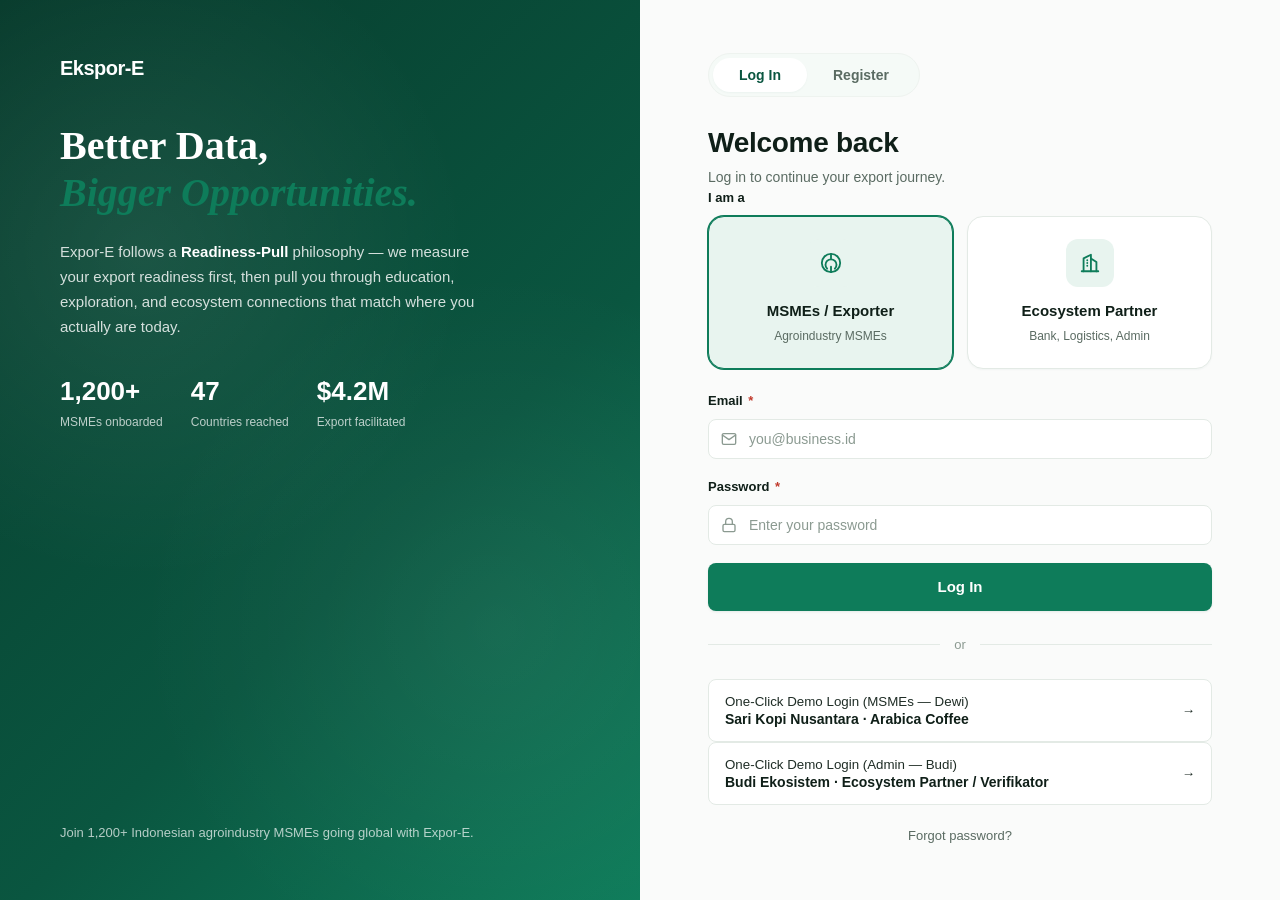
<file: sustainability.html>
<!DOCTYPE html>
<html lang="en">
<head>
  <meta charset="UTF-8">
  <meta name="viewport" content="width=device-width, initial-scale=1.0">
  <title>Expor-E — Sustainability &amp; ESG</title>
  <meta name="description" content="Track your environmental, social, and governance readiness for premium export markets like EU, Japan, and UK.">
  <link rel="stylesheet" href="style.css">
</head>
<body>
  <div class="app-shell">
    <!-- =================== SIDEBAR =================== -->
    <aside class="app-sidebar">
      <div class="sidebar-brand">
        <a href="dashboard.html" class="brand">
          <div class="brand-name">Ekspor-E</div>
        </a>
      </div>

      <div class="sidebar-user">
        <div class="sidebar-user-info">
          <div class="sidebar-user-name" data-user-name>Dewi</div>
          <div class="sidebar-user-role" data-user-role>MSMEs / Exporter</div>
        </div>
      </div>

      <div class="sidebar-nav-section">Main</div>
      <a href="dashboard.html" class="sidebar-link">
        <span class="lbl">Dashboard</span>
      </a>
      <div class="sidebar-dropdown">
        <button type="button" class="sidebar-link sidebar-dropdown-toggle" onclick="ExporE.toggleSidebarDropdown(this)">
          <span class="lbl">My Readiness</span>
          <svg class="sidebar-chevron" width="14" height="14" viewBox="0 0 24 24" fill="none" stroke="currentColor" stroke-width="2.5" stroke-linecap="round" stroke-linejoin="round"><polyline points="6 9 12 15 18 9"/></svg>
        </button>
        <div class="sidebar-dropdown-menu">
          <a href="readiness.html" class="sidebar-sublink">Assessment</a>
          <a href="readiness.html#plan" class="sidebar-sublink">Improvement Plan</a>
        </div>
      </div>
      <a href="education.html" class="sidebar-link">
        <span class="lbl">Education</span>
      </a>
      <a href="markets.html" class="sidebar-link">
        <span class="lbl">Explore Markets</span>
      </a>
      <a href="ecosystem.html" class="sidebar-link">
        <span class="lbl">Ecosystem</span>
      </a>
      <a href="my-export.html" class="sidebar-link">
        <span class="lbl">My Export</span>
      </a>
      <a href="sustainability.html" class="sidebar-link active">
        <span class="lbl">Sustainability</span>
      </a>
      <a href="my-business.html" class="sidebar-link">
        <span class="lbl">My Business</span>
      </a>

      <div class="sidebar-footer">
        <a href="#" onclick="ExporE.logout(); return false;" class="sidebar-link">
          <span class="lbl">Logout</span>
        </a>
      </div>
    </aside>
    <div class="sidebar-overlay" onclick="ExporE.closeSidebar()"></div>
    <!-- =================== MAIN =================== -->
    <main class="app-main">
      <header class="app-header">
      <button class="sidebar-toggle" onclick="ExporE.toggleSidebar()" aria-label="Open sidebar">
        <svg width="22" height="22" viewBox="0 0 24 24" fill="none" stroke="currentColor" stroke-width="2.5" stroke-linecap="round"><line x1="3" y1="6" x2="21" y2="6"/><line x1="3" y1="12" x2="21" y2="12"/><line x1="3" y1="18" x2="21" y2="18"/></svg>
      </button>
        <div>
          <h1>Sustainability &amp; ESG Profile</h1>
          <div class="sub">Track your environmental, social, and governance readiness for premium markets.</div>
        </div>
        <div class="app-header-actions">
          <button class="bell-btn" aria-label="Notifications" onclick="ExporE.showToast('You have 1 new notification.', 'info')">
            <svg width="18" height="18" viewBox="0 0 24 24" fill="none" stroke="currentColor" stroke-width="2" stroke-linecap="round" stroke-linejoin="round"><path d="M18 8A6 6 0 0 0 6 8c0 7-3 9-3 9h18s-3-2-3-9"/><path d="M13.73 21a2 2 0 0 1-3.46 0"/></svg>
            <span class="dot"></span>
          </button>
        </div>
      </header>

      <div class="app-content">

      <!-- Notice banner -->
      <div class="notice-banner mb-24">
        <span class="ic"><svg viewBox="0 0 24 24" fill="none" stroke="currentColor" stroke-width="2" stroke-linecap="round" stroke-linejoin="round"><path d="M9 18h6"/><path d="M10 22h4"/><path d="M12 2a7 7 0 0 0-4 12.7c.5.4.8 1 .9 1.6h6.2c.1-.6.4-1.2.9-1.6A7 7 0 0 0 12 2Z"/></svg></span>
        <span><strong>Tip:</strong> Click any checklist item to cycle its status. Your score updates instantly.</span>
      </div>

      <!-- Main grid: content + right sidebar -->
      <div class="grid" style="grid-template-columns: minmax(0, 1fr) 320px; gap: 24px; align-items: start;">

        <!-- ===== MAIN COLUMN ===== -->
        <section>

          <!-- Sustainability Score Card -->
          <div class="card card-pad-lg mb-24">
            <div class="flex items-center justify-between mb-16">
              <div>
                <h2 class="fs-20">Sustainability Score</h2>
                <p class="fs-13 text-muted mt-8">Based on 5 key sustainability indicators and your ESG documentation progress.</p>
              </div>
              <span class="badge badge-success" id="sustain-tier">Good Progress</span>
            </div>
            <div class="donut donut-lg" id="sustain-donut" style="--p: 68;">
              <div class="donut-inner">
                <div class="donut-num">68<span class="pct">%</span></div>
                <div class="donut-lbl">Sustainability Score</div>
              </div>
            </div>
            <div id="sustain-score-text" class="fs-18 fw-700 text-emerald text-center mt-16">68% Sustainability Score</div>
          </div>

          <!-- Sustainability Progress -->
          <div class="card card-pad mb-24">
            <h3 class="mb-8">Your Sustainability Progress</h3>
            <p class="fs-13 text-muted mb-16">Click items to update status — your score will recalculate automatically.</p>

            <div class="sustain-item completed" data-sustain-item="s1" onclick="ExporE.toggleSustain('s1')">
              <div class="sustain-check"></div>
              <div class="sustain-info">
                <div class="sustain-title">Use of sustainable farming practices</div>
                <div class="sustain-sub">Eco-friendly cultivation methods</div>
              </div>
              <span class="sustain-status completed">completed</span>
            </div>

            <div class="sustain-item completed" data-sustain-item="s2" onclick="ExporE.toggleSustain('s2')">
              <div class="sustain-check"></div>
              <div class="sustain-info">
                <div class="sustain-title">Traceability of raw materials</div>
                <div class="sustain-sub">Farm-to-batch tracking system</div>
              </div>
              <span class="sustain-status completed">completed</span>
            </div>

            <div class="sustain-item in-progress" data-sustain-item="s3" onclick="ExporE.toggleSustain('s3')">
              <div class="sustain-check">◐</div>
              <div class="sustain-info">
                <div class="sustain-title">Environmental certification (Fair Trade / Rainforest Alliance)</div>
                <div class="sustain-sub">Third-party verified sustainability</div>
              </div>
              <span class="sustain-status in-progress">in progress</span>
            </div>

            <div class="sustain-item in-progress" data-sustain-item="s4" onclick="ExporE.toggleSustain('s4')">
              <div class="sustain-check">◐</div>
              <div class="sustain-info">
                <div class="sustain-title">Supplier code of conduct</div>
                <div class="sustain-sub">Defined ethical sourcing standards</div>
              </div>
              <span class="sustain-status in-progress">in progress</span>
            </div>

            <div class="sustain-item not-started" data-sustain-item="s5" onclick="ExporE.toggleSustain('s5')">
              <div class="sustain-check"></div>
              <div class="sustain-info">
                <div class="sustain-title">ESG reporting framework</div>
                <div class="sustain-sub">Annual environmental &amp; social disclosure</div>
              </div>
              <span class="sustain-status not-started">not started</span>
            </div>
          </div>

          <!-- Compliance & Certifications -->
          <div class="card card-pad">
            <h3 class="mb-8">Compliance &amp; Certifications</h3>
            <p class="fs-13 text-muted mb-16">Track sustainability-relevant certifications for premium market access.</p>

            <div class="table-wrap">
              <table class="data-table">
                <thead>
                  <tr>
                    <th>Certification / Framework</th>
                    <th>Status</th>
                    <th>Action</th>
                  </tr>
                </thead>
                <tbody>
                  <tr>
                    <td class="cell-strong">CBAM (EU Carbon Border Adjustment Mechanism)</td>
                    <td><span class="badge badge-muted">Not Started</span></td>
                    <td><button class="btn btn-sm btn-ghost" onclick="ExporE.showToast('CBAM Guide opening soon.', 'success')">Learn More</button></td>
                  </tr>
                  <tr>
                    <td class="cell-strong">Rainforest Alliance</td>
                    <td><span class="badge badge-warning">In Progress</span></td>
                    <td><button class="btn btn-sm btn-ghost" onclick="ExporE.showToast('Rainforest Alliance application tracker opened.', 'success')">Learn More</button></td>
                  </tr>
                  <tr>
                    <td class="cell-strong">Fair Trade USA</td>
                    <td><span class="badge badge-muted">Not Started</span></td>
                    <td><button class="btn btn-sm btn-ghost" onclick="ExporE.showToast('Fair Trade USA guide opening soon.', 'success')">Learn More</button></td>
                  </tr>
                  <tr>
                    <td class="cell-strong">ISO 14001 (Environmental Management)</td>
                    <td><span class="badge badge-info">Considering</span></td>
                    <td><button class="btn btn-sm btn-ghost" onclick="ExporE.showToast('ISO 14001 readiness check started.', 'success')">Learn More</button></td>
                  </tr>
                  <tr>
                    <td class="cell-strong">B Corp Certification</td>
                    <td><span class="badge badge-gold">Future Goal</span></td>
                    <td><button class="btn btn-sm btn-ghost" onclick="ExporE.showToast('B Corp roadmap saved to resources.', 'success')">Learn More</button></td>
                  </tr>
                </tbody>
              </table>
            </div>
          </div>

        </section>

        <!-- ===== RIGHT SIDEBAR ===== -->
        <aside>

          <!-- Key Indicators -->
          <div class="card card-pad mb-24">
            <h3 class="mb-16">Key Indicators</h3>
            <div style="display: flex; flex-direction: column; gap: 18px;">

              <div data-sustain-indicator="0">
                <div class="progress-row">
                  <span class="lbl">Raw Material Traceability</span>
                  <span class="val ind-score">80%</span>
                </div>
                <div class="progress">
                  <div class="progress-bar" style="width: 80%;"></div>
                </div>
              </div>

              <div data-sustain-indicator="1">
                <div class="progress-row">
                  <span class="lbl">Environmental Certification</span>
                  <span class="val ind-score">60%</span>
                </div>
                <div class="progress">
                  <div class="progress-bar warning" style="width: 60%;"></div>
                </div>
              </div>

              <div data-sustain-indicator="2">
                <div class="progress-row">
                  <span class="lbl">Supplier Transparency</span>
                  <span class="val ind-score">70%</span>
                </div>
                <div class="progress">
                  <div class="progress-bar" style="width: 70%;"></div>
                </div>
              </div>

              <div data-sustain-indicator="3">
                <div class="progress-row">
                  <span class="lbl">ESG Documentation</span>
                  <span class="val ind-score">50%</span>
                </div>
                <div class="progress">
                  <div class="progress-bar warning" style="width: 50%;"></div>
                </div>
              </div>

            </div>
          </div>

          <!-- Why ESG matters -->
          <div class="card card-mint card-pad mb-24">
            <div class="fs-28 mb-8"></div>
            <h4 class="fs-16 mb-8">Why ESG matters</h4>
            <p class="fs-13">Premium markets like EU, Japan, and UK increasingly require ESG documentation and traceability. Higher scores unlock better buyer terms and pricing.</p>
          </div>

          <!-- Quick Wins -->
          <div class="card card-pad mb-24">
            <h3 class="mb-16">Quick Wins</h3>
            <div style="display: flex; flex-direction: column; gap: 12px;">
              <div class="flex items-center gap-12" style="padding: 12px; background: var(--mint-bg); border-radius: 8px; cursor: pointer;" onclick="ExporE.showToast('ESG template downloaded.', 'success')">
                
                <div>
                  <div class="fw-700 fs-13">Complete ESG reporting template</div>
                  <div class="fs-12 text-muted">15 min</div>
                </div>
              </div>
              <div class="flex items-center gap-12" style="padding: 12px; background: var(--mint-bg); border-radius: 8px; cursor: pointer;" onclick="ExporE.showToast('Rainforest Alliance application started.', 'success')">
                
                <div>
                  <div class="fw-700 fs-13">Apply for Rainforest Alliance cert</div>
                  <div class="fs-12 text-muted">~45 min · 4 weeks processing</div>
                </div>
              </div>
              <div class="flex items-center gap-12" style="padding: 12px; background: var(--mint-bg); border-radius: 8px; cursor: pointer;" onclick="ExporE.showToast('Transparency dashboard provisioned.', 'success')">
               
                <div>
                  <div class="fw-700 fs-13">Set up supplier transparency dashboard</div>
                  <div class="fs-12 text-muted">~60 min setup</div>
                </div>
              </div>
            </div>
          </div>

          <!-- Resources -->
          <div class="card card-pad">
            <h3 class="mb-16">Resources</h3>
            <div style="display: flex; flex-direction: column; gap: 12px;">
              <a href="#" class="flex items-center justify-between fs-13" onclick="ExporE.showToast('CBAM Guide 2026 opening soon.', 'success'); return false;">
                <span>CBAM Guide 2026</span>
                <span class="text-emerald">→</span>
              </a>
              <div class="divider" style="margin: 0;"></div>
              <a href="#" class="flex items-center justify-between fs-13" onclick="ExporE.showToast('ESG Reporting Template downloaded.', 'success'); return false;">
                <span>ESG Reporting Template</span>
                <span class="text-emerald">→</span>
              </a>
              <div class="divider" style="margin: 0;"></div>
              <a href="#" class="flex items-center justify-between fs-13" onclick="ExporE.showToast('Sustainable Sourcing Handbook downloaded.', 'success'); return false;">
                <span>Sustainable Sourcing Handbook</span>
                <span class="text-emerald">→</span>
              </a>
            </div>
          </div>
        </aside>
      </div>
      </div> <!-- /.app-content -->
    </main>
  </div>

  <!-- =================== SCRIPTS =================== -->
  <script src="script.js"></script>
  <script>
    ExporE.requireAuth(['MSMEs']);
    ExporE.pageInit('sustainability');
  </script>
</body>
</html>
</file>
<file: style.css>
/* ============================================
   EXPOR-E — Clean Modern Design System
   3E Digital Trade Framework · 2026 Revision
   No emoticons · Inline SVG icons · Responsive
   ============================================ */

/* ---------- 1. ROOT TOKENS ---------- */
:root {
  /* Brand palette - refined emerald */
  --emerald: #0E7C5A;
  --emerald-dark: #0A5640;
  --emerald-deep: #073B2C;
  --emerald-light: #1A9D74;
  --mint-soft: #E8F4EF;
  --mint-bg: #F5FAF7;
  --mint-deep: #D4EAE0;

  /* Neutrals */
  --white: #FFFFFF;
  --bg: #FAFBFA;
  --surface: #FFFFFF;
  --text-dark: #0F1F18;
  --text: #1F2D26;
  --muted: #5A6B62;
  --muted-light: #8B9A91;
  --border: #E3EAE5;
  --border-soft: #EEF3EF;

  /* Semantic */
  --danger: #C0392B;
  --danger-bg: #FBEAE7;
  --warning: #C77C1E;
  --warning-bg: #FBF1E3;
  --info: #2D6FA8;
  --info-bg: #E8F0F8;
  --gold: #B8860B;
  --gold-bg: #F8F1DD;

  /* Shadows - soft and modern */
  --shadow-xs: 0 1px 2px rgba(10, 86, 64, 0.04);
  --shadow-sm: 0 1px 3px rgba(10, 86, 64, 0.06), 0 1px 2px rgba(10, 86, 64, 0.04);
  --shadow: 0 4px 12px rgba(10, 86, 64, 0.07), 0 1px 3px rgba(10, 86, 64, 0.05);
  --shadow-md: 0 8px 24px rgba(10, 86, 64, 0.10), 0 2px 6px rgba(10, 86, 64, 0.05);
  --shadow-lg: 0 18px 48px rgba(10, 86, 64, 0.14), 0 4px 12px rgba(10, 86, 64, 0.06);
  --shadow-emerald: 0 12px 32px rgba(14, 124, 90, 0.22);

  /* Radius */
  --radius-xs: 6px;
  --radius-sm: 8px;
  --radius: 12px;
  --radius-md: 16px;
  --radius-lg: 20px;
  --radius-xl: 28px;
  --radius-pill: 999px;

  /* Typography */
  --font-sans: -apple-system, BlinkMacSystemFont, "Segoe UI", "Inter", Roboto, "Helvetica Neue", Arial, sans-serif;
  --font-serif: "Playfair Display", "Times New Roman", Georgia, serif;
  --font-mono: "SF Mono", "JetBrains Mono", Menlo, Consolas, monospace;

  /* Motion */
  --ease: cubic-bezier(0.4, 0, 0.2, 1);
  --ease-out: cubic-bezier(0.16, 1, 0.3, 1);
  --transition: 0.2s var(--ease);

  /* Layout */
  --nav-h: 68px;
  --sidebar-w: 260px;
  --sidebar-w-collapse: 78px;
}

/* ---------- 2. RESET & BASE ---------- */
*, *::before, *::after { box-sizing: border-box; margin: 0; padding: 0; }
html {
  scroll-behavior: smooth;
  -webkit-text-size-adjust: 100%;
  overflow-x: hidden;
  width: 100%;
  max-width: 100vw;
}
body {
  font-family: var(--font-sans);
  color: var(--text);
  background: var(--bg);
  line-height: 1.6;
  font-size: 15px;
  -webkit-font-smoothing: antialiased;
  -moz-osx-font-smoothing: grayscale;
  overflow-x: hidden;
  width: 100%;
  max-width: 100vw;
}
img, video, iframe { max-width: 100%; display: block; }
img { height: auto; }
a { color: var(--emerald); text-decoration: none; transition: color var(--transition); }
a:hover { color: var(--emerald-dark); }
button { font-family: inherit; cursor: pointer; border: none; background: none; color: inherit; }
ul, ol { list-style: none; }
input, select, textarea { font-family: inherit; font-size: inherit; color: inherit; }
h1, h2, h3, h4, h5 { line-height: 1.25; color: var(--text-dark); font-weight: 700; letter-spacing: -0.01em; }
h1 { font-size: clamp(28px, 4vw, 44px); }
h2 { font-size: clamp(24px, 3vw, 32px); }
h3 { font-size: 20px; }
h4 { font-size: 17px; }
::selection { background: var(--emerald); color: var(--white); }
:focus-visible { outline: 2px solid var(--emerald); outline-offset: 2px; border-radius: 4px; }

/* ---------- 2.5 OVERFLOW PROTECTION ---------- */
.app-shell, .app-main, .app-sidebar, .container, .nav-inner,
.hero-inner, .footer-grid, .auth-page, .onboard-page {
  max-width: 100vw; overflow-x: hidden;
}
.card, .card-pad, .card-pad-sm, .card-pad-lg, .card-feature,
.kpi-card, .stat-card, .market-card, .partner-card, .module-card,
.next-step-card, .admin-stat-card, .sustain-item, .lesson-row,
.commodity-card, .role-card, .form-check, .ai-panel, .market-reco-card,
.tracking-event, .route-map, .notice-banner, .toast {
  min-width: 0; max-width: 100%; box-sizing: border-box;
}
.grid > *, .grid-2 > *, .grid-3 > *, .grid-4 > *,
.kpi-grid > *, .stats-grid > *, .footer-grid > *,
.flex > *, .flex-col > * { min-width: 0; box-sizing: border-box; }
.table-wrap, div[class*="table"] {
  width: 100%; max-width: 100%; overflow-x: auto;
  -webkit-overflow-scrolling: touch; box-sizing: border-box;
}
table { max-width: 100%; box-sizing: border-box; }
.stepper, .onboard-stepper {
  overflow-x: auto; max-width: 100%; -webkit-overflow-scrolling: touch;
  box-sizing: border-box; scrollbar-width: thin;
}
@media (min-width: 768px) {
  .stepper {
    overflow-x: visible;
    overflow-y: visible;
  }
}
.progress, .progress-row, .next-step-progress, .module-progress {
  max-width: 100%; box-sizing: border-box;
}

/* ---------- 3. LAYOUT HELPERS ---------- */
.container { width: 100%; max-width: 1240px; margin: 0 auto; padding: 0 24px; }
.container-narrow { max-width: 980px; }
.container-inner { max-width: 520px; margin: 0 auto; width: 100%; padding: 0 8px; }
.section { padding: 80px 0; }
.section-sm { padding: 48px 0; }
.flex { display: flex; }
.flex-col { display: flex; flex-direction: column; }
.items-center { align-items: center; }
.items-start { align-items: flex-start; }
.items-end { align-items: flex-end; }
.justify-between { justify-content: space-between; }
.justify-center { justify-content: center; }
.justify-end { justify-content: flex-end; }
.flex-wrap { flex-wrap: wrap; }
.gap-4 { gap: 4px; } .gap-6 { gap: 6px; } .gap-8 { gap: 8px; } .gap-12 { gap: 12px; }
.gap-16 { gap: 16px; } .gap-20 { gap: 20px; } .gap-24 { gap: 24px; } .gap-32 { gap: 32px; }
.grid { display: grid; gap: 24px; }
.grid-2 { grid-template-columns: repeat(2, 1fr); }
.grid-3 { grid-template-columns: repeat(3, 1fr); }
.grid-4 { grid-template-columns: repeat(4, 1fr); }
.text-center { text-align: center; }
.text-right { text-align: right; }
.text-left { text-align: left; }
.text-muted { color: var(--muted); }
.text-emerald { color: var(--emerald); }
.text-white { color: var(--white); }
.text-danger { color: var(--danger); }
.text-warning { color: var(--warning); }
.fw-400 { font-weight: 400; } .fw-500 { font-weight: 500; } .fw-600 { font-weight: 600; }
.fw-700 { font-weight: 700; } .fw-800 { font-weight: 800; }
.fs-11 { font-size: 11px; } .fs-12 { font-size: 12px; } .fs-13 { font-size: 13px; }
.fs-14 { font-size: 14px; } .fs-15 { font-size: 15px; } .fs-16 { font-size: 16px; }
.fs-18 { font-size: 18px; } .fs-20 { font-size: 20px; } .fs-24 { font-size: 24px; }
.fs-32 { font-size: 32px; } .fs-40 { font-size: 40px; }
.mt-4 { margin-top: 4px; } .mt-8 { margin-top: 8px; } .mt-12 { margin-top: 12px; }
.mt-16 { margin-top: 16px; } .mt-20 { margin-top: 20px; } .mt-24 { margin-top: 24px; }
.mt-32 { margin-top: 32px; } .mt-48 { margin-top: 48px; }
.mb-8 { margin-bottom: 8px; } .mb-12 { margin-bottom: 12px; } .mb-16 { margin-bottom: 16px; }
.mb-20 { margin-bottom: 20px; } .mb-24 { margin-bottom: 24px; } .mb-32 { margin-bottom: 32px; }
.hidden { display: none !important; }
.full { width: 100%; }
.relative { position: relative; }
.accent { color: var(--emerald); font-style: italic; font-family: var(--font-serif); }
.text-center .accent { display: inline; }
.divider { height: 1px; background: var(--border); margin: 20px 0; }
.divider-text {
  display: flex; align-items: center; gap: 14px; margin: 24px 0;
  color: var(--muted-light); font-size: 13px; font-weight: 500;
}
.divider-text::before, .divider-text::after {
  content: ''; flex: 1; height: 1px; background: var(--border);
}

/* ---------- 4. SVG ICON SYSTEM ---------- */
.ic-svg {
  display: inline-flex;
  align-items: center;
  justify-content: center;
  flex-shrink: 0;
}
.ic-svg svg { width: 18px; height: 18px; display: block; }
.ic-svg.lg svg { width: 22px; height: 22px; }
.ic-svg.sm svg { width: 15px; height: 15px; }
.ic-svg.xl svg { width: 28px; height: 28px; }

/* Reusable square icon container for cards/tiles */
.icon-tile {
  width: 44px; height: 44px;
  display: inline-flex; align-items: center; justify-content: center;
  border-radius: var(--radius-sm);
  background: var(--mint-soft);
  color: var(--emerald);
  flex-shrink: 0;
}
.icon-tile.lg { width: 56px; height: 56px; border-radius: var(--radius); }
.icon-tile.sm { width: 34px; height: 34px; }
.icon-tile.emerald { background: var(--emerald); color: var(--white); }
.icon-tile.gold { background: var(--gold-bg); color: var(--gold); }
.icon-tile.info { background: var(--info-bg); color: var(--info); }
.icon-tile.warning { background: var(--warning-bg); color: var(--warning); }
.icon-tile.danger { background: var(--danger-bg); color: var(--danger); }
.icon-tile.muted { background: #EEF2EF; color: var(--muted); }
.icon-tile.outline { background: transparent; border: 1.5px solid var(--border); color: var(--muted); }
.icon-tile svg { width: 20px; height: 20px; }

/* ---------- 5. BUTTONS ---------- */
.btn {
  display: inline-flex; align-items: center; justify-content: center; gap: 8px;
  padding: 11px 20px;
  border-radius: var(--radius-sm);
  font-size: 14px; font-weight: 600; line-height: 1.2;
  border: 1.5px solid transparent;
  cursor: pointer; text-decoration: none;
  transition: all var(--transition);
  white-space: nowrap; user-select: none;
  -webkit-tap-highlight-color: transparent;
}
.btn svg { width: 16px; height: 16px; }
.btn-sm { padding: 8px 14px; font-size: 13px; }
.btn-lg { padding: 14px 26px; font-size: 15px; }
.btn-block { width: 100%; }
.btn-primary {
  background: var(--emerald); color: var(--white);
  box-shadow: var(--shadow-sm);
}
.btn-primary:hover { background: var(--emerald-dark); color: var(--white); transform: translateY(-1px); box-shadow: var(--shadow-md); }
.btn-ghost {
  background: transparent; color: var(--text);
  border-color: var(--border);
}
.btn-ghost:hover { background: var(--mint-bg); border-color: var(--mint-deep); color: var(--text); }
.btn-outline {
  background: transparent; color: var(--emerald);
  border-color: var(--emerald);
}
.btn-outline:hover { background: var(--emerald); color: var(--white); }
.btn-white {
  background: var(--white); color: var(--emerald-dark);
  box-shadow: var(--shadow-sm);
}
.btn-white:hover { transform: translateY(-1px); box-shadow: var(--shadow-md); color: var(--emerald-dark); }
.btn-light {
  background: rgba(255,255,255,0.14); color: var(--white);
  border-color: rgba(255,255,255,0.24);
  backdrop-filter: blur(6px);
}
.btn-light:hover { background: rgba(255,255,255,0.24); color: var(--white); }
.btn-danger { background: var(--danger); color: var(--white); }
.btn-danger:hover { background: #a52e22; }
.btn-warning { background: var(--warning); color: var(--white); }
.btn:disabled, .btn[disabled] { opacity: 0.5; cursor: not-allowed; pointer-events: none; }

/* ---------- 6. FORMS ---------- */
.form-group { margin-bottom: 18px; }
.form-label {
  display: block; font-size: 13px; font-weight: 600; color: var(--text-dark);
  margin-bottom: 7px;
}
.form-label .req { color: var(--danger); margin-left: 2px; }
.form-control {
  width: 100%; padding: 11px 14px;
  font-size: 14px; color: var(--text);
  background: var(--white);
  border: 1.5px solid var(--border);
  border-radius: var(--radius-sm);
  transition: all var(--transition);
  font-family: inherit;
}
.form-control::placeholder { color: var(--muted-light); }
.form-control:hover { border-color: var(--mint-deep); }
.form-control:focus {
  outline: none; border-color: var(--emerald);
  box-shadow: 0 0 0 3px rgba(14, 124, 90, 0.12);
}
textarea.form-control { resize: vertical; min-height: 88px; line-height: 1.5; }
select.form-control {
  appearance: none; -webkit-appearance: none;
  background-image: url("data:image/svg+xml;utf8,<svg xmlns='http://www.w3.org/2000/svg' width='14' height='14' viewBox='0 0 24 24' fill='none' stroke='%235A6B62' stroke-width='2.5' stroke-linecap='round' stroke-linejoin='round'><polyline points='6 9 12 15 18 9'/></svg>");
  background-repeat: no-repeat;
  background-position: right 14px center;
  padding-right: 40px;
}
.form-hint { font-size: 12px; color: var(--muted); margin-top: 6px; line-height: 1.4; }
.form-row {
  display: grid; grid-template-columns: 1fr 1fr; gap: 16px;
}
.form-row-3 { display: grid; grid-template-columns: 1fr 1fr 1fr; gap: 16px; }
.input-icon { position: relative; }
.input-icon .ic {
  position: absolute; left: 13px; top: 50%; transform: translateY(-50%);
  color: var(--muted-light); pointer-events: none;
  display: inline-flex; align-items: center;
}
.input-icon .ic svg { width: 16px; height: 16px; }
.input-icon .form-control { padding-left: 40px; }
.input-icon .ic.text {
  font-size: 13px; font-weight: 600; color: var(--muted);
}

/* Form check (radio/checkbox cards) */
.form-check {
  display: flex; align-items: flex-start; gap: 10px;
  padding: 12px 14px;
  border: 1.5px solid var(--border);
  border-radius: var(--radius-sm);
  cursor: pointer; transition: all var(--transition);
  background: var(--white);
  position: relative;
}
.form-check:hover { border-color: var(--mint-deep); background: var(--mint-bg); }
.form-check input[type="radio"],
.form-check input[type="checkbox"] {
  margin-top: 2px; accent-color: var(--emerald);
  width: 16px; height: 16px; cursor: pointer; flex-shrink: 0;
}
.form-check > span { flex: 1; min-width: 0; }
.form-check-label { font-weight: 600; font-size: 14px; color: var(--text-dark); display: block; }
.form-check-sub { font-size: 12px; color: var(--muted); margin-top: 2px; display: block; }
.form-check.checked,
.form-check:has(input:checked) {
  border-color: var(--emerald);
  background: var(--mint-soft);
  box-shadow: 0 0 0 1px var(--emerald);
}
.flex-col.gap-8 { display: flex; flex-direction: column; gap: 8px; }

/* ---------- 7. CARDS ---------- */
/* Scroll reveal / staggered entrance (slow-motion cinematic glide) */
.reveal-card {
  opacity: 0;
  transform: translateY(44px);
  transition: opacity 1.05s cubic-bezier(0.16, 1, 0.3, 1),
              transform 1.05s cubic-bezier(0.16, 1, 0.3, 1),
              box-shadow 0.28s cubic-bezier(0.16, 1, 0.3, 1),
              border-color 0.28s cubic-bezier(0.16, 1, 0.3, 1);
  will-change: opacity, transform;
}
.reveal-card.revealed {
  opacity: 1;
  transform: translateY(0);
}
@media (prefers-reduced-motion: reduce) {
  .reveal-card {
    opacity: 1 !important;
    transform: none !important;
    transition: none !important;
  }
}

.card {
  background: var(--surface);
  border: 1px solid var(--border);
  border-radius: var(--radius-md);
  box-shadow: var(--shadow-xs);
  overflow: hidden;
  transition: transform 0.28s cubic-bezier(0.16, 1, 0.3, 1),
              box-shadow 0.28s cubic-bezier(0.16, 1, 0.3, 1),
              border-color 0.28s cubic-bezier(0.16, 1, 0.3, 1);
}
.card:hover {
  transform: translateY(-5px);
  border-color: var(--mint-deep);
  box-shadow: 0 14px 32px rgba(10, 86, 64, 0.10), 0 2px 6px rgba(10, 86, 64, 0.04);
}
.card:hover .icon-tile {
  transform: scale(1.08);
  transition: transform 0.28s cubic-bezier(0.16, 1, 0.3, 1);
}
.card-pad { padding: 24px; }
.card-pad-sm { padding: 16px; }
.card-pad-lg { padding: 30px; }
.card-mint { background: var(--mint-bg); border-color: var(--mint-deep); }
.card-emerald {
  background: linear-gradient(135deg, var(--emerald-dark) 0%, var(--emerald) 100%);
  color: var(--white); border: none;
}
.card-emerald h1, .card-emerald h2, .card-emerald h3, .card-emerald h4 { color: var(--white); }
.card-feature {
  background: var(--surface);
  border: 1px solid var(--border);
  border-radius: var(--radius-md);
  padding: 28px;
  position: relative;
  transition: transform 0.28s cubic-bezier(0.16, 1, 0.3, 1),
              box-shadow 0.28s cubic-bezier(0.16, 1, 0.3, 1),
              border-color 0.28s cubic-bezier(0.16, 1, 0.3, 1);
}
.card-feature:hover {
  border-color: var(--emerald-light);
  transform: translateY(-6px);
  box-shadow: 0 16px 36px rgba(10, 86, 64, 0.12), 0 2px 8px rgba(10, 86, 64, 0.04);
}
.card-feature:hover .card-icon {
  transform: scale(1.08);
  transition: transform 0.28s cubic-bezier(0.16, 1, 0.3, 1);
}
.card-feature .card-icon {
  width: 52px; height: 52px; border-radius: var(--radius);
  background: var(--mint-soft); color: var(--emerald);
  display: inline-flex; align-items: center; justify-content: center;
  margin-bottom: 18px;
}
.card-feature .card-icon.emerald { background: var(--emerald); color: var(--white); }
.card-feature .card-icon.gold { background: var(--gold-bg); color: var(--gold); }
.card-feature .card-num {
  position: absolute; top: 22px; right: 22px;
  font-family: var(--font-serif); font-size: 16px; font-weight: 700;
  color: var(--mint-deep); letter-spacing: 0.05em;
}
.card-feature h3 { font-size: 19px; margin-top: 4px; }

/* Generic interactive card */
.partner-card, .market-card, .module-card, .commodity-card, .role-card,
.next-step-card, .admin-stat-card, .kpi-card, .stat-card {
  background: var(--surface);
  border: 1px solid var(--border);
  border-radius: var(--radius-md);
  padding: 20px;
  transition: all var(--transition);
  display: flex; flex-direction: column;
  box-shadow: var(--shadow-xs);
}
.partner-card:hover, .market-card:hover, .commodity-card:hover,
.role-card:hover, .module-card:hover {
  border-color: var(--mint-deep);
  transform: translateY(-2px);
  box-shadow: var(--shadow-md);
}
.commodity-card { cursor: pointer; text-align: center; position: relative; }
.commodity-card .emoji {
  width: 48px; height: 48px; border-radius: var(--radius-sm);
  background: var(--mint-soft); color: var(--emerald);
  display: inline-flex; align-items: center; justify-content: center;
  margin: 0 auto 12px;
}
.commodity-card .name { font-weight: 700; font-size: 14px; color: var(--text-dark); }
.commodity-card .hs { font-size: 12px; color: var(--muted); margin-top: 4px; font-family: var(--font-mono); }
.commodity-card.active {
  border-color: var(--emerald);
  background: var(--mint-soft);
  box-shadow: 0 0 0 1px var(--emerald);
}
.commodity-card.active::after {
  content: ''; position: absolute; top: 10px; right: 10px;
  width: 8px; height: 8px; border-radius: 50%; background: var(--emerald);
}

.role-card {
  cursor: pointer; text-align: center; align-items: center;
  padding: 22px 16px;
}
.role-card .ic {
  width: 48px; height: 48px; border-radius: var(--radius);
  background: var(--mint-soft); color: var(--emerald);
  display: inline-flex; align-items: center; justify-content: center;
  margin-bottom: 12px;
}
.role-card .lbl { font-weight: 700; font-size: 15px; color: var(--text-dark); }
.role-card .sub { font-size: 12px; color: var(--muted); margin-top: 4px; }
.role-card.active {
  border-color: var(--emerald);
  background: var(--mint-soft);
  box-shadow: 0 0 0 1px var(--emerald);
}

/* Partner logo box */
.partner-logo {
  width: 46px; height: 46px;
  border-radius: var(--radius-sm);
  background: linear-gradient(135deg, var(--emerald-dark), var(--emerald));
  color: var(--white);
  font-weight: 700; font-size: 15px;
  display: inline-flex; align-items: center; justify-content: center;
  flex-shrink: 0; letter-spacing: 0.02em;
}
.partner-logo.gov {
  background: linear-gradient(135deg, #1a365d, #2c5282);
}
.partner-logo.partner {
  background: linear-gradient(135deg, #065f46, #059669);
}
.partner-logo.logistics {
  background: linear-gradient(135deg, #0e7490, #0284c7);
}
.partner-logo.finance {
  background: linear-gradient(135deg, #78350f, #b45309);
}
.partner-logo.tech {
  background: linear-gradient(135deg, #3730a3, #4f46e5);
}

/* ---------- 8. BADGES & CHIPS ---------- */
.badge {
  display: inline-flex; align-items: center; gap: 5px;
  padding: 4px 10px;
  font-size: 11.5px; font-weight: 600;
  border-radius: var(--radius-pill);
  background: #EEF2EF; color: var(--muted);
  letter-spacing: 0.01em;
}
.badge svg { width: 11px; height: 11px; }
.badge-success { background: var(--mint-soft); color: var(--emerald-dark); }
.badge-warning { background: var(--warning-bg); color: var(--warning); }
.badge-danger { background: var(--danger-bg); color: var(--danger); }
.badge-info { background: var(--info-bg); color: var(--info); }
.badge-emerald { background: var(--emerald); color: var(--white); }
.badge-muted { background: #EEF2EF; color: var(--muted); }
.badge-light { background: rgba(255,255,255,0.18); color: var(--white); border: 1px solid rgba(255,255,255,0.3); }
.badge-gold { background: var(--gold-bg); color: var(--gold); }
.active-tag { background: var(--mint-soft); color: var(--emerald); }
.chip {
  display: inline-flex; align-items: center;
  padding: 5px 11px; font-size: 12px; font-weight: 500;
  border-radius: var(--radius-pill);
  background: var(--mint-bg); color: var(--emerald-dark);
  border: 1px solid var(--mint-deep);
}
.tag-list { display: flex; flex-wrap: wrap; gap: 8px; }

/* Eyebrow label */
.eyebrow {
  display: inline-block;
  font-size: 11px; font-weight: 700;
  letter-spacing: 0.12em; text-transform: uppercase;
  color: var(--emerald);
  padding: 4px 10px;
  background: var(--mint-soft);
  border: 1px solid var(--mint-deep);
  border-radius: 4px; /* Crisp modern label, strictly avoiding badge-pill */
}

/* ---------- 9. PROGRESS BARS ---------- */
.progress {
  width: 100%; height: 8px;
  background: var(--mint-deep);
  border-radius: var(--radius-pill);
  overflow: hidden;
}
.progress-bar {
  height: 100%;
  background: var(--emerald);
  border-radius: var(--radius-pill);
  transition: width 0.6s var(--ease-out);
}
.progress-bar.warning { background: var(--warning); }
.progress-bar.danger { background: var(--danger); }
.progress-bar.gold { background: var(--gold); }
.progress-bar.info { background: var(--info); }
.progress-sm { height: 5px; }
.progress-lg { height: 12px; }
.progress-row {
  display: flex; align-items: center; justify-content: space-between;
  margin-bottom: 8px;
}
.progress-row .lbl { font-size: 13px; color: var(--muted); font-weight: 500; }
.progress-row .val { font-size: 14px; font-weight: 700; color: var(--emerald-dark); }

/* Donut */
.donut {
  width: 180px; height: 180px;
  border-radius: 50%;
  background: conic-gradient(var(--emerald) calc(var(--p,0) * 1%), var(--mint-deep) 0);
  display: flex; align-items: center; justify-content: center;
  margin: 0 auto;
}
.donut-inner {
  width: 78%; height: 78%;
  background: var(--white);
  border-radius: 50%;
  display: flex; flex-direction: column; align-items: center; justify-content: center;
  box-shadow: inset 0 2px 8px rgba(0,0,0,0.04);
}
.donut-num { font-size: 36px; font-weight: 800; color: var(--text-dark); line-height: 1; }
.donut-num .pct { font-size: 18px; color: var(--muted); }
.donut-lbl { font-size: 11px; color: var(--muted); margin-top: 6px; text-transform: uppercase; letter-spacing: 0.08em; }
.donut-lg { width: 220px; height: 220px; }

/* ---------- 10. NAVBAR (public site) ---------- */
.navbar {
  position: sticky; top: 0; z-index: 100;
  background: rgba(255,255,255,0.85);
  backdrop-filter: saturate(180%) blur(14px);
  -webkit-backdrop-filter: saturate(180%) blur(14px);
  border-bottom: 1px solid var(--border);
}
.nav-inner {
  max-width: 1240px; margin: 0 auto;
  padding: 0 24px;
  height: var(--nav-h);
  display: flex; align-items: center; gap: 24px;
}
.brand { display: inline-flex; align-items: center; text-decoration: none; }
.brand-name {
  font-weight: 800;
  font-size: 20px;
  color: var(--text-dark);
  line-height: 1.2;
  letter-spacing: -0.025em;
  white-space: nowrap;
}
.nav-menu { display: flex; align-items: center; gap: 4px; margin-left: auto; }
.nav-link {
  padding: 9px 14px;
  font-size: 14px; font-weight: 500;
  color: var(--text); border-radius: var(--radius-sm);
  transition: all var(--transition);
}
.nav-link:hover { background: var(--mint-bg); color: var(--emerald); }
.nav-actions { display: flex; align-items: center; gap: 10px; margin-left: 8px; }
.mobile-nav-toggle {
  display: none;
  width: 40px; height: 40px;
  align-items: center; justify-content: center;
  border-radius: var(--radius-sm); color: var(--text);
}
.nav-backdrop {
  display: none; position: fixed; inset: 0;
  background: rgba(10,31,24,0.4);
  backdrop-filter: blur(4px);
  z-index: 90;
}
.nav-backdrop.show { display: block; }

/* ---------- 11. HERO ---------- */
.hero {
  position: relative;
  background: var(--emerald-deep);
  color: var(--white);
  overflow: hidden;
  padding: 88px 0 100px;
}
.hero-video-bg {
  position: absolute;
  inset: 0;
  width: 100%;
  height: 100%;
  overflow: hidden;
  pointer-events: none;
  z-index: 1;
}
.hero-video {
  position: absolute;
  top: 50%;
  left: 50%;
  min-width: 100%;
  min-height: 100%;
  width: auto;
  height: auto;
  transform: translate(-50%, -50%);
  object-fit: cover;
}
.hero-video-overlay {
  position: absolute;
  inset: 0;
  background: linear-gradient(
    135deg,
    rgba(7, 59, 44, 0.86) 0%,
    rgba(10, 86, 64, 0.78) 55%,
    rgba(14, 124, 90, 0.72) 100%
  );
  backdrop-filter: blur(1.5px);
}
.hero-video-overlay::after {
  content: '';
  position: absolute;
  inset: 0;
  background-image:
    radial-gradient(circle at 18% 22%, rgba(255,255,255,0.08) 0%, transparent 40%),
    radial-gradient(circle at 88% 78%, rgba(255,255,255,0.05) 0%, transparent 45%);
}
.hero-inner {
  position: relative; z-index: 2;
  max-width: 1240px; margin: 0 auto;
  padding: 0 24px;
  display: grid; grid-template-columns: 1.1fr 0.9fr; gap: 60px;
  align-items: center;
}
.hero-badge {
  display: inline-flex; align-items: center; gap: 8px;
  padding: 5px 12px;
  background: rgba(255,255,255,0.12);
  border: 1px solid rgba(255,255,255,0.25);
  border-radius: 4px; /* Subtle minimalist border, strictly avoiding badge-pill */
  font-size: 12px; font-weight: 600; color: var(--white);
  backdrop-filter: blur(8px);
  letter-spacing: 0.02em;
}
.hero-badge-dot {
  width: 7px; height: 7px; border-radius: 50%;
  background: #5BE3A8; box-shadow: 0 0 0 4px rgba(91,227,168,0.25);
}
.hero h1 {
  color: var(--white);
  font-size: clamp(34px, 5vw, 54px);
  font-weight: 800; line-height: 1.1; letter-spacing: -0.02em;
  margin-top: 22px;
}
.hero h1 .accent { color: #8FE9BE; font-family: var(--font-serif); font-style: italic; font-weight: 700; }
.hero-sub {
  font-size: 16px; line-height: 1.7;
  color: rgba(255,255,255,0.86);
  margin-top: 20px; max-width: 540px;
}
.hero-actions { display: flex; gap: 12px; margin-top: 32px; flex-wrap: wrap; }
.hero-stats {
  display: flex; gap: 40px; margin-top: 48px; flex-wrap: wrap;
}
.hero-stat-num { font-size: 30px; font-weight: 800; color: var(--white); font-family: var(--font-serif); }
.hero-stat-label { font-size: 12px; color: rgba(255,255,255,0.7); margin-top: 4px; }
.hero-card-stack { position: relative; height: 360px; }
.hero-float-card {
  position: absolute;
  background: rgba(255,255,255,0.95);
  border: 1px solid rgba(255,255,255,0.8);
  border-radius: var(--radius-md);
  padding: 18px 20px;
  box-shadow: var(--shadow-lg);
  display: flex; align-items: center; gap: 14px;
  backdrop-filter: blur(10px);
  min-width: 220px;
  transition: box-shadow 0.28s cubic-bezier(0.16, 1, 0.3, 1),
              border-color 0.28s cubic-bezier(0.16, 1, 0.3, 1);
}
.hero-float-card:hover {
  box-shadow: 0 20px 48px rgba(10, 86, 64, 0.22);
  border-color: var(--mint-deep);
}
.hero-float-card .ic {
  width: 42px; height: 42px; border-radius: var(--radius-sm);
  background: var(--mint-soft); color: var(--emerald);
  display: inline-flex; align-items: center; justify-content: center;
  flex-shrink: 0;
}
.hero-float-card .num { font-size: 18px; font-weight: 800; color: var(--text-dark); line-height: 1; }
.hero-float-card .lbl { font-size: 12px; color: var(--muted); margin-top: 3px; }
.hero-float-card.f1 { top: 0; right: 0; animation: floatY 5s ease-in-out infinite; }
.hero-float-card.f2 { top: 130px; left: -10px; animation: floatY 5.5s ease-in-out infinite 0.4s; }
.hero-float-card.f3 { bottom: 0; right: 30px; animation: floatY 6s ease-in-out infinite 0.8s; }
@keyframes floatY { 0%,100% { transform: translateY(0); } 50% { transform: translateY(-10px); } }

/* ---------- 12. SECTION HEADS ---------- */
.section-head { text-align: center; max-width: 720px; margin: 0 auto 48px; }
.section-head h2 { margin-top: 14px; }
.section-head p { color: var(--muted); margin-top: 14px; font-size: 15px; line-height: 1.7; }

/* Stats grid (commodity) */
.stats-grid { display: grid; grid-template-columns: repeat(4, 1fr); gap: 20px; }
.stat-card {
  text-align: center;
  align-items: center;
  padding: 26px 18px;
  cursor: default;
  transition: transform 0.28s cubic-bezier(0.16, 1, 0.3, 1),
              box-shadow 0.28s cubic-bezier(0.16, 1, 0.3, 1),
              border-color 0.28s cubic-bezier(0.16, 1, 0.3, 1);
}
.stat-card:hover {
  transform: translateY(-6px);
  border-color: var(--emerald-light);
  box-shadow: 0 16px 36px rgba(10, 86, 64, 0.12), 0 2px 8px rgba(10, 86, 64, 0.04);
}
.stat-card:hover .icon-box {
  transform: scale(1.10);
  background: var(--emerald);
  color: var(--white);
  box-shadow: var(--shadow-sm);
  transition: all 0.28s cubic-bezier(0.16, 1, 0.3, 1);
}
.stat-card:hover .stat-num {
  color: var(--emerald);
  transition: color 0.28s cubic-bezier(0.16, 1, 0.3, 1);
}
.stat-card .icon-box {
  width: 56px; height: 56px; border-radius: var(--radius);
  background: var(--mint-soft); color: var(--emerald);
  display: inline-flex; align-items: center; justify-content: center;
  margin-bottom: 14px;
  transition: all 0.28s cubic-bezier(0.16, 1, 0.3, 1);
}
.stat-card .icon-box svg { width: 26px; height: 26px; }
.stat-card .stat-num {
  font-size: 26px; font-weight: 800; color: var(--text-dark); font-family: var(--font-serif);
  transition: color 0.28s cubic-bezier(0.16, 1, 0.3, 1);
}
.stat-card .stat-lbl { font-size: 13px; color: var(--muted); margin-top: 4px; }
.stat-card .stat-trend { font-size: 12px; color: var(--emerald); margin-top: 10px; font-weight: 600; }

/* ---------- 13. FOOTER ---------- */
.footer { background: var(--emerald-deep); color: rgba(255,255,255,0.82); padding: 64px 0 28px; }
.footer-grid { display: grid; grid-template-columns: 1.6fr 1fr 1fr 1fr; gap: 40px; }
.footer-brand .brand { margin-bottom: 16px; }
.footer-brand .brand-name { color: var(--white); }
.footer-brand p { font-size: 13px; line-height: 1.7; color: rgba(255,255,255,0.7); max-width: 360px; }
.footer-social { display: flex; gap: 10px; }
.footer-social a {
  width: 36px; height: 36px; border-radius: var(--radius-sm);
  background: rgba(255,255,255,0.08);
  display: inline-flex; align-items: center; justify-content: center;
  color: rgba(255,255,255,0.85);
  transition: all var(--transition);
}
.footer-social a svg { display: block; flex-shrink: 0; }
.footer-social a:hover { background: var(--emerald-light); color: var(--white); transform: translateY(-2px); }
.footer-col h4 { color: var(--white); font-size: 14px; margin-bottom: 16px; }
.footer-col ul li { margin-bottom: 10px; }
.footer-col a { color: rgba(255,255,255,0.72); font-size: 13px; }
.footer-col a:hover { color: var(--white); }
.footer-bottom {
  display: flex; justify-content: space-between; align-items: center;
  margin-top: 48px; padding-top: 24px;
  border-top: 1px solid rgba(255,255,255,0.12);
  font-size: 12px; color: rgba(255,255,255,0.6);
}

/* ---------- 14. APP SHELL (dashboard layout) ---------- */
.app-shell { display: flex; min-height: 100vh; background: var(--bg); }
.app-sidebar {
  width: var(--sidebar-w);
  background: var(--white);
  border-right: 1px solid var(--border);
  position: fixed; top: 0; left: 0; bottom: 0;
  display: flex; flex-direction: column;
  z-index: 60;
  transition: transform 0.3s var(--ease);
}
.sidebar-brand {
  padding: 20px 22px;
  display: flex; align-items: center;
  border-bottom: 1px solid var(--border-soft);
  min-height: 64px;
}
.sidebar-user {
  padding: 14px 22px;
  display: flex; align-items: center; gap: 12px;
  border-bottom: 1px solid var(--border-soft);
}
.sidebar-avatar {
  width: 40px; height: 40px; border-radius: 50%;
  background: linear-gradient(135deg, var(--emerald), var(--emerald-dark));
  color: var(--white);
  display: inline-flex; align-items: center; justify-content: center;
  font-weight: 700; font-size: 15px; flex-shrink: 0;
}
.sidebar-user-info { min-width: 0; }
.sidebar-user-name { font-weight: 700; font-size: 14px; color: var(--text-dark); }
.sidebar-user-role { font-size: 12px; color: var(--muted); }
.sidebar-nav-section {
  padding: 18px 22px 8px;
  font-size: 10px; font-weight: 700;
  letter-spacing: 0.12em; text-transform: uppercase;
  color: var(--muted-light);
}
.sidebar-link {
  display: flex; align-items: center; gap: 12px;
  padding: 11px 22px;
  font-size: 14px; font-weight: 500;
  color: var(--text); text-decoration: none;
  transition: background-color 0.28s cubic-bezier(0.16, 1, 0.3, 1),
              color 0.28s cubic-bezier(0.16, 1, 0.3, 1);
  position: relative;
}
.sidebar-link::before {
  content: ''; position: absolute; left: 0; top: 8px; bottom: 8px;
  width: 3.5px; background: var(--emerald); border-radius: 0 3px 3px 0;
  opacity: 0;
  transform: scaleY(0);
  transform-origin: center;
  transition: transform 0.25s cubic-bezier(0.16, 1, 0.3, 1), opacity 0.2s ease;
}
.sidebar-link:hover { background: var(--mint-bg); color: var(--emerald-dark); }
.sidebar-link.active {
  background: var(--mint-soft); color: var(--emerald-dark);
  font-weight: 600;
}
.sidebar-link.active::before {
  opacity: 1;
  transform: scaleY(1);
}
.sidebar-link svg { width: 18px; height: 18px; flex-shrink: 0; color: var(--muted); }
.sidebar-link.active svg, .sidebar-link:hover svg { color: var(--emerald); }
.sidebar-link .pill { margin-left: auto; }

/* Sidebar Dropdown */
.sidebar-dropdown {
  position: relative;
  width: 100%;
}
.sidebar-dropdown-toggle {
  width: 100%;
  border: none;
  background: transparent;
  text-align: left;
  cursor: pointer;
  font-family: inherit;
  justify-content: space-between;
}
.sidebar-chevron {
  width: 14px;
  height: 14px;
  flex-shrink: 0;
  margin-left: auto;
  color: var(--muted);
  transition: transform 0.25s cubic-bezier(0.16, 1, 0.3, 1), color var(--transition);
}
.sidebar-link:hover .sidebar-chevron {
  color: var(--emerald-dark);
}
.sidebar-dropdown.open .sidebar-chevron {
  transform: rotate(180deg);
  color: var(--emerald);
}
.sidebar-dropdown-menu {
  display: none;
  background: rgba(14, 124, 90, 0.035);
  border-left: 2px solid var(--mint-soft);
  margin-left: 22px;
  padding: 4px 0;
}
.sidebar-dropdown.open .sidebar-dropdown-menu {
  display: block;
  animation: slideDownSubmenu 0.22s cubic-bezier(0.16, 1, 0.3, 1);
}
@keyframes slideDownSubmenu {
  from { opacity: 0; transform: translateY(-4px); }
  to { opacity: 1; transform: translateY(0); }
}
.sidebar-sublink {
  display: flex;
  align-items: center;
  padding: 8px 18px 8px 18px;
  font-size: 13px;
  color: var(--muted);
  text-decoration: none;
  transition: all var(--transition);
  position: relative;
}
.sidebar-sublink:hover {
  color: var(--emerald-dark);
  background: var(--mint-bg);
}
.sidebar-sublink.active {
  color: var(--emerald-dark);
  font-weight: 600;
  background: var(--mint-soft);
}
.sidebar-footer { margin-top: auto; padding: 14px 12px; border-top: 1px solid var(--border-soft); }
.sidebar-overlay {
  display: none; position: fixed; inset: 0;
  background: rgba(10,31,24,0.45);
  backdrop-filter: blur(3px);
  z-index: 55;
}
.sidebar-overlay.show { display: block; }

.app-main {
  flex: 1; margin-left: var(--sidebar-w);
  padding: 0;
  min-width: 0;
}
.app-header {
  position: sticky; top: 0; z-index: 40;
  background: rgba(255,255,255,0.85);
  backdrop-filter: blur(12px);
  border-bottom: 1px solid var(--border);
  padding: 18px 32px;
  display: flex; align-items: center; gap: 16px;
}
.app-header h1 { font-size: 22px; line-height: 1.2; }
.app-header .sub { font-size: 13px; color: var(--muted); margin-top: 2px; }
.app-header-actions { margin-left: auto; display: flex; align-items: center; gap: 12px; }
.sidebar-toggle {
  display: none;
  width: 40px; height: 40px;
  align-items: center; justify-content: center;
  border-radius: var(--radius-sm); color: var(--text);
}
.bell-btn {
  position: relative;
  width: 40px; height: 40px;
  border-radius: var(--radius-sm);
  background: var(--mint-bg); color: var(--emerald-dark);
  display: inline-flex; align-items: center; justify-content: center;
  transition: all var(--transition);
}
.bell-btn:hover { background: var(--mint-soft); }
.bell-btn .dot {
  position: absolute; top: 8px; right: 9px;
  width: 8px; height: 8px; border-radius: 50%;
  background: var(--danger);
  border: 2px solid var(--white);
}
.app-content { padding: 32px 32px 64px; }
.card[id], .app-content [id] { scroll-margin-top: 96px; }

/* ---------- 15. AUTH PAGE ---------- */
.auth-page { display: grid; grid-template-columns: 1fr 1fr; min-height: 100vh; }
.auth-visual {
  background: linear-gradient(135deg, var(--emerald-deep) 0%, var(--emerald-dark) 60%, var(--emerald) 100%);
  color: var(--white);
  padding: 56px 60px;
  display: flex; flex-direction: column; justify-content: center;
  position: relative; overflow: hidden;
}
.auth-visual::before {
  content: ''; position: absolute; inset: 0;
  background:
    radial-gradient(circle at 22% 28%, rgba(255,255,255,0.08), transparent 40%),
    radial-gradient(circle at 78% 70%, rgba(255,255,255,0.05), transparent 45%);
}
.auth-visual-inner { position: relative; z-index: 2; }
.auth-quote {
  font-family: var(--font-serif);
  font-size: clamp(28px, 3.6vw, 40px);
  font-weight: 700; line-height: 1.18;
  margin-top: 40px;
}
.auth-visual-foot {
  position: relative; z-index: 2;
  margin-top: auto; padding-top: 40px;
  font-size: 13px; color: rgba(255,255,255,0.7);
}
.auth-form-side {
  display: flex; align-items: center; justify-content: center;
  padding: 48px 24px;
  background: var(--bg);
}
.auth-tabs {
  display: inline-flex; padding: 4px;
  background: var(--mint-bg); border-radius: var(--radius-pill);
  margin-bottom: 28px;
  border: 1px solid var(--border-soft);
}
.auth-tab {
  padding: 9px 26px;
  font-size: 14px; font-weight: 600;
  color: var(--muted); border-radius: var(--radius-pill);
  transition: all var(--transition);
}
.auth-tab.active { background: var(--white); color: var(--emerald-dark); box-shadow: var(--shadow-xs); }
.auth-panel { animation: fadeIn 0.3s var(--ease-out); }
.auth-title { font-size: 28px; font-weight: 800; }
.auth-sub { color: var(--muted); margin-top: 6px; font-size: 14px; }
.demo-btn {
  width: 100%;
  display: flex; align-items: center; gap: 14px;
  padding: 14px 16px;
  border: 1.5px solid var(--border);
  border-radius: var(--radius-sm);
  background: var(--white);
  transition: all var(--transition);
  text-align: left;
}
.demo-btn:hover { border-color: var(--mint-deep); background: var(--mint-bg); }
.demo-btn .info { flex: 1; min-width: 0; }
.demo-btn .info > div:first-child { font-weight: 600; font-size: 14px; color: var(--text-dark); }
.demo-btn .small { font-size: 12px; color: var(--muted); margin-top: 2px; }
@keyframes fadeIn { from { opacity: 0; transform: translateY(8px); } to { opacity: 1; transform: translateY(0); } }

/* ---------- 16. ONBOARDING ---------- */
.onboard-page { display: grid; grid-template-columns: 280px 1fr; min-height: 100vh; }
.onboard-sidebar {
  background: linear-gradient(180deg, var(--emerald-deep) 0%, var(--emerald-dark) 100%);
  color: var(--white);
  padding: 28px 22px;
  position: fixed; top: 0; left: 0; bottom: 0;
  width: 280px;
  display: flex; flex-direction: column;
  z-index: 60;
}
.onboard-sidebar .brand { margin-bottom: 36px; }
.onboard-sidebar .brand-name { color: var(--white); }
.onboard-steps { display: flex; flex-direction: column; gap: 6px; flex: 1; }
.onboard-step {
  display: flex; align-items: center; gap: 12px;
  padding: 11px 12px; border-radius: var(--radius-sm);
  cursor: pointer; transition: all var(--transition);
  color: rgba(255,255,255,0.7);
}
.onboard-step:hover { background: rgba(255,255,255,0.06); color: var(--white); }
.onboard-step.active { background: rgba(255,255,255,0.12); color: var(--white); }
.onboard-step.done { color: rgba(255,255,255,0.85); }
.onboard-step-circle {
  width: 30px; height: 30px; border-radius: 50%;
  background: rgba(255,255,255,0.1);
  border: 1.5px solid rgba(255,255,255,0.2);
  display: inline-flex; align-items: center; justify-content: center;
  font-size: 13px; font-weight: 700;
  flex-shrink: 0;
  transition: all var(--transition);
}
.onboard-step.active .onboard-step-circle {
  background: var(--white); color: var(--emerald-dark); border-color: var(--white);
}
.onboard-step.done .onboard-step-circle {
  background: var(--emerald-light); color: var(--white); border-color: var(--emerald-light);
}
.onboard-step-label { font-size: 14px; font-weight: 500; }
.onboard-sidebar-quote {
  font-family: var(--font-serif); font-size: 18px; line-height: 1.4;
  color: rgba(255,255,255,0.8);
  padding-top: 28px; border-top: 1px solid rgba(255,255,255,0.12);
}

.onboard-main {
  padding: 36px 48px 60px;
  min-width: 0;
  grid-column: 2;
}
.onboard-stepper { display: flex; align-items: center; gap: 8px; margin-bottom: 36px; padding: 12px 6px; margin-top: -6px; }
.onboard-stepper .step { display: flex; flex-direction: column; align-items: center; gap: 8px; position: relative; flex-shrink: 0; }
.onboard-stepper .step-circle {
  width: 36px; height: 36px; border-radius: 50%;
  background: var(--white); border: 1.5px solid var(--border);
  display: inline-flex; align-items: center; justify-content: center;
  font-size: 13px; font-weight: 700; color: var(--muted);
  transition: all var(--transition);
}
.onboard-stepper .step-circle.active { background: var(--emerald); color: var(--white); border-color: var(--emerald); }
.onboard-stepper .step-circle.done { background: var(--emerald-light); color: var(--white); border-color: var(--emerald-light); }
.onboard-stepper .step-label { font-size: 12px; color: var(--muted); white-space: nowrap; }
.onboard-stepper .step.active .step-label { color: var(--emerald-dark); font-weight: 600; }
.onboard-stepper .step-line { flex: 1; height: 2px; background: var(--border); min-width: 24px; }
.onboard-stepper .step-line.done { background: var(--emerald-light); }

.onboard-content { display: none; animation: fadeIn 0.3s var(--ease-out); }
.onboard-content.active { display: block; }
.onboard-content h2 { font-size: 26px; }
.onboard-content .lead { color: var(--muted); margin-top: 8px; margin-bottom: 28px; font-size: 15px; }
.onboard-actions {
  display: flex; justify-content: space-between; align-items: center;
  gap: 12px; margin-top: 36px; padding-top: 24px;
  border-top: 1px solid var(--border);
}

/* Stepper (generic horizontal) */
.stepper {
  display: flex;
  align-items: flex-start;
  gap: 8px;
  padding: 18px 12px 14px;
  margin-top: -12px;
  margin-bottom: -4px;
}
.stepper .step {
  display: flex; flex-direction: column; align-items: center; gap: 6px; flex-shrink: 0;
  cursor: pointer; transition: transform 0.2s var(--ease-out);
  padding: 0 4px;
}
.stepper .step:hover .step-circle {
  border-color: var(--emerald);
  transform: scale(1.08);
}
.stepper .step-circle {
  width: 32px; height: 32px; border-radius: 50%;
  background: var(--white); border: 1.5px solid var(--border);
  display: inline-flex; align-items: center; justify-content: center;
  font-size: 13px; font-weight: 700; color: var(--muted);
  transition: all 0.3s cubic-bezier(0.34, 1.56, 0.64, 1);
}
.stepper .step-circle.active {
  background: var(--emerald); color: var(--white); border-color: var(--emerald);
  box-shadow: 0 0 0 4px var(--mint-soft);
  animation: pulseStep 2.5s infinite ease-in-out;
}
.stepper .step-circle.done {
  background: var(--emerald-light); color: var(--white); border-color: var(--emerald-light);
}
.stepper .step.selected .step-circle {
  box-shadow: 0 0 0 3px rgba(11, 107, 74, 0.28);
}
.stepper .step-label { font-size: 11px; color: var(--muted); white-space: nowrap; transition: color 0.2s ease; }
.stepper .step.active .step-label,
.stepper .step.selected .step-label { font-weight: 700; color: var(--emerald-dark); }
.stepper .step-line { flex: 1; height: 2px; background: var(--border); min-width: 20px; margin-top: 15px; transition: background 0.4s ease; }
.stepper .step-line.done { background: var(--emerald); }
.stepper-current-label { font-size: 13px; color: var(--muted); margin-top: 10px; }
@keyframes pulseStep {
  0%, 100% { box-shadow: 0 0 0 4px var(--mint-soft); }
  50% { box-shadow: 0 0 0 8px rgba(11, 107, 74, 0.22); }
}

/* ---------- 17. DASHBOARD / KPI ---------- */
.kpi-grid { display: grid; grid-template-columns: repeat(4, 1fr); gap: 24px; margin-bottom: 24px; }
.kpi-card { padding: 24px; min-width: 0; overflow: hidden; }
.kpi-card .kpi-icon {
  width: 40px; height: 40px; border-radius: var(--radius-sm);
  background: var(--mint-soft); color: var(--emerald);
  display: inline-flex; align-items: center; justify-content: center;
  margin-bottom: 14px;
}
.kpi-card .kpi-label { font-size: 12px; color: var(--muted); font-weight: 500; }
.kpi-card .kpi-value { font-size: 26px; font-weight: 800; color: var(--text-dark); margin-top: 4px; font-family: var(--font-serif); }
.kpi-card .kpi-trend { font-size: 12px; color: var(--emerald); margin-top: 8px; font-weight: 600; }

/* ---------- 18. DATA TABLES ---------- */
.table-wrap { border-radius: var(--radius-md); overflow: hidden; border: 1px solid var(--border); background: var(--white); }
.data-table { width: 100%; border-collapse: collapse; }
.data-table thead { background: var(--mint-bg); }
.data-table th {
  text-align: left; padding: 13px 16px;
  font-size: 12px; font-weight: 700; color: var(--muted);
  letter-spacing: 0.04em; text-transform: uppercase;
  border-bottom: 1px solid var(--border);
  white-space: nowrap;
}
.data-table td {
  padding: 14px 16px; font-size: 13.5px; color: var(--text);
  border-bottom: 1px solid var(--border-soft);
  vertical-align: middle;
}
.data-table tbody tr:last-child td { border-bottom: none; }
.data-table tbody tr:hover { background: var(--mint-bg); }
.cell-strong { font-weight: 600; color: var(--text-dark); }
.cell-muted { color: var(--muted); }

/* ---------- 19. MODULE / LESSON (education) ---------- */
.module-card { padding: 0; overflow: hidden; }
.module-banner {
  height: 130px; background-size: cover; background-position: center;
  position: relative;
}
.module-banner::after {
  content: ''; position: absolute; inset: 0;
  background: linear-gradient(180deg, rgba(7,59,44,0.0) 30%, rgba(7,59,44,0.65) 100%);
}
.module-banner .duration {
  position: absolute; top: 10px; left: 10px; z-index: 2;
  background: rgba(255,255,255,0.92); color: var(--emerald-dark);
  font-size: 11px; font-weight: 700; padding: 4px 9px;
  border-radius: var(--radius-pill);
  display: inline-flex; align-items: center; gap: 4px;
}
.module-body { padding: 18px; }
.module-tag {
  display: inline-block; font-size: 11px; font-weight: 600;
  color: var(--emerald); background: var(--mint-soft);
  padding: 3px 9px; border-radius: var(--radius-pill);
  letter-spacing: 0.04em; text-transform: uppercase;
}
.module-title { font-size: 16px; font-weight: 700; color: var(--text-dark); margin-top: 10px; }
.module-desc { font-size: 13px; color: var(--muted); margin-top: 6px; line-height: 1.5; }
.module-foot {
  display: flex; align-items: center; justify-content: space-between;
  margin-top: 16px; gap: 12px;
}
.module-progress { flex: 1; }

.lesson-row {
  display: flex; align-items: center; gap: 14px;
  padding: 14px 16px;
  border: 1px solid var(--border);
  border-radius: var(--radius-sm);
  background: var(--white);
  margin-bottom: 8px;
  transition: all var(--transition);
}
.lesson-row:hover { border-color: var(--mint-deep); }
.lesson-row.done { background: var(--mint-bg); }
.lesson-icon {
  width: 36px; height: 36px; border-radius: var(--radius-sm);
  background: var(--mint-soft); color: var(--emerald);
  display: inline-flex; align-items: center; justify-content: center;
  flex-shrink: 0;
}
.lesson-row.done .lesson-icon { background: var(--emerald); color: var(--white); }
.lesson-info { flex: 1; min-width: 0; }
.lesson-title { font-weight: 600; font-size: 14px; color: var(--text-dark); }
.lesson-sub { font-size: 12px; color: var(--muted); margin-top: 2px; }
.lesson-status { font-size: 12px; color: var(--muted); font-weight: 500; }

/* Tracking timeline */
.tracking-timeline { position: relative; padding-left: 4px; }
.tracking-event {
  position: relative; padding: 0 0 22px 26px;
  border-left: 2px solid var(--border);
}
.tracking-event:last-child { border-left-color: transparent; padding-bottom: 0; }
.tracking-event::before {
  content: ''; position: absolute; left: -7px; top: 2px;
  width: 12px; height: 12px; border-radius: 50%;
  background: var(--white); border: 2px solid var(--border);
}
.tracking-event.active::before { background: var(--emerald); border-color: var(--emerald); }
.tracking-event .time { font-size: 12px; color: var(--muted); font-weight: 500; }
.tracking-event .title { font-weight: 600; font-size: 14px; color: var(--text-dark); margin-top: 3px; }
.tracking-event .place { font-size: 12px; color: var(--muted); margin-top: 2px; }

/* Next step card */
.next-step-card {
  display: flex; align-items: center; gap: 14px;
  padding: 14px 16px;
  border: 1px solid var(--border);
  border-radius: var(--radius-sm);
  background: var(--white);
  cursor: pointer; transition: all var(--transition);
}
.next-step-card:hover { border-color: var(--mint-deep); background: var(--mint-bg); }
.next-step-num {
  width: 38px; height: 38px; border-radius: var(--radius-sm);
  background: var(--mint-soft); color: var(--emerald);
  display: inline-flex; align-items: center; justify-content: center;
  flex-shrink: 0;
}
.next-step-info { flex: 1; min-width: 0; }
.next-step-title { font-weight: 600; font-size: 14px; color: var(--text-dark); }
.next-step-sub { font-size: 12px; color: var(--muted); margin-top: 2px; }
.next-step-arrow { color: var(--muted-light); font-size: 18px; }

/* Notice banner */
.notice-banner {
  display: flex; align-items: flex-start; gap: 12px;
  padding: 14px 16px;
  background: var(--mint-bg);
  border: 1px solid var(--mint-deep);
  border-radius: var(--radius-sm);
  font-size: 13px; color: var(--text);
  line-height: 1.55;
}
.notice-banner .ic {
  width: 32px; height: 32px; border-radius: var(--radius-xs);
  background: var(--emerald); color: var(--white);
  display: inline-flex; align-items: center; justify-content: center;
  flex-shrink: 0;
}
.notice-banner .ic svg { width: 16px; height: 16px; }
.notice-banner.warning { background: var(--warning-bg); border-color: #ECD3B0; }
.notice-banner.warning .ic { background: var(--warning); }
.notice-banner.info { background: var(--info-bg); border-color: #C8DBEB; }
.notice-banner.info .ic { background: var(--info); }

/* AI panel */
.ai-panel {
  background: linear-gradient(135deg, var(--emerald-dark), var(--emerald));
  color: var(--white); border-radius: var(--radius-md);
  padding: 22px;
}
.ai-icon {
  width: 44px; height: 44px; border-radius: var(--radius);
  background: rgba(255,255,255,0.16);
  border: 1px solid rgba(255,255,255,0.22);
  display: inline-flex; align-items: center; justify-content: center;
  color: var(--white); margin-bottom: 14px;
}
.ai-title { font-size: 16px; font-weight: 700; color: var(--white); }
.ai-sub { font-size: 13px; color: rgba(255,255,255,0.8); margin-top: 4px; }
.ai-result-item {
  display: flex; align-items: center; gap: 12px;
  padding: 12px 14px; margin-top: 10px;
  background: rgba(255,255,255,0.08); border-radius: var(--radius-sm);
  border: 1px solid rgba(255,255,255,0.12);
}
.ai-result-item .flag { font-size: 22px; }
.ai-result-item .flag.code-badge {
  width: 44px; height: 44px; border-radius: var(--radius-sm);
  background: rgba(255,255,255,0.14); border: 1px solid rgba(255,255,255,0.24);
  font-size: 13px; font-weight: 800; color: var(--white);
  display: inline-flex; align-items: center; justify-content: center;
  letter-spacing: 0.04em;
}
.ai-result-item .info { flex: 1; min-width: 0; }
.ai-result-item .name { font-weight: 600; font-size: 14px; color: var(--white); }
.ai-result-item .match { font-size: 12px; color: rgba(255,255,255,0.72); }
.ai-result-item .score { font-weight: 800; color: var(--white); font-family: var(--font-serif); }

/* ---------- 20. MARKETS ---------- */
.market-card { padding: 0; overflow: hidden; }
.market-card-img {
  height: 140px;
  background-size: cover;
  background-position: center;
  position: relative;
}
.market-card-img::after {
  content: ''; position: absolute; inset: 0;
  background: linear-gradient(180deg, rgba(7,59,44,0) 40%, rgba(7,59,44,0.55) 100%);
}
.market-card-flag {
  position: absolute; top: 12px; left: 12px; z-index: 2;
  background: rgba(255,255,255,0.95);
  border-radius: var(--radius-pill);
  padding: 4px 12px;
  box-shadow: var(--shadow-sm);
  display: inline-flex; align-items: center;
}
.market-card-flag .country-code {
  font-size: 12px; font-weight: 800; color: var(--emerald-dark);
  letter-spacing: 0.04em;
}
.market-card-body { padding: 18px; }
.market-card-title { font-size: 18px; font-weight: 800; color: var(--text-dark); }
.market-card-cat { font-size: 12px; color: var(--muted); margin-top: 4px; }
.market-card-stats { display: flex; gap: 18px; margin-top: 14px; }
.market-card-stat { flex: 1; }
.market-card-stat .lbl { font-size: 11px; color: var(--muted); text-transform: uppercase; letter-spacing: 0.05em; }
.market-card-stat .num { font-size: 16px; font-weight: 700; color: var(--text-dark); margin-top: 3px; }
.market-card-trend { color: var(--emerald); }
.market-card-foot {
  display: flex; align-items: center; justify-content: space-between;
  margin-top: 16px; padding-top: 14px; border-top: 1px solid var(--border);
}
.market-card h3 { margin-top: 12px; }
.market-reco-card {
  background: var(--white); border: 1px solid var(--border);
  border-radius: var(--radius-sm); padding: 16px;
  transition: all var(--transition);
}
.market-reco-card:hover { border-color: var(--mint-deep); }
.badge-done-container {
  display: inline-flex;
  align-items: center;
  gap: 6px;
  vertical-align: middle;
}

.btn-undo-badge {
  display: inline-flex;
  align-items: center;
  gap: 4px;
  background: rgba(239, 68, 68, 0.08);
  border: 1px solid rgba(239, 68, 68, 0.28);
  color: #dc2626;
  font-size: 11px;
  font-weight: 600;
  padding: 2px 8px;
  border-radius: 999px;
  cursor: pointer;
  transition: all 0.2s ease;
  line-height: 1.3;
}

.btn-undo-badge:hover {
  background: #dc2626;
  color: #ffffff;
  border-color: #dc2626;
  transform: translateY(-1px);
  box-shadow: 0 2px 6px rgba(220, 38, 38, 0.25);
}

.route-map {
  position: relative;
  border-radius: var(--radius-md);
  overflow: hidden;
  background: #ffffff;
  border: 1px solid #e2e8f0;
  box-shadow: 0 4px 20px rgba(0, 0, 0, 0.06);
  margin-bottom: 24px;
}

.route-map-header {
  display: flex;
  align-items: center;
  justify-content: space-between;
  padding: 14px 20px;
  background: #ffffff;
  border-bottom: 1px solid #f1f5f9;
  color: #0f172a;
  flex-wrap: wrap;
  gap: 10px;
}

.ais-badge {
  display: inline-flex;
  align-items: center;
  gap: 8px;
  font-size: 11px;
  font-weight: 700;
  text-transform: uppercase;
  letter-spacing: 0.08em;
  color: #059669;
  background: rgba(16, 185, 129, 0.1);
  padding: 5px 12px;
  border-radius: 999px;
  border: 1px solid rgba(16, 185, 129, 0.22);
}

.ais-dot {
  width: 8px;
  height: 8px;
  border-radius: 50%;
  background: #10b981;
  box-shadow: 0 0 0 3px rgba(16, 185, 129, 0.35);
  animation: aisDotPulse 1.8s infinite ease-in-out;
}

.route-map-ship-tag {
  display: inline-flex;
  align-items: center;
  gap: 8px;
  padding: 5px 12px;
  border-radius: var(--radius-xs);
  background: #f8fafc;
  border: 1px solid #e2e8f0;
  font-size: 12px;
  color: #334155;
  font-weight: 500;
}

.route-map-controls {
  display: flex;
  align-items: center;
  gap: 8px;
}

.map-control-btn {
  padding: 5px 12px;
  font-size: 12px;
  font-weight: 600;
  border-radius: 4px;
  background: #f1f5f9;
  border: 1px solid #cbd5e1;
  color: #334155;
  cursor: pointer;
  transition: all 0.2s ease;
}

.map-control-btn:hover {
  background: var(--emerald);
  color: #fff;
  border-color: var(--emerald);
}

.route-map-canvas-wrap {
  position: relative;
  width: 100%;
  background: #eef7fb;
  overflow: hidden;
}

.route-map-canvas-wrap svg {
  width: 100%;
  height: auto;
  display: block;
}

.route-map-footer {
  display: grid;
  grid-template-columns: repeat(4, 1fr);
  gap: 12px;
  padding: 16px 20px;
  background: #ffffff;
  border-top: 1px solid #f1f5f9;
  color: #64748b;
  font-size: 12px;
}

.route-map-footer .stat-item {
  display: flex;
  flex-direction: column;
  gap: 2px;
}

.route-map-footer .stat-item span:first-child {
  font-size: 11px;
  font-weight: 700;
  color: #64748b;
  letter-spacing: 0.05em;
}

.route-map-footer .stat-item strong {
  display: block;
  font-size: 14px;
  color: #0f172a;
  font-weight: 700;
  margin-top: 2px;
}

.sea-route-flow {
  animation: seaRouteDash 20s linear infinite;
}

@keyframes seaRouteDash {
  from { stroke-dashoffset: 200; }
  to { stroke-dashoffset: 0; }
}

@keyframes aisDotPulse {
  0%, 100% { box-shadow: 0 0 0 3px rgba(16, 185, 129, 0.35); transform: scale(1); }
  50% { box-shadow: 0 0 0 7px rgba(16, 185, 129, 0); transform: scale(1.15); }
}

@media (max-width: 768px) {
  .route-map-footer {
    grid-template-columns: 1fr 1fr;
  }
}

/* ---------- 21. READINESS ---------- */
.readiness-breakdown { display: flex; flex-direction: column; gap: 14px; }
.readiness-row { display: flex; align-items: center; gap: 14px; }
.readiness-row .lbl { width: 180px; font-size: 13px; font-weight: 500; color: var(--text); flex-shrink: 0; }
.readiness-row .progress { flex: 1; }
.readiness-row .val { width: 44px; text-align: right; font-weight: 700; font-size: 13px; color: var(--text-dark); }

/* ---------- 22. SUSTAINABILITY ---------- */
.sustain-item {
  display: flex; align-items: center; gap: 14px;
  padding: 16px; cursor: pointer;
  border: 1px solid var(--border);
  border-radius: var(--radius-sm);
  background: var(--white);
  transition: all var(--transition);
}
.sustain-item:hover { border-color: var(--mint-deep); }
.sustain-item.completed { background: var(--mint-soft); border-color: var(--emerald); }
.sustain-item.in-progress { background: var(--warning-bg); border-color: #ECD3B0; }
.sustain-status {
  font-size: 11px; font-weight: 600; padding: 3px 9px;
  border-radius: var(--radius-pill); background: #EEF2EF; color: var(--muted);
  text-transform: capitalize;
}
.sustain-item.completed .sustain-status { background: var(--emerald); color: var(--white); }
.sustain-item.in-progress .sustain-status { background: var(--warning); color: var(--white); }

/* ---------- 23. ADMIN ---------- */
.admin-stat-card { padding: 24px; }
.admin-stat-card .icon-tile { margin-bottom: 14px; }
.admin-stat-card .num { font-size: 28px; font-weight: 800; color: var(--text-dark); font-family: var(--font-serif); }
.admin-stat-card .lbl { font-size: 13px; color: var(--muted); margin-top: 4px; }

/* ---------- 23b. ADDITIONAL COMPONENT CLASSES ---------- */
/* Admin commodity progress rows — header + bar stack (not the flex 3-col .progress-row) */
.admin-stat-card .progress-row,
.card .progress-row {
  /* keep default flex behavior only when used as readiness-row style */
}
/* When a progress-row wraps a header+bar (admin commodity list), reset to block */
.grid .progress-row:has(> .flex) {
  display: block;
}
.grid .progress-row > .flex {
  display: flex; justify-content: space-between; align-items: center; gap: 12px;
}
.grid .progress-row > .flex span:first-child { flex: 0 1 auto; min-width: 0; }
.grid .progress-row > .flex span:last-child { flex-shrink: 0; white-space: nowrap; }
/* Role picker (auth) */
.role-picker { display: grid; grid-template-columns: 1fr 1fr; gap: 14px; margin-bottom: 22px; }

/* Tabs (filter rows) */
.tabs { display: flex; flex-wrap: wrap; gap: 8px; }
.tab-btn {
  padding: 8px 18px; font-size: 13.5px; font-weight: 600;
  border-radius: var(--radius-pill);
  background: var(--surface); color: var(--text-dark);
  border: 1px solid var(--border);
  cursor: pointer; transition: all 0.2s ease;
  display: inline-flex; align-items: center; justify-content: center;
}
.tab-btn:hover {
  color: var(--emerald-dark);
  border-color: var(--mint-deep);
  background: var(--mint-soft);
}
.tab-btn.active {
  background: var(--emerald);
  color: var(--white);
  border-color: var(--emerald);
  box-shadow: 0 2px 8px rgba(11, 107, 74, 0.22);
}
.tab-content { display: none; }
.tab-content.active { display: block; animation: fadeIn 0.3s var(--ease-out); }

/* Category Group */
.category-group {
  animation: fadeIn 0.3s var(--ease-out);
}

/* Partner card inner */
.partner-name { font-size: 15px; font-weight: 700; color: var(--text-dark); }
.partner-type { font-size: 12px; color: var(--muted); margin-top: 2px; }

/* KPI labels (admin/dashboard/my-business) */
.kpi-num { font-size: 26px; font-weight: 800; color: var(--text-dark); font-family: var(--font-serif); line-height: 1; }
.kpi-lbl { font-size: 12px; color: var(--muted); font-weight: 500; margin-top: 6px; }
.kpi-label { font-size: 12px; color: var(--muted); font-weight: 500; }
.kpi-value { font-size: 26px; font-weight: 800; color: var(--text-dark); margin-top: 4px; font-family: var(--font-serif); }
.kpi-trend { font-size: 12px; color: var(--emerald); margin-top: 8px; font-weight: 600; }
.kpi-icon {
  width: 40px; height: 40px; border-radius: var(--radius-sm);
  background: var(--mint-soft); color: var(--emerald);
  display: inline-flex; align-items: center; justify-content: center;
  margin-bottom: 14px;
}

/* Generic label/desc/value/up/down trend */
.label { font-size: 12px; color: var(--muted); font-weight: 500; text-transform: uppercase; letter-spacing: 0.05em; }
.value { font-size: 18px; font-weight: 700; color: var(--text-dark); }
.desc { font-size: 13px; color: var(--muted); line-height: 1.5; }
.up { color: var(--emerald); font-weight: 600; font-size: 12px; }
.down { color: var(--danger); font-weight: 600; font-size: 12px; }
.green { color: var(--emerald); }
.red { color: var(--danger); }
.blue { color: var(--info); }

/* Empty state */
.empty-state {
  text-align: center; padding: 48px 24px;
  color: var(--muted);
}
.empty-state .ic {
  width: 64px; height: 64px; border-radius: var(--radius);
  background: var(--mint-soft); color: var(--emerald);
  display: inline-flex; align-items: center; justify-content: center;
  margin: 0 auto 18px;
}
.empty-state h3 { font-size: 17px; color: var(--text-dark); margin-bottom: 6px; }
.empty-state p { font-size: 13px; }

/* Demand tag (dashboard market card) */
.demand {
  display: inline-flex; align-items: center; gap: 5px;
  font-size: 11px; font-weight: 600;
  padding: 3px 9px; border-radius: var(--radius-pill);
  background: var(--mint-soft); color: var(--emerald-dark);
}

/* mt-fuji placeholder (dashboard decorative) */
.mt-fuji { display: none; }

/* ---------- 24. MODALS ---------- */
.modal-overlay {
  position: fixed; inset: 0;
  background: rgba(7, 59, 44, 0.55);
  backdrop-filter: blur(4px);
  display: none; align-items: center; justify-content: center;
  padding: 20px; z-index: 200;
}
.modal-overlay.show { display: flex; animation: fadeIn 0.2s var(--ease-out); }
.modal {
  background: var(--white);
  border-radius: var(--radius-lg);
  width: 100%; max-width: 520px;
  max-height: 90vh; overflow: hidden;
  display: flex; flex-direction: column;
  box-shadow: var(--shadow-lg);
  animation: modalIn 0.3s var(--ease-out);
}
.modal-lg { max-width: 760px; }
@keyframes modalIn { from { opacity: 0; transform: translateY(20px) scale(0.98); } to { opacity: 1; transform: translateY(0) scale(1); } }
.modal-header {
  padding: 22px 26px;
  border-bottom: 1px solid var(--border);
  display: flex; align-items: center; justify-content: space-between; gap: 16px;
}
.modal-title { font-size: 19px; font-weight: 700; color: var(--text-dark); }
.modal-subtitle { font-size: 13px; color: var(--muted); margin-top: 3px; }
.modal-close {
  width: 34px; height: 34px; border-radius: 50%;
  background: var(--mint-bg); color: var(--muted);
  display: inline-flex; align-items: center; justify-content: center;
  font-size: 22px; line-height: 1;
  transition: all var(--transition);
  flex-shrink: 0;
}
.modal-close:hover { background: var(--danger-bg); color: var(--danger); }
.modal-body { padding: 26px; overflow-y: auto; }
.modal-footer {
  padding: 18px 26px;
  border-top: 1px solid var(--border);
  display: flex; justify-content: flex-end; gap: 10px;
  background: var(--mint-bg);
}

/* Article body (education modules) */
.article-body h4 { font-size: 16px; margin-top: 4px; }
.article-body p { color: var(--muted); font-size: 14px; line-height: 1.7; margin-bottom: 12px; }
.article-body ul { padding-left: 20px; list-style: disc; margin-bottom: 12px; }
.article-body ul li { color: var(--muted); font-size: 14px; line-height: 1.7; margin-bottom: 4px; }
.article-body .callout {
  background: var(--mint-bg); border: 1px dashed var(--emerald);
  border-radius: var(--radius-sm); padding: 14px 16px;
  margin-bottom: 16px;
}

/* ---------- 25. TOAST ---------- */
.toast {
  position: fixed; bottom: 24px; left: 50%;
  transform: translateX(-50%) translateY(100px);
  background: var(--text-dark); color: var(--white);
  padding: 13px 20px;
  border-radius: var(--radius-pill);
  font-size: 14px; font-weight: 500;
  box-shadow: var(--shadow-lg);
  z-index: 300;
  opacity: 0;
  transition: all 0.4s var(--ease-out);
  display: flex; align-items: center; gap: 10px;
  max-width: 90vw;
}
.toast.show { opacity: 1; transform: translateX(-50%) translateY(0); }
.toast.success { background: var(--emerald-dark); }
.toast.error { background: var(--danger); }
.toast.warning { background: var(--warning); }
.toast.info { background: var(--info); }
.toast .ic { width: 20px; height: 20px; border-radius: 50%; background: rgba(255,255,255,0.2); display: inline-flex; align-items: center; justify-content: center; flex-shrink: 0; }

/* ---------- 26. RESPONSIVE ---------- */
@media (max-width: 1024px) {
  .hero-inner { grid-template-columns: 1fr; gap: 40px; }
  .hero-card-stack { height: 280px; max-width: 420px; }
  .footer-grid { grid-template-columns: 1fr 1fr; gap: 32px; }
  .stats-grid { grid-template-columns: repeat(2, 1fr); }
  .kpi-grid { grid-template-columns: repeat(2, 1fr); gap: 24px; }
  .grid-4 { grid-template-columns: repeat(2, 1fr); }
  .app-main { margin-left: 0; }
  .app-sidebar {
    transform: translateX(-100%);
    box-shadow: var(--shadow-lg);
  }
  .app-sidebar.open { transform: translateX(0); }
  .sidebar-toggle { display: inline-flex; }
  .onboard-page { grid-template-columns: 1fr; }
  .onboard-sidebar { transform: translateX(-100%); }
  .onboard-sidebar.open { transform: translateX(0); }
  .onboard-main { margin-left: 0; padding: 24px 24px 48px; }
  .grid-2 { grid-template-columns: 1fr; }
  .form-row, .form-row-3 { grid-template-columns: 1fr; }
}

@media (max-width: 768px) {
  .nav-menu {
    position: fixed; top: var(--nav-h); left: 0; right: 0;
    background: var(--white);
    flex-direction: column; align-items: stretch;
    padding: 16px; gap: 4px;
    border-bottom: 1px solid var(--border);
    box-shadow: var(--shadow-md);
    transform: translateY(-120%); transition: transform 0.3s var(--ease);
    z-index: 95;
  }
  .nav-menu.open { transform: translateY(0); }
  .nav-actions { margin-left: auto; }
  .nav-actions .btn { display: none; }
  .nav-actions .btn.mobile-show { display: inline-flex; }
  .mobile-nav-toggle { display: inline-flex; }
  .section { padding: 56px 0; }
  .section-head { margin-bottom: 32px; }
  .hero { padding: 56px 0 72px; }
  .hero-stats { gap: 28px; }
  .hero-stat-num { font-size: 24px; }
  .footer-grid { grid-template-columns: 1fr; gap: 28px; }
  .footer-bottom { flex-direction: column; gap: 8px; text-align: center; }
  .stats-grid { grid-template-columns: 1fr 1fr; gap: 14px; }
  .kpi-grid { grid-template-columns: 1fr 1fr; gap: 16px; }
  .grid-3, .grid-4 { grid-template-columns: 1fr 1fr; }
  .auth-page { grid-template-columns: 1fr; }
  .auth-visual { display: none; }
  .app-header { padding: 14px 20px; }
  .app-content { padding: 20px 20px 48px; }
  .onboard-main { padding: 20px 18px 48px; }
  .onboard-stepper { gap: 4px; }
  .onboard-stepper .step-label { display: none; }
  .modal { max-width: 100%; }
  .modal-body { padding: 20px; }
  .readiness-row { flex-wrap: wrap; }
  .readiness-row .lbl { width: 100%; }
  .onboard-actions { flex-direction: column-reverse; align-items: stretch; }
  .onboard-actions .btn { width: 100%; }
}

@media (max-width: 480px) {
  .container { padding: 0 16px; }
  .grid-2, .grid-3, .grid-4 { grid-template-columns: 1fr; }
  .stats-grid, .kpi-grid { grid-template-columns: 1fr 1fr; }
  .hero-actions { flex-direction: column; align-items: stretch; }
  .hero-actions .btn { width: 100%; }
  .hero-stats { gap: 20px; }
  .card-pad { padding: 18px; }
  .card-pad-lg { padding: 22px; }
  .section { padding: 40px 0; }
}

/* Print */
@media print {
  .navbar, .app-sidebar, .footer, .sidebar-toggle, .mobile-nav-toggle { display: none; }
  .app-main { margin-left: 0; }
}
</file>
